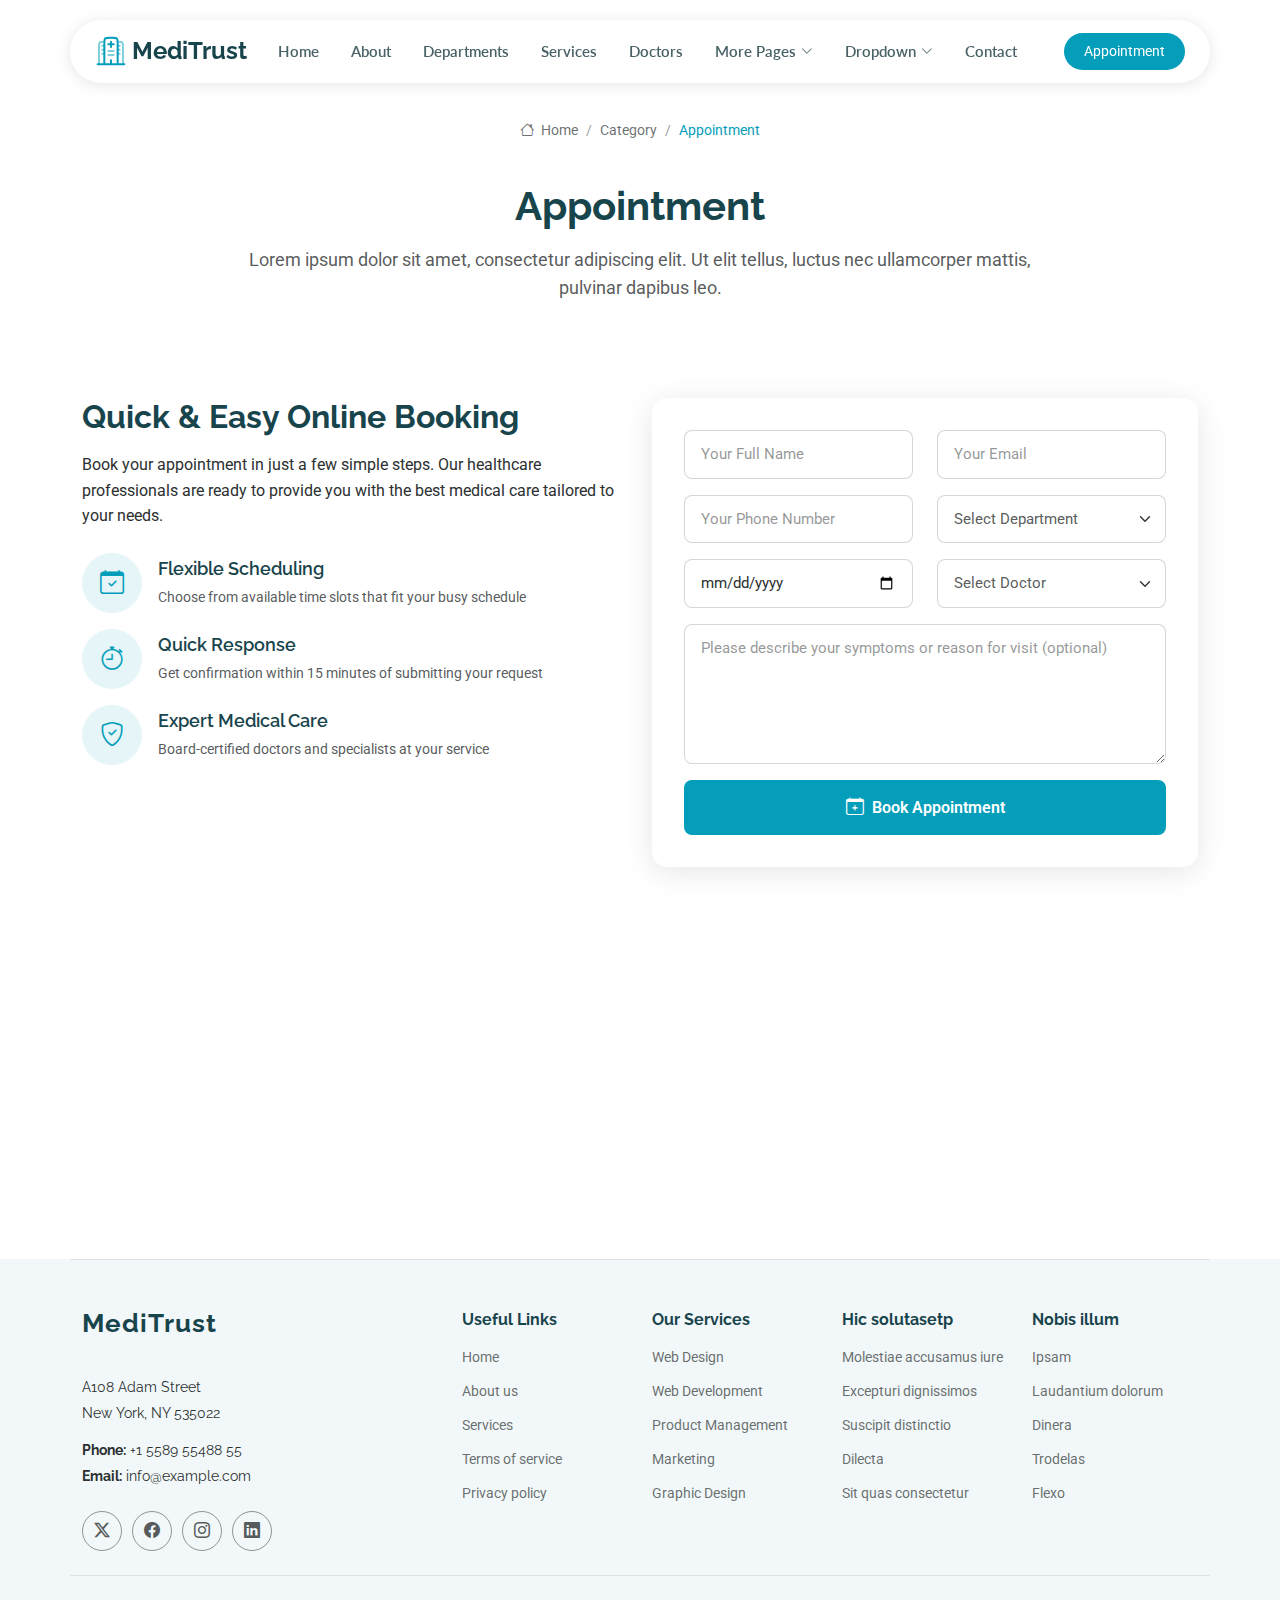
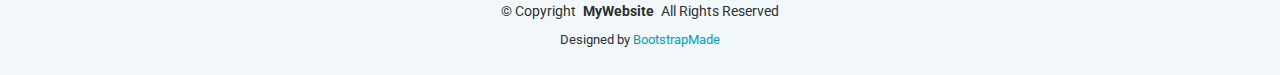
<file: MediTrust/appointment.html>
<!DOCTYPE html>
<html lang="en">

<head>
  <meta charset="utf-8">
  <meta content="width=device-width, initial-scale=1.0" name="viewport">
  <title>Appointment - MediTrust Bootstrap Template</title>
  <meta name="description" content="">
  <meta name="keywords" content="">

  <!-- Favicons -->
  <link href="assets/img/favicon.png" rel="icon">
  <link href="assets/img/apple-touch-icon.png" rel="apple-touch-icon">

  <!-- Fonts -->
  <link href="https://fonts.googleapis.com" rel="preconnect">
  <link href="https://fonts.gstatic.com" rel="preconnect" crossorigin>
  <link href="https://fonts.googleapis.com/css2?family=Roboto:ital,wght@0,100;0,300;0,400;0,500;0,700;0,900;1,100;1,300;1,400;1,500;1,700;1,900&family=Lato:ital,wght@0,100;0,300;0,400;0,700;0,900;1,100;1,300;1,400;1,700;1,900&family=Raleway:ital,wght@0,100;0,200;0,300;0,400;0,500;0,600;0,700;0,800;0,900;1,100;1,200;1,300;1,400;1,500;1,600;1,700;1,800;1,900&display=swap" rel="stylesheet">

  <!-- Vendor CSS Files -->
  <link href="assets/vendor/bootstrap/css/bootstrap.min.css" rel="stylesheet">
  <link href="assets/vendor/bootstrap-icons/bootstrap-icons.css" rel="stylesheet">
  <link href="assets/vendor/aos/aos.css" rel="stylesheet">
  <link href="assets/vendor/fontawesome-free/css/all.min.css" rel="stylesheet">
  <link href="assets/vendor/swiper/swiper-bundle.min.css" rel="stylesheet">
  <link href="assets/vendor/glightbox/css/glightbox.min.css" rel="stylesheet">

  <!-- Main CSS File -->
  <link href="assets/css/main.css" rel="stylesheet">

  <!-- =======================================================
  * Template Name: MediTrust
  * Template URL: https://bootstrapmade.com/meditrust-bootstrap-hospital-website-template/
  * Updated: Jul 04 2025 with Bootstrap v5.3.7
  * Author: BootstrapMade.com
  * License: https://bootstrapmade.com/license/
  ======================================================== -->
</head>

<body class="appointment-page">

  <header id="header" class="header d-flex align-items-center fixed-top">
    <div class="header-container container-fluid container-xl position-relative d-flex align-items-center justify-content-between">

      <a href="index.html" class="logo d-flex align-items-center me-auto me-xl-0">
        <!-- Uncomment the line below if you also wish to use an image logo -->
        <!-- <img src="assets/img/logo.webp" alt=""> -->
        <svg class="my-icon" viewBox="0 0 24 24" fill="none" xmlns="http://www.w3.org/2000/svg">
          <g id="bgCarrier" stroke-width="0"></g>
          <g id="tracerCarrier" stroke-linecap="round" stroke-linejoin="round"></g>
          <g id="iconCarrier">
            <path d="M22 22L2 22" stroke="currentColor" stroke-width="1.5" stroke-linecap="round"></path>
            <path d="M17 22V6C17 4.11438 17 3.17157 16.4142 2.58579C15.8284 2 14.8856 2 13 2H11C9.11438 2 8.17157 2 7.58579 2.58579C7 3.17157 7 4.11438 7 6V22" stroke="currentColor" stroke-width="1.5"></path>
            <path opacity="0.5" d="M21 22V8.5C21 7.09554 21 6.39331 20.6629 5.88886C20.517 5.67048 20.3295 5.48298 20.1111 5.33706C19.6067 5 18.9045 5 17.5 5" stroke="currentColor" stroke-width="1.5"></path>
            <path opacity="0.5" d="M3 22V8.5C3 7.09554 3 6.39331 3.33706 5.88886C3.48298 5.67048 3.67048 5.48298 3.88886 5.33706C4.39331 5 5.09554 5 6.5 5" stroke="currentColor" stroke-width="1.5"></path>
            <path d="M12 22V19" stroke="currentColor" stroke-width="1.5" stroke-linecap="round"></path>
            <path opacity="0.5" d="M10 12H14" stroke="currentColor" stroke-width="1.5" stroke-linecap="round"></path>
            <path opacity="0.5" d="M5.5 11H7" stroke="currentColor" stroke-width="1.5" stroke-linecap="round"></path>
            <path opacity="0.5" d="M5.5 14H7" stroke="currentColor" stroke-width="1.5" stroke-linecap="round"></path>
            <path opacity="0.5" d="M17 11H18.5" stroke="currentColor" stroke-width="1.5" stroke-linecap="round"></path>
            <path opacity="0.5" d="M17 14H18.5" stroke="currentColor" stroke-width="1.5" stroke-linecap="round"></path>
            <path opacity="0.5" d="M5.5 8H7" stroke="currentColor" stroke-width="1.5" stroke-linecap="round"></path>
            <path opacity="0.5" d="M17 8H18.5" stroke="currentColor" stroke-width="1.5" stroke-linecap="round"></path>
            <path opacity="0.5" d="M10 15H14" stroke="currentColor" stroke-width="1.5" stroke-linecap="round"></path>
            <path d="M12 9V5" stroke="currentColor" stroke-width="1.5" stroke-linecap="round" stroke-linejoin="round"></path>
            <path d="M14 7L10 7" stroke="currentColor" stroke-width="1.5" stroke-linecap="round" stroke-linejoin="round"></path>
          </g>
        </svg>

        <h1 class="sitename">MediTrust</h1>
      </a>

      <nav id="navmenu" class="navmenu">
        <ul>
          <li><a href="index.html">Home</a></li>
          <li><a href="about.html">About</a></li>
          <li><a href="departments.html">Departments</a></li>
          <li><a href="services.html">Services</a></li>
          <li><a href="doctors.html">Doctors</a></li>
          <li class="dropdown"><a href="#"><span>More Pages</span> <i class="bi bi-chevron-down toggle-dropdown"></i></a>
            <ul>
              <li><a href="department-details.html">Department Details</a></li>
              <li><a href="service-details.html">Service Details</a></li>
              <li><a href="appointment.html" class="active">Appointment</a></li>
              <li><a href="testimonials.html">Testimonials</a></li>
              <li><a href="faq.html">Frequently Asked Questions</a></li>
              <li><a href="gallery.html">Gallery</a></li>
              <li><a href="terms.html">Terms</a></li>
              <li><a href="privacy.html">Privacy</a></li>
              <li><a href="404.html">404</a></li>
            </ul>
          </li>
          <li class="dropdown"><a href="#"><span>Dropdown</span> <i class="bi bi-chevron-down toggle-dropdown"></i></a>
            <ul>
              <li><a href="#">Dropdown 1</a></li>
              <li class="dropdown"><a href="#"><span>Deep Dropdown</span> <i class="bi bi-chevron-down toggle-dropdown"></i></a>
                <ul>
                  <li><a href="#">Deep Dropdown 1</a></li>
                  <li><a href="#">Deep Dropdown 2</a></li>
                  <li><a href="#">Deep Dropdown 3</a></li>
                  <li><a href="#">Deep Dropdown 4</a></li>
                  <li><a href="#">Deep Dropdown 5</a></li>
                </ul>
              </li>
              <li><a href="#">Dropdown 2</a></li>
              <li><a href="#">Dropdown 3</a></li>
              <li><a href="#">Dropdown 4</a></li>
            </ul>
          </li>
          <li><a href="contact.html">Contact</a></li>
        </ul>
        <i class="mobile-nav-toggle d-xl-none bi bi-list"></i>
      </nav>

      <a class="btn-getstarted" href="appointment.html">Appointment</a>

    </div>
  </header>

  <main class="main">

    <!-- Page Title -->
    <div class="page-title">
      <div class="breadcrumbs">
        <nav aria-label="breadcrumb">
          <ol class="breadcrumb">
            <li class="breadcrumb-item"><a href="#"><i class="bi bi-house"></i> Home</a></li>
            <li class="breadcrumb-item"><a href="#">Category</a></li>
            <li class="breadcrumb-item active current">Appointment</li>
          </ol>
        </nav>
      </div>

      <div class="title-wrapper">
        <h1>Appointment</h1>
        <p>Lorem ipsum dolor sit amet, consectetur adipiscing elit. Ut elit tellus, luctus nec ullamcorper mattis, pulvinar dapibus leo.</p>
      </div>
    </div><!-- End Page Title -->

    <!-- Appointmnet Section -->
    <section id="appointmnet" class="appointmnet section">

      <div class="container" data-aos="fade-up" data-aos-delay="100">

        <div class="row gy-4">

          <!-- Appointment Info -->
          <div class="col-lg-6">
            <div class="appointment-info">
              <h3>Quick &amp; Easy Online Booking</h3>
              <p class="mb-4">Book your appointment in just a few simple steps. Our healthcare professionals are ready to provide you with the best medical care tailored to your needs.</p>

              <div class="info-items">
                <div class="info-item d-flex align-items-center mb-3" data-aos="fade-up" data-aos-delay="200">
                  <div class="icon-wrapper me-3">
                    <i class="bi bi-calendar-check"></i>
                  </div>
                  <div>
                    <h5>Flexible Scheduling</h5>
                    <p class="mb-0">Choose from available time slots that fit your busy schedule</p>
                  </div>
                </div><!-- End Info Item -->

                <div class="info-item d-flex align-items-center mb-3" data-aos="fade-up" data-aos-delay="250">
                  <div class="icon-wrapper me-3">
                    <i class="bi bi-stopwatch"></i>
                  </div>
                  <div>
                    <h5>Quick Response</h5>
                    <p class="mb-0">Get confirmation within 15 minutes of submitting your request</p>
                  </div>
                </div><!-- End Info Item -->

                <div class="info-item d-flex align-items-center mb-3" data-aos="fade-up" data-aos-delay="300">
                  <div class="icon-wrapper me-3">
                    <i class="bi bi-shield-check"></i>
                  </div>
                  <div>
                    <h5>Expert Medical Care</h5>
                    <p class="mb-0">Board-certified doctors and specialists at your service</p>
                  </div>
                </div><!-- End Info Item -->
              </div>

              <div class="emergency-contact mt-4" data-aos="fade-up" data-aos-delay="350">
                <div class="emergency-card p-3">
                  <h6 class="mb-2"><i class="bi bi-telephone-fill me-2"></i>Emergency Hotline</h6>
                  <p class="mb-0">Call <strong>+1 (555) 911-4567</strong> for urgent medical assistance</p>
                </div>
              </div>

            </div>
          </div><!-- End Appointment Info -->

          <!-- Appointment Form -->
          <div class="col-lg-6">
            <div class="appointment-form-wrapper" data-aos="fade-up" data-aos-delay="200">
              <form action="forms/appointment.php" method="post" class="appointment-form php-email-form">
                <div class="row gy-3">

                  <div class="col-md-6">
                    <input type="text" name="name" class="form-control" placeholder="Your Full Name" required="">
                  </div>

                  <div class="col-md-6">
                    <input type="email" name="email" class="form-control" placeholder="Your Email" required="">
                  </div>

                  <div class="col-md-6">
                    <input type="tel" name="phone" class="form-control" placeholder="Your Phone Number" required="">
                  </div>

                  <div class="col-md-6">
                    <select name="department" class="form-select" required="">
                      <option value="">Select Department</option>
                      <option value="cardiology">Cardiology</option>
                      <option value="neurology">Neurology</option>
                      <option value="orthopedics">Orthopedics</option>
                      <option value="pediatrics">Pediatrics</option>
                      <option value="dermatology">Dermatology</option>
                      <option value="general">General Medicine</option>
                    </select>
                  </div>

                  <div class="col-md-6">
                    <input type="date" name="date" class="form-control" required="">
                  </div>

                  <div class="col-md-6">
                    <select name="doctor" class="form-select" required="">
                      <option value="">Select Doctor</option>
                      <option value="dr-johnson">Dr. Sarah Johnson</option>
                      <option value="dr-martinez">Dr. Michael Martinez</option>
                      <option value="dr-chen">Dr. Lisa Chen</option>
                      <option value="dr-patel">Dr. Raj Patel</option>
                      <option value="dr-williams">Dr. Emily Williams</option>
                      <option value="dr-thompson">Dr. David Thompson</option>
                    </select>
                  </div>

                  <div class="col-12">
                    <textarea class="form-control" name="message" rows="5" placeholder="Please describe your symptoms or reason for visit (optional)"></textarea>
                  </div>

                  <div class="col-12">
                    <div class="loading">Loading</div>
                    <div class="error-message"></div>
                    <div class="sent-message">Your appointment request has been sent successfully. We will contact you shortly!</div>

                    <button type="submit" class="btn btn-appointment w-100">
                      <i class="bi bi-calendar-plus me-2"></i>Book Appointment
                    </button>
                  </div>

                </div>
              </form>
            </div>
          </div><!-- End Appointment Form -->

        </div>

        <!-- Process Steps -->
        <div class="process-steps mt-5" data-aos="fade-up" data-aos-delay="300">
          <div class="row text-center gy-4">
            <div class="col-lg-3 col-md-6">
              <div class="step-item">
                <div class="step-number">1</div>
                <div class="step-icon">
                  <i class="bi bi-person-fill"></i>
                </div>
                <h5>Fill Details</h5>
                <p>Provide your personal information and select your preferred department</p>
              </div>
            </div><!-- End Step -->

            <div class="col-lg-3 col-md-6">
              <div class="step-item">
                <div class="step-number">2</div>
                <div class="step-icon">
                  <i class="bi bi-calendar-event"></i>
                </div>
                <h5>Choose Date</h5>
                <p>Select your preferred date and time slot from available options</p>
              </div>
            </div><!-- End Step -->

            <div class="col-lg-3 col-md-6">
              <div class="step-item">
                <div class="step-number">3</div>
                <div class="step-icon">
                  <i class="bi bi-check-circle"></i>
                </div>
                <h5>Confirmation</h5>
                <p>Receive instant confirmation and appointment details via email or SMS</p>
              </div>
            </div><!-- End Step -->

            <div class="col-lg-3 col-md-6">
              <div class="step-item">
                <div class="step-number">4</div>
                <div class="step-icon">
                  <i class="bi bi-heart-pulse"></i>
                </div>
                <h5>Get Treatment</h5>
                <p>Visit our clinic at your scheduled time and receive quality healthcare</p>
              </div>
            </div><!-- End Step -->

          </div>
        </div><!-- End Process Steps -->

      </div>

    </section><!-- /Appointmnet Section -->

  </main>

  <footer id="footer" class="footer position-relative light-background">

    <div class="container footer-top">
      <div class="row gy-4">
        <div class="col-lg-4 col-md-6 footer-about">
          <a href="index.html" class="logo d-flex align-items-center">
            <span class="sitename">MediTrust</span>
          </a>
          <div class="footer-contact pt-3">
            <p>A108 Adam Street</p>
            <p>New York, NY 535022</p>
            <p class="mt-3"><strong>Phone:</strong> <span>+1 5589 55488 55</span></p>
            <p><strong>Email:</strong> <span>info@example.com</span></p>
          </div>
          <div class="social-links d-flex mt-4">
            <a href=""><i class="bi bi-twitter-x"></i></a>
            <a href=""><i class="bi bi-facebook"></i></a>
            <a href=""><i class="bi bi-instagram"></i></a>
            <a href=""><i class="bi bi-linkedin"></i></a>
          </div>
        </div>

        <div class="col-lg-2 col-md-3 footer-links">
          <h4>Useful Links</h4>
          <ul>
            <li><a href="#">Home</a></li>
            <li><a href="#">About us</a></li>
            <li><a href="#">Services</a></li>
            <li><a href="#">Terms of service</a></li>
            <li><a href="#">Privacy policy</a></li>
          </ul>
        </div>

        <div class="col-lg-2 col-md-3 footer-links">
          <h4>Our Services</h4>
          <ul>
            <li><a href="#">Web Design</a></li>
            <li><a href="#">Web Development</a></li>
            <li><a href="#">Product Management</a></li>
            <li><a href="#">Marketing</a></li>
            <li><a href="#">Graphic Design</a></li>
          </ul>
        </div>

        <div class="col-lg-2 col-md-3 footer-links">
          <h4>Hic solutasetp</h4>
          <ul>
            <li><a href="#">Molestiae accusamus iure</a></li>
            <li><a href="#">Excepturi dignissimos</a></li>
            <li><a href="#">Suscipit distinctio</a></li>
            <li><a href="#">Dilecta</a></li>
            <li><a href="#">Sit quas consectetur</a></li>
          </ul>
        </div>

        <div class="col-lg-2 col-md-3 footer-links">
          <h4>Nobis illum</h4>
          <ul>
            <li><a href="#">Ipsam</a></li>
            <li><a href="#">Laudantium dolorum</a></li>
            <li><a href="#">Dinera</a></li>
            <li><a href="#">Trodelas</a></li>
            <li><a href="#">Flexo</a></li>
          </ul>
        </div>

      </div>
    </div>

    <div class="container copyright text-center mt-4">
      <p>© <span>Copyright</span> <strong class="px-1 sitename">MyWebsite</strong> <span>All Rights Reserved</span></p>
      <div class="credits">
        <!-- All the links in the footer should remain intact. -->
        <!-- You can delete the links only if you've purchased the pro version. -->
        <!-- Licensing information: https://bootstrapmade.com/license/ -->
        <!-- Purchase the pro version with working PHP/AJAX contact form: [buy-url] -->
        Designed by <a href="https://bootstrapmade.com/">BootstrapMade</a>
      </div>
    </div>

  </footer>

  <!-- Scroll Top -->
  <a href="#" id="scroll-top" class="scroll-top d-flex align-items-center justify-content-center"><i class="bi bi-arrow-up-short"></i></a>

  <!-- Preloader -->
  <div id="preloader"></div>

  <!-- Vendor JS Files -->
  <script src="assets/vendor/bootstrap/js/bootstrap.bundle.min.js"></script>
  <script src="assets/vendor/php-email-form/validate.js"></script>
  <script src="assets/vendor/aos/aos.js"></script>
  <script src="assets/vendor/purecounter/purecounter_vanilla.js"></script>
  <script src="assets/vendor/swiper/swiper-bundle.min.js"></script>
  <script src="assets/vendor/imagesloaded/imagesloaded.pkgd.min.js"></script>
  <script src="assets/vendor/isotope-layout/isotope.pkgd.min.js"></script>
  <script src="assets/vendor/glightbox/js/glightbox.min.js"></script>

  <!-- Main JS File -->
  <script src="assets/js/main.js"></script>

</body>

</html>
</file>
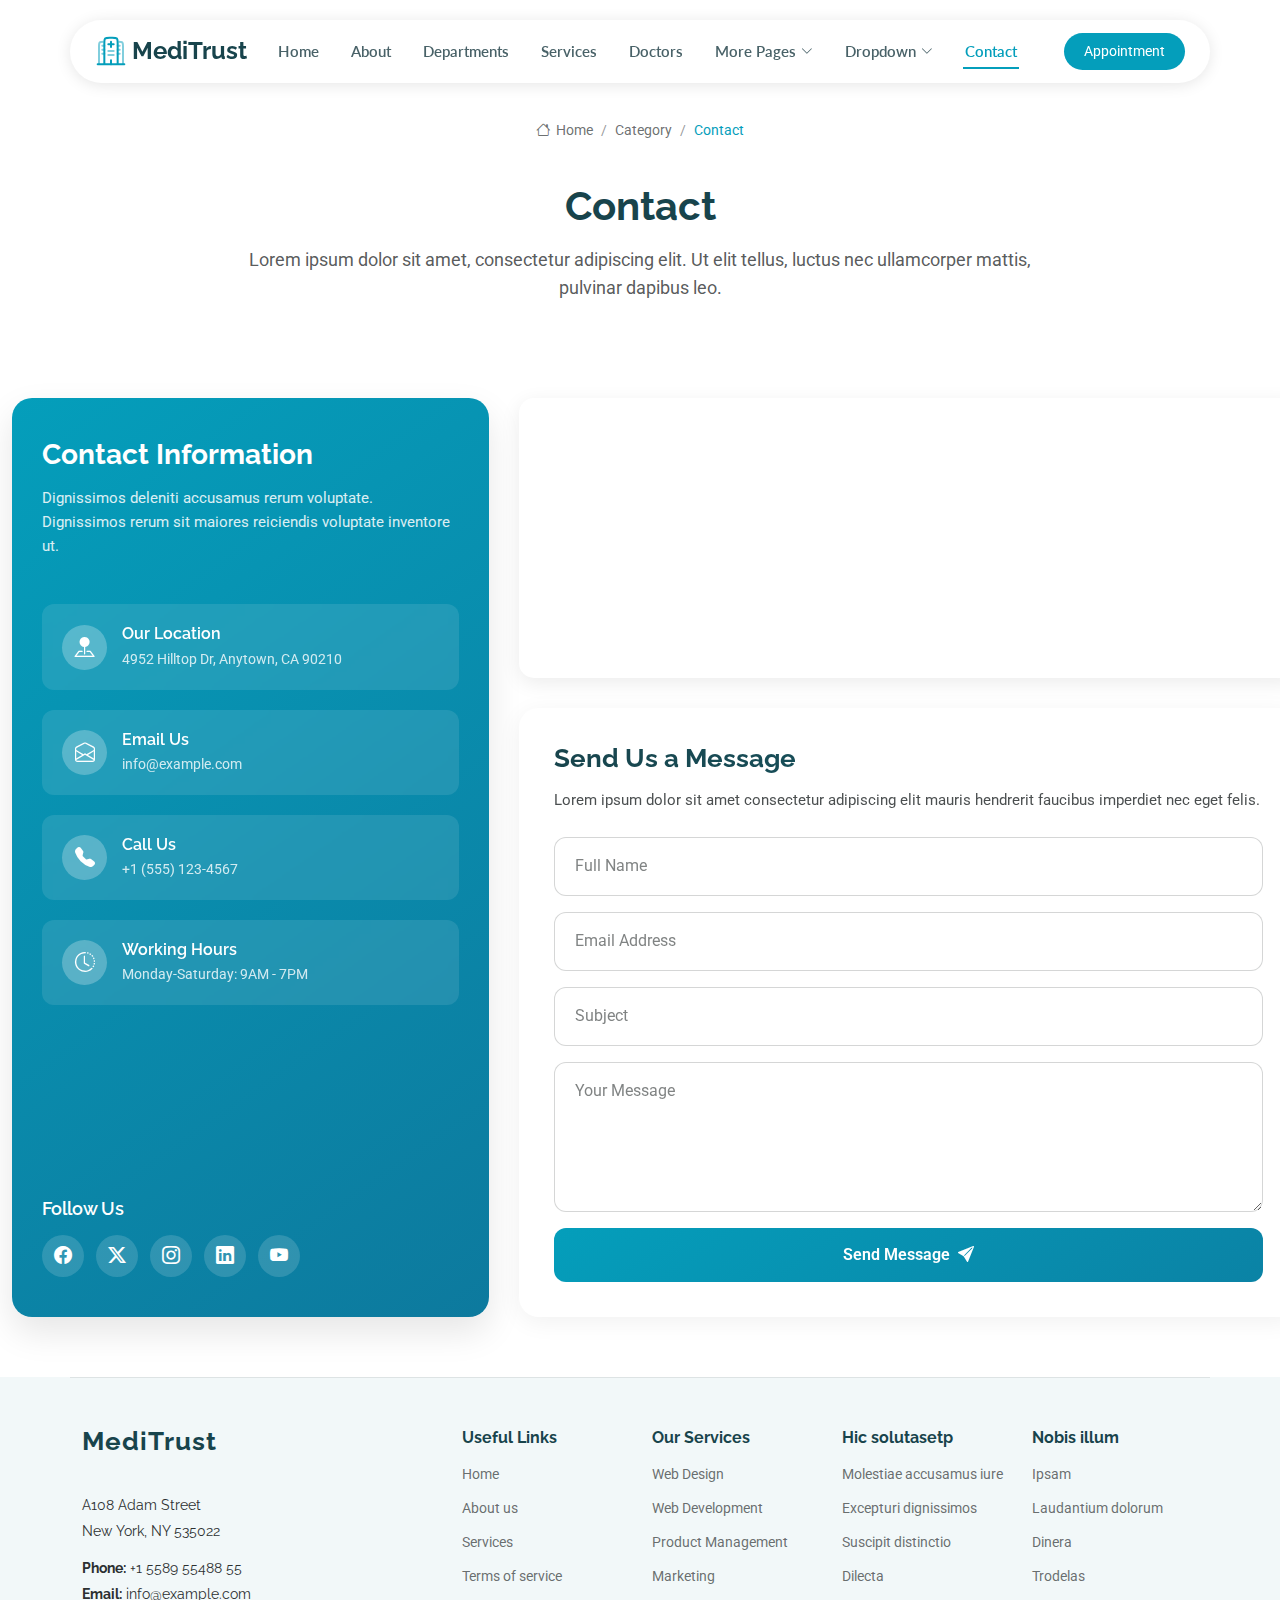
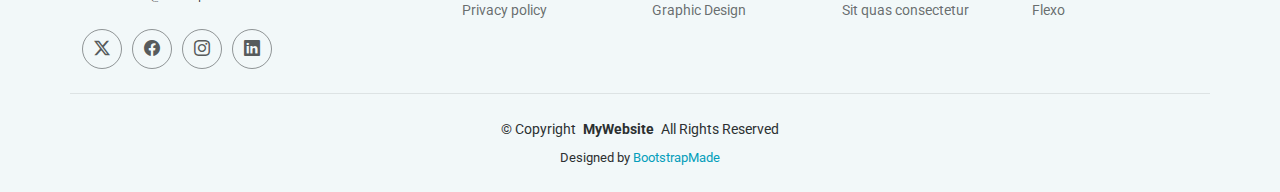
<file: MediTrust/contact.html>
<!DOCTYPE html>
<html lang="en">

<head>
  <meta charset="utf-8">
  <meta content="width=device-width, initial-scale=1.0" name="viewport">
  <title>Contact - MediTrust Bootstrap Template</title>
  <meta name="description" content="">
  <meta name="keywords" content="">

  <!-- Favicons -->
  <link href="assets/img/favicon.png" rel="icon">
  <link href="assets/img/apple-touch-icon.png" rel="apple-touch-icon">

  <!-- Fonts -->
  <link href="https://fonts.googleapis.com" rel="preconnect">
  <link href="https://fonts.gstatic.com" rel="preconnect" crossorigin>
  <link href="https://fonts.googleapis.com/css2?family=Roboto:ital,wght@0,100;0,300;0,400;0,500;0,700;0,900;1,100;1,300;1,400;1,500;1,700;1,900&family=Lato:ital,wght@0,100;0,300;0,400;0,700;0,900;1,100;1,300;1,400;1,700;1,900&family=Raleway:ital,wght@0,100;0,200;0,300;0,400;0,500;0,600;0,700;0,800;0,900;1,100;1,200;1,300;1,400;1,500;1,600;1,700;1,800;1,900&display=swap" rel="stylesheet">

  <!-- Vendor CSS Files -->
  <link href="assets/vendor/bootstrap/css/bootstrap.min.css" rel="stylesheet">
  <link href="assets/vendor/bootstrap-icons/bootstrap-icons.css" rel="stylesheet">
  <link href="assets/vendor/aos/aos.css" rel="stylesheet">
  <link href="assets/vendor/fontawesome-free/css/all.min.css" rel="stylesheet">
  <link href="assets/vendor/swiper/swiper-bundle.min.css" rel="stylesheet">
  <link href="assets/vendor/glightbox/css/glightbox.min.css" rel="stylesheet">

  <!-- Main CSS File -->
  <link href="assets/css/main.css" rel="stylesheet">

  <!-- =======================================================
  * Template Name: MediTrust
  * Template URL: https://bootstrapmade.com/meditrust-bootstrap-hospital-website-template/
  * Updated: Jul 04 2025 with Bootstrap v5.3.7
  * Author: BootstrapMade.com
  * License: https://bootstrapmade.com/license/
  ======================================================== -->
</head>

<body class="contact-page">

  <header id="header" class="header d-flex align-items-center fixed-top">
    <div class="header-container container-fluid container-xl position-relative d-flex align-items-center justify-content-between">

      <a href="index.html" class="logo d-flex align-items-center me-auto me-xl-0">
        <!-- Uncomment the line below if you also wish to use an image logo -->
        <!-- <img src="assets/img/logo.webp" alt=""> -->
        <svg class="my-icon" viewBox="0 0 24 24" fill="none" xmlns="http://www.w3.org/2000/svg">
          <g id="bgCarrier" stroke-width="0"></g>
          <g id="tracerCarrier" stroke-linecap="round" stroke-linejoin="round"></g>
          <g id="iconCarrier">
            <path d="M22 22L2 22" stroke="currentColor" stroke-width="1.5" stroke-linecap="round"></path>
            <path d="M17 22V6C17 4.11438 17 3.17157 16.4142 2.58579C15.8284 2 14.8856 2 13 2H11C9.11438 2 8.17157 2 7.58579 2.58579C7 3.17157 7 4.11438 7 6V22" stroke="currentColor" stroke-width="1.5"></path>
            <path opacity="0.5" d="M21 22V8.5C21 7.09554 21 6.39331 20.6629 5.88886C20.517 5.67048 20.3295 5.48298 20.1111 5.33706C19.6067 5 18.9045 5 17.5 5" stroke="currentColor" stroke-width="1.5"></path>
            <path opacity="0.5" d="M3 22V8.5C3 7.09554 3 6.39331 3.33706 5.88886C3.48298 5.67048 3.67048 5.48298 3.88886 5.33706C4.39331 5 5.09554 5 6.5 5" stroke="currentColor" stroke-width="1.5"></path>
            <path d="M12 22V19" stroke="currentColor" stroke-width="1.5" stroke-linecap="round"></path>
            <path opacity="0.5" d="M10 12H14" stroke="currentColor" stroke-width="1.5" stroke-linecap="round"></path>
            <path opacity="0.5" d="M5.5 11H7" stroke="currentColor" stroke-width="1.5" stroke-linecap="round"></path>
            <path opacity="0.5" d="M5.5 14H7" stroke="currentColor" stroke-width="1.5" stroke-linecap="round"></path>
            <path opacity="0.5" d="M17 11H18.5" stroke="currentColor" stroke-width="1.5" stroke-linecap="round"></path>
            <path opacity="0.5" d="M17 14H18.5" stroke="currentColor" stroke-width="1.5" stroke-linecap="round"></path>
            <path opacity="0.5" d="M5.5 8H7" stroke="currentColor" stroke-width="1.5" stroke-linecap="round"></path>
            <path opacity="0.5" d="M17 8H18.5" stroke="currentColor" stroke-width="1.5" stroke-linecap="round"></path>
            <path opacity="0.5" d="M10 15H14" stroke="currentColor" stroke-width="1.5" stroke-linecap="round"></path>
            <path d="M12 9V5" stroke="currentColor" stroke-width="1.5" stroke-linecap="round" stroke-linejoin="round"></path>
            <path d="M14 7L10 7" stroke="currentColor" stroke-width="1.5" stroke-linecap="round" stroke-linejoin="round"></path>
          </g>
        </svg>

        <h1 class="sitename">MediTrust</h1>
      </a>

      <nav id="navmenu" class="navmenu">
        <ul>
          <li><a href="index.html">Home</a></li>
          <li><a href="about.html">About</a></li>
          <li><a href="departments.html">Departments</a></li>
          <li><a href="services.html">Services</a></li>
          <li><a href="doctors.html">Doctors</a></li>
          <li class="dropdown"><a href="#"><span>More Pages</span> <i class="bi bi-chevron-down toggle-dropdown"></i></a>
            <ul>
              <li><a href="department-details.html">Department Details</a></li>
              <li><a href="service-details.html">Service Details</a></li>
              <li><a href="appointment.html">Appointment</a></li>
              <li><a href="testimonials.html">Testimonials</a></li>
              <li><a href="faq.html">Frequently Asked Questions</a></li>
              <li><a href="gallery.html">Gallery</a></li>
              <li><a href="terms.html">Terms</a></li>
              <li><a href="privacy.html">Privacy</a></li>
              <li><a href="404.html">404</a></li>
            </ul>
          </li>
          <li class="dropdown"><a href="#"><span>Dropdown</span> <i class="bi bi-chevron-down toggle-dropdown"></i></a>
            <ul>
              <li><a href="#">Dropdown 1</a></li>
              <li class="dropdown"><a href="#"><span>Deep Dropdown</span> <i class="bi bi-chevron-down toggle-dropdown"></i></a>
                <ul>
                  <li><a href="#">Deep Dropdown 1</a></li>
                  <li><a href="#">Deep Dropdown 2</a></li>
                  <li><a href="#">Deep Dropdown 3</a></li>
                  <li><a href="#">Deep Dropdown 4</a></li>
                  <li><a href="#">Deep Dropdown 5</a></li>
                </ul>
              </li>
              <li><a href="#">Dropdown 2</a></li>
              <li><a href="#">Dropdown 3</a></li>
              <li><a href="#">Dropdown 4</a></li>
            </ul>
          </li>
          <li><a href="contact.html" class="active">Contact</a></li>
        </ul>
        <i class="mobile-nav-toggle d-xl-none bi bi-list"></i>
      </nav>

      <a class="btn-getstarted" href="appointment.html">Appointment</a>

    </div>
  </header>

  <main class="main">

    <!-- Page Title -->
    <div class="page-title">
      <div class="breadcrumbs">
        <nav aria-label="breadcrumb">
          <ol class="breadcrumb">
            <li class="breadcrumb-item"><a href="#"><i class="bi bi-house"></i> Home</a></li>
            <li class="breadcrumb-item"><a href="#">Category</a></li>
            <li class="breadcrumb-item active current">Contact</li>
          </ol>
        </nav>
      </div>

      <div class="title-wrapper">
        <h1>Contact</h1>
        <p>Lorem ipsum dolor sit amet, consectetur adipiscing elit. Ut elit tellus, luctus nec ullamcorper mattis, pulvinar dapibus leo.</p>
      </div>
    </div><!-- End Page Title -->

    <!-- Contact Section -->
    <section id="contact" class="contact section">

      <div class="container">
        <div class="contact-wrapper">
          <div class="contact-info-panel">
            <div class="contact-info-header">
              <h3>Contact Information</h3>
              <p>Dignissimos deleniti accusamus rerum voluptate. Dignissimos rerum sit maiores reiciendis voluptate inventore ut.</p>
            </div>

            <div class="contact-info-cards">
              <div class="info-card">
                <div class="icon-container">
                  <i class="bi bi-pin-map-fill"></i>
                </div>
                <div class="card-content">
                  <h4>Our Location</h4>
                  <p>4952 Hilltop Dr, Anytown, CA 90210</p>
                </div>
              </div>

              <div class="info-card">
                <div class="icon-container">
                  <i class="bi bi-envelope-open"></i>
                </div>
                <div class="card-content">
                  <h4>Email Us</h4>
                  <p>info@example.com</p>
                </div>
              </div>

              <div class="info-card">
                <div class="icon-container">
                  <i class="bi bi-telephone-fill"></i>
                </div>
                <div class="card-content">
                  <h4>Call Us</h4>
                  <p>+1 (555) 123-4567</p>
                </div>
              </div>

              <div class="info-card">
                <div class="icon-container">
                  <i class="bi bi-clock-history"></i>
                </div>
                <div class="card-content">
                  <h4>Working Hours</h4>
                  <p>Monday-Saturday: 9AM - 7PM</p>
                </div>
              </div>
            </div>

            <div class="social-links-panel">
              <h5>Follow Us</h5>
              <div class="social-icons">
                <a href="#"><i class="bi bi-facebook"></i></a>
                <a href="#"><i class="bi bi-twitter-x"></i></a>
                <a href="#"><i class="bi bi-instagram"></i></a>
                <a href="#"><i class="bi bi-linkedin"></i></a>
                <a href="#"><i class="bi bi-youtube"></i></a>
              </div>
            </div>
          </div>

          <div class="contact-form-panel">
            <div class="map-container">
              <iframe src="https://www.google.com/maps/embed?pb=!1m14!1m8!1m3!1d48389.78314118045!2d-74.006138!3d40.710059!3m2!1i1024!2i768!4f13.1!3m3!1m2!1s0x89c25a22a3bda30d%3A0xb89d1fe6bc499443!2sDowntown%20Conference%20Center!5e0!3m2!1sen!2sus!4v1676961268712!5m2!1sen!2sus" width="100%" height="100%" style="border:0;" allowfullscreen="" loading="lazy" referrerpolicy="no-referrer-when-downgrade"></iframe>
            </div>

            <div class="form-container">
              <h3>Send Us a Message</h3>
              <p>Lorem ipsum dolor sit amet consectetur adipiscing elit mauris hendrerit faucibus imperdiet nec eget felis.</p>

              <form action="forms/contact.php" method="post" class="php-email-form">
                <div class="form-floating mb-3">
                  <input type="text" class="form-control" id="nameInput" name="name" placeholder="Full Name" required="">
                  <label for="nameInput">Full Name</label>
                </div>

                <div class="form-floating mb-3">
                  <input type="email" class="form-control" id="emailInput" name="email" placeholder="Email Address" required="">
                  <label for="emailInput">Email Address</label>
                </div>

                <div class="form-floating mb-3">
                  <input type="text" class="form-control" id="subjectInput" name="subject" placeholder="Subject" required="">
                  <label for="subjectInput">Subject</label>
                </div>

                <div class="form-floating mb-3">
                  <textarea class="form-control" id="messageInput" name="message" rows="5" placeholder="Your Message" style="height: 150px" required=""></textarea>
                  <label for="messageInput">Your Message</label>
                </div>

                <div class="my-3">
                  <div class="loading">Loading</div>
                  <div class="error-message"></div>
                  <div class="sent-message">Your message has been sent. Thank you!</div>
                </div>

                <div class="d-grid">
                  <button type="submit" class="btn-submit">Send Message <i class="bi bi-send-fill ms-2"></i></button>
                </div>
              </form>
            </div>
          </div>
        </div>
      </div>
    </section><!-- /Contact Section -->

  </main>

  <footer id="footer" class="footer position-relative light-background">

    <div class="container footer-top">
      <div class="row gy-4">
        <div class="col-lg-4 col-md-6 footer-about">
          <a href="index.html" class="logo d-flex align-items-center">
            <span class="sitename">MediTrust</span>
          </a>
          <div class="footer-contact pt-3">
            <p>A108 Adam Street</p>
            <p>New York, NY 535022</p>
            <p class="mt-3"><strong>Phone:</strong> <span>+1 5589 55488 55</span></p>
            <p><strong>Email:</strong> <span>info@example.com</span></p>
          </div>
          <div class="social-links d-flex mt-4">
            <a href=""><i class="bi bi-twitter-x"></i></a>
            <a href=""><i class="bi bi-facebook"></i></a>
            <a href=""><i class="bi bi-instagram"></i></a>
            <a href=""><i class="bi bi-linkedin"></i></a>
          </div>
        </div>

        <div class="col-lg-2 col-md-3 footer-links">
          <h4>Useful Links</h4>
          <ul>
            <li><a href="#">Home</a></li>
            <li><a href="#">About us</a></li>
            <li><a href="#">Services</a></li>
            <li><a href="#">Terms of service</a></li>
            <li><a href="#">Privacy policy</a></li>
          </ul>
        </div>

        <div class="col-lg-2 col-md-3 footer-links">
          <h4>Our Services</h4>
          <ul>
            <li><a href="#">Web Design</a></li>
            <li><a href="#">Web Development</a></li>
            <li><a href="#">Product Management</a></li>
            <li><a href="#">Marketing</a></li>
            <li><a href="#">Graphic Design</a></li>
          </ul>
        </div>

        <div class="col-lg-2 col-md-3 footer-links">
          <h4>Hic solutasetp</h4>
          <ul>
            <li><a href="#">Molestiae accusamus iure</a></li>
            <li><a href="#">Excepturi dignissimos</a></li>
            <li><a href="#">Suscipit distinctio</a></li>
            <li><a href="#">Dilecta</a></li>
            <li><a href="#">Sit quas consectetur</a></li>
          </ul>
        </div>

        <div class="col-lg-2 col-md-3 footer-links">
          <h4>Nobis illum</h4>
          <ul>
            <li><a href="#">Ipsam</a></li>
            <li><a href="#">Laudantium dolorum</a></li>
            <li><a href="#">Dinera</a></li>
            <li><a href="#">Trodelas</a></li>
            <li><a href="#">Flexo</a></li>
          </ul>
        </div>

      </div>
    </div>

    <div class="container copyright text-center mt-4">
      <p>© <span>Copyright</span> <strong class="px-1 sitename">MyWebsite</strong> <span>All Rights Reserved</span></p>
      <div class="credits">
        <!-- All the links in the footer should remain intact. -->
        <!-- You can delete the links only if you've purchased the pro version. -->
        <!-- Licensing information: https://bootstrapmade.com/license/ -->
        <!-- Purchase the pro version with working PHP/AJAX contact form: [buy-url] -->
        Designed by <a href="https://bootstrapmade.com/">BootstrapMade</a>
      </div>
    </div>

  </footer>

  <!-- Scroll Top -->
  <a href="#" id="scroll-top" class="scroll-top d-flex align-items-center justify-content-center"><i class="bi bi-arrow-up-short"></i></a>

  <!-- Preloader -->
  <div id="preloader"></div>

  <!-- Vendor JS Files -->
  <script src="assets/vendor/bootstrap/js/bootstrap.bundle.min.js"></script>
  <script src="assets/vendor/php-email-form/validate.js"></script>
  <script src="assets/vendor/aos/aos.js"></script>
  <script src="assets/vendor/purecounter/purecounter_vanilla.js"></script>
  <script src="assets/vendor/swiper/swiper-bundle.min.js"></script>
  <script src="assets/vendor/imagesloaded/imagesloaded.pkgd.min.js"></script>
  <script src="assets/vendor/isotope-layout/isotope.pkgd.min.js"></script>
  <script src="assets/vendor/glightbox/js/glightbox.min.js"></script>

  <!-- Main JS File -->
  <script src="assets/js/main.js"></script>

</body>

</html>
</file>
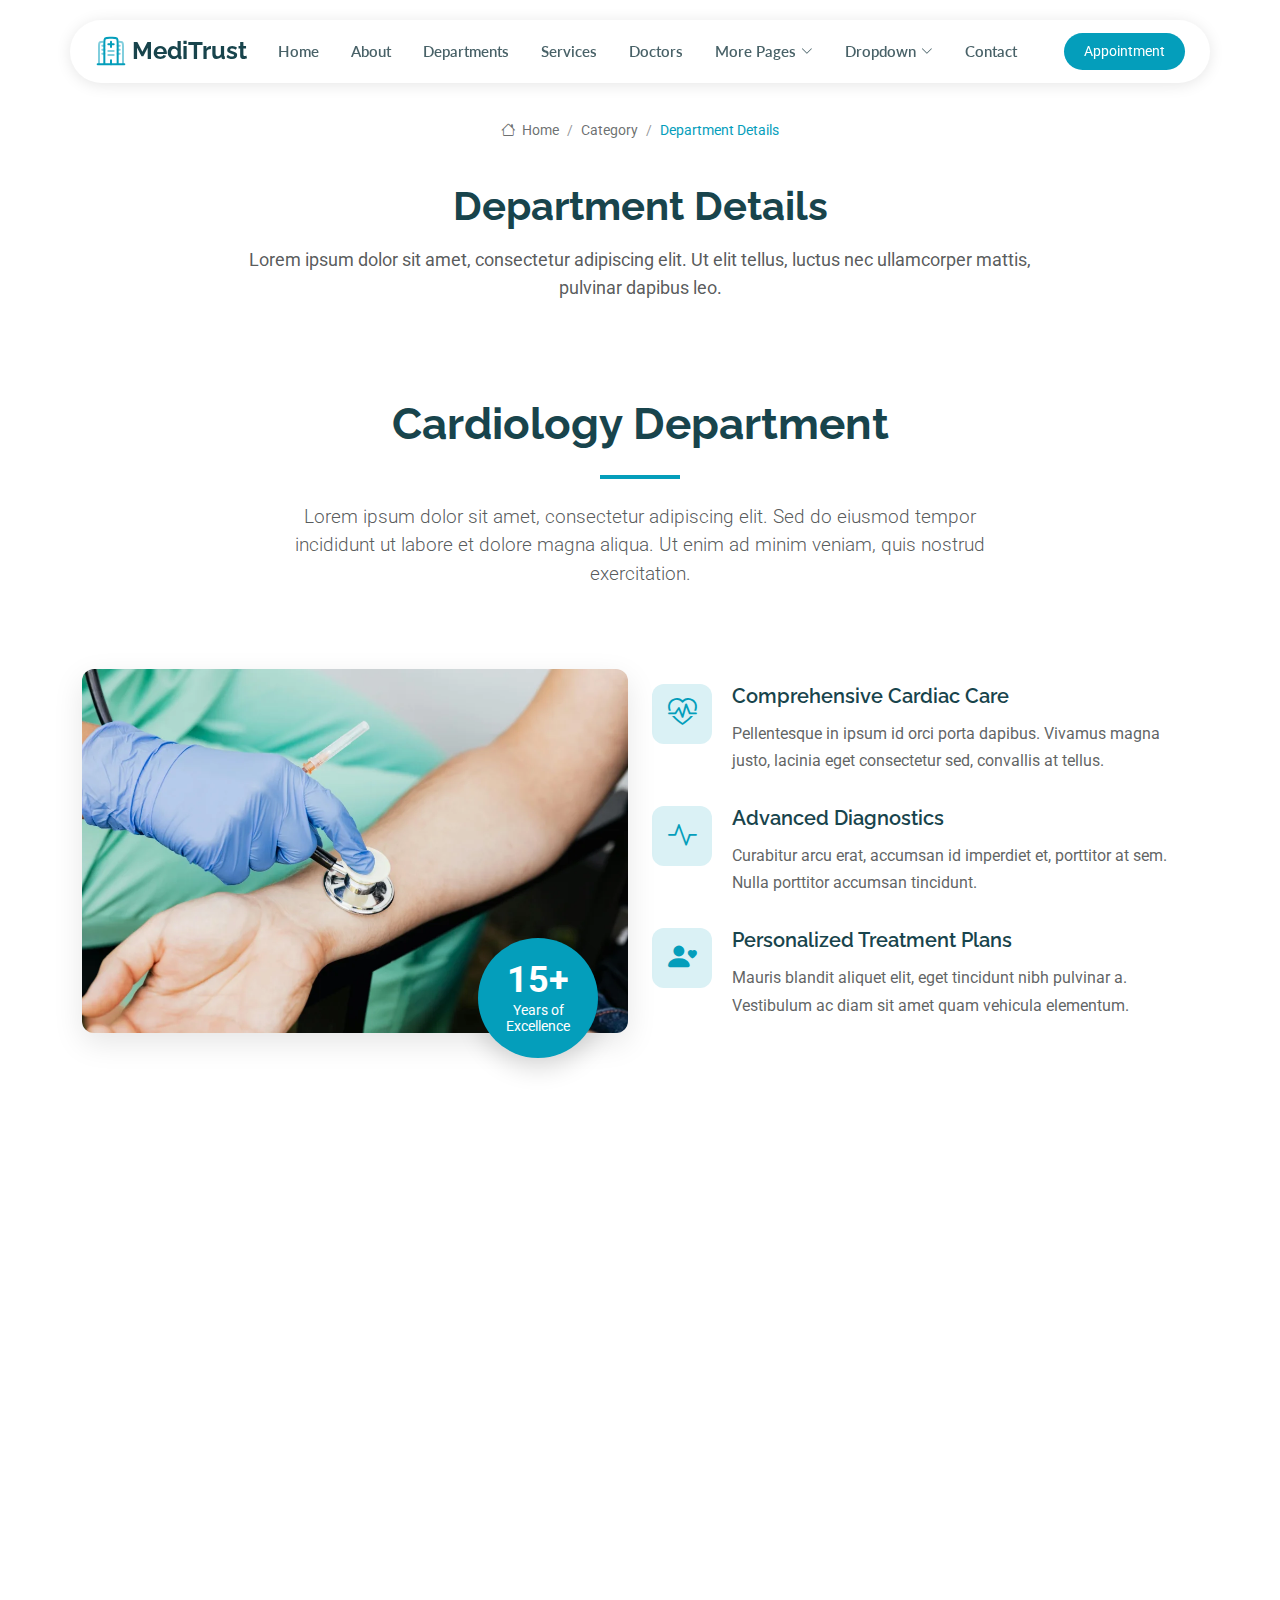
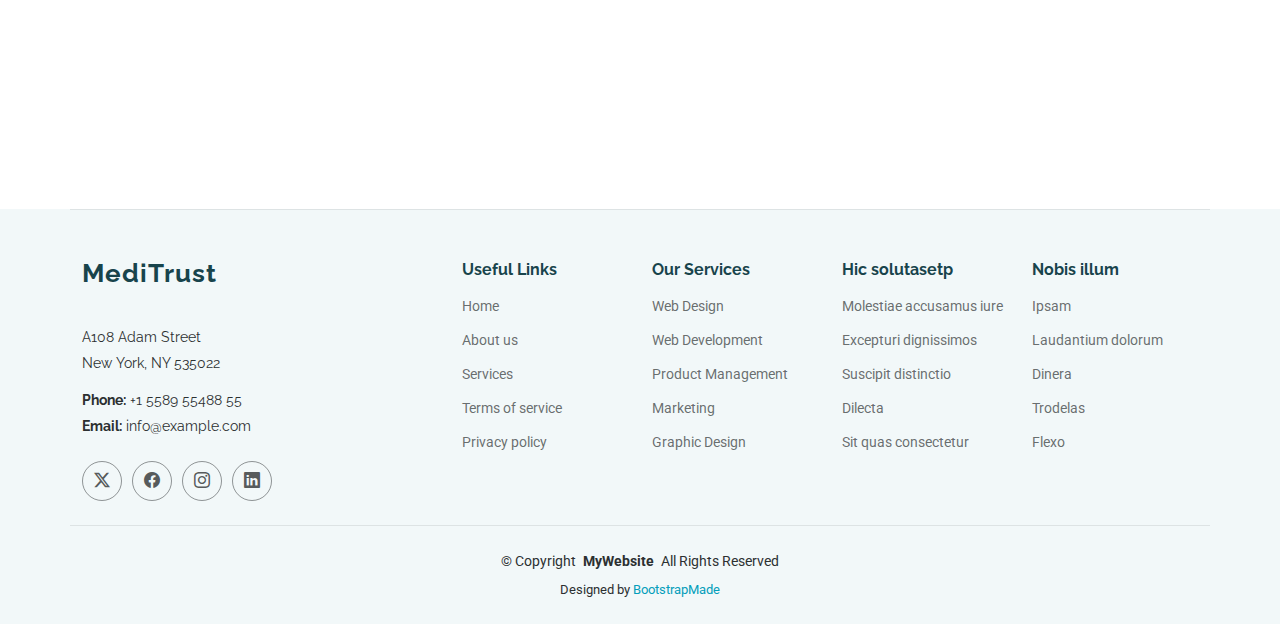
<file: MediTrust/department-details.html>
<!DOCTYPE html>
<html lang="en">

<head>
  <meta charset="utf-8">
  <meta content="width=device-width, initial-scale=1.0" name="viewport">
  <title>Department Details - MediTrust Bootstrap Template</title>
  <meta name="description" content="">
  <meta name="keywords" content="">

  <!-- Favicons -->
  <link href="assets/img/favicon.png" rel="icon">
  <link href="assets/img/apple-touch-icon.png" rel="apple-touch-icon">

  <!-- Fonts -->
  <link href="https://fonts.googleapis.com" rel="preconnect">
  <link href="https://fonts.gstatic.com" rel="preconnect" crossorigin>
  <link href="https://fonts.googleapis.com/css2?family=Roboto:ital,wght@0,100;0,300;0,400;0,500;0,700;0,900;1,100;1,300;1,400;1,500;1,700;1,900&family=Lato:ital,wght@0,100;0,300;0,400;0,700;0,900;1,100;1,300;1,400;1,700;1,900&family=Raleway:ital,wght@0,100;0,200;0,300;0,400;0,500;0,600;0,700;0,800;0,900;1,100;1,200;1,300;1,400;1,500;1,600;1,700;1,800;1,900&display=swap" rel="stylesheet">

  <!-- Vendor CSS Files -->
  <link href="assets/vendor/bootstrap/css/bootstrap.min.css" rel="stylesheet">
  <link href="assets/vendor/bootstrap-icons/bootstrap-icons.css" rel="stylesheet">
  <link href="assets/vendor/aos/aos.css" rel="stylesheet">
  <link href="assets/vendor/fontawesome-free/css/all.min.css" rel="stylesheet">
  <link href="assets/vendor/swiper/swiper-bundle.min.css" rel="stylesheet">
  <link href="assets/vendor/glightbox/css/glightbox.min.css" rel="stylesheet">

  <!-- Main CSS File -->
  <link href="assets/css/main.css" rel="stylesheet">

  <!-- =======================================================
  * Template Name: MediTrust
  * Template URL: https://bootstrapmade.com/meditrust-bootstrap-hospital-website-template/
  * Updated: Jul 04 2025 with Bootstrap v5.3.7
  * Author: BootstrapMade.com
  * License: https://bootstrapmade.com/license/
  ======================================================== -->
</head>

<body class="department-details-page">

  <header id="header" class="header d-flex align-items-center fixed-top">
    <div class="header-container container-fluid container-xl position-relative d-flex align-items-center justify-content-between">

      <a href="index.html" class="logo d-flex align-items-center me-auto me-xl-0">
        <!-- Uncomment the line below if you also wish to use an image logo -->
        <!-- <img src="assets/img/logo.webp" alt=""> -->
        <svg class="my-icon" viewBox="0 0 24 24" fill="none" xmlns="http://www.w3.org/2000/svg">
          <g id="bgCarrier" stroke-width="0"></g>
          <g id="tracerCarrier" stroke-linecap="round" stroke-linejoin="round"></g>
          <g id="iconCarrier">
            <path d="M22 22L2 22" stroke="currentColor" stroke-width="1.5" stroke-linecap="round"></path>
            <path d="M17 22V6C17 4.11438 17 3.17157 16.4142 2.58579C15.8284 2 14.8856 2 13 2H11C9.11438 2 8.17157 2 7.58579 2.58579C7 3.17157 7 4.11438 7 6V22" stroke="currentColor" stroke-width="1.5"></path>
            <path opacity="0.5" d="M21 22V8.5C21 7.09554 21 6.39331 20.6629 5.88886C20.517 5.67048 20.3295 5.48298 20.1111 5.33706C19.6067 5 18.9045 5 17.5 5" stroke="currentColor" stroke-width="1.5"></path>
            <path opacity="0.5" d="M3 22V8.5C3 7.09554 3 6.39331 3.33706 5.88886C3.48298 5.67048 3.67048 5.48298 3.88886 5.33706C4.39331 5 5.09554 5 6.5 5" stroke="currentColor" stroke-width="1.5"></path>
            <path d="M12 22V19" stroke="currentColor" stroke-width="1.5" stroke-linecap="round"></path>
            <path opacity="0.5" d="M10 12H14" stroke="currentColor" stroke-width="1.5" stroke-linecap="round"></path>
            <path opacity="0.5" d="M5.5 11H7" stroke="currentColor" stroke-width="1.5" stroke-linecap="round"></path>
            <path opacity="0.5" d="M5.5 14H7" stroke="currentColor" stroke-width="1.5" stroke-linecap="round"></path>
            <path opacity="0.5" d="M17 11H18.5" stroke="currentColor" stroke-width="1.5" stroke-linecap="round"></path>
            <path opacity="0.5" d="M17 14H18.5" stroke="currentColor" stroke-width="1.5" stroke-linecap="round"></path>
            <path opacity="0.5" d="M5.5 8H7" stroke="currentColor" stroke-width="1.5" stroke-linecap="round"></path>
            <path opacity="0.5" d="M17 8H18.5" stroke="currentColor" stroke-width="1.5" stroke-linecap="round"></path>
            <path opacity="0.5" d="M10 15H14" stroke="currentColor" stroke-width="1.5" stroke-linecap="round"></path>
            <path d="M12 9V5" stroke="currentColor" stroke-width="1.5" stroke-linecap="round" stroke-linejoin="round"></path>
            <path d="M14 7L10 7" stroke="currentColor" stroke-width="1.5" stroke-linecap="round" stroke-linejoin="round"></path>
          </g>
        </svg>

        <h1 class="sitename">MediTrust</h1>
      </a>

      <nav id="navmenu" class="navmenu">
        <ul>
          <li><a href="index.html">Home</a></li>
          <li><a href="about.html">About</a></li>
          <li><a href="departments.html">Departments</a></li>
          <li><a href="services.html">Services</a></li>
          <li><a href="doctors.html">Doctors</a></li>
          <li class="dropdown"><a href="#"><span>More Pages</span> <i class="bi bi-chevron-down toggle-dropdown"></i></a>
            <ul>
              <li><a href="department-details.html" class="active">Department Details</a></li>
              <li><a href="service-details.html">Service Details</a></li>
              <li><a href="appointment.html">Appointment</a></li>
              <li><a href="testimonials.html">Testimonials</a></li>
              <li><a href="faq.html">Frequently Asked Questions</a></li>
              <li><a href="gallery.html">Gallery</a></li>
              <li><a href="terms.html">Terms</a></li>
              <li><a href="privacy.html">Privacy</a></li>
              <li><a href="404.html">404</a></li>
            </ul>
          </li>
          <li class="dropdown"><a href="#"><span>Dropdown</span> <i class="bi bi-chevron-down toggle-dropdown"></i></a>
            <ul>
              <li><a href="#">Dropdown 1</a></li>
              <li class="dropdown"><a href="#"><span>Deep Dropdown</span> <i class="bi bi-chevron-down toggle-dropdown"></i></a>
                <ul>
                  <li><a href="#">Deep Dropdown 1</a></li>
                  <li><a href="#">Deep Dropdown 2</a></li>
                  <li><a href="#">Deep Dropdown 3</a></li>
                  <li><a href="#">Deep Dropdown 4</a></li>
                  <li><a href="#">Deep Dropdown 5</a></li>
                </ul>
              </li>
              <li><a href="#">Dropdown 2</a></li>
              <li><a href="#">Dropdown 3</a></li>
              <li><a href="#">Dropdown 4</a></li>
            </ul>
          </li>
          <li><a href="contact.html">Contact</a></li>
        </ul>
        <i class="mobile-nav-toggle d-xl-none bi bi-list"></i>
      </nav>

      <a class="btn-getstarted" href="appointment.html">Appointment</a>

    </div>
  </header>

  <main class="main">

    <!-- Page Title -->
    <div class="page-title">
      <div class="breadcrumbs">
        <nav aria-label="breadcrumb">
          <ol class="breadcrumb">
            <li class="breadcrumb-item"><a href="#"><i class="bi bi-house"></i> Home</a></li>
            <li class="breadcrumb-item"><a href="#">Category</a></li>
            <li class="breadcrumb-item active current">Department Details</li>
          </ol>
        </nav>
      </div>

      <div class="title-wrapper">
        <h1>Department Details</h1>
        <p>Lorem ipsum dolor sit amet, consectetur adipiscing elit. Ut elit tellus, luctus nec ullamcorper mattis, pulvinar dapibus leo.</p>
      </div>
    </div><!-- End Page Title -->

    <!-- Department Details Section -->
    <section id="department-details" class="department-details section">

      <div class="container" data-aos="fade-up" data-aos-delay="100">

        <div class="row gy-4">
          <div class="col-lg-8 mx-auto text-center intro" data-aos="fade-up" data-aos-delay="200">
            <h2>Cardiology Department</h2>
            <div class="divider mx-auto"></div>
            <p class="lead">Lorem ipsum dolor sit amet, consectetur adipiscing elit. Sed do eiusmod tempor incididunt ut labore et dolore magna aliqua. Ut enim ad minim veniam, quis nostrud exercitation.</p>
          </div>
        </div>

        <div class="department-overview mt-5">
          <div class="row gy-4">
            <div class="col-lg-6" data-aos="fade-right" data-aos-delay="300">
              <div class="department-image">
                <img src="assets/img/health/cardiology-1.webp" alt="Cardiology Department" class="img-fluid rounded-lg">
                <div class="experience-badge">
                  <span>15+</span>
                  <p>Years of Excellence</p>
                </div>
              </div>
            </div>

            <div class="col-lg-6" data-aos="fade-left" data-aos-delay="300">
              <div class="department-services">
                <div class="service-card">
                  <div class="icon"><i class="bi bi-heart-pulse"></i></div>
                  <div class="content">
                    <h4>Comprehensive Cardiac Care</h4>
                    <p>Pellentesque in ipsum id orci porta dapibus. Vivamus magna justo, lacinia eget consectetur sed, convallis at tellus.</p>
                  </div>
                </div>

                <div class="service-card">
                  <div class="icon"><i class="bi bi-activity"></i></div>
                  <div class="content">
                    <h4>Advanced Diagnostics</h4>
                    <p>Curabitur arcu erat, accumsan id imperdiet et, porttitor at sem. Nulla porttitor accumsan tincidunt.</p>
                  </div>
                </div>

                <div class="service-card">
                  <div class="icon"><i class="bi bi-person-heart"></i></div>
                  <div class="content">
                    <h4>Personalized Treatment Plans</h4>
                    <p>Mauris blandit aliquet elit, eget tincidunt nibh pulvinar a. Vestibulum ac diam sit amet quam vehicula elementum.</p>
                  </div>
                </div>
              </div>
            </div>
          </div>
        </div>

        <div class="department-stats" data-aos="fade-up" data-aos-delay="400">
          <div class="row gy-4">
            <div class="col-md-3 col-6">
              <div class="stat-item">
                <div class="number purecounter" data-purecounter-start="0" data-purecounter-end="2500" data-purecounter-duration="2">0</div>
                <p>Patients Treated</p>
              </div>
            </div>
            <div class="col-md-3 col-6">
              <div class="stat-item">
                <div class="number purecounter" data-purecounter-start="0" data-purecounter-end="12" data-purecounter-duration="2">0</div>
                <p>Specialized Doctors</p>
              </div>
            </div>
            <div class="col-md-3 col-6">
              <div class="stat-item">
                <div class="number purecounter" data-purecounter-start="0" data-purecounter-end="98" data-purecounter-duration="2">0</div>
                <p>Success Rate</p>
              </div>
            </div>
            <div class="col-md-3 col-6">
              <div class="stat-item">
                <div class="number purecounter" data-purecounter-start="0" data-purecounter-end="24" data-purecounter-duration="2">0</div>
                <p>Hours Service</p>
              </div>
            </div>
          </div>
        </div>

        <div class="key-services mt-5" data-aos="fade-up" data-aos-delay="500">
          <div class="row gy-4">
            <div class="col-lg-5" data-aos="fade-right" data-aos-delay="600">
              <h3>Our Specialized Services</h3>
              <p>Donec rutrum congue leo eget malesuada. Mauris blandit aliquet elit, eget tincidunt nibh pulvinar a. Vestibulum ac diam sit amet quam vehicula.</p>
              <ul class="service-list">
                <li><i class="bi bi-check-circle-fill"></i> Comprehensive cardiac evaluations</li>
                <li><i class="bi bi-check-circle-fill"></i> Advanced interventional procedures</li>
                <li><i class="bi bi-check-circle-fill"></i> Heart failure management plans</li>
                <li><i class="bi bi-check-circle-fill"></i> Preventive cardiology consultations</li>
                <li><i class="bi bi-check-circle-fill"></i> Cardiac rehabilitation programs</li>
              </ul>
            </div>
            <div class="col-lg-7" data-aos="fade-left" data-aos-delay="600">
              <div class="cta-wrapper">
                <div class="cta-content">
                  <h3>Expert Care When You Need It Most</h3>
                  <p>Vivamus suscipit tortor eget felis porttitor volutpat. Curabitur arcu erat, accumsan id imperdiet et, porttitor at sem. Proin eget tortor risus.</p>
                  <div class="cta-buttons">
                    <a href="appointment.html" class="btn btn-primary">Book Appointment</a>
                    <a href="services.html" class="btn btn-outline">Learn More</a>
                  </div>
                </div>
                <div class="cta-image">
                  <img src="assets/img/health/cardiology-3.webp" alt="Cardiology Team" class="img-fluid rounded-lg">
                </div>
              </div>
            </div>
          </div>
        </div>

      </div>

    </section><!-- /Department Details Section -->

  </main>

  <footer id="footer" class="footer position-relative light-background">

    <div class="container footer-top">
      <div class="row gy-4">
        <div class="col-lg-4 col-md-6 footer-about">
          <a href="index.html" class="logo d-flex align-items-center">
            <span class="sitename">MediTrust</span>
          </a>
          <div class="footer-contact pt-3">
            <p>A108 Adam Street</p>
            <p>New York, NY 535022</p>
            <p class="mt-3"><strong>Phone:</strong> <span>+1 5589 55488 55</span></p>
            <p><strong>Email:</strong> <span>info@example.com</span></p>
          </div>
          <div class="social-links d-flex mt-4">
            <a href=""><i class="bi bi-twitter-x"></i></a>
            <a href=""><i class="bi bi-facebook"></i></a>
            <a href=""><i class="bi bi-instagram"></i></a>
            <a href=""><i class="bi bi-linkedin"></i></a>
          </div>
        </div>

        <div class="col-lg-2 col-md-3 footer-links">
          <h4>Useful Links</h4>
          <ul>
            <li><a href="#">Home</a></li>
            <li><a href="#">About us</a></li>
            <li><a href="#">Services</a></li>
            <li><a href="#">Terms of service</a></li>
            <li><a href="#">Privacy policy</a></li>
          </ul>
        </div>

        <div class="col-lg-2 col-md-3 footer-links">
          <h4>Our Services</h4>
          <ul>
            <li><a href="#">Web Design</a></li>
            <li><a href="#">Web Development</a></li>
            <li><a href="#">Product Management</a></li>
            <li><a href="#">Marketing</a></li>
            <li><a href="#">Graphic Design</a></li>
          </ul>
        </div>

        <div class="col-lg-2 col-md-3 footer-links">
          <h4>Hic solutasetp</h4>
          <ul>
            <li><a href="#">Molestiae accusamus iure</a></li>
            <li><a href="#">Excepturi dignissimos</a></li>
            <li><a href="#">Suscipit distinctio</a></li>
            <li><a href="#">Dilecta</a></li>
            <li><a href="#">Sit quas consectetur</a></li>
          </ul>
        </div>

        <div class="col-lg-2 col-md-3 footer-links">
          <h4>Nobis illum</h4>
          <ul>
            <li><a href="#">Ipsam</a></li>
            <li><a href="#">Laudantium dolorum</a></li>
            <li><a href="#">Dinera</a></li>
            <li><a href="#">Trodelas</a></li>
            <li><a href="#">Flexo</a></li>
          </ul>
        </div>

      </div>
    </div>

    <div class="container copyright text-center mt-4">
      <p>© <span>Copyright</span> <strong class="px-1 sitename">MyWebsite</strong> <span>All Rights Reserved</span></p>
      <div class="credits">
        <!-- All the links in the footer should remain intact. -->
        <!-- You can delete the links only if you've purchased the pro version. -->
        <!-- Licensing information: https://bootstrapmade.com/license/ -->
        <!-- Purchase the pro version with working PHP/AJAX contact form: [buy-url] -->
        Designed by <a href="https://bootstrapmade.com/">BootstrapMade</a>
      </div>
    </div>

  </footer>

  <!-- Scroll Top -->
  <a href="#" id="scroll-top" class="scroll-top d-flex align-items-center justify-content-center"><i class="bi bi-arrow-up-short"></i></a>

  <!-- Preloader -->
  <div id="preloader"></div>

  <!-- Vendor JS Files -->
  <script src="assets/vendor/bootstrap/js/bootstrap.bundle.min.js"></script>
  <script src="assets/vendor/php-email-form/validate.js"></script>
  <script src="assets/vendor/aos/aos.js"></script>
  <script src="assets/vendor/purecounter/purecounter_vanilla.js"></script>
  <script src="assets/vendor/swiper/swiper-bundle.min.js"></script>
  <script src="assets/vendor/imagesloaded/imagesloaded.pkgd.min.js"></script>
  <script src="assets/vendor/isotope-layout/isotope.pkgd.min.js"></script>
  <script src="assets/vendor/glightbox/js/glightbox.min.js"></script>

  <!-- Main JS File -->
  <script src="assets/js/main.js"></script>

</body>

</html>
</file>
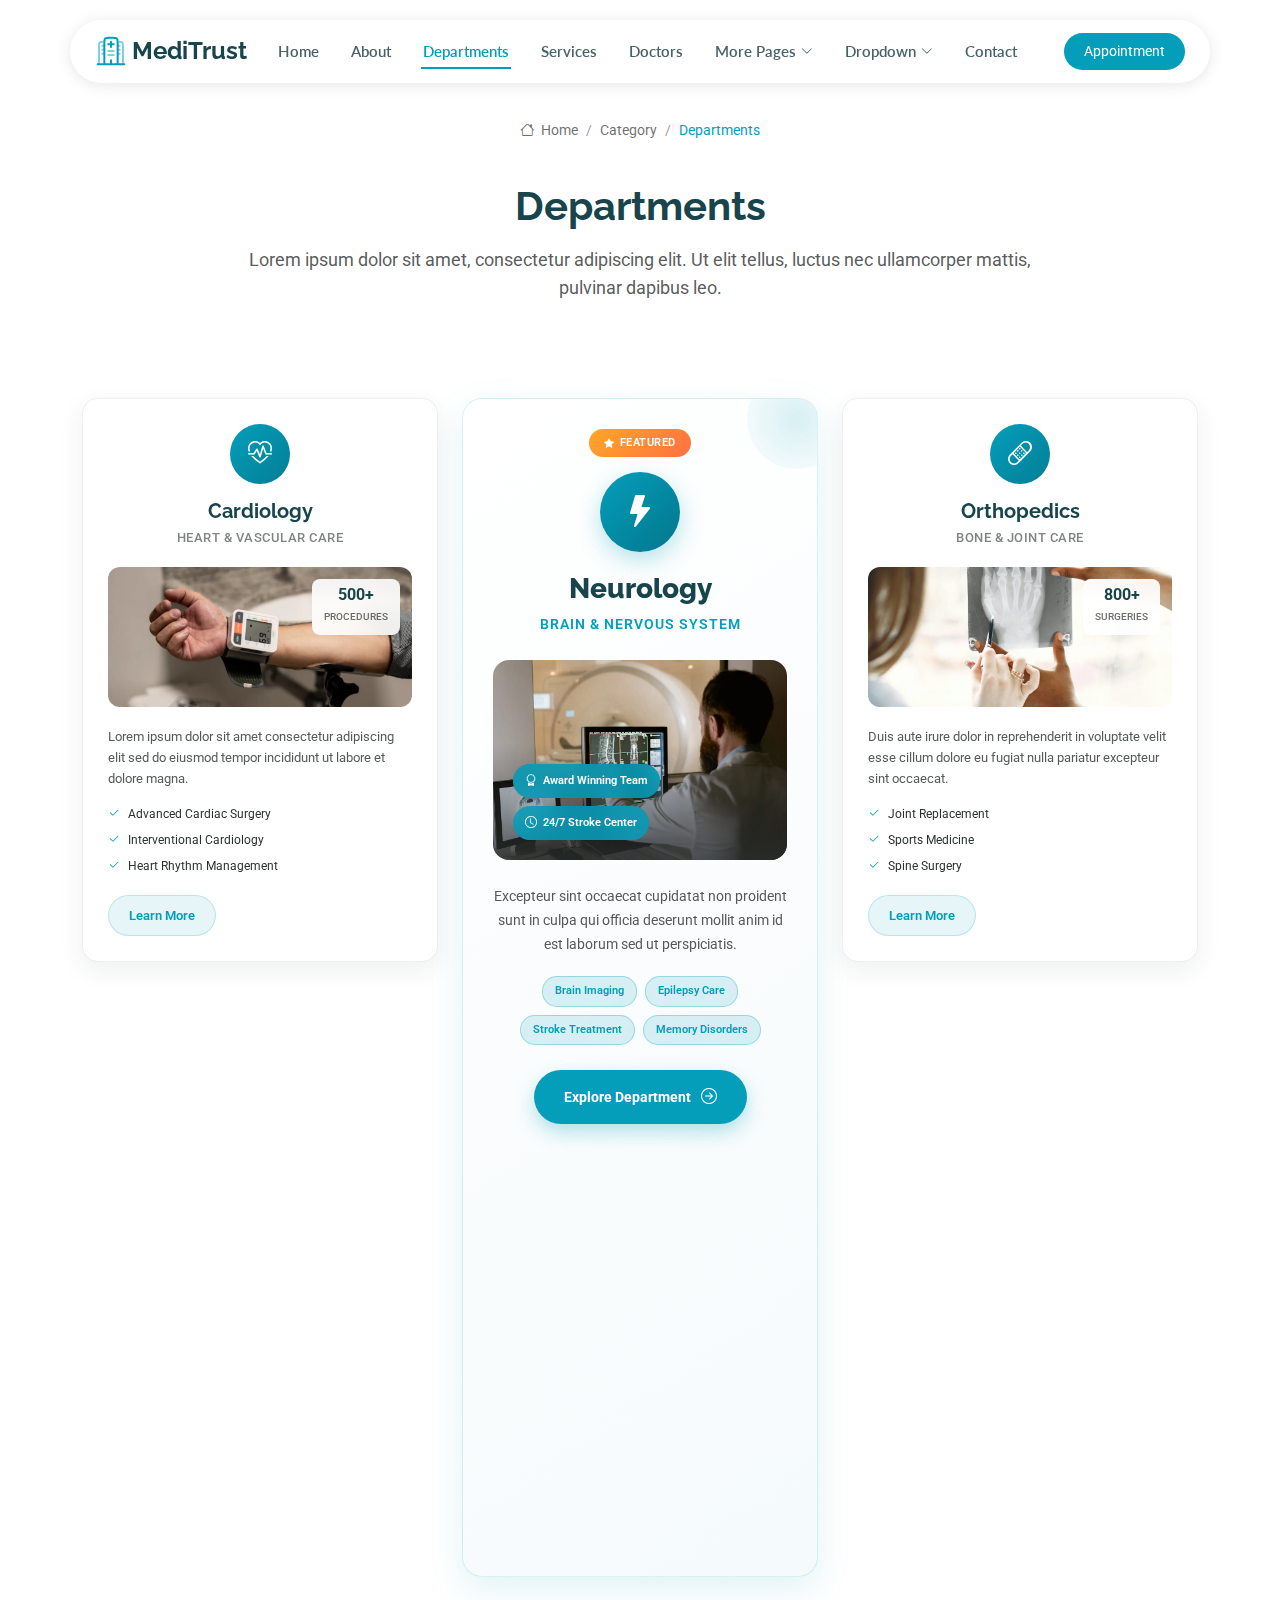
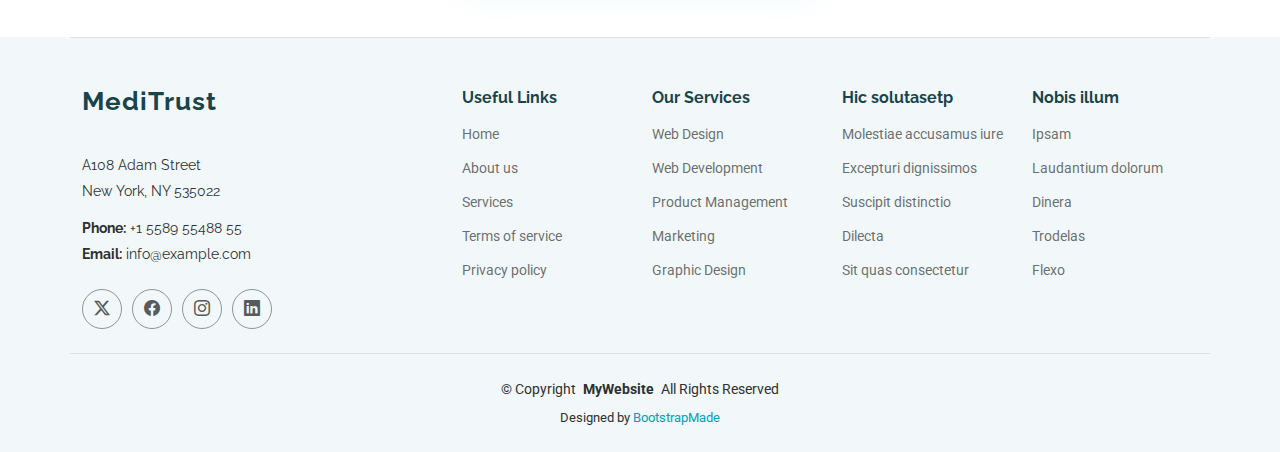
<file: MediTrust/departments.html>
<!DOCTYPE html>
<html lang="en">

<head>
  <meta charset="utf-8">
  <meta content="width=device-width, initial-scale=1.0" name="viewport">
  <title>Departments - MediTrust Bootstrap Template</title>
  <meta name="description" content="">
  <meta name="keywords" content="">

  <!-- Favicons -->
  <link href="assets/img/favicon.png" rel="icon">
  <link href="assets/img/apple-touch-icon.png" rel="apple-touch-icon">

  <!-- Fonts -->
  <link href="https://fonts.googleapis.com" rel="preconnect">
  <link href="https://fonts.gstatic.com" rel="preconnect" crossorigin>
  <link href="https://fonts.googleapis.com/css2?family=Roboto:ital,wght@0,100;0,300;0,400;0,500;0,700;0,900;1,100;1,300;1,400;1,500;1,700;1,900&family=Lato:ital,wght@0,100;0,300;0,400;0,700;0,900;1,100;1,300;1,400;1,700;1,900&family=Raleway:ital,wght@0,100;0,200;0,300;0,400;0,500;0,600;0,700;0,800;0,900;1,100;1,200;1,300;1,400;1,500;1,600;1,700;1,800;1,900&display=swap" rel="stylesheet">

  <!-- Vendor CSS Files -->
  <link href="assets/vendor/bootstrap/css/bootstrap.min.css" rel="stylesheet">
  <link href="assets/vendor/bootstrap-icons/bootstrap-icons.css" rel="stylesheet">
  <link href="assets/vendor/aos/aos.css" rel="stylesheet">
  <link href="assets/vendor/fontawesome-free/css/all.min.css" rel="stylesheet">
  <link href="assets/vendor/swiper/swiper-bundle.min.css" rel="stylesheet">
  <link href="assets/vendor/glightbox/css/glightbox.min.css" rel="stylesheet">

  <!-- Main CSS File -->
  <link href="assets/css/main.css" rel="stylesheet">

  <!-- =======================================================
  * Template Name: MediTrust
  * Template URL: https://bootstrapmade.com/meditrust-bootstrap-hospital-website-template/
  * Updated: Jul 04 2025 with Bootstrap v5.3.7
  * Author: BootstrapMade.com
  * License: https://bootstrapmade.com/license/
  ======================================================== -->
</head>

<body class="departments-page">

  <header id="header" class="header d-flex align-items-center fixed-top">
    <div class="header-container container-fluid container-xl position-relative d-flex align-items-center justify-content-between">

      <a href="index.html" class="logo d-flex align-items-center me-auto me-xl-0">
        <!-- Uncomment the line below if you also wish to use an image logo -->
        <!-- <img src="assets/img/logo.webp" alt=""> -->
        <svg class="my-icon" viewBox="0 0 24 24" fill="none" xmlns="http://www.w3.org/2000/svg">
          <g id="bgCarrier" stroke-width="0"></g>
          <g id="tracerCarrier" stroke-linecap="round" stroke-linejoin="round"></g>
          <g id="iconCarrier">
            <path d="M22 22L2 22" stroke="currentColor" stroke-width="1.5" stroke-linecap="round"></path>
            <path d="M17 22V6C17 4.11438 17 3.17157 16.4142 2.58579C15.8284 2 14.8856 2 13 2H11C9.11438 2 8.17157 2 7.58579 2.58579C7 3.17157 7 4.11438 7 6V22" stroke="currentColor" stroke-width="1.5"></path>
            <path opacity="0.5" d="M21 22V8.5C21 7.09554 21 6.39331 20.6629 5.88886C20.517 5.67048 20.3295 5.48298 20.1111 5.33706C19.6067 5 18.9045 5 17.5 5" stroke="currentColor" stroke-width="1.5"></path>
            <path opacity="0.5" d="M3 22V8.5C3 7.09554 3 6.39331 3.33706 5.88886C3.48298 5.67048 3.67048 5.48298 3.88886 5.33706C4.39331 5 5.09554 5 6.5 5" stroke="currentColor" stroke-width="1.5"></path>
            <path d="M12 22V19" stroke="currentColor" stroke-width="1.5" stroke-linecap="round"></path>
            <path opacity="0.5" d="M10 12H14" stroke="currentColor" stroke-width="1.5" stroke-linecap="round"></path>
            <path opacity="0.5" d="M5.5 11H7" stroke="currentColor" stroke-width="1.5" stroke-linecap="round"></path>
            <path opacity="0.5" d="M5.5 14H7" stroke="currentColor" stroke-width="1.5" stroke-linecap="round"></path>
            <path opacity="0.5" d="M17 11H18.5" stroke="currentColor" stroke-width="1.5" stroke-linecap="round"></path>
            <path opacity="0.5" d="M17 14H18.5" stroke="currentColor" stroke-width="1.5" stroke-linecap="round"></path>
            <path opacity="0.5" d="M5.5 8H7" stroke="currentColor" stroke-width="1.5" stroke-linecap="round"></path>
            <path opacity="0.5" d="M17 8H18.5" stroke="currentColor" stroke-width="1.5" stroke-linecap="round"></path>
            <path opacity="0.5" d="M10 15H14" stroke="currentColor" stroke-width="1.5" stroke-linecap="round"></path>
            <path d="M12 9V5" stroke="currentColor" stroke-width="1.5" stroke-linecap="round" stroke-linejoin="round"></path>
            <path d="M14 7L10 7" stroke="currentColor" stroke-width="1.5" stroke-linecap="round" stroke-linejoin="round"></path>
          </g>
        </svg>

        <h1 class="sitename">MediTrust</h1>
      </a>

      <nav id="navmenu" class="navmenu">
        <ul>
          <li><a href="index.html">Home</a></li>
          <li><a href="about.html">About</a></li>
          <li><a href="departments.html" class="active">Departments</a></li>
          <li><a href="services.html">Services</a></li>
          <li><a href="doctors.html">Doctors</a></li>
          <li class="dropdown"><a href="#"><span>More Pages</span> <i class="bi bi-chevron-down toggle-dropdown"></i></a>
            <ul>
              <li><a href="department-details.html">Department Details</a></li>
              <li><a href="service-details.html">Service Details</a></li>
              <li><a href="appointment.html">Appointment</a></li>
              <li><a href="testimonials.html">Testimonials</a></li>
              <li><a href="faq.html">Frequently Asked Questions</a></li>
              <li><a href="gallery.html">Gallery</a></li>
              <li><a href="terms.html">Terms</a></li>
              <li><a href="privacy.html">Privacy</a></li>
              <li><a href="404.html">404</a></li>
            </ul>
          </li>
          <li class="dropdown"><a href="#"><span>Dropdown</span> <i class="bi bi-chevron-down toggle-dropdown"></i></a>
            <ul>
              <li><a href="#">Dropdown 1</a></li>
              <li class="dropdown"><a href="#"><span>Deep Dropdown</span> <i class="bi bi-chevron-down toggle-dropdown"></i></a>
                <ul>
                  <li><a href="#">Deep Dropdown 1</a></li>
                  <li><a href="#">Deep Dropdown 2</a></li>
                  <li><a href="#">Deep Dropdown 3</a></li>
                  <li><a href="#">Deep Dropdown 4</a></li>
                  <li><a href="#">Deep Dropdown 5</a></li>
                </ul>
              </li>
              <li><a href="#">Dropdown 2</a></li>
              <li><a href="#">Dropdown 3</a></li>
              <li><a href="#">Dropdown 4</a></li>
            </ul>
          </li>
          <li><a href="contact.html">Contact</a></li>
        </ul>
        <i class="mobile-nav-toggle d-xl-none bi bi-list"></i>
      </nav>

      <a class="btn-getstarted" href="appointment.html">Appointment</a>

    </div>
  </header>

  <main class="main">

    <!-- Page Title -->
    <div class="page-title">
      <div class="breadcrumbs">
        <nav aria-label="breadcrumb">
          <ol class="breadcrumb">
            <li class="breadcrumb-item"><a href="#"><i class="bi bi-house"></i> Home</a></li>
            <li class="breadcrumb-item"><a href="#">Category</a></li>
            <li class="breadcrumb-item active current">Departments</li>
          </ol>
        </nav>
      </div>

      <div class="title-wrapper">
        <h1>Departments</h1>
        <p>Lorem ipsum dolor sit amet, consectetur adipiscing elit. Ut elit tellus, luctus nec ullamcorper mattis, pulvinar dapibus leo.</p>
      </div>
    </div><!-- End Page Title -->

    <!-- Departments Section -->
    <section id="departments" class="departments section">

      <div class="container" data-aos="fade-up" data-aos-delay="100">

        <div class="row gy-4">

          <!-- First Column with 2 departments -->
          <div class="col-lg-4" data-aos="zoom-in" data-aos-delay="200">
            <div class="department-card">
              <div class="department-header">
                <div class="department-icon">
                  <i class="bi bi-heart-pulse"></i>
                </div>
                <h3>Cardiology</h3>
                <p class="department-subtitle">Heart &amp; Vascular Care</p>
              </div>
              <div class="department-image-wrapper">
                <img src="assets/img/health/cardiology-2.webp" alt="Cardiology" class="img-fluid" loading="lazy">
                <div class="department-stats">
                  <div class="stat-item">
                    <span class="stat-number">500+</span>
                    <span class="stat-label">Procedures</span>
                  </div>
                </div>
              </div>
              <div class="department-content">
                <p>Lorem ipsum dolor sit amet consectetur adipiscing elit sed do eiusmod tempor incididunt ut labore et dolore magna.</p>
                <ul class="department-highlights">
                  <li><i class="bi bi-check2"></i> Advanced Cardiac Surgery</li>
                  <li><i class="bi bi-check2"></i> Interventional Cardiology</li>
                  <li><i class="bi bi-check2"></i> Heart Rhythm Management</li>
                </ul>
                <a href="department-details.html" class="department-link">Learn More</a>
              </div>
            </div>

            <div class="department-card" data-aos="zoom-in" data-aos-delay="350">
              <div class="department-header">
                <div class="department-icon">
                  <i class="bi bi-shield-plus"></i>
                </div>
                <h3>Dermatology</h3>
                <p class="department-subtitle">Skin Health Experts</p>
              </div>
              <div class="department-image-wrapper">
                <img src="assets/img/health/dermatology-3.webp" alt="Dermatology" class="img-fluid" loading="lazy">
                <div class="department-stats">
                  <div class="stat-item">
                    <span class="stat-number">1200+</span>
                    <span class="stat-label">Treatments</span>
                  </div>
                </div>
              </div>
              <div class="department-content">
                <p>Ut enim ad minim veniam quis nostrud exercitation ullamco laboris nisi ut aliquip ex ea commodo consequat duis aute irure.</p>
                <ul class="department-highlights">
                  <li><i class="bi bi-check2"></i> Cosmetic Dermatology</li>
                  <li><i class="bi bi-check2"></i> Skin Cancer Treatment</li>
                  <li><i class="bi bi-check2"></i> Laser Therapy</li>
                </ul>
                <a href="department-details.html" class="department-link">Learn More</a>
              </div>
            </div>
          </div><!-- End First Column -->

          <!-- Second Column - Featured Department -->
          <div class="col-lg-4" data-aos="fade-up" data-aos-delay="250">
            <div class="featured-department">
              <div class="featured-header">
                <div class="featured-badge">
                  <i class="bi bi-star-fill"></i>
                  <span>Featured</span>
                </div>
                <div class="featured-icon">
                  <i class="bi bi-lightning-fill"></i>
                </div>
                <h2>Neurology</h2>
                <p class="featured-subtitle">Brain &amp; Nervous System</p>
              </div>
              <div class="featured-image">
                <img src="assets/img/health/neurology-4.webp" alt="Neurology Department" class="img-fluid" loading="lazy">
                <div class="featured-overlay">
                  <div class="achievement-list">
                    <div class="achievement-item">
                      <i class="bi bi-award"></i>
                      <span>Award Winning Team</span>
                    </div>
                    <div class="achievement-item">
                      <i class="bi bi-clock"></i>
                      <span>24/7 Stroke Center</span>
                    </div>
                  </div>
                </div>
              </div>
              <div class="featured-content">
                <p>Excepteur sint occaecat cupidatat non proident sunt in culpa qui officia deserunt mollit anim id est laborum sed ut perspiciatis.</p>
                <div class="featured-services">
                  <div class="service-tag">Brain Imaging</div>
                  <div class="service-tag">Epilepsy Care</div>
                  <div class="service-tag">Stroke Treatment</div>
                  <div class="service-tag">Memory Disorders</div>
                </div>
                <a href="department-details.html" class="featured-btn">
                  Explore Department
                  <i class="bi bi-arrow-right-circle"></i>
                </a>
              </div>
            </div>
          </div><!-- End Featured Department -->

          <!-- Third Column with 2 departments -->
          <div class="col-lg-4" data-aos="zoom-in" data-aos-delay="300">
            <div class="department-card">
              <div class="department-header">
                <div class="department-icon">
                  <i class="bi bi-bandaid"></i>
                </div>
                <h3>Orthopedics</h3>
                <p class="department-subtitle">Bone &amp; Joint Care</p>
              </div>
              <div class="department-image-wrapper">
                <img src="assets/img/health/orthopedics-4.webp" alt="Orthopedics" class="img-fluid" loading="lazy">
                <div class="department-stats">
                  <div class="stat-item">
                    <span class="stat-number">800+</span>
                    <span class="stat-label">Surgeries</span>
                  </div>
                </div>
              </div>
              <div class="department-content">
                <p>Duis aute irure dolor in reprehenderit in voluptate velit esse cillum dolore eu fugiat nulla pariatur excepteur sint occaecat.</p>
                <ul class="department-highlights">
                  <li><i class="bi bi-check2"></i> Joint Replacement</li>
                  <li><i class="bi bi-check2"></i> Sports Medicine</li>
                  <li><i class="bi bi-check2"></i> Spine Surgery</li>
                </ul>
                <a href="department-details.html" class="department-link">Learn More</a>
              </div>
            </div>

            <div class="department-card" data-aos="zoom-in" data-aos-delay="400">
              <div class="department-header">
                <div class="department-icon">
                  <i class="bi bi-emoji-smile"></i>
                </div>
                <h3>Pediatrics</h3>
                <p class="department-subtitle">Children's Health</p>
              </div>
              <div class="department-image-wrapper">
                <img src="assets/img/health/pediatrics-2.webp" alt="Pediatrics" class="img-fluid" loading="lazy">
                <div class="department-stats">
                  <div class="stat-item">
                    <span class="stat-number">2000+</span>
                    <span class="stat-label">Young Patients</span>
                  </div>
                </div>
              </div>
              <div class="department-content">
                <p>Sed ut perspiciatis unde omnis iste natus error sit voluptatem accusantium doloremque laudantium totam rem aperiam eaque.</p>
                <ul class="department-highlights">
                  <li><i class="bi bi-check2"></i> Newborn Care</li>
                  <li><i class="bi bi-check2"></i> Child Development</li>
                  <li><i class="bi bi-check2"></i> Vaccination Programs</li>
                </ul>
                <a href="department-details.html" class="department-link">Learn More</a>
              </div>
            </div>
          </div><!-- End Third Column -->

        </div>

      </div>

    </section><!-- /Departments Section -->

  </main>

  <footer id="footer" class="footer position-relative light-background">

    <div class="container footer-top">
      <div class="row gy-4">
        <div class="col-lg-4 col-md-6 footer-about">
          <a href="index.html" class="logo d-flex align-items-center">
            <span class="sitename">MediTrust</span>
          </a>
          <div class="footer-contact pt-3">
            <p>A108 Adam Street</p>
            <p>New York, NY 535022</p>
            <p class="mt-3"><strong>Phone:</strong> <span>+1 5589 55488 55</span></p>
            <p><strong>Email:</strong> <span>info@example.com</span></p>
          </div>
          <div class="social-links d-flex mt-4">
            <a href=""><i class="bi bi-twitter-x"></i></a>
            <a href=""><i class="bi bi-facebook"></i></a>
            <a href=""><i class="bi bi-instagram"></i></a>
            <a href=""><i class="bi bi-linkedin"></i></a>
          </div>
        </div>

        <div class="col-lg-2 col-md-3 footer-links">
          <h4>Useful Links</h4>
          <ul>
            <li><a href="#">Home</a></li>
            <li><a href="#">About us</a></li>
            <li><a href="#">Services</a></li>
            <li><a href="#">Terms of service</a></li>
            <li><a href="#">Privacy policy</a></li>
          </ul>
        </div>

        <div class="col-lg-2 col-md-3 footer-links">
          <h4>Our Services</h4>
          <ul>
            <li><a href="#">Web Design</a></li>
            <li><a href="#">Web Development</a></li>
            <li><a href="#">Product Management</a></li>
            <li><a href="#">Marketing</a></li>
            <li><a href="#">Graphic Design</a></li>
          </ul>
        </div>

        <div class="col-lg-2 col-md-3 footer-links">
          <h4>Hic solutasetp</h4>
          <ul>
            <li><a href="#">Molestiae accusamus iure</a></li>
            <li><a href="#">Excepturi dignissimos</a></li>
            <li><a href="#">Suscipit distinctio</a></li>
            <li><a href="#">Dilecta</a></li>
            <li><a href="#">Sit quas consectetur</a></li>
          </ul>
        </div>

        <div class="col-lg-2 col-md-3 footer-links">
          <h4>Nobis illum</h4>
          <ul>
            <li><a href="#">Ipsam</a></li>
            <li><a href="#">Laudantium dolorum</a></li>
            <li><a href="#">Dinera</a></li>
            <li><a href="#">Trodelas</a></li>
            <li><a href="#">Flexo</a></li>
          </ul>
        </div>

      </div>
    </div>

    <div class="container copyright text-center mt-4">
      <p>© <span>Copyright</span> <strong class="px-1 sitename">MyWebsite</strong> <span>All Rights Reserved</span></p>
      <div class="credits">
        <!-- All the links in the footer should remain intact. -->
        <!-- You can delete the links only if you've purchased the pro version. -->
        <!-- Licensing information: https://bootstrapmade.com/license/ -->
        <!-- Purchase the pro version with working PHP/AJAX contact form: [buy-url] -->
        Designed by <a href="https://bootstrapmade.com/">BootstrapMade</a>
      </div>
    </div>

  </footer>

  <!-- Scroll Top -->
  <a href="#" id="scroll-top" class="scroll-top d-flex align-items-center justify-content-center"><i class="bi bi-arrow-up-short"></i></a>

  <!-- Preloader -->
  <div id="preloader"></div>

  <!-- Vendor JS Files -->
  <script src="assets/vendor/bootstrap/js/bootstrap.bundle.min.js"></script>
  <script src="assets/vendor/php-email-form/validate.js"></script>
  <script src="assets/vendor/aos/aos.js"></script>
  <script src="assets/vendor/purecounter/purecounter_vanilla.js"></script>
  <script src="assets/vendor/swiper/swiper-bundle.min.js"></script>
  <script src="assets/vendor/imagesloaded/imagesloaded.pkgd.min.js"></script>
  <script src="assets/vendor/isotope-layout/isotope.pkgd.min.js"></script>
  <script src="assets/vendor/glightbox/js/glightbox.min.js"></script>

  <!-- Main JS File -->
  <script src="assets/js/main.js"></script>

</body>

</html>
</file>
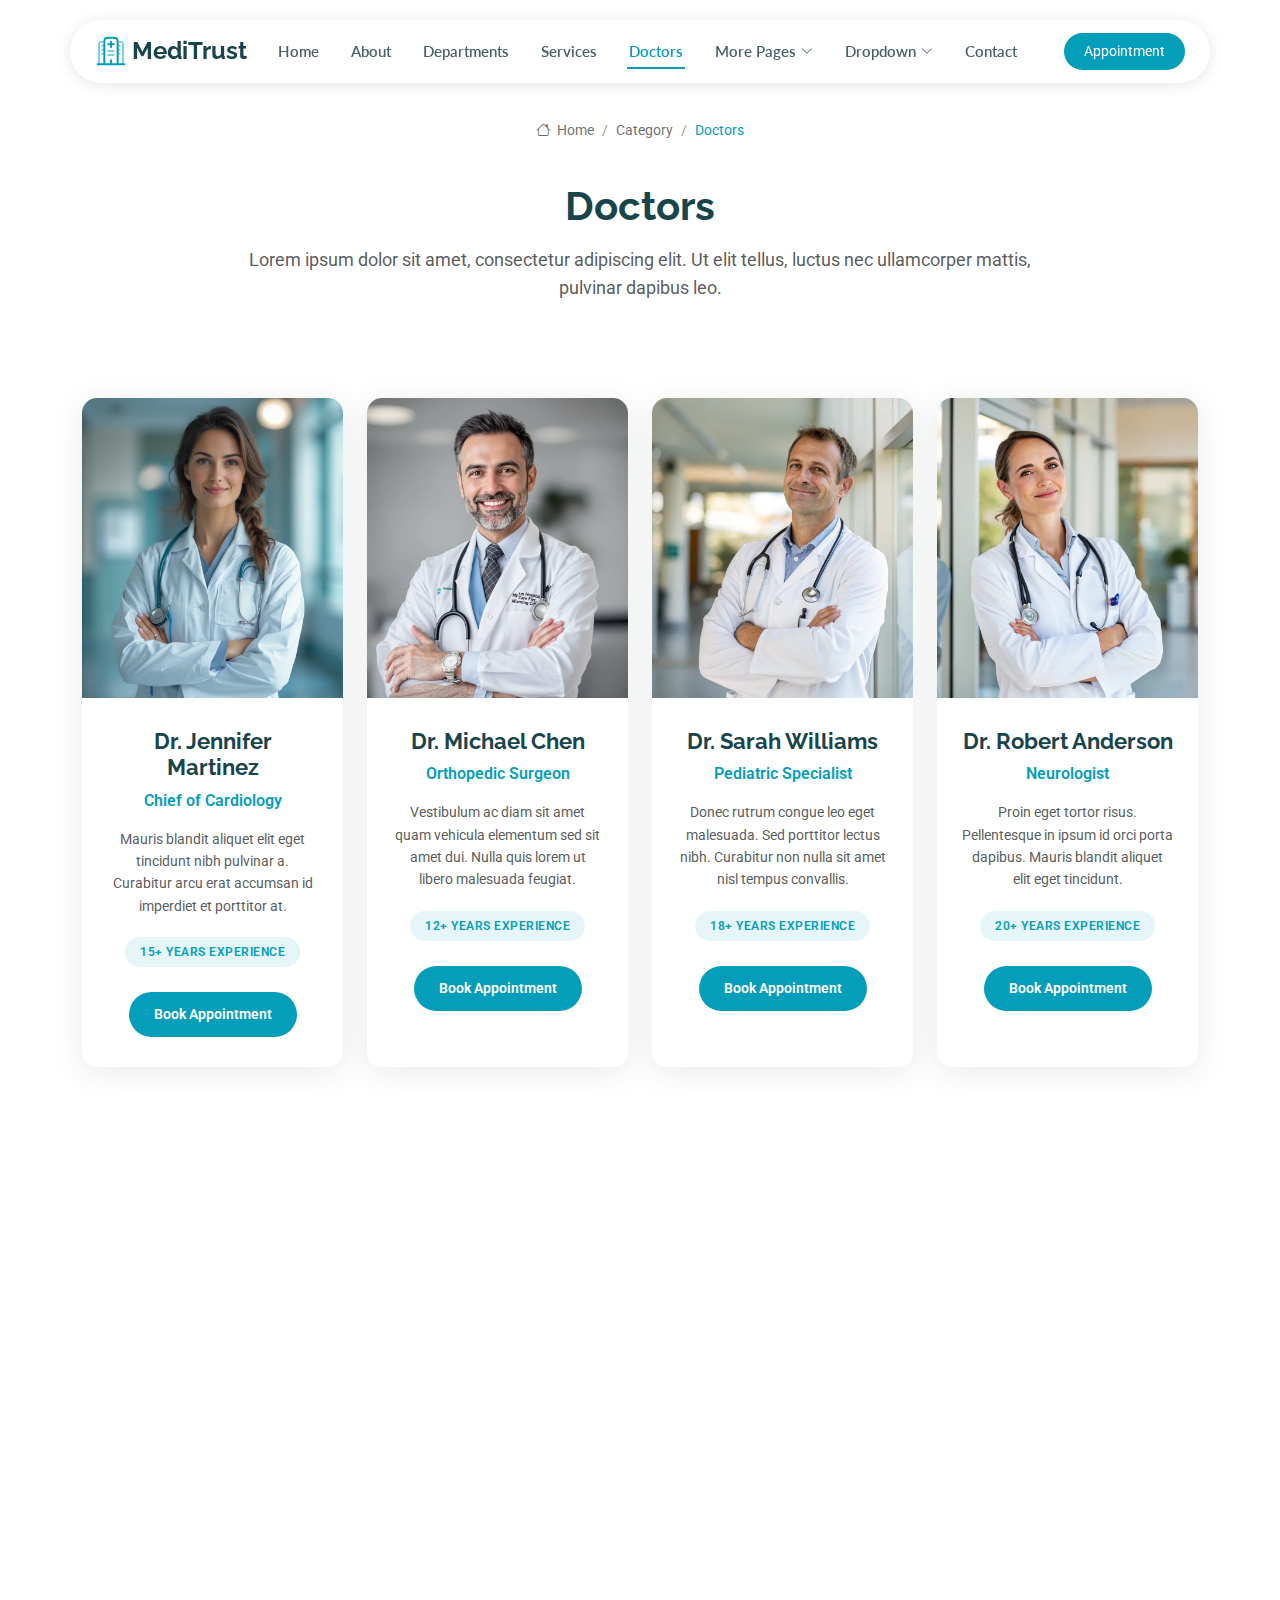
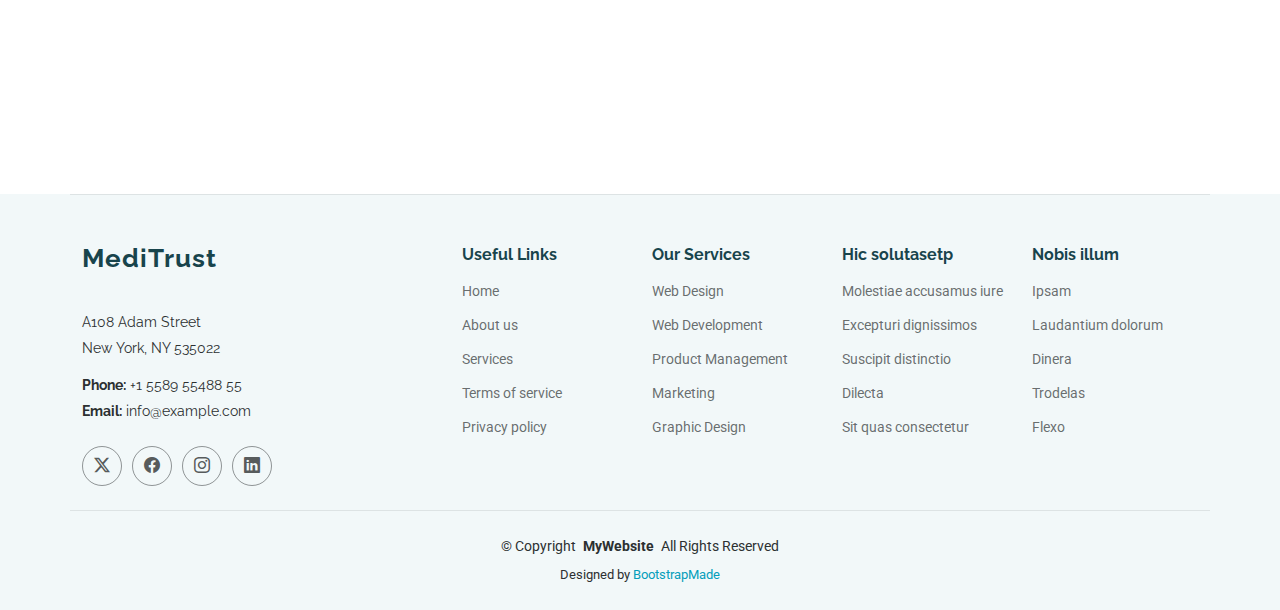
<file: MediTrust/doctors.html>
<!DOCTYPE html>
<html lang="en">

<head>
  <meta charset="utf-8">
  <meta content="width=device-width, initial-scale=1.0" name="viewport">
  <title>Doctors - MediTrust Bootstrap Template</title>
  <meta name="description" content="">
  <meta name="keywords" content="">

  <!-- Favicons -->
  <link href="assets/img/favicon.png" rel="icon">
  <link href="assets/img/apple-touch-icon.png" rel="apple-touch-icon">

  <!-- Fonts -->
  <link href="https://fonts.googleapis.com" rel="preconnect">
  <link href="https://fonts.gstatic.com" rel="preconnect" crossorigin>
  <link href="https://fonts.googleapis.com/css2?family=Roboto:ital,wght@0,100;0,300;0,400;0,500;0,700;0,900;1,100;1,300;1,400;1,500;1,700;1,900&family=Lato:ital,wght@0,100;0,300;0,400;0,700;0,900;1,100;1,300;1,400;1,700;1,900&family=Raleway:ital,wght@0,100;0,200;0,300;0,400;0,500;0,600;0,700;0,800;0,900;1,100;1,200;1,300;1,400;1,500;1,600;1,700;1,800;1,900&display=swap" rel="stylesheet">

  <!-- Vendor CSS Files -->
  <link href="assets/vendor/bootstrap/css/bootstrap.min.css" rel="stylesheet">
  <link href="assets/vendor/bootstrap-icons/bootstrap-icons.css" rel="stylesheet">
  <link href="assets/vendor/aos/aos.css" rel="stylesheet">
  <link href="assets/vendor/fontawesome-free/css/all.min.css" rel="stylesheet">
  <link href="assets/vendor/swiper/swiper-bundle.min.css" rel="stylesheet">
  <link href="assets/vendor/glightbox/css/glightbox.min.css" rel="stylesheet">

  <!-- Main CSS File -->
  <link href="assets/css/main.css" rel="stylesheet">

  <!-- =======================================================
  * Template Name: MediTrust
  * Template URL: https://bootstrapmade.com/meditrust-bootstrap-hospital-website-template/
  * Updated: Jul 04 2025 with Bootstrap v5.3.7
  * Author: BootstrapMade.com
  * License: https://bootstrapmade.com/license/
  ======================================================== -->
</head>

<body class="doctors-page">

  <header id="header" class="header d-flex align-items-center fixed-top">
    <div class="header-container container-fluid container-xl position-relative d-flex align-items-center justify-content-between">

      <a href="index.html" class="logo d-flex align-items-center me-auto me-xl-0">
        <!-- Uncomment the line below if you also wish to use an image logo -->
        <!-- <img src="assets/img/logo.webp" alt=""> -->
        <svg class="my-icon" viewBox="0 0 24 24" fill="none" xmlns="http://www.w3.org/2000/svg">
          <g id="bgCarrier" stroke-width="0"></g>
          <g id="tracerCarrier" stroke-linecap="round" stroke-linejoin="round"></g>
          <g id="iconCarrier">
            <path d="M22 22L2 22" stroke="currentColor" stroke-width="1.5" stroke-linecap="round"></path>
            <path d="M17 22V6C17 4.11438 17 3.17157 16.4142 2.58579C15.8284 2 14.8856 2 13 2H11C9.11438 2 8.17157 2 7.58579 2.58579C7 3.17157 7 4.11438 7 6V22" stroke="currentColor" stroke-width="1.5"></path>
            <path opacity="0.5" d="M21 22V8.5C21 7.09554 21 6.39331 20.6629 5.88886C20.517 5.67048 20.3295 5.48298 20.1111 5.33706C19.6067 5 18.9045 5 17.5 5" stroke="currentColor" stroke-width="1.5"></path>
            <path opacity="0.5" d="M3 22V8.5C3 7.09554 3 6.39331 3.33706 5.88886C3.48298 5.67048 3.67048 5.48298 3.88886 5.33706C4.39331 5 5.09554 5 6.5 5" stroke="currentColor" stroke-width="1.5"></path>
            <path d="M12 22V19" stroke="currentColor" stroke-width="1.5" stroke-linecap="round"></path>
            <path opacity="0.5" d="M10 12H14" stroke="currentColor" stroke-width="1.5" stroke-linecap="round"></path>
            <path opacity="0.5" d="M5.5 11H7" stroke="currentColor" stroke-width="1.5" stroke-linecap="round"></path>
            <path opacity="0.5" d="M5.5 14H7" stroke="currentColor" stroke-width="1.5" stroke-linecap="round"></path>
            <path opacity="0.5" d="M17 11H18.5" stroke="currentColor" stroke-width="1.5" stroke-linecap="round"></path>
            <path opacity="0.5" d="M17 14H18.5" stroke="currentColor" stroke-width="1.5" stroke-linecap="round"></path>
            <path opacity="0.5" d="M5.5 8H7" stroke="currentColor" stroke-width="1.5" stroke-linecap="round"></path>
            <path opacity="0.5" d="M17 8H18.5" stroke="currentColor" stroke-width="1.5" stroke-linecap="round"></path>
            <path opacity="0.5" d="M10 15H14" stroke="currentColor" stroke-width="1.5" stroke-linecap="round"></path>
            <path d="M12 9V5" stroke="currentColor" stroke-width="1.5" stroke-linecap="round" stroke-linejoin="round"></path>
            <path d="M14 7L10 7" stroke="currentColor" stroke-width="1.5" stroke-linecap="round" stroke-linejoin="round"></path>
          </g>
        </svg>

        <h1 class="sitename">MediTrust</h1>
      </a>

      <nav id="navmenu" class="navmenu">
        <ul>
          <li><a href="index.html">Home</a></li>
          <li><a href="about.html">About</a></li>
          <li><a href="departments.html">Departments</a></li>
          <li><a href="services.html">Services</a></li>
          <li><a href="doctors.html" class="active">Doctors</a></li>
          <li class="dropdown"><a href="#"><span>More Pages</span> <i class="bi bi-chevron-down toggle-dropdown"></i></a>
            <ul>
              <li><a href="department-details.html">Department Details</a></li>
              <li><a href="service-details.html">Service Details</a></li>
              <li><a href="appointment.html">Appointment</a></li>
              <li><a href="testimonials.html">Testimonials</a></li>
              <li><a href="faq.html">Frequently Asked Questions</a></li>
              <li><a href="gallery.html">Gallery</a></li>
              <li><a href="terms.html">Terms</a></li>
              <li><a href="privacy.html">Privacy</a></li>
              <li><a href="404.html">404</a></li>
            </ul>
          </li>
          <li class="dropdown"><a href="#"><span>Dropdown</span> <i class="bi bi-chevron-down toggle-dropdown"></i></a>
            <ul>
              <li><a href="#">Dropdown 1</a></li>
              <li class="dropdown"><a href="#"><span>Deep Dropdown</span> <i class="bi bi-chevron-down toggle-dropdown"></i></a>
                <ul>
                  <li><a href="#">Deep Dropdown 1</a></li>
                  <li><a href="#">Deep Dropdown 2</a></li>
                  <li><a href="#">Deep Dropdown 3</a></li>
                  <li><a href="#">Deep Dropdown 4</a></li>
                  <li><a href="#">Deep Dropdown 5</a></li>
                </ul>
              </li>
              <li><a href="#">Dropdown 2</a></li>
              <li><a href="#">Dropdown 3</a></li>
              <li><a href="#">Dropdown 4</a></li>
            </ul>
          </li>
          <li><a href="contact.html">Contact</a></li>
        </ul>
        <i class="mobile-nav-toggle d-xl-none bi bi-list"></i>
      </nav>

      <a class="btn-getstarted" href="appointment.html">Appointment</a>

    </div>
  </header>

  <main class="main">

    <!-- Page Title -->
    <div class="page-title">
      <div class="breadcrumbs">
        <nav aria-label="breadcrumb">
          <ol class="breadcrumb">
            <li class="breadcrumb-item"><a href="#"><i class="bi bi-house"></i> Home</a></li>
            <li class="breadcrumb-item"><a href="#">Category</a></li>
            <li class="breadcrumb-item active current">Doctors</li>
          </ol>
        </nav>
      </div>

      <div class="title-wrapper">
        <h1>Doctors</h1>
        <p>Lorem ipsum dolor sit amet, consectetur adipiscing elit. Ut elit tellus, luctus nec ullamcorper mattis, pulvinar dapibus leo.</p>
      </div>
    </div><!-- End Page Title -->

    <!-- Doctors Section -->
    <section id="doctors" class="doctors section">

      <div class="container" data-aos="fade-up" data-aos-delay="100">

        <div class="row gy-4">

          <div class="col-xl-3 col-lg-4 col-md-6" data-aos="fade-up" data-aos-delay="100">
            <div class="doctor-card">
              <div class="doctor-image">
                <img src="assets/img/health/staff-3.webp" alt="Dr. Jennifer Martinez" class="img-fluid">
                <div class="doctor-overlay">
                  <div class="doctor-social">
                    <a href="#" class="social-link"><i class="bi bi-linkedin"></i></a>
                    <a href="#" class="social-link"><i class="bi bi-twitter"></i></a>
                    <a href="#" class="social-link"><i class="bi bi-envelope"></i></a>
                  </div>
                </div>
              </div>
              <div class="doctor-content">
                <h4 class="doctor-name">Dr. Jennifer Martinez</h4>
                <span class="doctor-specialty">Chief of Cardiology</span>
                <p class="doctor-bio">Mauris blandit aliquet elit eget tincidunt nibh pulvinar a. Curabitur arcu erat accumsan id imperdiet et porttitor at.</p>
                <div class="doctor-experience">
                  <span class="experience-badge">15+ Years Experience</span>
                </div>
                <a href="appointment.html" class="btn-appointment">Book Appointment</a>
              </div>
            </div>
          </div><!-- End Doctor Card -->

          <div class="col-xl-3 col-lg-4 col-md-6" data-aos="fade-up" data-aos-delay="200">
            <div class="doctor-card">
              <div class="doctor-image">
                <img src="assets/img/health/staff-7.webp" alt="Dr. Michael Chen" class="img-fluid">
                <div class="doctor-overlay">
                  <div class="doctor-social">
                    <a href="#" class="social-link"><i class="bi bi-linkedin"></i></a>
                    <a href="#" class="social-link"><i class="bi bi-twitter"></i></a>
                    <a href="#" class="social-link"><i class="bi bi-envelope"></i></a>
                  </div>
                </div>
              </div>
              <div class="doctor-content">
                <h4 class="doctor-name">Dr. Michael Chen</h4>
                <span class="doctor-specialty">Orthopedic Surgeon</span>
                <p class="doctor-bio">Vestibulum ac diam sit amet quam vehicula elementum sed sit amet dui. Nulla quis lorem ut libero malesuada feugiat.</p>
                <div class="doctor-experience">
                  <span class="experience-badge">12+ Years Experience</span>
                </div>
                <a href="appointment.html" class="btn-appointment">Book Appointment</a>
              </div>
            </div>
          </div><!-- End Doctor Card -->

          <div class="col-xl-3 col-lg-4 col-md-6" data-aos="fade-up" data-aos-delay="300">
            <div class="doctor-card">
              <div class="doctor-image">
                <img src="assets/img/health/staff-11.webp" alt="Dr. Sarah Williams" class="img-fluid">
                <div class="doctor-overlay">
                  <div class="doctor-social">
                    <a href="#" class="social-link"><i class="bi bi-linkedin"></i></a>
                    <a href="#" class="social-link"><i class="bi bi-twitter"></i></a>
                    <a href="#" class="social-link"><i class="bi bi-envelope"></i></a>
                  </div>
                </div>
              </div>
              <div class="doctor-content">
                <h4 class="doctor-name">Dr. Sarah Williams</h4>
                <span class="doctor-specialty">Pediatric Specialist</span>
                <p class="doctor-bio">Donec rutrum congue leo eget malesuada. Sed porttitor lectus nibh. Curabitur non nulla sit amet nisl tempus convallis.</p>
                <div class="doctor-experience">
                  <span class="experience-badge">18+ Years Experience</span>
                </div>
                <a href="appointment.html" class="btn-appointment">Book Appointment</a>
              </div>
            </div>
          </div><!-- End Doctor Card -->

          <div class="col-xl-3 col-lg-4 col-md-6" data-aos="fade-up" data-aos-delay="400">
            <div class="doctor-card">
              <div class="doctor-image">
                <img src="assets/img/health/staff-14.webp" alt="Dr. Robert Anderson" class="img-fluid">
                <div class="doctor-overlay">
                  <div class="doctor-social">
                    <a href="#" class="social-link"><i class="bi bi-linkedin"></i></a>
                    <a href="#" class="social-link"><i class="bi bi-twitter"></i></a>
                    <a href="#" class="social-link"><i class="bi bi-envelope"></i></a>
                  </div>
                </div>
              </div>
              <div class="doctor-content">
                <h4 class="doctor-name">Dr. Robert Anderson</h4>
                <span class="doctor-specialty">Neurologist</span>
                <p class="doctor-bio">Proin eget tortor risus. Pellentesque in ipsum id orci porta dapibus. Mauris blandit aliquet elit eget tincidunt.</p>
                <div class="doctor-experience">
                  <span class="experience-badge">20+ Years Experience</span>
                </div>
                <a href="appointment.html" class="btn-appointment">Book Appointment</a>
              </div>
            </div>
          </div><!-- End Doctor Card -->

          <div class="col-xl-3 col-lg-4 col-md-6" data-aos="fade-up" data-aos-delay="100">
            <div class="doctor-card">
              <div class="doctor-image">
                <img src="assets/img/health/staff-5.webp" alt="Dr. Lisa Thompson" class="img-fluid">
                <div class="doctor-overlay">
                  <div class="doctor-social">
                    <a href="#" class="social-link"><i class="bi bi-linkedin"></i></a>
                    <a href="#" class="social-link"><i class="bi bi-twitter"></i></a>
                    <a href="#" class="social-link"><i class="bi bi-envelope"></i></a>
                  </div>
                </div>
              </div>
              <div class="doctor-content">
                <h4 class="doctor-name">Dr. Lisa Thompson</h4>
                <span class="doctor-specialty">Emergency Medicine</span>
                <p class="doctor-bio">Vivamus magna justo lacinia eget consectetur sed convallis at tellus. Quisque velit nisi pretium ut lacinia in elementum.</p>
                <div class="doctor-experience">
                  <span class="experience-badge">14+ Years Experience</span>
                </div>
                <a href="appointment.html" class="btn-appointment">Book Appointment</a>
              </div>
            </div>
          </div><!-- End Doctor Card -->

          <div class="col-xl-3 col-lg-4 col-md-6" data-aos="fade-up" data-aos-delay="200">
            <div class="doctor-card">
              <div class="doctor-image">
                <img src="assets/img/health/staff-9.webp" alt="Dr. David Rodriguez" class="img-fluid">
                <div class="doctor-overlay">
                  <div class="doctor-social">
                    <a href="#" class="social-link"><i class="bi bi-linkedin"></i></a>
                    <a href="#" class="social-link"><i class="bi bi-twitter"></i></a>
                    <a href="#" class="social-link"><i class="bi bi-envelope"></i></a>
                  </div>
                </div>
              </div>
              <div class="doctor-content">
                <h4 class="doctor-name">Dr. David Rodriguez</h4>
                <span class="doctor-specialty">Dermatologist</span>
                <p class="doctor-bio">Cras ultricies ligula sed magna dictum porta. Lorem ipsum dolor sit amet consectetur adipiscing elit pellentesque habitant.</p>
                <div class="doctor-experience">
                  <span class="experience-badge">16+ Years Experience</span>
                </div>
                <a href="appointment.html" class="btn-appointment">Book Appointment</a>
              </div>
            </div>
          </div><!-- End Doctor Card -->

          <div class="col-xl-3 col-lg-4 col-md-6" data-aos="fade-up" data-aos-delay="300">
            <div class="doctor-card">
              <div class="doctor-image">
                <img src="assets/img/health/staff-2.webp" alt="Dr. Amanda Clark" class="img-fluid">
                <div class="doctor-overlay">
                  <div class="doctor-social">
                    <a href="#" class="social-link"><i class="bi bi-linkedin"></i></a>
                    <a href="#" class="social-link"><i class="bi bi-twitter"></i></a>
                    <a href="#" class="social-link"><i class="bi bi-envelope"></i></a>
                  </div>
                </div>
              </div>
              <div class="doctor-content">
                <h4 class="doctor-name">Dr. Amanda Clark</h4>
                <span class="doctor-specialty">Oncologist</span>
                <p class="doctor-bio">Sed porttitor lectus nibh. Curabitur aliquet quam id dui posuere blandit proin eget tortor risus pellentesque habitant.</p>
                <div class="doctor-experience">
                  <span class="experience-badge">22+ Years Experience</span>
                </div>
                <a href="appointment.html" class="btn-appointment">Book Appointment</a>
              </div>
            </div>
          </div><!-- End Doctor Card -->

          <div class="col-xl-3 col-lg-4 col-md-6" data-aos="fade-up" data-aos-delay="400">
            <div class="doctor-card">
              <div class="doctor-image">
                <img src="assets/img/health/staff-12.webp" alt="Dr. James Wilson" class="img-fluid">
                <div class="doctor-overlay">
                  <div class="doctor-social">
                    <a href="#" class="social-link"><i class="bi bi-linkedin"></i></a>
                    <a href="#" class="social-link"><i class="bi bi-twitter"></i></a>
                    <a href="#" class="social-link"><i class="bi bi-envelope"></i></a>
                  </div>
                </div>
              </div>
              <div class="doctor-content">
                <h4 class="doctor-name">Dr. James Wilson</h4>
                <span class="doctor-specialty">General Surgery</span>
                <p class="doctor-bio">Nulla porttitor accumsan tincidunt. Mauris blandit aliquet elit eget tincidunt nibh pulvinar a curabitur arcu erat accumsan.</p>
                <div class="doctor-experience">
                  <span class="experience-badge">19+ Years Experience</span>
                </div>
                <a href="appointment.html" class="btn-appointment">Book Appointment</a>
              </div>
            </div>
          </div><!-- End Doctor Card -->

        </div>

      </div>

    </section><!-- /Doctors Section -->

  </main>

  <footer id="footer" class="footer position-relative light-background">

    <div class="container footer-top">
      <div class="row gy-4">
        <div class="col-lg-4 col-md-6 footer-about">
          <a href="index.html" class="logo d-flex align-items-center">
            <span class="sitename">MediTrust</span>
          </a>
          <div class="footer-contact pt-3">
            <p>A108 Adam Street</p>
            <p>New York, NY 535022</p>
            <p class="mt-3"><strong>Phone:</strong> <span>+1 5589 55488 55</span></p>
            <p><strong>Email:</strong> <span>info@example.com</span></p>
          </div>
          <div class="social-links d-flex mt-4">
            <a href=""><i class="bi bi-twitter-x"></i></a>
            <a href=""><i class="bi bi-facebook"></i></a>
            <a href=""><i class="bi bi-instagram"></i></a>
            <a href=""><i class="bi bi-linkedin"></i></a>
          </div>
        </div>

        <div class="col-lg-2 col-md-3 footer-links">
          <h4>Useful Links</h4>
          <ul>
            <li><a href="#">Home</a></li>
            <li><a href="#">About us</a></li>
            <li><a href="#">Services</a></li>
            <li><a href="#">Terms of service</a></li>
            <li><a href="#">Privacy policy</a></li>
          </ul>
        </div>

        <div class="col-lg-2 col-md-3 footer-links">
          <h4>Our Services</h4>
          <ul>
            <li><a href="#">Web Design</a></li>
            <li><a href="#">Web Development</a></li>
            <li><a href="#">Product Management</a></li>
            <li><a href="#">Marketing</a></li>
            <li><a href="#">Graphic Design</a></li>
          </ul>
        </div>

        <div class="col-lg-2 col-md-3 footer-links">
          <h4>Hic solutasetp</h4>
          <ul>
            <li><a href="#">Molestiae accusamus iure</a></li>
            <li><a href="#">Excepturi dignissimos</a></li>
            <li><a href="#">Suscipit distinctio</a></li>
            <li><a href="#">Dilecta</a></li>
            <li><a href="#">Sit quas consectetur</a></li>
          </ul>
        </div>

        <div class="col-lg-2 col-md-3 footer-links">
          <h4>Nobis illum</h4>
          <ul>
            <li><a href="#">Ipsam</a></li>
            <li><a href="#">Laudantium dolorum</a></li>
            <li><a href="#">Dinera</a></li>
            <li><a href="#">Trodelas</a></li>
            <li><a href="#">Flexo</a></li>
          </ul>
        </div>

      </div>
    </div>

    <div class="container copyright text-center mt-4">
      <p>© <span>Copyright</span> <strong class="px-1 sitename">MyWebsite</strong> <span>All Rights Reserved</span></p>
      <div class="credits">
        <!-- All the links in the footer should remain intact. -->
        <!-- You can delete the links only if you've purchased the pro version. -->
        <!-- Licensing information: https://bootstrapmade.com/license/ -->
        <!-- Purchase the pro version with working PHP/AJAX contact form: [buy-url] -->
        Designed by <a href="https://bootstrapmade.com/">BootstrapMade</a>
      </div>
    </div>

  </footer>

  <!-- Scroll Top -->
  <a href="#" id="scroll-top" class="scroll-top d-flex align-items-center justify-content-center"><i class="bi bi-arrow-up-short"></i></a>

  <!-- Preloader -->
  <div id="preloader"></div>

  <!-- Vendor JS Files -->
  <script src="assets/vendor/bootstrap/js/bootstrap.bundle.min.js"></script>
  <script src="assets/vendor/php-email-form/validate.js"></script>
  <script src="assets/vendor/aos/aos.js"></script>
  <script src="assets/vendor/purecounter/purecounter_vanilla.js"></script>
  <script src="assets/vendor/swiper/swiper-bundle.min.js"></script>
  <script src="assets/vendor/imagesloaded/imagesloaded.pkgd.min.js"></script>
  <script src="assets/vendor/isotope-layout/isotope.pkgd.min.js"></script>
  <script src="assets/vendor/glightbox/js/glightbox.min.js"></script>

  <!-- Main JS File -->
  <script src="assets/js/main.js"></script>

</body>

</html>
</file>
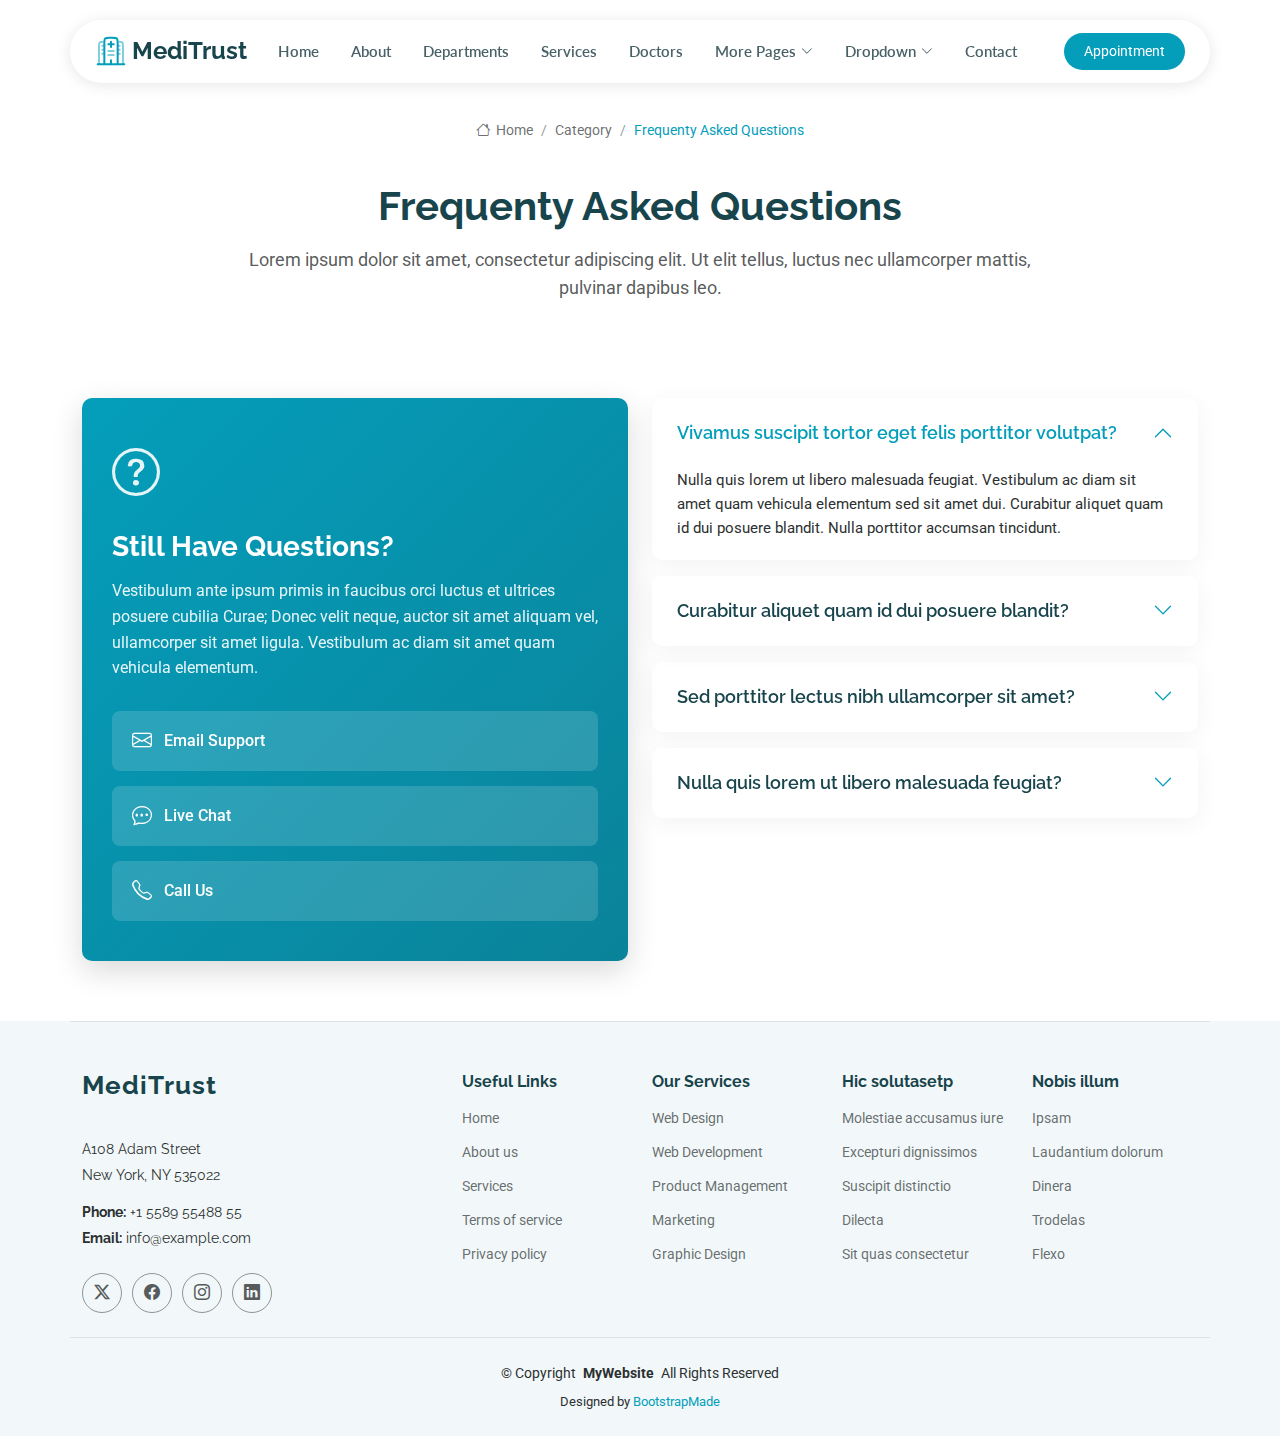
<file: MediTrust/faq.html>
<!DOCTYPE html>
<html lang="en">

<head>
  <meta charset="utf-8">
  <meta content="width=device-width, initial-scale=1.0" name="viewport">
  <title>Faq - MediTrust Bootstrap Template</title>
  <meta name="description" content="">
  <meta name="keywords" content="">

  <!-- Favicons -->
  <link href="assets/img/favicon.png" rel="icon">
  <link href="assets/img/apple-touch-icon.png" rel="apple-touch-icon">

  <!-- Fonts -->
  <link href="https://fonts.googleapis.com" rel="preconnect">
  <link href="https://fonts.gstatic.com" rel="preconnect" crossorigin>
  <link href="https://fonts.googleapis.com/css2?family=Roboto:ital,wght@0,100;0,300;0,400;0,500;0,700;0,900;1,100;1,300;1,400;1,500;1,700;1,900&family=Lato:ital,wght@0,100;0,300;0,400;0,700;0,900;1,100;1,300;1,400;1,700;1,900&family=Raleway:ital,wght@0,100;0,200;0,300;0,400;0,500;0,600;0,700;0,800;0,900;1,100;1,200;1,300;1,400;1,500;1,600;1,700;1,800;1,900&display=swap" rel="stylesheet">

  <!-- Vendor CSS Files -->
  <link href="assets/vendor/bootstrap/css/bootstrap.min.css" rel="stylesheet">
  <link href="assets/vendor/bootstrap-icons/bootstrap-icons.css" rel="stylesheet">
  <link href="assets/vendor/aos/aos.css" rel="stylesheet">
  <link href="assets/vendor/fontawesome-free/css/all.min.css" rel="stylesheet">
  <link href="assets/vendor/swiper/swiper-bundle.min.css" rel="stylesheet">
  <link href="assets/vendor/glightbox/css/glightbox.min.css" rel="stylesheet">

  <!-- Main CSS File -->
  <link href="assets/css/main.css" rel="stylesheet">

  <!-- =======================================================
  * Template Name: MediTrust
  * Template URL: https://bootstrapmade.com/meditrust-bootstrap-hospital-website-template/
  * Updated: Jul 04 2025 with Bootstrap v5.3.7
  * Author: BootstrapMade.com
  * License: https://bootstrapmade.com/license/
  ======================================================== -->
</head>

<body class="faq-page">

  <header id="header" class="header d-flex align-items-center fixed-top">
    <div class="header-container container-fluid container-xl position-relative d-flex align-items-center justify-content-between">

      <a href="index.html" class="logo d-flex align-items-center me-auto me-xl-0">
        <!-- Uncomment the line below if you also wish to use an image logo -->
        <!-- <img src="assets/img/logo.webp" alt=""> -->
        <svg class="my-icon" viewBox="0 0 24 24" fill="none" xmlns="http://www.w3.org/2000/svg">
          <g id="bgCarrier" stroke-width="0"></g>
          <g id="tracerCarrier" stroke-linecap="round" stroke-linejoin="round"></g>
          <g id="iconCarrier">
            <path d="M22 22L2 22" stroke="currentColor" stroke-width="1.5" stroke-linecap="round"></path>
            <path d="M17 22V6C17 4.11438 17 3.17157 16.4142 2.58579C15.8284 2 14.8856 2 13 2H11C9.11438 2 8.17157 2 7.58579 2.58579C7 3.17157 7 4.11438 7 6V22" stroke="currentColor" stroke-width="1.5"></path>
            <path opacity="0.5" d="M21 22V8.5C21 7.09554 21 6.39331 20.6629 5.88886C20.517 5.67048 20.3295 5.48298 20.1111 5.33706C19.6067 5 18.9045 5 17.5 5" stroke="currentColor" stroke-width="1.5"></path>
            <path opacity="0.5" d="M3 22V8.5C3 7.09554 3 6.39331 3.33706 5.88886C3.48298 5.67048 3.67048 5.48298 3.88886 5.33706C4.39331 5 5.09554 5 6.5 5" stroke="currentColor" stroke-width="1.5"></path>
            <path d="M12 22V19" stroke="currentColor" stroke-width="1.5" stroke-linecap="round"></path>
            <path opacity="0.5" d="M10 12H14" stroke="currentColor" stroke-width="1.5" stroke-linecap="round"></path>
            <path opacity="0.5" d="M5.5 11H7" stroke="currentColor" stroke-width="1.5" stroke-linecap="round"></path>
            <path opacity="0.5" d="M5.5 14H7" stroke="currentColor" stroke-width="1.5" stroke-linecap="round"></path>
            <path opacity="0.5" d="M17 11H18.5" stroke="currentColor" stroke-width="1.5" stroke-linecap="round"></path>
            <path opacity="0.5" d="M17 14H18.5" stroke="currentColor" stroke-width="1.5" stroke-linecap="round"></path>
            <path opacity="0.5" d="M5.5 8H7" stroke="currentColor" stroke-width="1.5" stroke-linecap="round"></path>
            <path opacity="0.5" d="M17 8H18.5" stroke="currentColor" stroke-width="1.5" stroke-linecap="round"></path>
            <path opacity="0.5" d="M10 15H14" stroke="currentColor" stroke-width="1.5" stroke-linecap="round"></path>
            <path d="M12 9V5" stroke="currentColor" stroke-width="1.5" stroke-linecap="round" stroke-linejoin="round"></path>
            <path d="M14 7L10 7" stroke="currentColor" stroke-width="1.5" stroke-linecap="round" stroke-linejoin="round"></path>
          </g>
        </svg>

        <h1 class="sitename">MediTrust</h1>
      </a>

      <nav id="navmenu" class="navmenu">
        <ul>
          <li><a href="index.html">Home</a></li>
          <li><a href="about.html">About</a></li>
          <li><a href="departments.html">Departments</a></li>
          <li><a href="services.html">Services</a></li>
          <li><a href="doctors.html">Doctors</a></li>
          <li class="dropdown"><a href="#"><span>More Pages</span> <i class="bi bi-chevron-down toggle-dropdown"></i></a>
            <ul>
              <li><a href="department-details.html">Department Details</a></li>
              <li><a href="service-details.html">Service Details</a></li>
              <li><a href="appointment.html">Appointment</a></li>
              <li><a href="testimonials.html">Testimonials</a></li>
              <li><a href="faq.html" class="active">Frequently Asked Questions</a></li>
              <li><a href="gallery.html">Gallery</a></li>
              <li><a href="terms.html">Terms</a></li>
              <li><a href="privacy.html">Privacy</a></li>
              <li><a href="404.html">404</a></li>
            </ul>
          </li>
          <li class="dropdown"><a href="#"><span>Dropdown</span> <i class="bi bi-chevron-down toggle-dropdown"></i></a>
            <ul>
              <li><a href="#">Dropdown 1</a></li>
              <li class="dropdown"><a href="#"><span>Deep Dropdown</span> <i class="bi bi-chevron-down toggle-dropdown"></i></a>
                <ul>
                  <li><a href="#">Deep Dropdown 1</a></li>
                  <li><a href="#">Deep Dropdown 2</a></li>
                  <li><a href="#">Deep Dropdown 3</a></li>
                  <li><a href="#">Deep Dropdown 4</a></li>
                  <li><a href="#">Deep Dropdown 5</a></li>
                </ul>
              </li>
              <li><a href="#">Dropdown 2</a></li>
              <li><a href="#">Dropdown 3</a></li>
              <li><a href="#">Dropdown 4</a></li>
            </ul>
          </li>
          <li><a href="contact.html">Contact</a></li>
        </ul>
        <i class="mobile-nav-toggle d-xl-none bi bi-list"></i>
      </nav>

      <a class="btn-getstarted" href="appointment.html">Appointment</a>

    </div>
  </header>

  <main class="main">

    <!-- Page Title -->
    <div class="page-title position-relative">
      <div class="breadcrumbs">
        <nav aria-label="breadcrumb">
          <ol class="breadcrumb">
            <li class="breadcrumb-item"><a href="#"><i class="bi bi-house"></i> Home</a></li>
            <li class="breadcrumb-item"><a href="#">Category</a></li>
            <li class="breadcrumb-item active current">Frequenty Asked Questions</li>
          </ol>
        </nav>
      </div>

      <div class="title-wrapper">
        <h1>Frequenty Asked Questions</h1>
        <p>Lorem ipsum dolor sit amet, consectetur adipiscing elit. Ut elit tellus, luctus nec ullamcorper mattis, pulvinar dapibus leo.</p>
      </div>
    </div><!-- End Page Title -->

    <!-- Faq Section -->
    <section id="faq" class="faq section">

      <div class="container" data-aos="fade-up" data-aos-delay="100">

        <div class="row gy-5">
          <div class="col-lg-6" data-aos="zoom-out" data-aos-delay="200">
            <div class="faq-contact-card">
              <div class="card-icon">
                <i class="bi bi-question-circle"></i>
              </div>
              <div class="card-content">
                <h3>Still Have Questions?</h3>
                <p>Vestibulum ante ipsum primis in faucibus orci luctus et ultrices posuere cubilia Curae; Donec velit neque, auctor sit amet aliquam vel, ullamcorper sit amet ligula. Vestibulum ac diam sit amet quam vehicula elementum.</p>
                <div class="contact-options">
                  <a href="#" class="contact-option">
                    <i class="bi bi-envelope"></i>
                    <span>Email Support</span>
                  </a>
                  <a href="#" class="contact-option">
                    <i class="bi bi-chat-dots"></i>
                    <span>Live Chat</span>
                  </a>
                  <a href="#" class="contact-option">
                    <i class="bi bi-telephone"></i>
                    <span>Call Us</span>
                  </a>
                </div>
              </div>
            </div>
          </div>

          <div class="col-lg-6" data-aos="fade-up" data-aos-delay="300">
            <div class="faq-accordion">
              <div class="faq-item faq-active">
                <div class="faq-header">
                  <h3>Vivamus suscipit tortor eget felis porttitor volutpat?</h3>
                  <i class="bi bi-chevron-down faq-toggle"></i>
                </div>
                <div class="faq-content">
                  <p>
                    Nulla quis lorem ut libero malesuada feugiat. Vestibulum ac diam sit amet quam vehicula elementum sed sit amet dui. Curabitur aliquet quam id dui posuere blandit. Nulla porttitor accumsan tincidunt.
                  </p>
                </div>
              </div><!-- End FAQ Item-->

              <div class="faq-item" data-aos="zoom-in" data-aos-delay="200">
                <div class="faq-header">
                  <h3>Curabitur aliquet quam id dui posuere blandit?</h3>
                  <i class="bi bi-chevron-down faq-toggle"></i>
                </div>
                <div class="faq-content">
                  <p>
                    Vestibulum ante ipsum primis in faucibus orci luctus et ultrices posuere cubilia Curae; Donec velit neque, auctor sit amet aliquam vel, ullamcorper sit amet ligula. Proin eget tortor risus. Mauris blandit aliquet elit, eget tincidunt nibh pulvinar.
                  </p>
                </div>
              </div><!-- End FAQ Item-->

              <div class="faq-item">
                <div class="faq-header">
                  <h3>Sed porttitor lectus nibh ullamcorper sit amet?</h3>
                  <i class="bi bi-chevron-down faq-toggle"></i>
                </div>
                <div class="faq-content">
                  <p>
                    Curabitur non nulla sit amet nisl tempus convallis quis ac lectus. Praesent sapien massa, convallis a pellentesque nec, egestas non nisi. Donec sollicitudin molestie malesuada. Vestibulum ac diam sit amet quam vehicula elementum.
                  </p>
                </div>
              </div><!-- End FAQ Item-->

              <div class="faq-item">
                <div class="faq-header">
                  <h3>Nulla quis lorem ut libero malesuada feugiat?</h3>
                  <i class="bi bi-chevron-down faq-toggle"></i>
                </div>
                <div class="faq-content">
                  <p>
                    Donec sollicitudin molestie malesuada. Quisque velit nisi, pretium ut lacinia in, elementum id enim. Vestibulum ante ipsum primis in faucibus orci luctus et ultrices posuere cubilia Curae; Donec velit neque, auctor sit amet aliquam vel.
                  </p>
                </div>
              </div><!-- End FAQ Item-->
            </div>
          </div>
        </div>

      </div>

    </section><!-- /Faq Section -->

  </main>

  <footer id="footer" class="footer position-relative light-background">

    <div class="container footer-top">
      <div class="row gy-4">
        <div class="col-lg-4 col-md-6 footer-about">
          <a href="index.html" class="logo d-flex align-items-center">
            <span class="sitename">MediTrust</span>
          </a>
          <div class="footer-contact pt-3">
            <p>A108 Adam Street</p>
            <p>New York, NY 535022</p>
            <p class="mt-3"><strong>Phone:</strong> <span>+1 5589 55488 55</span></p>
            <p><strong>Email:</strong> <span>info@example.com</span></p>
          </div>
          <div class="social-links d-flex mt-4">
            <a href=""><i class="bi bi-twitter-x"></i></a>
            <a href=""><i class="bi bi-facebook"></i></a>
            <a href=""><i class="bi bi-instagram"></i></a>
            <a href=""><i class="bi bi-linkedin"></i></a>
          </div>
        </div>

        <div class="col-lg-2 col-md-3 footer-links">
          <h4>Useful Links</h4>
          <ul>
            <li><a href="#">Home</a></li>
            <li><a href="#">About us</a></li>
            <li><a href="#">Services</a></li>
            <li><a href="#">Terms of service</a></li>
            <li><a href="#">Privacy policy</a></li>
          </ul>
        </div>

        <div class="col-lg-2 col-md-3 footer-links">
          <h4>Our Services</h4>
          <ul>
            <li><a href="#">Web Design</a></li>
            <li><a href="#">Web Development</a></li>
            <li><a href="#">Product Management</a></li>
            <li><a href="#">Marketing</a></li>
            <li><a href="#">Graphic Design</a></li>
          </ul>
        </div>

        <div class="col-lg-2 col-md-3 footer-links">
          <h4>Hic solutasetp</h4>
          <ul>
            <li><a href="#">Molestiae accusamus iure</a></li>
            <li><a href="#">Excepturi dignissimos</a></li>
            <li><a href="#">Suscipit distinctio</a></li>
            <li><a href="#">Dilecta</a></li>
            <li><a href="#">Sit quas consectetur</a></li>
          </ul>
        </div>

        <div class="col-lg-2 col-md-3 footer-links">
          <h4>Nobis illum</h4>
          <ul>
            <li><a href="#">Ipsam</a></li>
            <li><a href="#">Laudantium dolorum</a></li>
            <li><a href="#">Dinera</a></li>
            <li><a href="#">Trodelas</a></li>
            <li><a href="#">Flexo</a></li>
          </ul>
        </div>

      </div>
    </div>

    <div class="container copyright text-center mt-4">
      <p>© <span>Copyright</span> <strong class="px-1 sitename">MyWebsite</strong> <span>All Rights Reserved</span></p>
      <div class="credits">
        <!-- All the links in the footer should remain intact. -->
        <!-- You can delete the links only if you've purchased the pro version. -->
        <!-- Licensing information: https://bootstrapmade.com/license/ -->
        <!-- Purchase the pro version with working PHP/AJAX contact form: [buy-url] -->
        Designed by <a href="https://bootstrapmade.com/">BootstrapMade</a>
      </div>
    </div>

  </footer>

  <!-- Scroll Top -->
  <a href="#" id="scroll-top" class="scroll-top d-flex align-items-center justify-content-center"><i class="bi bi-arrow-up-short"></i></a>

  <!-- Preloader -->
  <div id="preloader"></div>

  <!-- Vendor JS Files -->
  <script src="assets/vendor/bootstrap/js/bootstrap.bundle.min.js"></script>
  <script src="assets/vendor/php-email-form/validate.js"></script>
  <script src="assets/vendor/aos/aos.js"></script>
  <script src="assets/vendor/purecounter/purecounter_vanilla.js"></script>
  <script src="assets/vendor/swiper/swiper-bundle.min.js"></script>
  <script src="assets/vendor/imagesloaded/imagesloaded.pkgd.min.js"></script>
  <script src="assets/vendor/isotope-layout/isotope.pkgd.min.js"></script>
  <script src="assets/vendor/glightbox/js/glightbox.min.js"></script>

  <!-- Main JS File -->
  <script src="assets/js/main.js"></script>

</body>

</html>
</file>
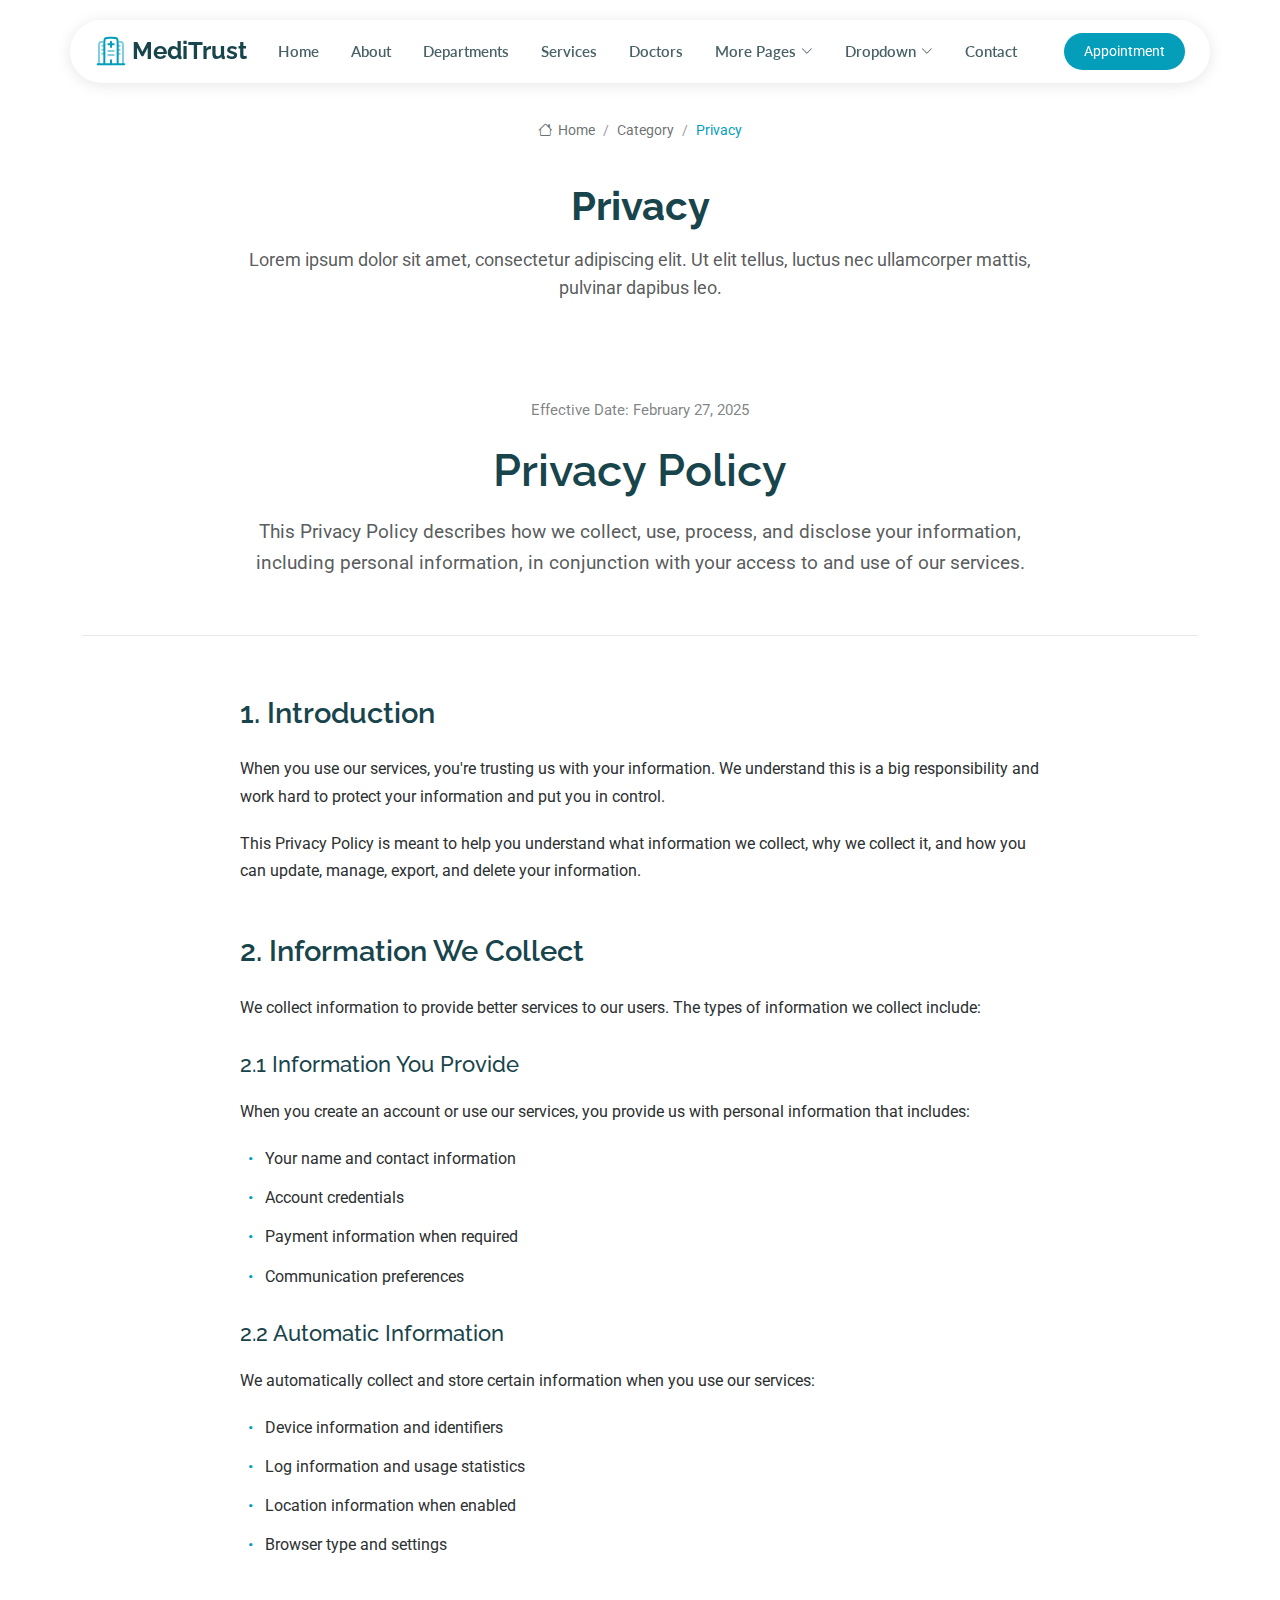
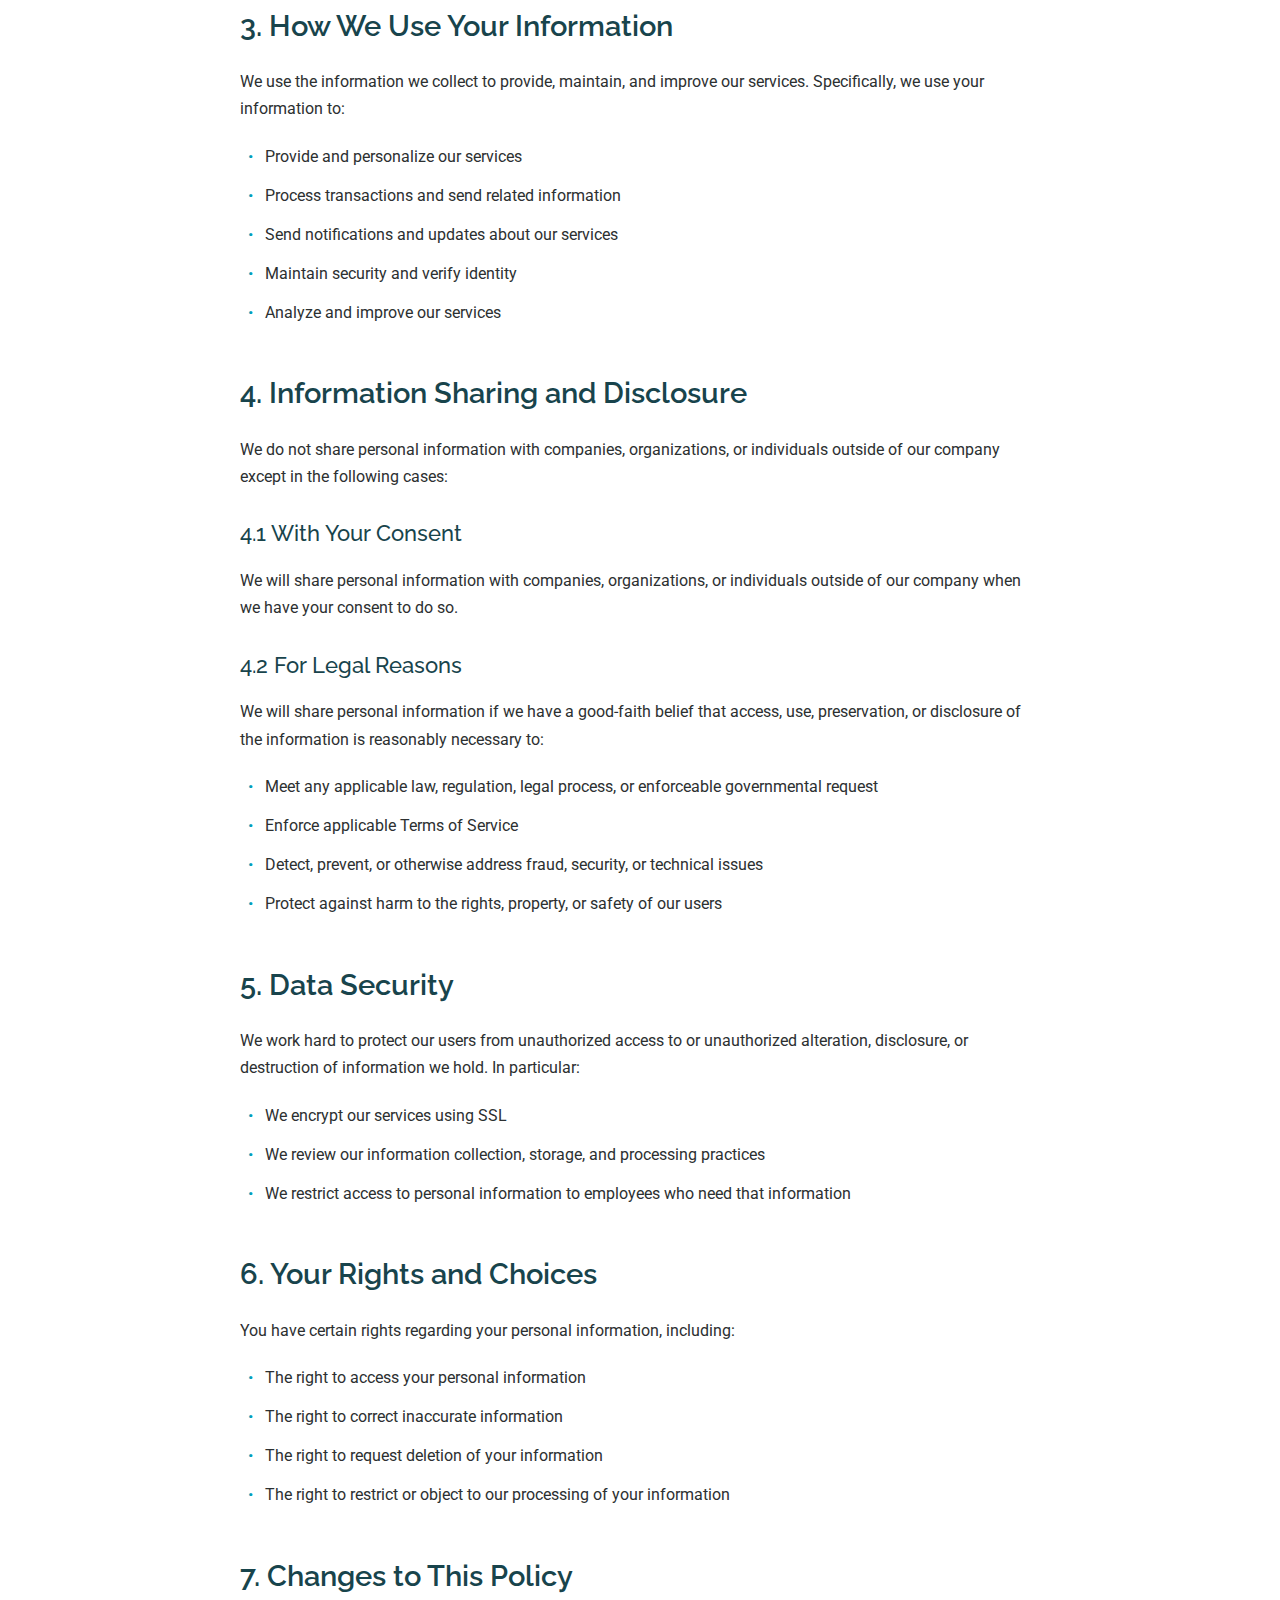
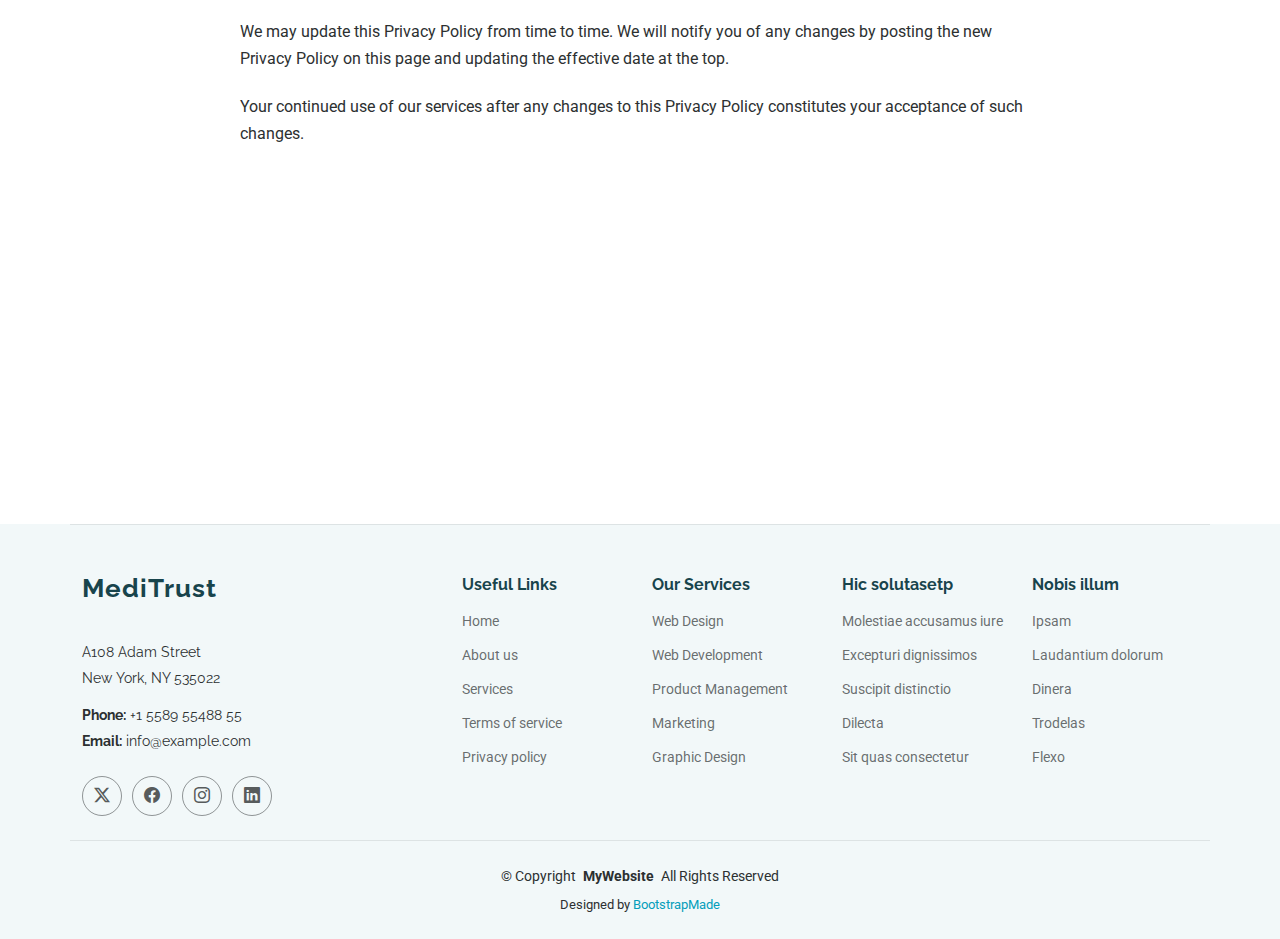
<file: MediTrust/privacy.html>
<!DOCTYPE html>
<html lang="en">

<head>
  <meta charset="utf-8">
  <meta content="width=device-width, initial-scale=1.0" name="viewport">
  <title>Privacy - MediTrust Bootstrap Template</title>
  <meta name="description" content="">
  <meta name="keywords" content="">

  <!-- Favicons -->
  <link href="assets/img/favicon.png" rel="icon">
  <link href="assets/img/apple-touch-icon.png" rel="apple-touch-icon">

  <!-- Fonts -->
  <link href="https://fonts.googleapis.com" rel="preconnect">
  <link href="https://fonts.gstatic.com" rel="preconnect" crossorigin>
  <link href="https://fonts.googleapis.com/css2?family=Roboto:ital,wght@0,100;0,300;0,400;0,500;0,700;0,900;1,100;1,300;1,400;1,500;1,700;1,900&family=Lato:ital,wght@0,100;0,300;0,400;0,700;0,900;1,100;1,300;1,400;1,700;1,900&family=Raleway:ital,wght@0,100;0,200;0,300;0,400;0,500;0,600;0,700;0,800;0,900;1,100;1,200;1,300;1,400;1,500;1,600;1,700;1,800;1,900&display=swap" rel="stylesheet">

  <!-- Vendor CSS Files -->
  <link href="assets/vendor/bootstrap/css/bootstrap.min.css" rel="stylesheet">
  <link href="assets/vendor/bootstrap-icons/bootstrap-icons.css" rel="stylesheet">
  <link href="assets/vendor/aos/aos.css" rel="stylesheet">
  <link href="assets/vendor/fontawesome-free/css/all.min.css" rel="stylesheet">
  <link href="assets/vendor/swiper/swiper-bundle.min.css" rel="stylesheet">
  <link href="assets/vendor/glightbox/css/glightbox.min.css" rel="stylesheet">

  <!-- Main CSS File -->
  <link href="assets/css/main.css" rel="stylesheet">

  <!-- =======================================================
  * Template Name: MediTrust
  * Template URL: https://bootstrapmade.com/meditrust-bootstrap-hospital-website-template/
  * Updated: Jul 04 2025 with Bootstrap v5.3.7
  * Author: BootstrapMade.com
  * License: https://bootstrapmade.com/license/
  ======================================================== -->
</head>

<body class="privacy-page">

  <header id="header" class="header d-flex align-items-center fixed-top">
    <div class="header-container container-fluid container-xl position-relative d-flex align-items-center justify-content-between">

      <a href="index.html" class="logo d-flex align-items-center me-auto me-xl-0">
        <!-- Uncomment the line below if you also wish to use an image logo -->
        <!-- <img src="assets/img/logo.webp" alt=""> -->
        <svg class="my-icon" viewBox="0 0 24 24" fill="none" xmlns="http://www.w3.org/2000/svg">
          <g id="bgCarrier" stroke-width="0"></g>
          <g id="tracerCarrier" stroke-linecap="round" stroke-linejoin="round"></g>
          <g id="iconCarrier">
            <path d="M22 22L2 22" stroke="currentColor" stroke-width="1.5" stroke-linecap="round"></path>
            <path d="M17 22V6C17 4.11438 17 3.17157 16.4142 2.58579C15.8284 2 14.8856 2 13 2H11C9.11438 2 8.17157 2 7.58579 2.58579C7 3.17157 7 4.11438 7 6V22" stroke="currentColor" stroke-width="1.5"></path>
            <path opacity="0.5" d="M21 22V8.5C21 7.09554 21 6.39331 20.6629 5.88886C20.517 5.67048 20.3295 5.48298 20.1111 5.33706C19.6067 5 18.9045 5 17.5 5" stroke="currentColor" stroke-width="1.5"></path>
            <path opacity="0.5" d="M3 22V8.5C3 7.09554 3 6.39331 3.33706 5.88886C3.48298 5.67048 3.67048 5.48298 3.88886 5.33706C4.39331 5 5.09554 5 6.5 5" stroke="currentColor" stroke-width="1.5"></path>
            <path d="M12 22V19" stroke="currentColor" stroke-width="1.5" stroke-linecap="round"></path>
            <path opacity="0.5" d="M10 12H14" stroke="currentColor" stroke-width="1.5" stroke-linecap="round"></path>
            <path opacity="0.5" d="M5.5 11H7" stroke="currentColor" stroke-width="1.5" stroke-linecap="round"></path>
            <path opacity="0.5" d="M5.5 14H7" stroke="currentColor" stroke-width="1.5" stroke-linecap="round"></path>
            <path opacity="0.5" d="M17 11H18.5" stroke="currentColor" stroke-width="1.5" stroke-linecap="round"></path>
            <path opacity="0.5" d="M17 14H18.5" stroke="currentColor" stroke-width="1.5" stroke-linecap="round"></path>
            <path opacity="0.5" d="M5.5 8H7" stroke="currentColor" stroke-width="1.5" stroke-linecap="round"></path>
            <path opacity="0.5" d="M17 8H18.5" stroke="currentColor" stroke-width="1.5" stroke-linecap="round"></path>
            <path opacity="0.5" d="M10 15H14" stroke="currentColor" stroke-width="1.5" stroke-linecap="round"></path>
            <path d="M12 9V5" stroke="currentColor" stroke-width="1.5" stroke-linecap="round" stroke-linejoin="round"></path>
            <path d="M14 7L10 7" stroke="currentColor" stroke-width="1.5" stroke-linecap="round" stroke-linejoin="round"></path>
          </g>
        </svg>

        <h1 class="sitename">MediTrust</h1>
      </a>

      <nav id="navmenu" class="navmenu">
        <ul>
          <li><a href="index.html">Home</a></li>
          <li><a href="about.html">About</a></li>
          <li><a href="departments.html">Departments</a></li>
          <li><a href="services.html">Services</a></li>
          <li><a href="doctors.html">Doctors</a></li>
          <li class="dropdown"><a href="#"><span>More Pages</span> <i class="bi bi-chevron-down toggle-dropdown"></i></a>
            <ul>
              <li><a href="department-details.html">Department Details</a></li>
              <li><a href="service-details.html">Service Details</a></li>
              <li><a href="appointment.html">Appointment</a></li>
              <li><a href="testimonials.html">Testimonials</a></li>
              <li><a href="faq.html">Frequently Asked Questions</a></li>
              <li><a href="gallery.html">Gallery</a></li>
              <li><a href="terms.html">Terms</a></li>
              <li><a href="privacy.html" class="active">Privacy</a></li>
              <li><a href="404.html">404</a></li>
            </ul>
          </li>
          <li class="dropdown"><a href="#"><span>Dropdown</span> <i class="bi bi-chevron-down toggle-dropdown"></i></a>
            <ul>
              <li><a href="#">Dropdown 1</a></li>
              <li class="dropdown"><a href="#"><span>Deep Dropdown</span> <i class="bi bi-chevron-down toggle-dropdown"></i></a>
                <ul>
                  <li><a href="#">Deep Dropdown 1</a></li>
                  <li><a href="#">Deep Dropdown 2</a></li>
                  <li><a href="#">Deep Dropdown 3</a></li>
                  <li><a href="#">Deep Dropdown 4</a></li>
                  <li><a href="#">Deep Dropdown 5</a></li>
                </ul>
              </li>
              <li><a href="#">Dropdown 2</a></li>
              <li><a href="#">Dropdown 3</a></li>
              <li><a href="#">Dropdown 4</a></li>
            </ul>
          </li>
          <li><a href="contact.html">Contact</a></li>
        </ul>
        <i class="mobile-nav-toggle d-xl-none bi bi-list"></i>
      </nav>

      <a class="btn-getstarted" href="appointment.html">Appointment</a>

    </div>
  </header>

  <main class="main">

    <!-- Page Title -->
    <div class="page-title">
      <div class="breadcrumbs">
        <nav aria-label="breadcrumb">
          <ol class="breadcrumb">
            <li class="breadcrumb-item"><a href="#"><i class="bi bi-house"></i> Home</a></li>
            <li class="breadcrumb-item"><a href="#">Category</a></li>
            <li class="breadcrumb-item active current">Privacy</li>
          </ol>
        </nav>
      </div>

      <div class="title-wrapper">
        <h1>Privacy</h1>
        <p>Lorem ipsum dolor sit amet, consectetur adipiscing elit. Ut elit tellus, luctus nec ullamcorper mattis, pulvinar dapibus leo.</p>
      </div>
    </div><!-- End Page Title -->

    <!-- Privacy Section -->
    <section id="privacy" class="privacy section">

      <div class="container" data-aos="fade-up">
        <!-- Header -->
        <div class="privacy-header" data-aos="fade-up">
          <div class="header-content">
            <div class="last-updated">Effective Date: February 27, 2025</div>
            <h1>Privacy Policy</h1>
            <p class="intro-text">This Privacy Policy describes how we collect, use, process, and disclose your information, including personal information, in conjunction with your access to and use of our services.</p>
          </div>
        </div>

        <!-- Main Content -->
        <div class="privacy-content" data-aos="fade-up">
          <!-- Introduction -->
          <div class="content-section">
            <h2>1. Introduction</h2>
            <p>When you use our services, you're trusting us with your information. We understand this is a big responsibility and work hard to protect your information and put you in control.</p>
            <p>This Privacy Policy is meant to help you understand what information we collect, why we collect it, and how you can update, manage, export, and delete your information.</p>
          </div>

          <!-- Information Collection -->
          <div class="content-section">
            <h2>2. Information We Collect</h2>
            <p>We collect information to provide better services to our users. The types of information we collect include:</p>

            <h3>2.1 Information You Provide</h3>
            <p>When you create an account or use our services, you provide us with personal information that includes:</p>
            <ul>
              <li>Your name and contact information</li>
              <li>Account credentials</li>
              <li>Payment information when required</li>
              <li>Communication preferences</li>
            </ul>

            <h3>2.2 Automatic Information</h3>
            <p>We automatically collect and store certain information when you use our services:</p>
            <ul>
              <li>Device information and identifiers</li>
              <li>Log information and usage statistics</li>
              <li>Location information when enabled</li>
              <li>Browser type and settings</li>
            </ul>
          </div>

          <!-- Use of Information -->
          <div class="content-section">
            <h2>3. How We Use Your Information</h2>
            <p>We use the information we collect to provide, maintain, and improve our services. Specifically, we use your information to:</p>
            <ul>
              <li>Provide and personalize our services</li>
              <li>Process transactions and send related information</li>
              <li>Send notifications and updates about our services</li>
              <li>Maintain security and verify identity</li>
              <li>Analyze and improve our services</li>
            </ul>
          </div>

          <!-- Information Sharing -->
          <div class="content-section">
            <h2>4. Information Sharing and Disclosure</h2>
            <p>We do not share personal information with companies, organizations, or individuals outside of our company except in the following cases:</p>

            <h3>4.1 With Your Consent</h3>
            <p>We will share personal information with companies, organizations, or individuals outside of our company when we have your consent to do so.</p>

            <h3>4.2 For Legal Reasons</h3>
            <p>We will share personal information if we have a good-faith belief that access, use, preservation, or disclosure of the information is reasonably necessary to:</p>
            <ul>
              <li>Meet any applicable law, regulation, legal process, or enforceable governmental request</li>
              <li>Enforce applicable Terms of Service</li>
              <li>Detect, prevent, or otherwise address fraud, security, or technical issues</li>
              <li>Protect against harm to the rights, property, or safety of our users</li>
            </ul>
          </div>

          <!-- Data Security -->
          <div class="content-section">
            <h2>5. Data Security</h2>
            <p>We work hard to protect our users from unauthorized access to or unauthorized alteration, disclosure, or destruction of information we hold. In particular:</p>
            <ul>
              <li>We encrypt our services using SSL</li>
              <li>We review our information collection, storage, and processing practices</li>
              <li>We restrict access to personal information to employees who need that information</li>
            </ul>
          </div>

          <!-- Your Rights -->
          <div class="content-section">
            <h2>6. Your Rights and Choices</h2>
            <p>You have certain rights regarding your personal information, including:</p>
            <ul>
              <li>The right to access your personal information</li>
              <li>The right to correct inaccurate information</li>
              <li>The right to request deletion of your information</li>
              <li>The right to restrict or object to our processing of your information</li>
            </ul>
          </div>

          <!-- Policy Updates -->
          <div class="content-section">
            <h2>7. Changes to This Policy</h2>
            <p>We may update this Privacy Policy from time to time. We will notify you of any changes by posting the new Privacy Policy on this page and updating the effective date at the top.</p>
            <p>Your continued use of our services after any changes to this Privacy Policy constitutes your acceptance of such changes.</p>
          </div>
        </div>

        <!-- Contact Section -->
        <div class="privacy-contact" data-aos="fade-up">
          <h2>Contact Us</h2>
          <p>If you have any questions about this Privacy Policy or our practices, please contact us:</p>
          <div class="contact-details">
            <p><strong>Email:</strong> privacy@example.com</p>
            <p><strong>Address:</strong> 123 Privacy Street, Security City, 12345</p>
          </div>
        </div>

      </div>

    </section><!-- /Privacy Section -->

  </main>

  <footer id="footer" class="footer position-relative light-background">

    <div class="container footer-top">
      <div class="row gy-4">
        <div class="col-lg-4 col-md-6 footer-about">
          <a href="index.html" class="logo d-flex align-items-center">
            <span class="sitename">MediTrust</span>
          </a>
          <div class="footer-contact pt-3">
            <p>A108 Adam Street</p>
            <p>New York, NY 535022</p>
            <p class="mt-3"><strong>Phone:</strong> <span>+1 5589 55488 55</span></p>
            <p><strong>Email:</strong> <span>info@example.com</span></p>
          </div>
          <div class="social-links d-flex mt-4">
            <a href=""><i class="bi bi-twitter-x"></i></a>
            <a href=""><i class="bi bi-facebook"></i></a>
            <a href=""><i class="bi bi-instagram"></i></a>
            <a href=""><i class="bi bi-linkedin"></i></a>
          </div>
        </div>

        <div class="col-lg-2 col-md-3 footer-links">
          <h4>Useful Links</h4>
          <ul>
            <li><a href="#">Home</a></li>
            <li><a href="#">About us</a></li>
            <li><a href="#">Services</a></li>
            <li><a href="#">Terms of service</a></li>
            <li><a href="#">Privacy policy</a></li>
          </ul>
        </div>

        <div class="col-lg-2 col-md-3 footer-links">
          <h4>Our Services</h4>
          <ul>
            <li><a href="#">Web Design</a></li>
            <li><a href="#">Web Development</a></li>
            <li><a href="#">Product Management</a></li>
            <li><a href="#">Marketing</a></li>
            <li><a href="#">Graphic Design</a></li>
          </ul>
        </div>

        <div class="col-lg-2 col-md-3 footer-links">
          <h4>Hic solutasetp</h4>
          <ul>
            <li><a href="#">Molestiae accusamus iure</a></li>
            <li><a href="#">Excepturi dignissimos</a></li>
            <li><a href="#">Suscipit distinctio</a></li>
            <li><a href="#">Dilecta</a></li>
            <li><a href="#">Sit quas consectetur</a></li>
          </ul>
        </div>

        <div class="col-lg-2 col-md-3 footer-links">
          <h4>Nobis illum</h4>
          <ul>
            <li><a href="#">Ipsam</a></li>
            <li><a href="#">Laudantium dolorum</a></li>
            <li><a href="#">Dinera</a></li>
            <li><a href="#">Trodelas</a></li>
            <li><a href="#">Flexo</a></li>
          </ul>
        </div>

      </div>
    </div>

    <div class="container copyright text-center mt-4">
      <p>© <span>Copyright</span> <strong class="px-1 sitename">MyWebsite</strong> <span>All Rights Reserved</span></p>
      <div class="credits">
        <!-- All the links in the footer should remain intact. -->
        <!-- You can delete the links only if you've purchased the pro version. -->
        <!-- Licensing information: https://bootstrapmade.com/license/ -->
        <!-- Purchase the pro version with working PHP/AJAX contact form: [buy-url] -->
        Designed by <a href="https://bootstrapmade.com/">BootstrapMade</a>
      </div>
    </div>

  </footer>

  <!-- Scroll Top -->
  <a href="#" id="scroll-top" class="scroll-top d-flex align-items-center justify-content-center"><i class="bi bi-arrow-up-short"></i></a>

  <!-- Preloader -->
  <div id="preloader"></div>

  <!-- Vendor JS Files -->
  <script src="assets/vendor/bootstrap/js/bootstrap.bundle.min.js"></script>
  <script src="assets/vendor/php-email-form/validate.js"></script>
  <script src="assets/vendor/aos/aos.js"></script>
  <script src="assets/vendor/purecounter/purecounter_vanilla.js"></script>
  <script src="assets/vendor/swiper/swiper-bundle.min.js"></script>
  <script src="assets/vendor/imagesloaded/imagesloaded.pkgd.min.js"></script>
  <script src="assets/vendor/isotope-layout/isotope.pkgd.min.js"></script>
  <script src="assets/vendor/glightbox/js/glightbox.min.js"></script>

  <!-- Main JS File -->
  <script src="assets/js/main.js"></script>

</body>

</html>
</file>
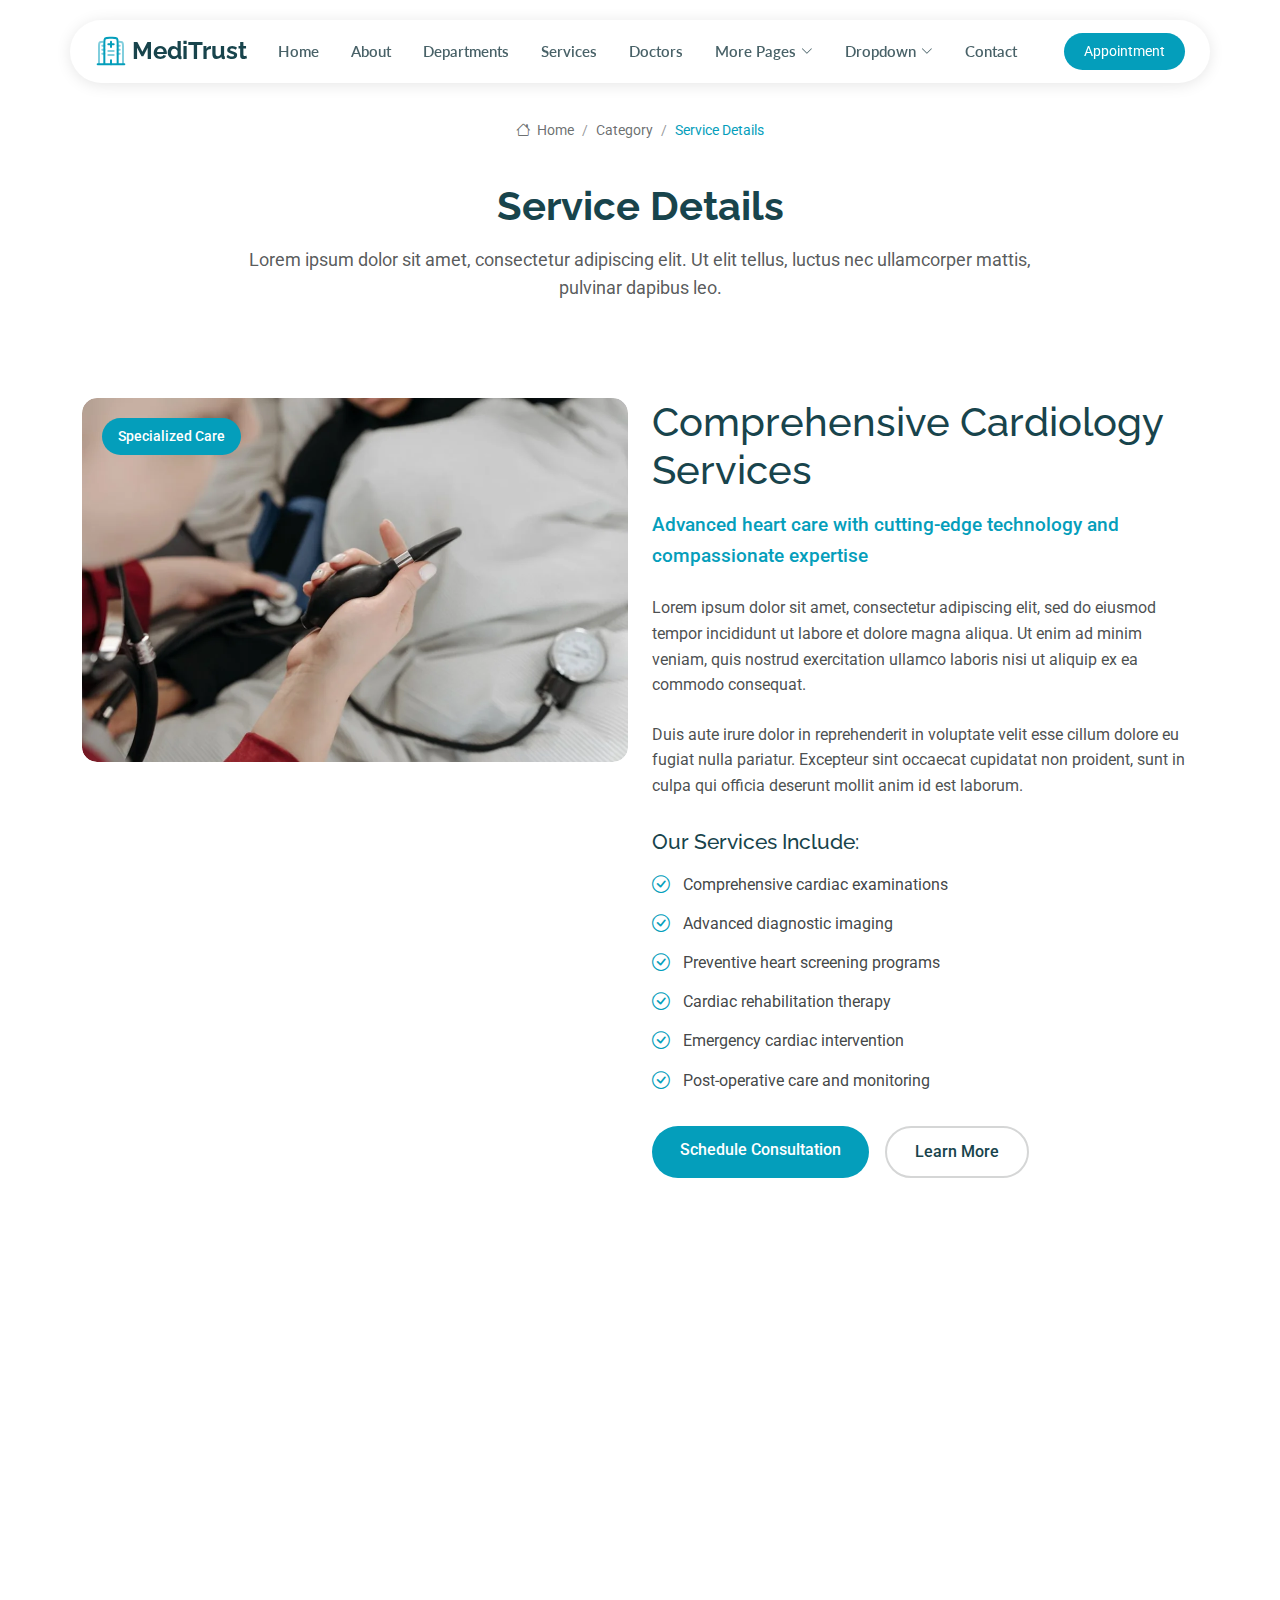
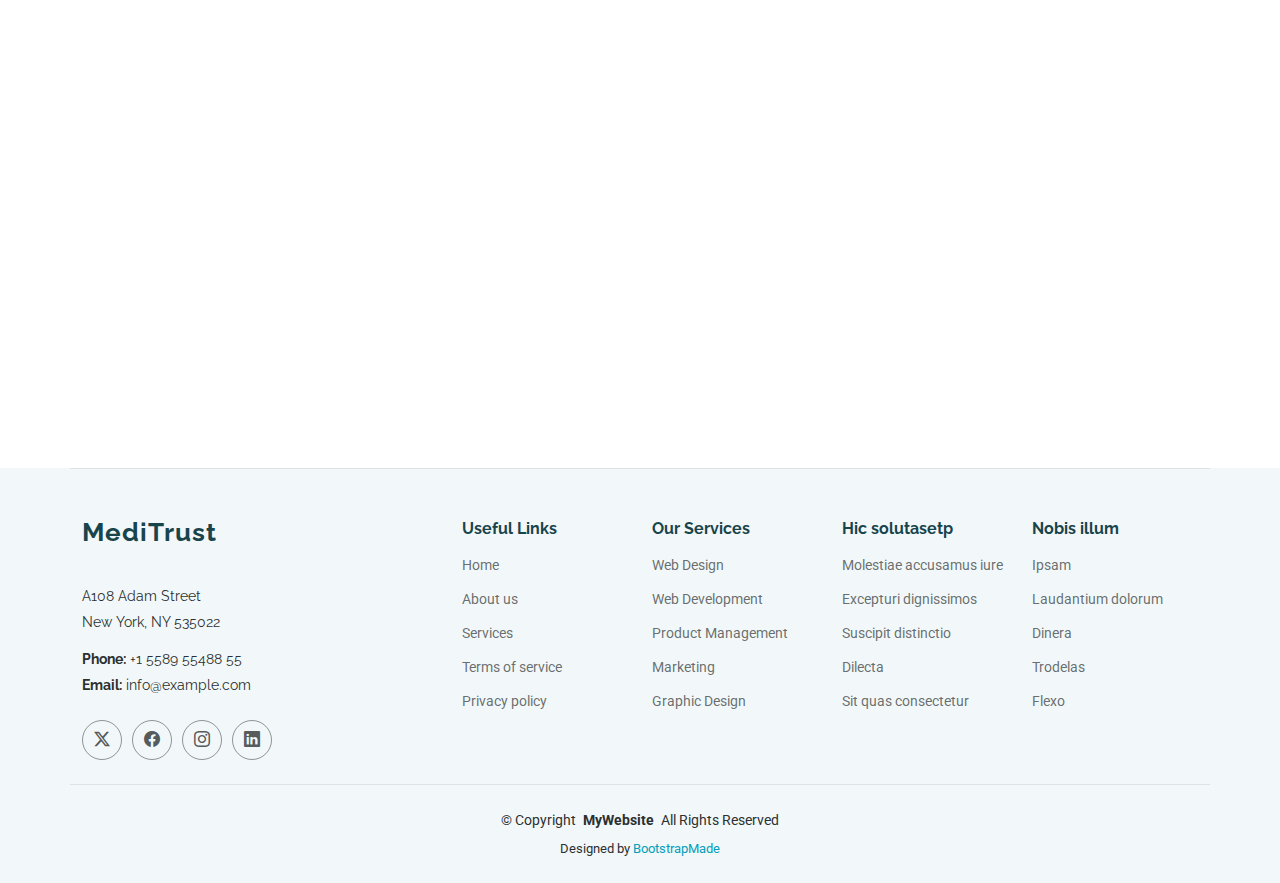
<file: MediTrust/service-details.html>
<!DOCTYPE html>
<html lang="en">

<head>
  <meta charset="utf-8">
  <meta content="width=device-width, initial-scale=1.0" name="viewport">
  <title>Service Details - MediTrust Bootstrap Template</title>
  <meta name="description" content="">
  <meta name="keywords" content="">

  <!-- Favicons -->
  <link href="assets/img/favicon.png" rel="icon">
  <link href="assets/img/apple-touch-icon.png" rel="apple-touch-icon">

  <!-- Fonts -->
  <link href="https://fonts.googleapis.com" rel="preconnect">
  <link href="https://fonts.gstatic.com" rel="preconnect" crossorigin>
  <link href="https://fonts.googleapis.com/css2?family=Roboto:ital,wght@0,100;0,300;0,400;0,500;0,700;0,900;1,100;1,300;1,400;1,500;1,700;1,900&family=Lato:ital,wght@0,100;0,300;0,400;0,700;0,900;1,100;1,300;1,400;1,700;1,900&family=Raleway:ital,wght@0,100;0,200;0,300;0,400;0,500;0,600;0,700;0,800;0,900;1,100;1,200;1,300;1,400;1,500;1,600;1,700;1,800;1,900&display=swap" rel="stylesheet">

  <!-- Vendor CSS Files -->
  <link href="assets/vendor/bootstrap/css/bootstrap.min.css" rel="stylesheet">
  <link href="assets/vendor/bootstrap-icons/bootstrap-icons.css" rel="stylesheet">
  <link href="assets/vendor/aos/aos.css" rel="stylesheet">
  <link href="assets/vendor/fontawesome-free/css/all.min.css" rel="stylesheet">
  <link href="assets/vendor/swiper/swiper-bundle.min.css" rel="stylesheet">
  <link href="assets/vendor/glightbox/css/glightbox.min.css" rel="stylesheet">

  <!-- Main CSS File -->
  <link href="assets/css/main.css" rel="stylesheet">

  <!-- =======================================================
  * Template Name: MediTrust
  * Template URL: https://bootstrapmade.com/meditrust-bootstrap-hospital-website-template/
  * Updated: Jul 04 2025 with Bootstrap v5.3.7
  * Author: BootstrapMade.com
  * License: https://bootstrapmade.com/license/
  ======================================================== -->
</head>

<body class="service-details-page">

  <header id="header" class="header d-flex align-items-center fixed-top">
    <div class="header-container container-fluid container-xl position-relative d-flex align-items-center justify-content-between">

      <a href="index.html" class="logo d-flex align-items-center me-auto me-xl-0">
        <!-- Uncomment the line below if you also wish to use an image logo -->
        <!-- <img src="assets/img/logo.webp" alt=""> -->
        <svg class="my-icon" viewBox="0 0 24 24" fill="none" xmlns="http://www.w3.org/2000/svg">
          <g id="bgCarrier" stroke-width="0"></g>
          <g id="tracerCarrier" stroke-linecap="round" stroke-linejoin="round"></g>
          <g id="iconCarrier">
            <path d="M22 22L2 22" stroke="currentColor" stroke-width="1.5" stroke-linecap="round"></path>
            <path d="M17 22V6C17 4.11438 17 3.17157 16.4142 2.58579C15.8284 2 14.8856 2 13 2H11C9.11438 2 8.17157 2 7.58579 2.58579C7 3.17157 7 4.11438 7 6V22" stroke="currentColor" stroke-width="1.5"></path>
            <path opacity="0.5" d="M21 22V8.5C21 7.09554 21 6.39331 20.6629 5.88886C20.517 5.67048 20.3295 5.48298 20.1111 5.33706C19.6067 5 18.9045 5 17.5 5" stroke="currentColor" stroke-width="1.5"></path>
            <path opacity="0.5" d="M3 22V8.5C3 7.09554 3 6.39331 3.33706 5.88886C3.48298 5.67048 3.67048 5.48298 3.88886 5.33706C4.39331 5 5.09554 5 6.5 5" stroke="currentColor" stroke-width="1.5"></path>
            <path d="M12 22V19" stroke="currentColor" stroke-width="1.5" stroke-linecap="round"></path>
            <path opacity="0.5" d="M10 12H14" stroke="currentColor" stroke-width="1.5" stroke-linecap="round"></path>
            <path opacity="0.5" d="M5.5 11H7" stroke="currentColor" stroke-width="1.5" stroke-linecap="round"></path>
            <path opacity="0.5" d="M5.5 14H7" stroke="currentColor" stroke-width="1.5" stroke-linecap="round"></path>
            <path opacity="0.5" d="M17 11H18.5" stroke="currentColor" stroke-width="1.5" stroke-linecap="round"></path>
            <path opacity="0.5" d="M17 14H18.5" stroke="currentColor" stroke-width="1.5" stroke-linecap="round"></path>
            <path opacity="0.5" d="M5.5 8H7" stroke="currentColor" stroke-width="1.5" stroke-linecap="round"></path>
            <path opacity="0.5" d="M17 8H18.5" stroke="currentColor" stroke-width="1.5" stroke-linecap="round"></path>
            <path opacity="0.5" d="M10 15H14" stroke="currentColor" stroke-width="1.5" stroke-linecap="round"></path>
            <path d="M12 9V5" stroke="currentColor" stroke-width="1.5" stroke-linecap="round" stroke-linejoin="round"></path>
            <path d="M14 7L10 7" stroke="currentColor" stroke-width="1.5" stroke-linecap="round" stroke-linejoin="round"></path>
          </g>
        </svg>

        <h1 class="sitename">MediTrust</h1>
      </a>

      <nav id="navmenu" class="navmenu">
        <ul>
          <li><a href="index.html">Home</a></li>
          <li><a href="about.html">About</a></li>
          <li><a href="departments.html">Departments</a></li>
          <li><a href="services.html">Services</a></li>
          <li><a href="doctors.html">Doctors</a></li>
          <li class="dropdown"><a href="#"><span>More Pages</span> <i class="bi bi-chevron-down toggle-dropdown"></i></a>
            <ul>
              <li><a href="department-details.html">Department Details</a></li>
              <li><a href="service-details.html" class="active">Service Details</a></li>
              <li><a href="appointment.html">Appointment</a></li>
              <li><a href="testimonials.html">Testimonials</a></li>
              <li><a href="faq.html">Frequently Asked Questions</a></li>
              <li><a href="gallery.html">Gallery</a></li>
              <li><a href="terms.html">Terms</a></li>
              <li><a href="privacy.html">Privacy</a></li>
              <li><a href="404.html">404</a></li>
            </ul>
          </li>
          <li class="dropdown"><a href="#"><span>Dropdown</span> <i class="bi bi-chevron-down toggle-dropdown"></i></a>
            <ul>
              <li><a href="#">Dropdown 1</a></li>
              <li class="dropdown"><a href="#"><span>Deep Dropdown</span> <i class="bi bi-chevron-down toggle-dropdown"></i></a>
                <ul>
                  <li><a href="#">Deep Dropdown 1</a></li>
                  <li><a href="#">Deep Dropdown 2</a></li>
                  <li><a href="#">Deep Dropdown 3</a></li>
                  <li><a href="#">Deep Dropdown 4</a></li>
                  <li><a href="#">Deep Dropdown 5</a></li>
                </ul>
              </li>
              <li><a href="#">Dropdown 2</a></li>
              <li><a href="#">Dropdown 3</a></li>
              <li><a href="#">Dropdown 4</a></li>
            </ul>
          </li>
          <li><a href="contact.html">Contact</a></li>
        </ul>
        <i class="mobile-nav-toggle d-xl-none bi bi-list"></i>
      </nav>

      <a class="btn-getstarted" href="appointment.html">Appointment</a>

    </div>
  </header>

  <main class="main">

    <!-- Page Title -->
    <div class="page-title">
      <div class="breadcrumbs">
        <nav aria-label="breadcrumb">
          <ol class="breadcrumb">
            <li class="breadcrumb-item"><a href="#"><i class="bi bi-house"></i> Home</a></li>
            <li class="breadcrumb-item"><a href="#">Category</a></li>
            <li class="breadcrumb-item active current">Service Details</li>
          </ol>
        </nav>
      </div>

      <div class="title-wrapper">
        <h1>Service Details</h1>
        <p>Lorem ipsum dolor sit amet, consectetur adipiscing elit. Ut elit tellus, luctus nec ullamcorper mattis, pulvinar dapibus leo.</p>
      </div>
    </div><!-- End Page Title -->

    <!-- Service Details 2 Section -->
    <section id="service-details-2" class="service-details-2 section">

      <div class="container" data-aos="fade-up" data-aos-delay="100">

        <div class="row gy-5">

          <div class="col-lg-6" data-aos="zoom-in" data-aos-delay="200">
            <div class="service-image">
              <img src="assets/img/health/cardiology-3.webp" alt="Cardiology Services" class="img-fluid">
              <div class="service-tag">
                <span>Specialized Care</span>
              </div>
            </div>
          </div>

          <div class="col-lg-6" data-aos="fade-left" data-aos-delay="300">
            <div class="service-content">
              <h2>Comprehensive Cardiology Services</h2>
              <p class="service-tagline">Advanced heart care with cutting-edge technology and compassionate expertise</p>

              <p>Lorem ipsum dolor sit amet, consectetur adipiscing elit, sed do eiusmod tempor incididunt ut labore et dolore magna aliqua. Ut enim ad minim veniam, quis nostrud exercitation ullamco laboris nisi ut aliquip ex ea commodo consequat.</p>

              <p>Duis aute irure dolor in reprehenderit in voluptate velit esse cillum dolore eu fugiat nulla pariatur. Excepteur sint occaecat cupidatat non proident, sunt in culpa qui officia deserunt mollit anim id est laborum.</p>

              <div class="service-features">
                <h4>Our Services Include:</h4>
                <ul>
                  <li><i class="bi bi-check-circle"></i> Comprehensive cardiac examinations</li>
                  <li><i class="bi bi-check-circle"></i> Advanced diagnostic imaging</li>
                  <li><i class="bi bi-check-circle"></i> Preventive heart screening programs</li>
                  <li><i class="bi bi-check-circle"></i> Cardiac rehabilitation therapy</li>
                  <li><i class="bi bi-check-circle"></i> Emergency cardiac intervention</li>
                  <li><i class="bi bi-check-circle"></i> Post-operative care and monitoring</li>
                </ul>
              </div>

              <div class="service-actions">
                <a href="#" class="btn-primary">Schedule Consultation</a>
                <a href="#" class="btn-secondary">Learn More</a>
              </div>
            </div>
          </div>

        </div>

        <div class="row mt-5">

          <div class="col-lg-4" data-aos="fade-up" data-aos-delay="100">
            <div class="service-card">
              <div class="card-icon">
                <i class="bi bi-heart-pulse"></i>
              </div>
              <h4>Diagnostic Testing</h4>
              <p>Sed ut perspiciatis unde omnis iste natus error sit voluptatem accusantium doloremque laudantium, totam rem aperiam.</p>
              <a href="#" class="card-link">
                <span>Book Now</span>
                <i class="bi bi-arrow-right"></i>
              </a>
            </div>
          </div>

          <div class="col-lg-4" data-aos="fade-up" data-aos-delay="200">
            <div class="service-card">
              <div class="card-icon">
                <i class="bi bi-hospital"></i>
              </div>
              <h4>Surgical Procedures</h4>
              <p>At vero eos et accusamus et iusto odio dignissimos ducimus qui blanditiis praesentium voluptatum deleniti atque.</p>
              <a href="#" class="card-link">
                <span>Schedule Surgery</span>
                <i class="bi bi-arrow-right"></i>
              </a>
            </div>
          </div>

          <div class="col-lg-4" data-aos="fade-up" data-aos-delay="300">
            <div class="service-card">
              <div class="card-icon">
                <i class="bi bi-shield-check"></i>
              </div>
              <h4>Preventive Care</h4>
              <p>Excepteur sint occaecat cupidatat non proident, sunt in culpa qui officia deserunt mollit anim id est laborum.</p>
              <a href="#" class="card-link">
                <span>Get Screened</span>
                <i class="bi bi-arrow-right"></i>
              </a>
            </div>
          </div>

        </div>

        <div class="row mt-5">

          <div class="col-lg-8" data-aos="fade-right" data-aos-delay="100">
            <div class="booking-section">
              <h3>Ready to Schedule Your Appointment?</h3>
              <p>Our cardiology specialists are available for consultations Monday through Friday. Same-day appointments available for urgent cases.</p>

              <div class="availability-info">
                <div class="info-item">
                  <i class="bi bi-clock"></i>
                  <div>
                    <strong>Office Hours</strong>
                    <span>Mon-Fri: 8:00 AM - 6:00 PM</span>
                  </div>
                </div>
                <div class="info-item">
                  <i class="bi bi-telephone"></i>
                  <div>
                    <strong>Emergency Line</strong>
                    <span>+1 (555) 123-4567</span>
                  </div>
                </div>
                <div class="info-item">
                  <i class="bi bi-geo-alt"></i>
                  <div>
                    <strong>Location</strong>
                    <span>123 Medical Center Dr, Boston, MA 02101</span>
                  </div>
                </div>
              </div>
            </div>
          </div>

          <div class="col-lg-4" data-aos="fade-left" data-aos-delay="200">
            <div class="appointment-card">
              <h4>Book Your Visit</h4>
              <p>Quick and easy online scheduling</p>
              <a href="appointment.html" class="btn-appointment">Book Appointment</a>
              <div class="contact-alternative">
                <span>Or call us at</span>
                <a href="tel:+15551234567">+1 (555) 123-4567</a>
              </div>
            </div>
          </div>

        </div>

      </div>

    </section><!-- /Service Details 2 Section -->

  </main>

  <footer id="footer" class="footer position-relative light-background">

    <div class="container footer-top">
      <div class="row gy-4">
        <div class="col-lg-4 col-md-6 footer-about">
          <a href="index.html" class="logo d-flex align-items-center">
            <span class="sitename">MediTrust</span>
          </a>
          <div class="footer-contact pt-3">
            <p>A108 Adam Street</p>
            <p>New York, NY 535022</p>
            <p class="mt-3"><strong>Phone:</strong> <span>+1 5589 55488 55</span></p>
            <p><strong>Email:</strong> <span>info@example.com</span></p>
          </div>
          <div class="social-links d-flex mt-4">
            <a href=""><i class="bi bi-twitter-x"></i></a>
            <a href=""><i class="bi bi-facebook"></i></a>
            <a href=""><i class="bi bi-instagram"></i></a>
            <a href=""><i class="bi bi-linkedin"></i></a>
          </div>
        </div>

        <div class="col-lg-2 col-md-3 footer-links">
          <h4>Useful Links</h4>
          <ul>
            <li><a href="#">Home</a></li>
            <li><a href="#">About us</a></li>
            <li><a href="#">Services</a></li>
            <li><a href="#">Terms of service</a></li>
            <li><a href="#">Privacy policy</a></li>
          </ul>
        </div>

        <div class="col-lg-2 col-md-3 footer-links">
          <h4>Our Services</h4>
          <ul>
            <li><a href="#">Web Design</a></li>
            <li><a href="#">Web Development</a></li>
            <li><a href="#">Product Management</a></li>
            <li><a href="#">Marketing</a></li>
            <li><a href="#">Graphic Design</a></li>
          </ul>
        </div>

        <div class="col-lg-2 col-md-3 footer-links">
          <h4>Hic solutasetp</h4>
          <ul>
            <li><a href="#">Molestiae accusamus iure</a></li>
            <li><a href="#">Excepturi dignissimos</a></li>
            <li><a href="#">Suscipit distinctio</a></li>
            <li><a href="#">Dilecta</a></li>
            <li><a href="#">Sit quas consectetur</a></li>
          </ul>
        </div>

        <div class="col-lg-2 col-md-3 footer-links">
          <h4>Nobis illum</h4>
          <ul>
            <li><a href="#">Ipsam</a></li>
            <li><a href="#">Laudantium dolorum</a></li>
            <li><a href="#">Dinera</a></li>
            <li><a href="#">Trodelas</a></li>
            <li><a href="#">Flexo</a></li>
          </ul>
        </div>

      </div>
    </div>

    <div class="container copyright text-center mt-4">
      <p>© <span>Copyright</span> <strong class="px-1 sitename">MyWebsite</strong> <span>All Rights Reserved</span></p>
      <div class="credits">
        <!-- All the links in the footer should remain intact. -->
        <!-- You can delete the links only if you've purchased the pro version. -->
        <!-- Licensing information: https://bootstrapmade.com/license/ -->
        <!-- Purchase the pro version with working PHP/AJAX contact form: [buy-url] -->
        Designed by <a href="https://bootstrapmade.com/">BootstrapMade</a>
      </div>
    </div>

  </footer>

  <!-- Scroll Top -->
  <a href="#" id="scroll-top" class="scroll-top d-flex align-items-center justify-content-center"><i class="bi bi-arrow-up-short"></i></a>

  <!-- Preloader -->
  <div id="preloader"></div>

  <!-- Vendor JS Files -->
  <script src="assets/vendor/bootstrap/js/bootstrap.bundle.min.js"></script>
  <script src="assets/vendor/php-email-form/validate.js"></script>
  <script src="assets/vendor/aos/aos.js"></script>
  <script src="assets/vendor/purecounter/purecounter_vanilla.js"></script>
  <script src="assets/vendor/swiper/swiper-bundle.min.js"></script>
  <script src="assets/vendor/imagesloaded/imagesloaded.pkgd.min.js"></script>
  <script src="assets/vendor/isotope-layout/isotope.pkgd.min.js"></script>
  <script src="assets/vendor/glightbox/js/glightbox.min.js"></script>

  <!-- Main JS File -->
  <script src="assets/js/main.js"></script>

</body>

</html>
</file>
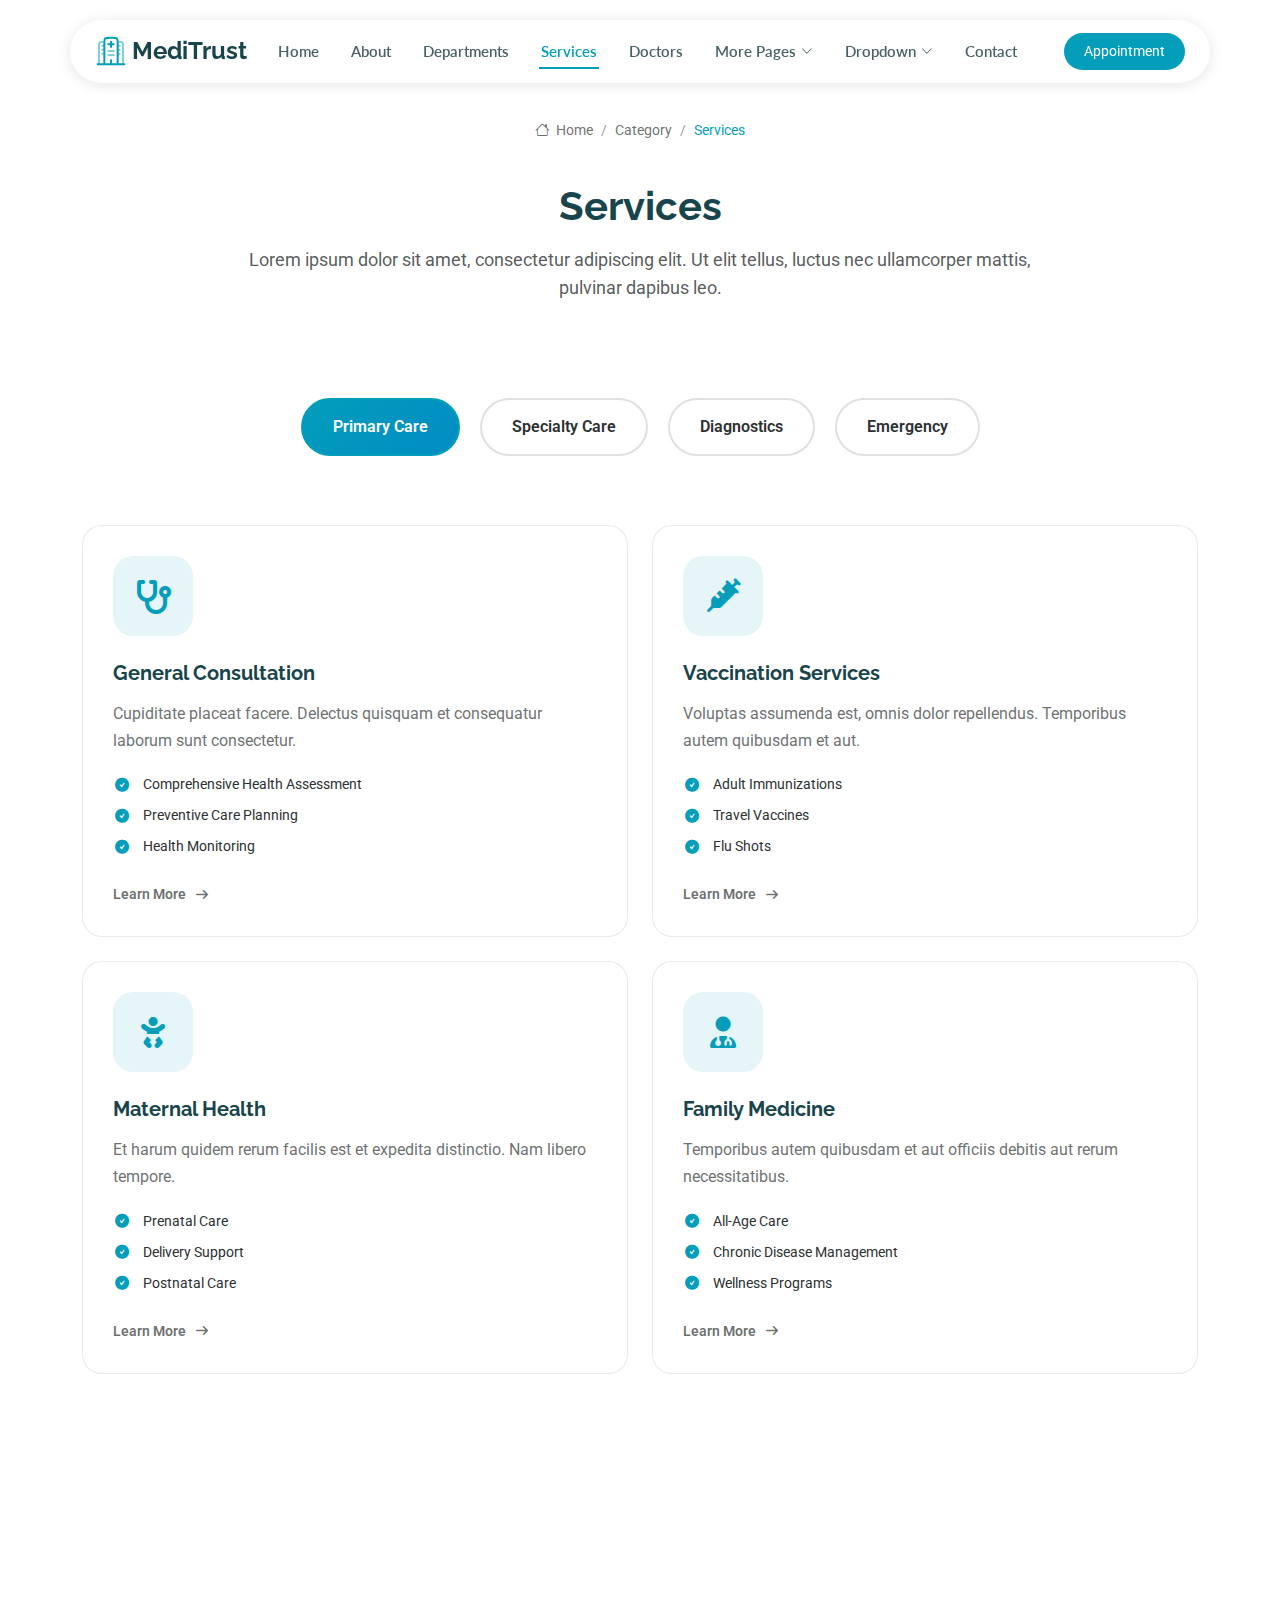
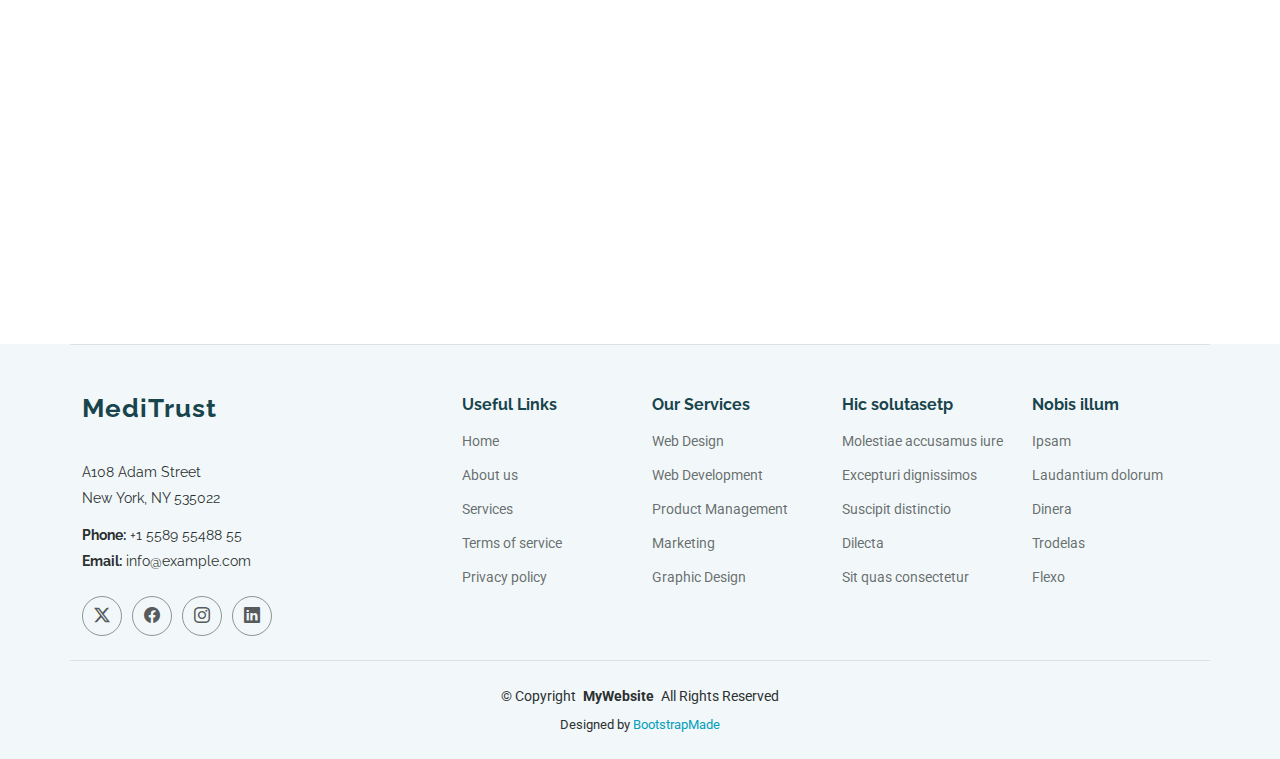
<file: MediTrust/services.html>
<!DOCTYPE html>
<html lang="en">

<head>
  <meta charset="utf-8">
  <meta content="width=device-width, initial-scale=1.0" name="viewport">
  <title>Services - MediTrust Bootstrap Template</title>
  <meta name="description" content="">
  <meta name="keywords" content="">

  <!-- Favicons -->
  <link href="assets/img/favicon.png" rel="icon">
  <link href="assets/img/apple-touch-icon.png" rel="apple-touch-icon">

  <!-- Fonts -->
  <link href="https://fonts.googleapis.com" rel="preconnect">
  <link href="https://fonts.gstatic.com" rel="preconnect" crossorigin>
  <link href="https://fonts.googleapis.com/css2?family=Roboto:ital,wght@0,100;0,300;0,400;0,500;0,700;0,900;1,100;1,300;1,400;1,500;1,700;1,900&family=Lato:ital,wght@0,100;0,300;0,400;0,700;0,900;1,100;1,300;1,400;1,700;1,900&family=Raleway:ital,wght@0,100;0,200;0,300;0,400;0,500;0,600;0,700;0,800;0,900;1,100;1,200;1,300;1,400;1,500;1,600;1,700;1,800;1,900&display=swap" rel="stylesheet">

  <!-- Vendor CSS Files -->
  <link href="assets/vendor/bootstrap/css/bootstrap.min.css" rel="stylesheet">
  <link href="assets/vendor/bootstrap-icons/bootstrap-icons.css" rel="stylesheet">
  <link href="assets/vendor/aos/aos.css" rel="stylesheet">
  <link href="assets/vendor/fontawesome-free/css/all.min.css" rel="stylesheet">
  <link href="assets/vendor/swiper/swiper-bundle.min.css" rel="stylesheet">
  <link href="assets/vendor/glightbox/css/glightbox.min.css" rel="stylesheet">

  <!-- Main CSS File -->
  <link href="assets/css/main.css" rel="stylesheet">

  <!-- =======================================================
  * Template Name: MediTrust
  * Template URL: https://bootstrapmade.com/meditrust-bootstrap-hospital-website-template/
  * Updated: Jul 04 2025 with Bootstrap v5.3.7
  * Author: BootstrapMade.com
  * License: https://bootstrapmade.com/license/
  ======================================================== -->
</head>

<body class="services-page">

  <header id="header" class="header d-flex align-items-center fixed-top">
    <div class="header-container container-fluid container-xl position-relative d-flex align-items-center justify-content-between">

      <a href="index.html" class="logo d-flex align-items-center me-auto me-xl-0">
        <!-- Uncomment the line below if you also wish to use an image logo -->
        <!-- <img src="assets/img/logo.webp" alt=""> -->
        <svg class="my-icon" viewBox="0 0 24 24" fill="none" xmlns="http://www.w3.org/2000/svg">
          <g id="bgCarrier" stroke-width="0"></g>
          <g id="tracerCarrier" stroke-linecap="round" stroke-linejoin="round"></g>
          <g id="iconCarrier">
            <path d="M22 22L2 22" stroke="currentColor" stroke-width="1.5" stroke-linecap="round"></path>
            <path d="M17 22V6C17 4.11438 17 3.17157 16.4142 2.58579C15.8284 2 14.8856 2 13 2H11C9.11438 2 8.17157 2 7.58579 2.58579C7 3.17157 7 4.11438 7 6V22" stroke="currentColor" stroke-width="1.5"></path>
            <path opacity="0.5" d="M21 22V8.5C21 7.09554 21 6.39331 20.6629 5.88886C20.517 5.67048 20.3295 5.48298 20.1111 5.33706C19.6067 5 18.9045 5 17.5 5" stroke="currentColor" stroke-width="1.5"></path>
            <path opacity="0.5" d="M3 22V8.5C3 7.09554 3 6.39331 3.33706 5.88886C3.48298 5.67048 3.67048 5.48298 3.88886 5.33706C4.39331 5 5.09554 5 6.5 5" stroke="currentColor" stroke-width="1.5"></path>
            <path d="M12 22V19" stroke="currentColor" stroke-width="1.5" stroke-linecap="round"></path>
            <path opacity="0.5" d="M10 12H14" stroke="currentColor" stroke-width="1.5" stroke-linecap="round"></path>
            <path opacity="0.5" d="M5.5 11H7" stroke="currentColor" stroke-width="1.5" stroke-linecap="round"></path>
            <path opacity="0.5" d="M5.5 14H7" stroke="currentColor" stroke-width="1.5" stroke-linecap="round"></path>
            <path opacity="0.5" d="M17 11H18.5" stroke="currentColor" stroke-width="1.5" stroke-linecap="round"></path>
            <path opacity="0.5" d="M17 14H18.5" stroke="currentColor" stroke-width="1.5" stroke-linecap="round"></path>
            <path opacity="0.5" d="M5.5 8H7" stroke="currentColor" stroke-width="1.5" stroke-linecap="round"></path>
            <path opacity="0.5" d="M17 8H18.5" stroke="currentColor" stroke-width="1.5" stroke-linecap="round"></path>
            <path opacity="0.5" d="M10 15H14" stroke="currentColor" stroke-width="1.5" stroke-linecap="round"></path>
            <path d="M12 9V5" stroke="currentColor" stroke-width="1.5" stroke-linecap="round" stroke-linejoin="round"></path>
            <path d="M14 7L10 7" stroke="currentColor" stroke-width="1.5" stroke-linecap="round" stroke-linejoin="round"></path>
          </g>
        </svg>

        <h1 class="sitename">MediTrust</h1>
      </a>

      <nav id="navmenu" class="navmenu">
        <ul>
          <li><a href="index.html">Home</a></li>
          <li><a href="about.html">About</a></li>
          <li><a href="departments.html">Departments</a></li>
          <li><a href="services.html" class="active">Services</a></li>
          <li><a href="doctors.html">Doctors</a></li>
          <li class="dropdown"><a href="#"><span>More Pages</span> <i class="bi bi-chevron-down toggle-dropdown"></i></a>
            <ul>
              <li><a href="department-details.html">Department Details</a></li>
              <li><a href="service-details.html">Service Details</a></li>
              <li><a href="appointment.html">Appointment</a></li>
              <li><a href="testimonials.html">Testimonials</a></li>
              <li><a href="faq.html">Frequently Asked Questions</a></li>
              <li><a href="gallery.html">Gallery</a></li>
              <li><a href="terms.html">Terms</a></li>
              <li><a href="privacy.html">Privacy</a></li>
              <li><a href="404.html">404</a></li>
            </ul>
          </li>
          <li class="dropdown"><a href="#"><span>Dropdown</span> <i class="bi bi-chevron-down toggle-dropdown"></i></a>
            <ul>
              <li><a href="#">Dropdown 1</a></li>
              <li class="dropdown"><a href="#"><span>Deep Dropdown</span> <i class="bi bi-chevron-down toggle-dropdown"></i></a>
                <ul>
                  <li><a href="#">Deep Dropdown 1</a></li>
                  <li><a href="#">Deep Dropdown 2</a></li>
                  <li><a href="#">Deep Dropdown 3</a></li>
                  <li><a href="#">Deep Dropdown 4</a></li>
                  <li><a href="#">Deep Dropdown 5</a></li>
                </ul>
              </li>
              <li><a href="#">Dropdown 2</a></li>
              <li><a href="#">Dropdown 3</a></li>
              <li><a href="#">Dropdown 4</a></li>
            </ul>
          </li>
          <li><a href="contact.html">Contact</a></li>
        </ul>
        <i class="mobile-nav-toggle d-xl-none bi bi-list"></i>
      </nav>

      <a class="btn-getstarted" href="appointment.html">Appointment</a>

    </div>
  </header>

  <main class="main">

    <!-- Page Title -->
    <div class="page-title">
      <div class="breadcrumbs">
        <nav aria-label="breadcrumb">
          <ol class="breadcrumb">
            <li class="breadcrumb-item"><a href="#"><i class="bi bi-house"></i> Home</a></li>
            <li class="breadcrumb-item"><a href="#">Category</a></li>
            <li class="breadcrumb-item active current">Services</li>
          </ol>
        </nav>
      </div>

      <div class="title-wrapper">
        <h1>Services</h1>
        <p>Lorem ipsum dolor sit amet, consectetur adipiscing elit. Ut elit tellus, luctus nec ullamcorper mattis, pulvinar dapibus leo.</p>
      </div>
    </div><!-- End Page Title -->

    <!-- Services Section -->
    <section id="services" class="services section">

      <div class="container" data-aos="fade-up" data-aos-delay="100">

        <div class="services-tabs">
          <ul class="nav nav-tabs" role="tablist" data-aos="fade-up" data-aos-delay="200">
            <li class="nav-item" role="presentation">
              <button class="nav-link active" id="services-primary-tab" data-bs-toggle="tab" data-bs-target="#services-primary" type="button" role="tab">Primary Care</button>
            </li>
            <li class="nav-item" role="presentation">
              <button class="nav-link" id="services-specialty-tab" data-bs-toggle="tab" data-bs-target="#services-specialty" type="button" role="tab">Specialty Care</button>
            </li>
            <li class="nav-item" role="presentation">
              <button class="nav-link" id="services-diagnostics-tab" data-bs-toggle="tab" data-bs-target="#services-diagnostics" type="button" role="tab">Diagnostics</button>
            </li>
            <li class="nav-item" role="presentation">
              <button class="nav-link" id="services-emergency-tab" data-bs-toggle="tab" data-bs-target="#services-emergency" type="button" role="tab">Emergency</button>
            </li>
          </ul>

          <div class="tab-content" data-aos="fade-up" data-aos-delay="300">

            <div class="tab-pane fade show active" id="services-primary" role="tabpanel">
              <div class="row g-4">
                <div class="col-lg-6">
                  <div class="service-item">
                    <div class="service-icon-wrapper">
                      <i class="fa fa-stethoscope"></i>
                    </div>
                    <div class="service-details">
                      <h5>General Consultation</h5>
                      <p>Cupiditate placeat facere. Delectus quisquam et consequatur laborum sunt consectetur.</p>
                      <ul class="service-benefits">
                        <li><i class="fa fa-check-circle"></i>Comprehensive Health Assessment</li>
                        <li><i class="fa fa-check-circle"></i>Preventive Care Planning</li>
                        <li><i class="fa fa-check-circle"></i>Health Monitoring</li>
                      </ul>
                      <a href="service-details.html" class="service-link">
                        <span>Learn More</span>
                        <i class="fa fa-arrow-right"></i>
                      </a>
                    </div>
                  </div>
                </div>

                <div class="col-lg-6">
                  <div class="service-item">
                    <div class="service-icon-wrapper">
                      <i class="fa fa-syringe"></i>
                    </div>
                    <div class="service-details">
                      <h5>Vaccination Services</h5>
                      <p>Voluptas assumenda est, omnis dolor repellendus. Temporibus autem quibusdam et aut.</p>
                      <ul class="service-benefits">
                        <li><i class="fa fa-check-circle"></i>Adult Immunizations</li>
                        <li><i class="fa fa-check-circle"></i>Travel Vaccines</li>
                        <li><i class="fa fa-check-circle"></i>Flu Shots</li>
                      </ul>
                      <a href="service-details.html" class="service-link">
                        <span>Learn More</span>
                        <i class="fa fa-arrow-right"></i>
                      </a>
                    </div>
                  </div>
                </div>

                <div class="col-lg-6">
                  <div class="service-item">
                    <div class="service-icon-wrapper">
                      <i class="fa fa-baby"></i>
                    </div>
                    <div class="service-details">
                      <h5>Maternal Health</h5>
                      <p>Et harum quidem rerum facilis est et expedita distinctio. Nam libero tempore.</p>
                      <ul class="service-benefits">
                        <li><i class="fa fa-check-circle"></i>Prenatal Care</li>
                        <li><i class="fa fa-check-circle"></i>Delivery Support</li>
                        <li><i class="fa fa-check-circle"></i>Postnatal Care</li>
                      </ul>
                      <a href="service-details.html" class="service-link">
                        <span>Learn More</span>
                        <i class="fa fa-arrow-right"></i>
                      </a>
                    </div>
                  </div>
                </div>

                <div class="col-lg-6">
                  <div class="service-item">
                    <div class="service-icon-wrapper">
                      <i class="fa fa-user-md"></i>
                    </div>
                    <div class="service-details">
                      <h5>Family Medicine</h5>
                      <p>Temporibus autem quibusdam et aut officiis debitis aut rerum necessitatibus.</p>
                      <ul class="service-benefits">
                        <li><i class="fa fa-check-circle"></i>All-Age Care</li>
                        <li><i class="fa fa-check-circle"></i>Chronic Disease Management</li>
                        <li><i class="fa fa-check-circle"></i>Wellness Programs</li>
                      </ul>
                      <a href="service-details.html" class="service-link">
                        <span>Learn More</span>
                        <i class="fa fa-arrow-right"></i>
                      </a>
                    </div>
                  </div>
                </div>
              </div>
            </div>

            <div class="tab-pane fade" id="services-specialty" role="tabpanel">
              <div class="row g-4">
                <div class="col-lg-6">
                  <div class="service-item featured">
                    <div class="service-icon-wrapper">
                      <i class="fa fa-heartbeat"></i>
                    </div>
                    <div class="service-details">
                      <h5>Cardiology</h5>
                      <p>Sed ut perspiciatis unde omnis iste natus error sit voluptatem accusantium.</p>
                      <ul class="service-benefits">
                        <li><i class="fa fa-check-circle"></i>Heart Disease Treatment</li>
                        <li><i class="fa fa-check-circle"></i>Cardiac Surgery</li>
                        <li><i class="fa fa-check-circle"></i>Rehabilitation Programs</li>
                      </ul>
                      <a href="service-details.html" class="service-link">
                        <span>Learn More</span>
                        <i class="fa fa-arrow-right"></i>
                      </a>
                    </div>
                  </div>
                </div>

                <div class="col-lg-6">
                  <div class="service-item">
                    <div class="service-icon-wrapper">
                      <i class="fa fa-brain"></i>
                    </div>
                    <div class="service-details">
                      <h5>Neurology</h5>
                      <p>Neque porro quisquam est, qui dolorem ipsum quia dolor sit amet consectetur.</p>
                      <ul class="service-benefits">
                        <li><i class="fa fa-check-circle"></i>Neurological Assessment</li>
                        <li><i class="fa fa-check-circle"></i>Stroke Treatment</li>
                        <li><i class="fa fa-check-circle"></i>Memory Care</li>
                      </ul>
                      <a href="service-details.html" class="service-link">
                        <span>Learn More</span>
                        <i class="fa fa-arrow-right"></i>
                      </a>
                    </div>
                  </div>
                </div>

                <div class="col-lg-6">
                  <div class="service-item">
                    <div class="service-icon-wrapper">
                      <i class="fa fa-bone"></i>
                    </div>
                    <div class="service-details">
                      <h5>Orthopedics</h5>
                      <p>Ut enim ad minima veniam, quis nostrum exercitationem ullam corporis suscipit.</p>
                      <ul class="service-benefits">
                        <li><i class="fa fa-check-circle"></i>Joint Replacement</li>
                        <li><i class="fa fa-check-circle"></i>Sports Medicine</li>
                        <li><i class="fa fa-check-circle"></i>Pain Management</li>
                      </ul>
                      <a href="service-details.html" class="service-link">
                        <span>Learn More</span>
                        <i class="fa fa-arrow-right"></i>
                      </a>
                    </div>
                  </div>
                </div>

                <div class="col-lg-6">
                  <div class="service-item">
                    <div class="service-icon-wrapper">
                      <i class="fa fa-user-nurse"></i>
                    </div>
                    <div class="service-details">
                      <h5>Oncology</h5>
                      <p>At vero eos et accusamus et iusto odio dignissimos ducimus qui blanditiis.</p>
                      <ul class="service-benefits">
                        <li><i class="fa fa-check-circle"></i>Cancer Treatment</li>
                        <li><i class="fa fa-check-circle"></i>Chemotherapy</li>
                        <li><i class="fa fa-check-circle"></i>Support Services</li>
                      </ul>
                      <a href="service-details.html" class="service-link">
                        <span>Learn More</span>
                        <i class="fa fa-arrow-right"></i>
                      </a>
                    </div>
                  </div>
                </div>
              </div>
            </div>

            <div class="tab-pane fade" id="services-diagnostics" role="tabpanel">
              <div class="row g-4">
                <div class="col-lg-6">
                  <div class="service-item">
                    <div class="service-icon-wrapper">
                      <i class="fa fa-vial"></i>
                    </div>
                    <div class="service-details">
                      <h5>Laboratory Testing</h5>
                      <p>Quis autem vel eum iure reprehenderit qui in ea voluptate velit esse quam.</p>
                      <ul class="service-benefits">
                        <li><i class="fa fa-check-circle"></i>Blood Analysis</li>
                        <li><i class="fa fa-check-circle"></i>Pathology Services</li>
                        <li><i class="fa fa-check-circle"></i>Quick Results</li>
                      </ul>
                      <a href="service-details.html" class="service-link">
                        <span>Learn More</span>
                        <i class="fa fa-arrow-right"></i>
                      </a>
                    </div>
                  </div>
                </div>

                <div class="col-lg-6">
                  <div class="service-item">
                    <div class="service-icon-wrapper">
                      <i class="fa fa-x-ray"></i>
                    </div>
                    <div class="service-details">
                      <h5>Diagnostic Imaging</h5>
                      <p>Nemo enim ipsam voluptatem quia voluptas sit aspernatur aut odit aut fugit.</p>
                      <ul class="service-benefits">
                        <li><i class="fa fa-check-circle"></i>MRI Scans</li>
                        <li><i class="fa fa-check-circle"></i>CT Imaging</li>
                        <li><i class="fa fa-check-circle"></i>Ultrasound</li>
                      </ul>
                      <a href="service-details.html" class="service-link">
                        <span>Learn More</span>
                        <i class="fa fa-arrow-right"></i>
                      </a>
                    </div>
                  </div>
                </div>
              </div>
            </div>

            <div class="tab-pane fade" id="services-emergency" role="tabpanel">
              <div class="row g-4">
                <div class="col-lg-12">
                  <div class="service-item emergency-highlight">
                    <div class="service-icon-wrapper">
                      <i class="fa fa-ambulance"></i>
                    </div>
                    <div class="service-details">
                      <h5>24/7 Emergency Care</h5>
                      <p>Sed do eiusmod tempor incididunt ut labore et dolore magna aliqua. Ut enim ad minim veniam, quis nostrud exercitation ullamco laboris nisi ut aliquip ex ea commodo consequat.</p>
                      <ul class="service-benefits">
                        <li><i class="fa fa-check-circle"></i>Round-the-Clock Availability</li>
                        <li><i class="fa fa-check-circle"></i>Trauma Center</li>
                        <li><i class="fa fa-check-circle"></i>Critical Care Unit</li>
                        <li><i class="fa fa-check-circle"></i>Emergency Surgery</li>
                      </ul>
                      <div class="emergency-actions">
                        <a href="tel:911" class="btn-emergency">
                          <i class="fa fa-phone"></i>
                          <span>Call Emergency</span>
                        </a>
                        <a href="directions.html" class="btn-directions">
                          <i class="fa fa-map-marker-alt"></i>
                          <span>Get Directions</span>
                        </a>
                      </div>
                    </div>
                  </div>
                </div>
              </div>
            </div>

          </div>
        </div>

        <div class="services-cta" data-aos="fade-up" data-aos-delay="400">
          <div class="row">
            <div class="col-lg-8 mx-auto text-center">
              <div class="cta-content">
                <i class="fa fa-calendar-check"></i>
                <h3>Ready to Schedule Your Appointment?</h3>
                <p>Duis aute irure dolor in reprehenderit in voluptate velit esse cillum dolore eu fugiat nulla pariatur excepteur sint occaecat cupidatat non proident.</p>
                <div class="cta-buttons">
                  <a href="appointment.html" class="btn-book">Book Now</a>
                  <a href="contact.html" class="btn-contact">Contact Us</a>
                </div>
              </div>
            </div>
          </div>
        </div>

      </div>

    </section><!-- /Services Section -->

  </main>

  <footer id="footer" class="footer position-relative light-background">

    <div class="container footer-top">
      <div class="row gy-4">
        <div class="col-lg-4 col-md-6 footer-about">
          <a href="index.html" class="logo d-flex align-items-center">
            <span class="sitename">MediTrust</span>
          </a>
          <div class="footer-contact pt-3">
            <p>A108 Adam Street</p>
            <p>New York, NY 535022</p>
            <p class="mt-3"><strong>Phone:</strong> <span>+1 5589 55488 55</span></p>
            <p><strong>Email:</strong> <span>info@example.com</span></p>
          </div>
          <div class="social-links d-flex mt-4">
            <a href=""><i class="bi bi-twitter-x"></i></a>
            <a href=""><i class="bi bi-facebook"></i></a>
            <a href=""><i class="bi bi-instagram"></i></a>
            <a href=""><i class="bi bi-linkedin"></i></a>
          </div>
        </div>

        <div class="col-lg-2 col-md-3 footer-links">
          <h4>Useful Links</h4>
          <ul>
            <li><a href="#">Home</a></li>
            <li><a href="#">About us</a></li>
            <li><a href="#">Services</a></li>
            <li><a href="#">Terms of service</a></li>
            <li><a href="#">Privacy policy</a></li>
          </ul>
        </div>

        <div class="col-lg-2 col-md-3 footer-links">
          <h4>Our Services</h4>
          <ul>
            <li><a href="#">Web Design</a></li>
            <li><a href="#">Web Development</a></li>
            <li><a href="#">Product Management</a></li>
            <li><a href="#">Marketing</a></li>
            <li><a href="#">Graphic Design</a></li>
          </ul>
        </div>

        <div class="col-lg-2 col-md-3 footer-links">
          <h4>Hic solutasetp</h4>
          <ul>
            <li><a href="#">Molestiae accusamus iure</a></li>
            <li><a href="#">Excepturi dignissimos</a></li>
            <li><a href="#">Suscipit distinctio</a></li>
            <li><a href="#">Dilecta</a></li>
            <li><a href="#">Sit quas consectetur</a></li>
          </ul>
        </div>

        <div class="col-lg-2 col-md-3 footer-links">
          <h4>Nobis illum</h4>
          <ul>
            <li><a href="#">Ipsam</a></li>
            <li><a href="#">Laudantium dolorum</a></li>
            <li><a href="#">Dinera</a></li>
            <li><a href="#">Trodelas</a></li>
            <li><a href="#">Flexo</a></li>
          </ul>
        </div>

      </div>
    </div>

    <div class="container copyright text-center mt-4">
      <p>© <span>Copyright</span> <strong class="px-1 sitename">MyWebsite</strong> <span>All Rights Reserved</span></p>
      <div class="credits">
        <!-- All the links in the footer should remain intact. -->
        <!-- You can delete the links only if you've purchased the pro version. -->
        <!-- Licensing information: https://bootstrapmade.com/license/ -->
        <!-- Purchase the pro version with working PHP/AJAX contact form: [buy-url] -->
        Designed by <a href="https://bootstrapmade.com/">BootstrapMade</a>
      </div>
    </div>

  </footer>

  <!-- Scroll Top -->
  <a href="#" id="scroll-top" class="scroll-top d-flex align-items-center justify-content-center"><i class="bi bi-arrow-up-short"></i></a>

  <!-- Preloader -->
  <div id="preloader"></div>

  <!-- Vendor JS Files -->
  <script src="assets/vendor/bootstrap/js/bootstrap.bundle.min.js"></script>
  <script src="assets/vendor/php-email-form/validate.js"></script>
  <script src="assets/vendor/aos/aos.js"></script>
  <script src="assets/vendor/purecounter/purecounter_vanilla.js"></script>
  <script src="assets/vendor/swiper/swiper-bundle.min.js"></script>
  <script src="assets/vendor/imagesloaded/imagesloaded.pkgd.min.js"></script>
  <script src="assets/vendor/isotope-layout/isotope.pkgd.min.js"></script>
  <script src="assets/vendor/glightbox/js/glightbox.min.js"></script>

  <!-- Main JS File -->
  <script src="assets/js/main.js"></script>

</body>

</html>
</file>
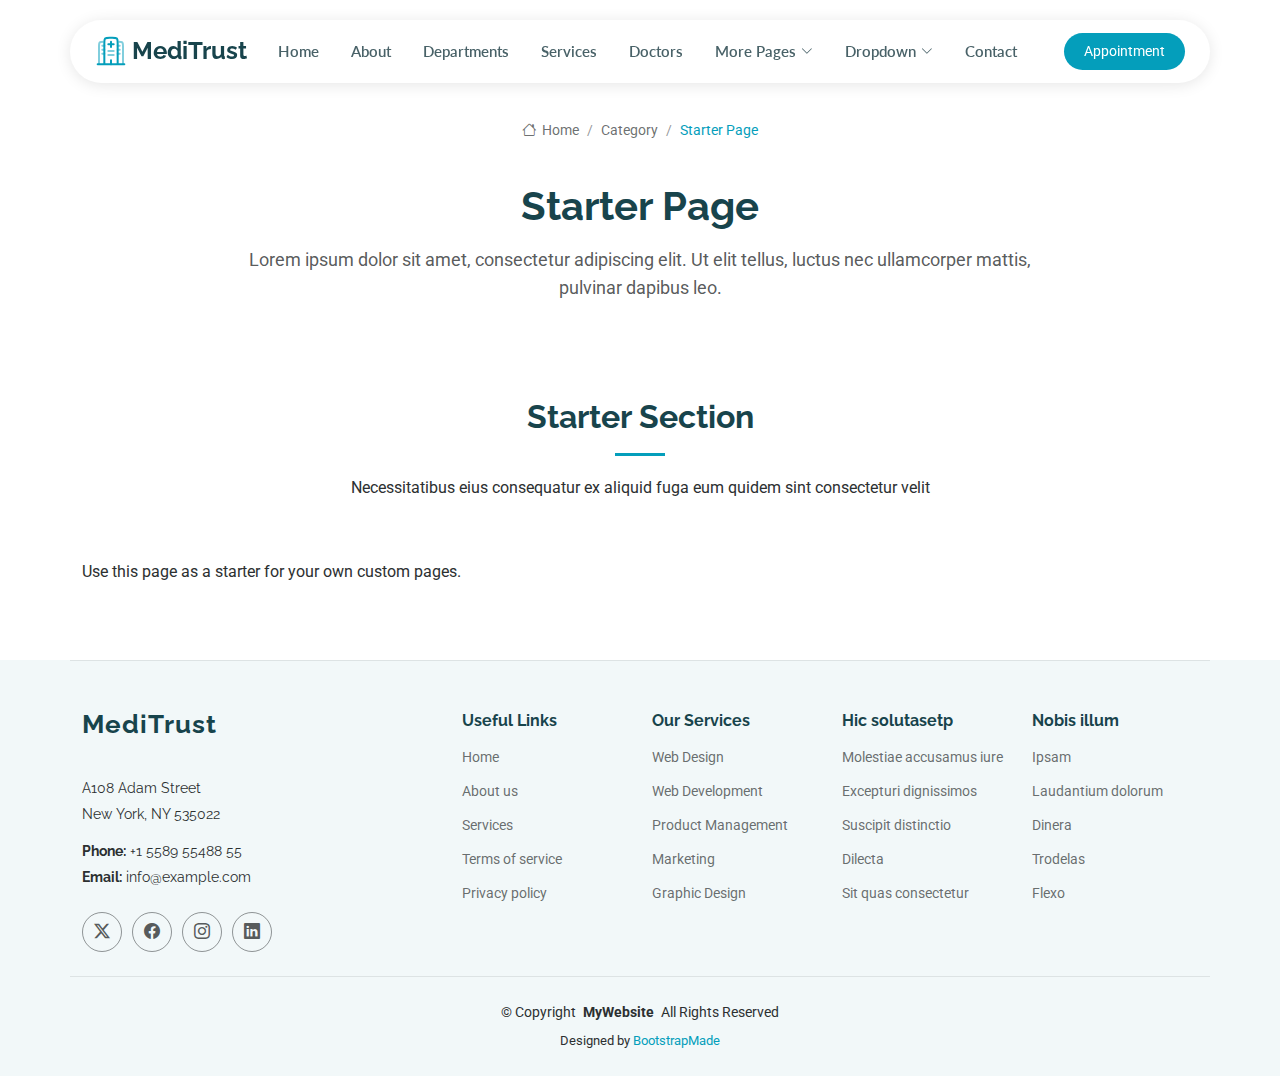
<file: MediTrust/starter-page.html>
<!DOCTYPE html>
<html lang="en">

<head>
  <meta charset="utf-8">
  <meta content="width=device-width, initial-scale=1.0" name="viewport">
  <title>Starter Page - MediTrust Bootstrap Template</title>
  <meta name="description" content="">
  <meta name="keywords" content="">

  <!-- Favicons -->
  <link href="assets/img/favicon.png" rel="icon">
  <link href="assets/img/apple-touch-icon.png" rel="apple-touch-icon">

  <!-- Fonts -->
  <link href="https://fonts.googleapis.com" rel="preconnect">
  <link href="https://fonts.gstatic.com" rel="preconnect" crossorigin>
  <link href="https://fonts.googleapis.com/css2?family=Roboto:ital,wght@0,100;0,300;0,400;0,500;0,700;0,900;1,100;1,300;1,400;1,500;1,700;1,900&family=Lato:ital,wght@0,100;0,300;0,400;0,700;0,900;1,100;1,300;1,400;1,700;1,900&family=Raleway:ital,wght@0,100;0,200;0,300;0,400;0,500;0,600;0,700;0,800;0,900;1,100;1,200;1,300;1,400;1,500;1,600;1,700;1,800;1,900&display=swap" rel="stylesheet">

  <!-- Vendor CSS Files -->
  <link href="assets/vendor/bootstrap/css/bootstrap.min.css" rel="stylesheet">
  <link href="assets/vendor/bootstrap-icons/bootstrap-icons.css" rel="stylesheet">
  <link href="assets/vendor/aos/aos.css" rel="stylesheet">
  <link href="assets/vendor/fontawesome-free/css/all.min.css" rel="stylesheet">
  <link href="assets/vendor/swiper/swiper-bundle.min.css" rel="stylesheet">
  <link href="assets/vendor/glightbox/css/glightbox.min.css" rel="stylesheet">

  <!-- Main CSS File -->
  <link href="assets/css/main.css" rel="stylesheet">

  <!-- =======================================================
  * Template Name: MediTrust
  * Template URL: https://bootstrapmade.com/meditrust-bootstrap-hospital-website-template/
  * Updated: Jul 04 2025 with Bootstrap v5.3.7
  * Author: BootstrapMade.com
  * License: https://bootstrapmade.com/license/
  ======================================================== -->
</head>

<body class="starter-page-page">

  <header id="header" class="header d-flex align-items-center fixed-top">
    <div class="header-container container-fluid container-xl position-relative d-flex align-items-center justify-content-between">

      <a href="index.html" class="logo d-flex align-items-center me-auto me-xl-0">
        <!-- Uncomment the line below if you also wish to use an image logo -->
        <!-- <img src="assets/img/logo.webp" alt=""> -->
        <svg class="my-icon" viewBox="0 0 24 24" fill="none" xmlns="http://www.w3.org/2000/svg">
          <g id="bgCarrier" stroke-width="0"></g>
          <g id="tracerCarrier" stroke-linecap="round" stroke-linejoin="round"></g>
          <g id="iconCarrier">
            <path d="M22 22L2 22" stroke="currentColor" stroke-width="1.5" stroke-linecap="round"></path>
            <path d="M17 22V6C17 4.11438 17 3.17157 16.4142 2.58579C15.8284 2 14.8856 2 13 2H11C9.11438 2 8.17157 2 7.58579 2.58579C7 3.17157 7 4.11438 7 6V22" stroke="currentColor" stroke-width="1.5"></path>
            <path opacity="0.5" d="M21 22V8.5C21 7.09554 21 6.39331 20.6629 5.88886C20.517 5.67048 20.3295 5.48298 20.1111 5.33706C19.6067 5 18.9045 5 17.5 5" stroke="currentColor" stroke-width="1.5"></path>
            <path opacity="0.5" d="M3 22V8.5C3 7.09554 3 6.39331 3.33706 5.88886C3.48298 5.67048 3.67048 5.48298 3.88886 5.33706C4.39331 5 5.09554 5 6.5 5" stroke="currentColor" stroke-width="1.5"></path>
            <path d="M12 22V19" stroke="currentColor" stroke-width="1.5" stroke-linecap="round"></path>
            <path opacity="0.5" d="M10 12H14" stroke="currentColor" stroke-width="1.5" stroke-linecap="round"></path>
            <path opacity="0.5" d="M5.5 11H7" stroke="currentColor" stroke-width="1.5" stroke-linecap="round"></path>
            <path opacity="0.5" d="M5.5 14H7" stroke="currentColor" stroke-width="1.5" stroke-linecap="round"></path>
            <path opacity="0.5" d="M17 11H18.5" stroke="currentColor" stroke-width="1.5" stroke-linecap="round"></path>
            <path opacity="0.5" d="M17 14H18.5" stroke="currentColor" stroke-width="1.5" stroke-linecap="round"></path>
            <path opacity="0.5" d="M5.5 8H7" stroke="currentColor" stroke-width="1.5" stroke-linecap="round"></path>
            <path opacity="0.5" d="M17 8H18.5" stroke="currentColor" stroke-width="1.5" stroke-linecap="round"></path>
            <path opacity="0.5" d="M10 15H14" stroke="currentColor" stroke-width="1.5" stroke-linecap="round"></path>
            <path d="M12 9V5" stroke="currentColor" stroke-width="1.5" stroke-linecap="round" stroke-linejoin="round"></path>
            <path d="M14 7L10 7" stroke="currentColor" stroke-width="1.5" stroke-linecap="round" stroke-linejoin="round"></path>
          </g>
        </svg>

        <h1 class="sitename">MediTrust</h1>
      </a>

      <nav id="navmenu" class="navmenu">
        <ul>
          <li><a href="index.html">Home</a></li>
          <li><a href="about.html">About</a></li>
          <li><a href="departments.html">Departments</a></li>
          <li><a href="services.html">Services</a></li>
          <li><a href="doctors.html">Doctors</a></li>
          <li class="dropdown"><a href="#"><span>More Pages</span> <i class="bi bi-chevron-down toggle-dropdown"></i></a>
            <ul>
              <li><a href="department-details.html">Department Details</a></li>
              <li><a href="service-details.html">Service Details</a></li>
              <li><a href="appointment.html">Appointment</a></li>
              <li><a href="testimonials.html">Testimonials</a></li>
              <li><a href="faq.html">Frequently Asked Questions</a></li>
              <li><a href="gallery.html">Gallery</a></li>
              <li><a href="terms.html">Terms</a></li>
              <li><a href="privacy.html">Privacy</a></li>
              <li><a href="404.html">404</a></li>
            </ul>
          </li>
          <li class="dropdown"><a href="#"><span>Dropdown</span> <i class="bi bi-chevron-down toggle-dropdown"></i></a>
            <ul>
              <li><a href="#">Dropdown 1</a></li>
              <li class="dropdown"><a href="#"><span>Deep Dropdown</span> <i class="bi bi-chevron-down toggle-dropdown"></i></a>
                <ul>
                  <li><a href="#">Deep Dropdown 1</a></li>
                  <li><a href="#">Deep Dropdown 2</a></li>
                  <li><a href="#">Deep Dropdown 3</a></li>
                  <li><a href="#">Deep Dropdown 4</a></li>
                  <li><a href="#">Deep Dropdown 5</a></li>
                </ul>
              </li>
              <li><a href="#">Dropdown 2</a></li>
              <li><a href="#">Dropdown 3</a></li>
              <li><a href="#">Dropdown 4</a></li>
            </ul>
          </li>
          <li><a href="contact.html">Contact</a></li>
        </ul>
        <i class="mobile-nav-toggle d-xl-none bi bi-list"></i>
      </nav>

      <a class="btn-getstarted" href="appointment.html">Appointment</a>

    </div>
  </header>

  <main class="main">

    <!-- Page Title -->
    <div class="page-title">
      <div class="breadcrumbs">
        <nav aria-label="breadcrumb">
          <ol class="breadcrumb">
            <li class="breadcrumb-item"><a href="#"><i class="bi bi-house"></i> Home</a></li>
            <li class="breadcrumb-item"><a href="#">Category</a></li>
            <li class="breadcrumb-item active current">Starter Page</li>
          </ol>
        </nav>
      </div>

      <div class="title-wrapper">
        <h1>Starter Page</h1>
        <p>Lorem ipsum dolor sit amet, consectetur adipiscing elit. Ut elit tellus, luctus nec ullamcorper mattis, pulvinar dapibus leo.</p>
      </div>
    </div><!-- End Page Title -->

    <!-- Starter Section Section -->
    <section id="starter-section" class="starter-section section">

      <!-- Section Title -->
      <div class="container section-title" data-aos="fade-up">
        <h2>Starter Section</h2>
        <p>Necessitatibus eius consequatur ex aliquid fuga eum quidem sint consectetur velit</p>
      </div><!-- End Section Title -->

      <div class="container" data-aos="fade-up">
        <p>Use this page as a starter for your own custom pages.</p>
      </div>

    </section><!-- /Starter Section Section -->

  </main>

  <footer id="footer" class="footer position-relative light-background">

    <div class="container footer-top">
      <div class="row gy-4">
        <div class="col-lg-4 col-md-6 footer-about">
          <a href="index.html" class="logo d-flex align-items-center">
            <span class="sitename">MediTrust</span>
          </a>
          <div class="footer-contact pt-3">
            <p>A108 Adam Street</p>
            <p>New York, NY 535022</p>
            <p class="mt-3"><strong>Phone:</strong> <span>+1 5589 55488 55</span></p>
            <p><strong>Email:</strong> <span>info@example.com</span></p>
          </div>
          <div class="social-links d-flex mt-4">
            <a href=""><i class="bi bi-twitter-x"></i></a>
            <a href=""><i class="bi bi-facebook"></i></a>
            <a href=""><i class="bi bi-instagram"></i></a>
            <a href=""><i class="bi bi-linkedin"></i></a>
          </div>
        </div>

        <div class="col-lg-2 col-md-3 footer-links">
          <h4>Useful Links</h4>
          <ul>
            <li><a href="#">Home</a></li>
            <li><a href="#">About us</a></li>
            <li><a href="#">Services</a></li>
            <li><a href="#">Terms of service</a></li>
            <li><a href="#">Privacy policy</a></li>
          </ul>
        </div>

        <div class="col-lg-2 col-md-3 footer-links">
          <h4>Our Services</h4>
          <ul>
            <li><a href="#">Web Design</a></li>
            <li><a href="#">Web Development</a></li>
            <li><a href="#">Product Management</a></li>
            <li><a href="#">Marketing</a></li>
            <li><a href="#">Graphic Design</a></li>
          </ul>
        </div>

        <div class="col-lg-2 col-md-3 footer-links">
          <h4>Hic solutasetp</h4>
          <ul>
            <li><a href="#">Molestiae accusamus iure</a></li>
            <li><a href="#">Excepturi dignissimos</a></li>
            <li><a href="#">Suscipit distinctio</a></li>
            <li><a href="#">Dilecta</a></li>
            <li><a href="#">Sit quas consectetur</a></li>
          </ul>
        </div>

        <div class="col-lg-2 col-md-3 footer-links">
          <h4>Nobis illum</h4>
          <ul>
            <li><a href="#">Ipsam</a></li>
            <li><a href="#">Laudantium dolorum</a></li>
            <li><a href="#">Dinera</a></li>
            <li><a href="#">Trodelas</a></li>
            <li><a href="#">Flexo</a></li>
          </ul>
        </div>

      </div>
    </div>

    <div class="container copyright text-center mt-4">
      <p>© <span>Copyright</span> <strong class="px-1 sitename">MyWebsite</strong> <span>All Rights Reserved</span></p>
      <div class="credits">
        <!-- All the links in the footer should remain intact. -->
        <!-- You can delete the links only if you've purchased the pro version. -->
        <!-- Licensing information: https://bootstrapmade.com/license/ -->
        <!-- Purchase the pro version with working PHP/AJAX contact form: [buy-url] -->
        Designed by <a href="https://bootstrapmade.com/">BootstrapMade</a>
      </div>
    </div>

  </footer>

  <!-- Scroll Top -->
  <a href="#" id="scroll-top" class="scroll-top d-flex align-items-center justify-content-center"><i class="bi bi-arrow-up-short"></i></a>

  <!-- Preloader -->
  <div id="preloader"></div>

  <!-- Vendor JS Files -->
  <script src="assets/vendor/bootstrap/js/bootstrap.bundle.min.js"></script>
  <script src="assets/vendor/php-email-form/validate.js"></script>
  <script src="assets/vendor/aos/aos.js"></script>
  <script src="assets/vendor/purecounter/purecounter_vanilla.js"></script>
  <script src="assets/vendor/swiper/swiper-bundle.min.js"></script>
  <script src="assets/vendor/imagesloaded/imagesloaded.pkgd.min.js"></script>
  <script src="assets/vendor/isotope-layout/isotope.pkgd.min.js"></script>
  <script src="assets/vendor/glightbox/js/glightbox.min.js"></script>

  <!-- Main JS File -->
  <script src="assets/js/main.js"></script>

</body>

</html>
</file>
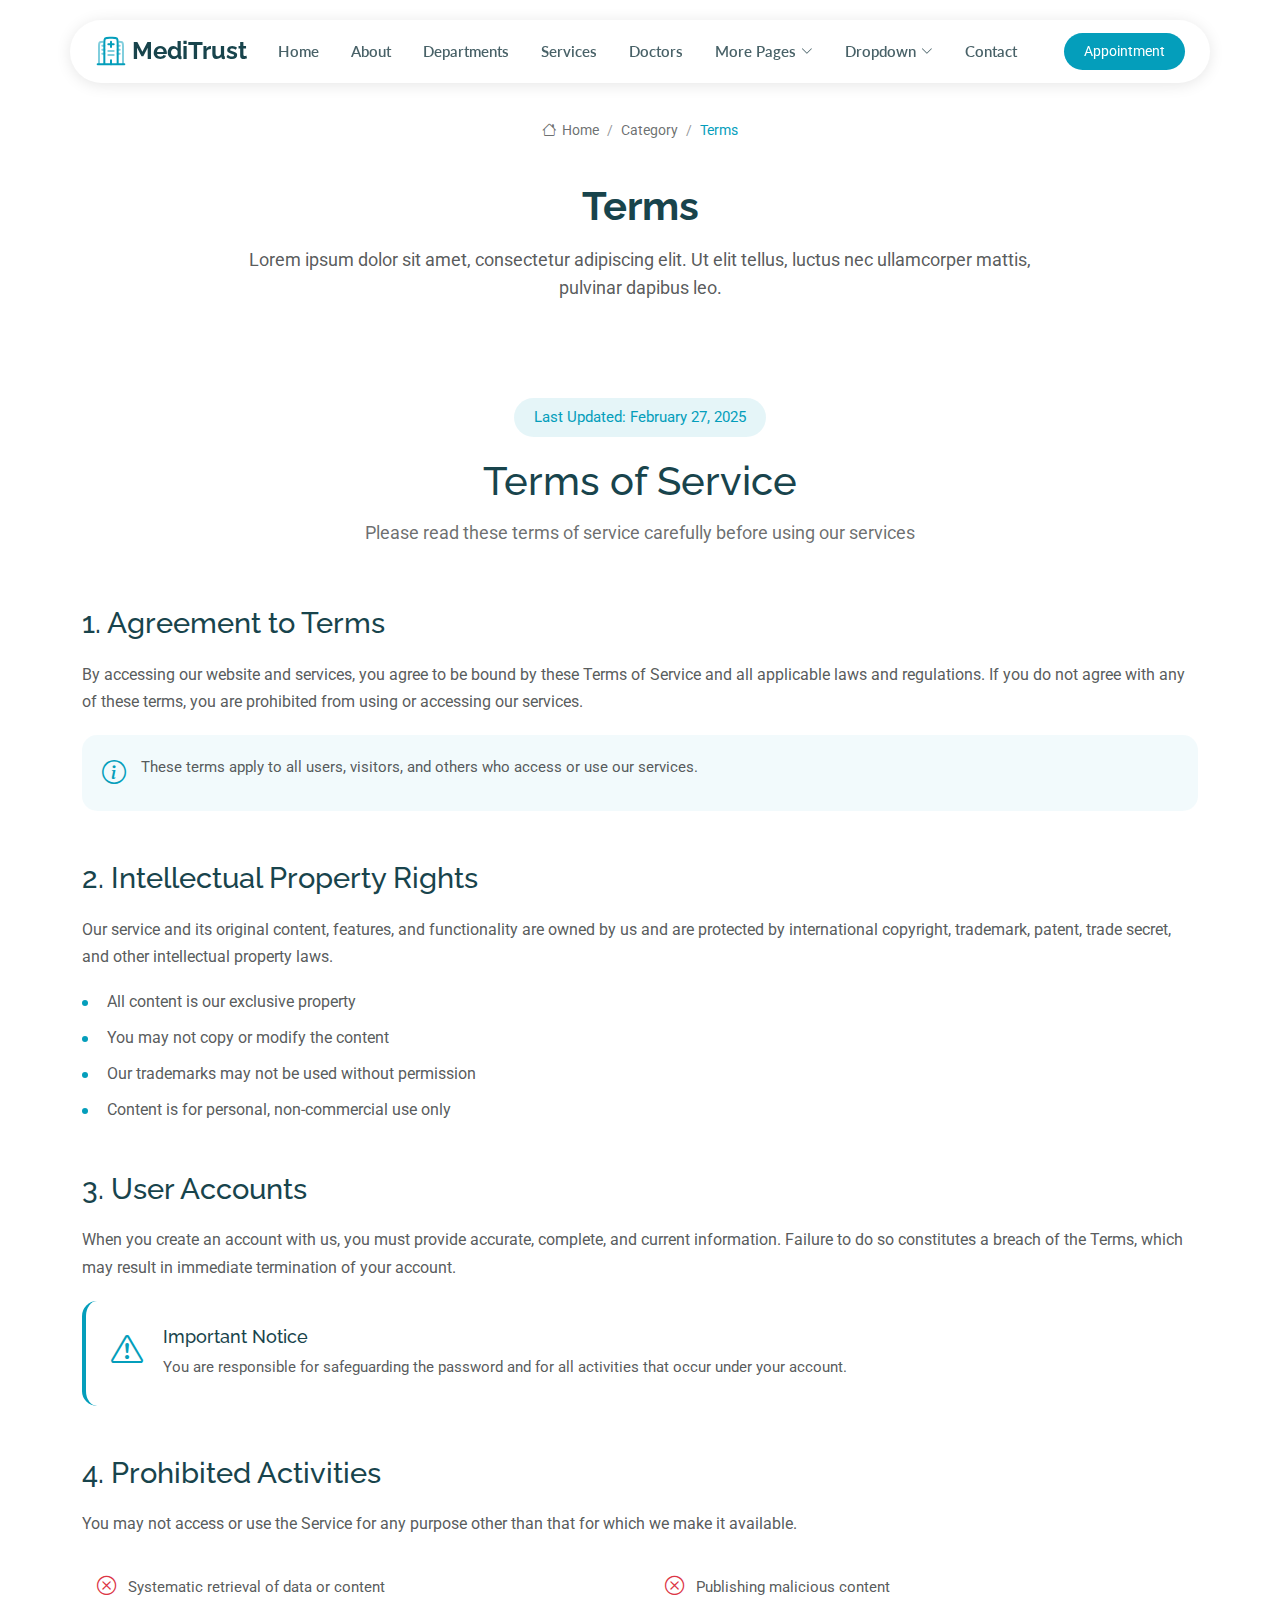
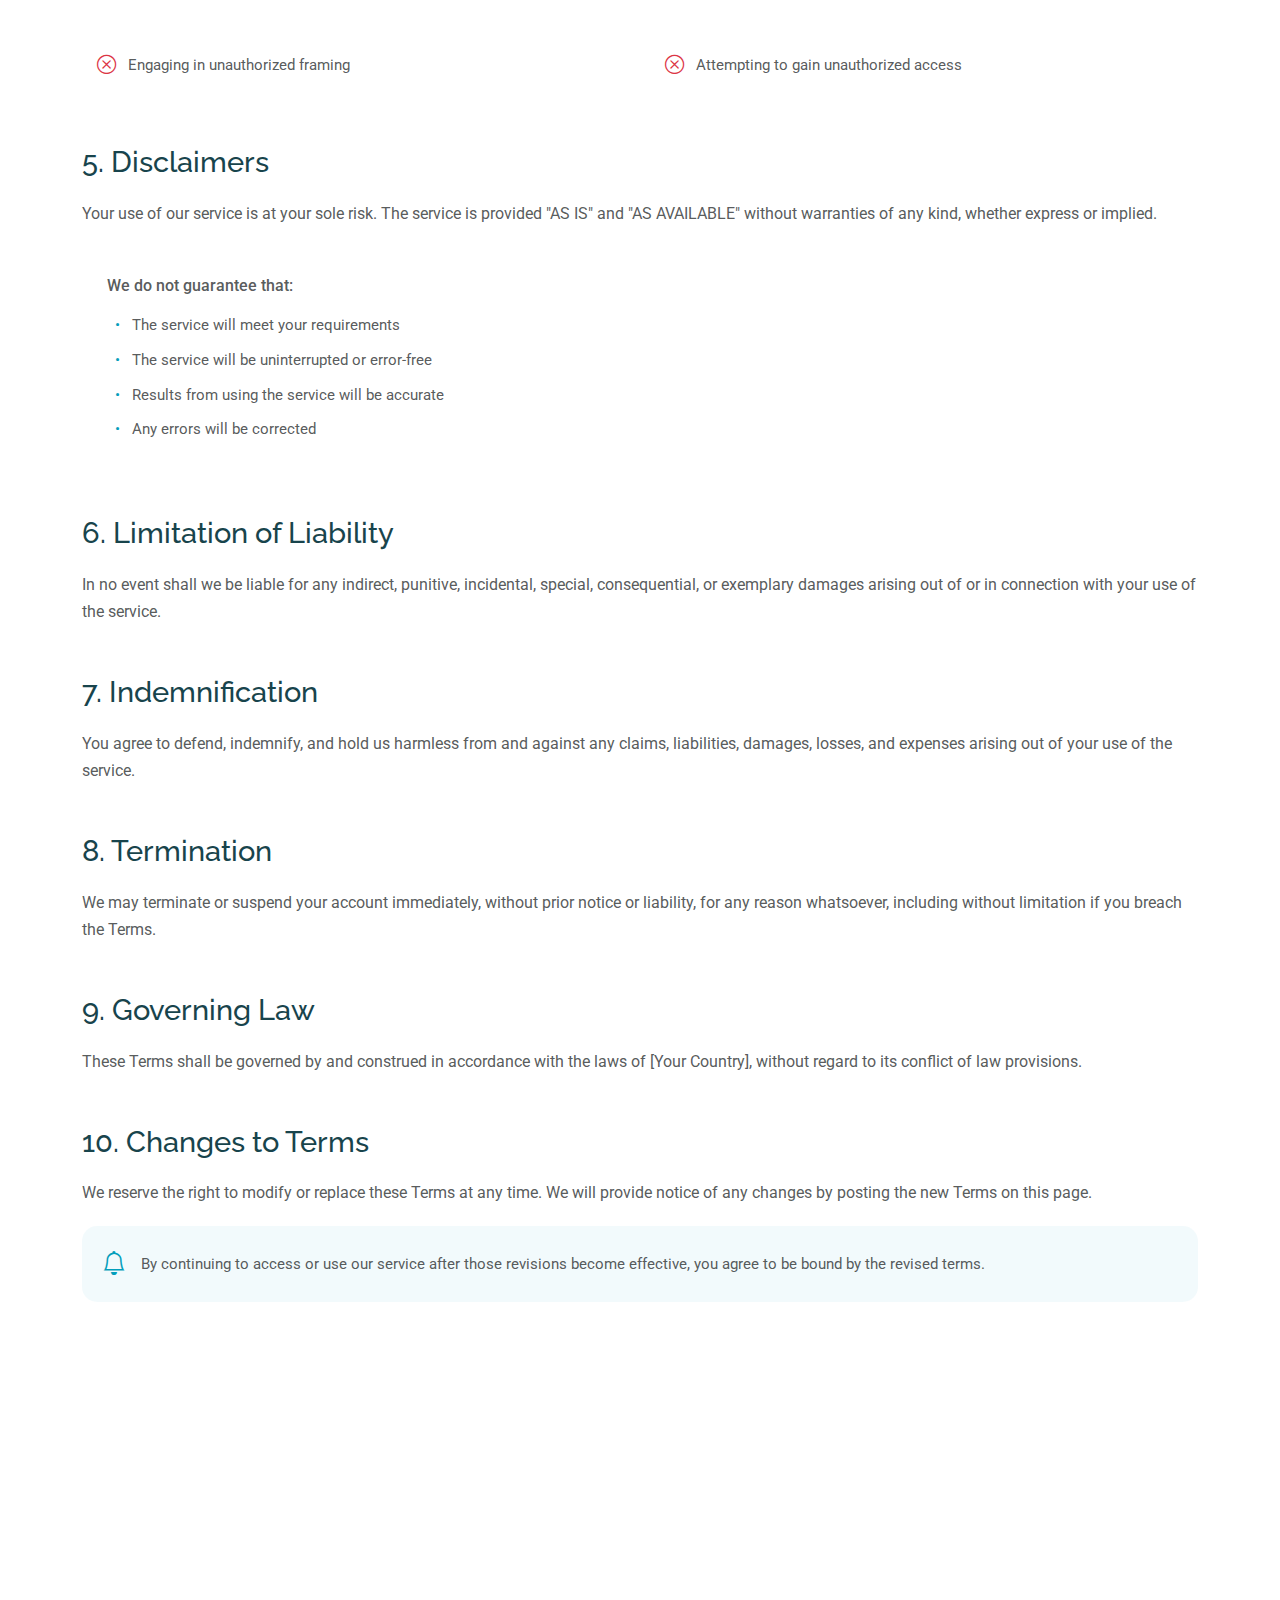
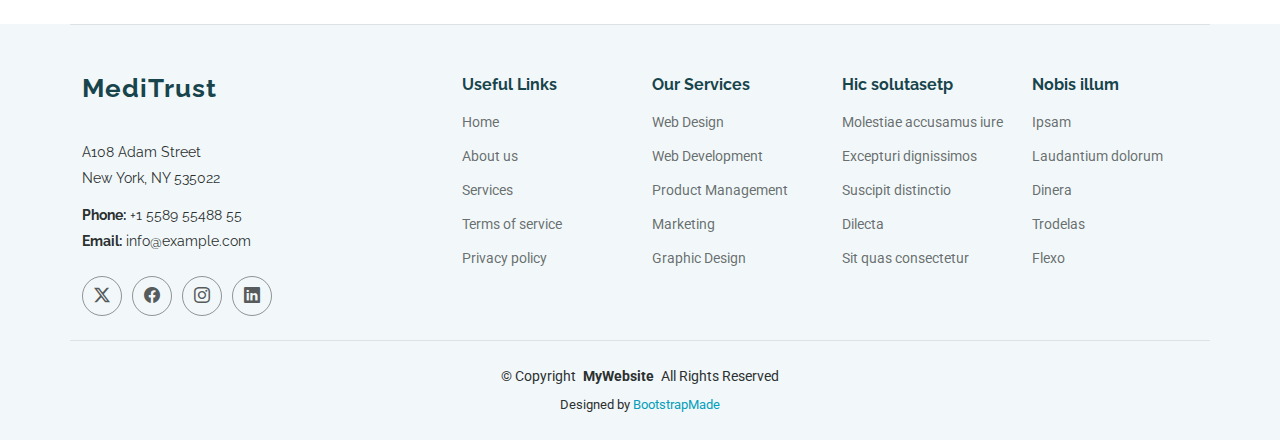
<file: MediTrust/terms.html>
<!DOCTYPE html>
<html lang="en">

<head>
  <meta charset="utf-8">
  <meta content="width=device-width, initial-scale=1.0" name="viewport">
  <title>Terms - MediTrust Bootstrap Template</title>
  <meta name="description" content="">
  <meta name="keywords" content="">

  <!-- Favicons -->
  <link href="assets/img/favicon.png" rel="icon">
  <link href="assets/img/apple-touch-icon.png" rel="apple-touch-icon">

  <!-- Fonts -->
  <link href="https://fonts.googleapis.com" rel="preconnect">
  <link href="https://fonts.gstatic.com" rel="preconnect" crossorigin>
  <link href="https://fonts.googleapis.com/css2?family=Roboto:ital,wght@0,100;0,300;0,400;0,500;0,700;0,900;1,100;1,300;1,400;1,500;1,700;1,900&family=Lato:ital,wght@0,100;0,300;0,400;0,700;0,900;1,100;1,300;1,400;1,700;1,900&family=Raleway:ital,wght@0,100;0,200;0,300;0,400;0,500;0,600;0,700;0,800;0,900;1,100;1,200;1,300;1,400;1,500;1,600;1,700;1,800;1,900&display=swap" rel="stylesheet">

  <!-- Vendor CSS Files -->
  <link href="assets/vendor/bootstrap/css/bootstrap.min.css" rel="stylesheet">
  <link href="assets/vendor/bootstrap-icons/bootstrap-icons.css" rel="stylesheet">
  <link href="assets/vendor/aos/aos.css" rel="stylesheet">
  <link href="assets/vendor/fontawesome-free/css/all.min.css" rel="stylesheet">
  <link href="assets/vendor/swiper/swiper-bundle.min.css" rel="stylesheet">
  <link href="assets/vendor/glightbox/css/glightbox.min.css" rel="stylesheet">

  <!-- Main CSS File -->
  <link href="assets/css/main.css" rel="stylesheet">

  <!-- =======================================================
  * Template Name: MediTrust
  * Template URL: https://bootstrapmade.com/meditrust-bootstrap-hospital-website-template/
  * Updated: Jul 04 2025 with Bootstrap v5.3.7
  * Author: BootstrapMade.com
  * License: https://bootstrapmade.com/license/
  ======================================================== -->
</head>

<body class="terms-page">

  <header id="header" class="header d-flex align-items-center fixed-top">
    <div class="header-container container-fluid container-xl position-relative d-flex align-items-center justify-content-between">

      <a href="index.html" class="logo d-flex align-items-center me-auto me-xl-0">
        <!-- Uncomment the line below if you also wish to use an image logo -->
        <!-- <img src="assets/img/logo.webp" alt=""> -->
        <svg class="my-icon" viewBox="0 0 24 24" fill="none" xmlns="http://www.w3.org/2000/svg">
          <g id="bgCarrier" stroke-width="0"></g>
          <g id="tracerCarrier" stroke-linecap="round" stroke-linejoin="round"></g>
          <g id="iconCarrier">
            <path d="M22 22L2 22" stroke="currentColor" stroke-width="1.5" stroke-linecap="round"></path>
            <path d="M17 22V6C17 4.11438 17 3.17157 16.4142 2.58579C15.8284 2 14.8856 2 13 2H11C9.11438 2 8.17157 2 7.58579 2.58579C7 3.17157 7 4.11438 7 6V22" stroke="currentColor" stroke-width="1.5"></path>
            <path opacity="0.5" d="M21 22V8.5C21 7.09554 21 6.39331 20.6629 5.88886C20.517 5.67048 20.3295 5.48298 20.1111 5.33706C19.6067 5 18.9045 5 17.5 5" stroke="currentColor" stroke-width="1.5"></path>
            <path opacity="0.5" d="M3 22V8.5C3 7.09554 3 6.39331 3.33706 5.88886C3.48298 5.67048 3.67048 5.48298 3.88886 5.33706C4.39331 5 5.09554 5 6.5 5" stroke="currentColor" stroke-width="1.5"></path>
            <path d="M12 22V19" stroke="currentColor" stroke-width="1.5" stroke-linecap="round"></path>
            <path opacity="0.5" d="M10 12H14" stroke="currentColor" stroke-width="1.5" stroke-linecap="round"></path>
            <path opacity="0.5" d="M5.5 11H7" stroke="currentColor" stroke-width="1.5" stroke-linecap="round"></path>
            <path opacity="0.5" d="M5.5 14H7" stroke="currentColor" stroke-width="1.5" stroke-linecap="round"></path>
            <path opacity="0.5" d="M17 11H18.5" stroke="currentColor" stroke-width="1.5" stroke-linecap="round"></path>
            <path opacity="0.5" d="M17 14H18.5" stroke="currentColor" stroke-width="1.5" stroke-linecap="round"></path>
            <path opacity="0.5" d="M5.5 8H7" stroke="currentColor" stroke-width="1.5" stroke-linecap="round"></path>
            <path opacity="0.5" d="M17 8H18.5" stroke="currentColor" stroke-width="1.5" stroke-linecap="round"></path>
            <path opacity="0.5" d="M10 15H14" stroke="currentColor" stroke-width="1.5" stroke-linecap="round"></path>
            <path d="M12 9V5" stroke="currentColor" stroke-width="1.5" stroke-linecap="round" stroke-linejoin="round"></path>
            <path d="M14 7L10 7" stroke="currentColor" stroke-width="1.5" stroke-linecap="round" stroke-linejoin="round"></path>
          </g>
        </svg>

        <h1 class="sitename">MediTrust</h1>
      </a>

      <nav id="navmenu" class="navmenu">
        <ul>
          <li><a href="index.html">Home</a></li>
          <li><a href="about.html">About</a></li>
          <li><a href="departments.html">Departments</a></li>
          <li><a href="services.html">Services</a></li>
          <li><a href="doctors.html">Doctors</a></li>
          <li class="dropdown"><a href="#"><span>More Pages</span> <i class="bi bi-chevron-down toggle-dropdown"></i></a>
            <ul>
              <li><a href="department-details.html">Department Details</a></li>
              <li><a href="service-details.html">Service Details</a></li>
              <li><a href="appointment.html">Appointment</a></li>
              <li><a href="testimonials.html">Testimonials</a></li>
              <li><a href="faq.html">Frequently Asked Questions</a></li>
              <li><a href="gallery.html">Gallery</a></li>
              <li><a href="terms.html" class="active">Terms</a></li>
              <li><a href="privacy.html">Privacy</a></li>
              <li><a href="404.html">404</a></li>
            </ul>
          </li>
          <li class="dropdown"><a href="#"><span>Dropdown</span> <i class="bi bi-chevron-down toggle-dropdown"></i></a>
            <ul>
              <li><a href="#">Dropdown 1</a></li>
              <li class="dropdown"><a href="#"><span>Deep Dropdown</span> <i class="bi bi-chevron-down toggle-dropdown"></i></a>
                <ul>
                  <li><a href="#">Deep Dropdown 1</a></li>
                  <li><a href="#">Deep Dropdown 2</a></li>
                  <li><a href="#">Deep Dropdown 3</a></li>
                  <li><a href="#">Deep Dropdown 4</a></li>
                  <li><a href="#">Deep Dropdown 5</a></li>
                </ul>
              </li>
              <li><a href="#">Dropdown 2</a></li>
              <li><a href="#">Dropdown 3</a></li>
              <li><a href="#">Dropdown 4</a></li>
            </ul>
          </li>
          <li><a href="contact.html">Contact</a></li>
        </ul>
        <i class="mobile-nav-toggle d-xl-none bi bi-list"></i>
      </nav>

      <a class="btn-getstarted" href="appointment.html">Appointment</a>

    </div>
  </header>

  <main class="main">

    <!-- Page Title -->
    <div class="page-title">
      <div class="breadcrumbs">
        <nav aria-label="breadcrumb">
          <ol class="breadcrumb">
            <li class="breadcrumb-item"><a href="#"><i class="bi bi-house"></i> Home</a></li>
            <li class="breadcrumb-item"><a href="#">Category</a></li>
            <li class="breadcrumb-item active current">Terms</li>
          </ol>
        </nav>
      </div>

      <div class="title-wrapper">
        <h1>Terms</h1>
        <p>Lorem ipsum dolor sit amet, consectetur adipiscing elit. Ut elit tellus, luctus nec ullamcorper mattis, pulvinar dapibus leo.</p>
      </div>
    </div><!-- End Page Title -->

    <!-- Terms Of Service Section -->
    <section id="terms-of-service" class="terms-of-service section">

      <div class="container" data-aos="fade-up">
        <!-- Page Header -->
        <div class="tos-header text-center" data-aos="fade-up">
          <span class="last-updated">Last Updated: February 27, 2025</span>
          <h2>Terms of Service</h2>
          <p>Please read these terms of service carefully before using our services</p>
        </div>

        <!-- Content -->
        <div class="tos-content" data-aos="fade-up" data-aos-delay="200">
          <!-- Agreement Section -->
          <div id="agreement" class="content-section">
            <h3>1. Agreement to Terms</h3>
            <p>By accessing our website and services, you agree to be bound by these Terms of Service and all applicable laws and regulations. If you do not agree with any of these terms, you are prohibited from using or accessing our services.</p>
            <div class="info-box">
              <i class="bi bi-info-circle"></i>
              <p>These terms apply to all users, visitors, and others who access or use our services.</p>
            </div>
          </div>

          <!-- Intellectual Property -->
          <div id="intellectual-property" class="content-section">
            <h3>2. Intellectual Property Rights</h3>
            <p>Our service and its original content, features, and functionality are owned by us and are protected by international copyright, trademark, patent, trade secret, and other intellectual property laws.</p>
            <ul class="list-items">
              <li>All content is our exclusive property</li>
              <li>You may not copy or modify the content</li>
              <li>Our trademarks may not be used without permission</li>
              <li>Content is for personal, non-commercial use only</li>
            </ul>
          </div>

          <!-- User Accounts -->
          <div id="user-accounts" class="content-section">
            <h3>3. User Accounts</h3>
            <p>When you create an account with us, you must provide accurate, complete, and current information. Failure to do so constitutes a breach of the Terms, which may result in immediate termination of your account.</p>
            <div class="alert-box">
              <i class="bi bi-exclamation-triangle"></i>
              <div class="alert-content">
                <h5>Important Notice</h5>
                <p>You are responsible for safeguarding the password and for all activities that occur under your account.</p>
              </div>
            </div>
          </div>

          <!-- Prohibited Activities -->
          <div id="prohibited" class="content-section">
            <h3>4. Prohibited Activities</h3>
            <p>You may not access or use the Service for any purpose other than that for which we make it available.</p>
            <div class="prohibited-list">
              <div class="prohibited-item">
                <i class="bi bi-x-circle"></i>
                <span>Systematic retrieval of data or content</span>
              </div>
              <div class="prohibited-item">
                <i class="bi bi-x-circle"></i>
                <span>Publishing malicious content</span>
              </div>
              <div class="prohibited-item">
                <i class="bi bi-x-circle"></i>
                <span>Engaging in unauthorized framing</span>
              </div>
              <div class="prohibited-item">
                <i class="bi bi-x-circle"></i>
                <span>Attempting to gain unauthorized access</span>
              </div>
            </div>
          </div>

          <!-- Disclaimers -->
          <div id="disclaimer" class="content-section">
            <h3>5. Disclaimers</h3>
            <p>Your use of our service is at your sole risk. The service is provided "AS IS" and "AS AVAILABLE" without warranties of any kind, whether express or implied.</p>
            <div class="disclaimer-box">
              <p>We do not guarantee that:</p>
              <ul>
                <li>The service will meet your requirements</li>
                <li>The service will be uninterrupted or error-free</li>
                <li>Results from using the service will be accurate</li>
                <li>Any errors will be corrected</li>
              </ul>
            </div>
          </div>

          <!-- Limitation of Liability -->
          <div id="limitation" class="content-section">
            <h3>6. Limitation of Liability</h3>
            <p>In no event shall we be liable for any indirect, punitive, incidental, special, consequential, or exemplary damages arising out of or in connection with your use of the service.</p>
          </div>

          <!-- Indemnification -->
          <div id="indemnification" class="content-section">
            <h3>7. Indemnification</h3>
            <p>You agree to defend, indemnify, and hold us harmless from and against any claims, liabilities, damages, losses, and expenses arising out of your use of the service.</p>
          </div>

          <!-- Termination -->
          <div id="termination" class="content-section">
            <h3>8. Termination</h3>
            <p>We may terminate or suspend your account immediately, without prior notice or liability, for any reason whatsoever, including without limitation if you breach the Terms.</p>
          </div>

          <!-- Governing Law -->
          <div id="governing-law" class="content-section">
            <h3>9. Governing Law</h3>
            <p>These Terms shall be governed by and construed in accordance with the laws of [Your Country], without regard to its conflict of law provisions.</p>
          </div>

          <!-- Changes -->
          <div id="changes" class="content-section">
            <h3>10. Changes to Terms</h3>
            <p>We reserve the right to modify or replace these Terms at any time. We will provide notice of any changes by posting the new Terms on this page.</p>
            <div class="notice-box">
              <i class="bi bi-bell"></i>
              <p>By continuing to access or use our service after those revisions become effective, you agree to be bound by the revised terms.</p>
            </div>
          </div>
        </div>

        <!-- Contact Section -->
        <div class="tos-contact" data-aos="fade-up" data-aos-delay="300">
          <div class="contact-box">
            <div class="contact-icon">
              <i class="bi bi-envelope"></i>
            </div>
            <div class="contact-content">
              <h4>Questions About Terms?</h4>
              <p>If you have any questions about these Terms, please contact us.</p>
              <a href="#" class="contact-link">Contact Support</a>
            </div>
          </div>
        </div>
      </div>

    </section><!-- /Terms Of Service Section -->

  </main>

  <footer id="footer" class="footer position-relative light-background">

    <div class="container footer-top">
      <div class="row gy-4">
        <div class="col-lg-4 col-md-6 footer-about">
          <a href="index.html" class="logo d-flex align-items-center">
            <span class="sitename">MediTrust</span>
          </a>
          <div class="footer-contact pt-3">
            <p>A108 Adam Street</p>
            <p>New York, NY 535022</p>
            <p class="mt-3"><strong>Phone:</strong> <span>+1 5589 55488 55</span></p>
            <p><strong>Email:</strong> <span>info@example.com</span></p>
          </div>
          <div class="social-links d-flex mt-4">
            <a href=""><i class="bi bi-twitter-x"></i></a>
            <a href=""><i class="bi bi-facebook"></i></a>
            <a href=""><i class="bi bi-instagram"></i></a>
            <a href=""><i class="bi bi-linkedin"></i></a>
          </div>
        </div>

        <div class="col-lg-2 col-md-3 footer-links">
          <h4>Useful Links</h4>
          <ul>
            <li><a href="#">Home</a></li>
            <li><a href="#">About us</a></li>
            <li><a href="#">Services</a></li>
            <li><a href="#">Terms of service</a></li>
            <li><a href="#">Privacy policy</a></li>
          </ul>
        </div>

        <div class="col-lg-2 col-md-3 footer-links">
          <h4>Our Services</h4>
          <ul>
            <li><a href="#">Web Design</a></li>
            <li><a href="#">Web Development</a></li>
            <li><a href="#">Product Management</a></li>
            <li><a href="#">Marketing</a></li>
            <li><a href="#">Graphic Design</a></li>
          </ul>
        </div>

        <div class="col-lg-2 col-md-3 footer-links">
          <h4>Hic solutasetp</h4>
          <ul>
            <li><a href="#">Molestiae accusamus iure</a></li>
            <li><a href="#">Excepturi dignissimos</a></li>
            <li><a href="#">Suscipit distinctio</a></li>
            <li><a href="#">Dilecta</a></li>
            <li><a href="#">Sit quas consectetur</a></li>
          </ul>
        </div>

        <div class="col-lg-2 col-md-3 footer-links">
          <h4>Nobis illum</h4>
          <ul>
            <li><a href="#">Ipsam</a></li>
            <li><a href="#">Laudantium dolorum</a></li>
            <li><a href="#">Dinera</a></li>
            <li><a href="#">Trodelas</a></li>
            <li><a href="#">Flexo</a></li>
          </ul>
        </div>

      </div>
    </div>

    <div class="container copyright text-center mt-4">
      <p>© <span>Copyright</span> <strong class="px-1 sitename">MyWebsite</strong> <span>All Rights Reserved</span></p>
      <div class="credits">
        <!-- All the links in the footer should remain intact. -->
        <!-- You can delete the links only if you've purchased the pro version. -->
        <!-- Licensing information: https://bootstrapmade.com/license/ -->
        <!-- Purchase the pro version with working PHP/AJAX contact form: [buy-url] -->
        Designed by <a href="https://bootstrapmade.com/">BootstrapMade</a>
      </div>
    </div>

  </footer>

  <!-- Scroll Top -->
  <a href="#" id="scroll-top" class="scroll-top d-flex align-items-center justify-content-center"><i class="bi bi-arrow-up-short"></i></a>

  <!-- Preloader -->
  <div id="preloader"></div>

  <!-- Vendor JS Files -->
  <script src="assets/vendor/bootstrap/js/bootstrap.bundle.min.js"></script>
  <script src="assets/vendor/php-email-form/validate.js"></script>
  <script src="assets/vendor/aos/aos.js"></script>
  <script src="assets/vendor/purecounter/purecounter_vanilla.js"></script>
  <script src="assets/vendor/swiper/swiper-bundle.min.js"></script>
  <script src="assets/vendor/imagesloaded/imagesloaded.pkgd.min.js"></script>
  <script src="assets/vendor/isotope-layout/isotope.pkgd.min.js"></script>
  <script src="assets/vendor/glightbox/js/glightbox.min.js"></script>

  <!-- Main JS File -->
  <script src="assets/js/main.js"></script>

</body>

</html>
</file>
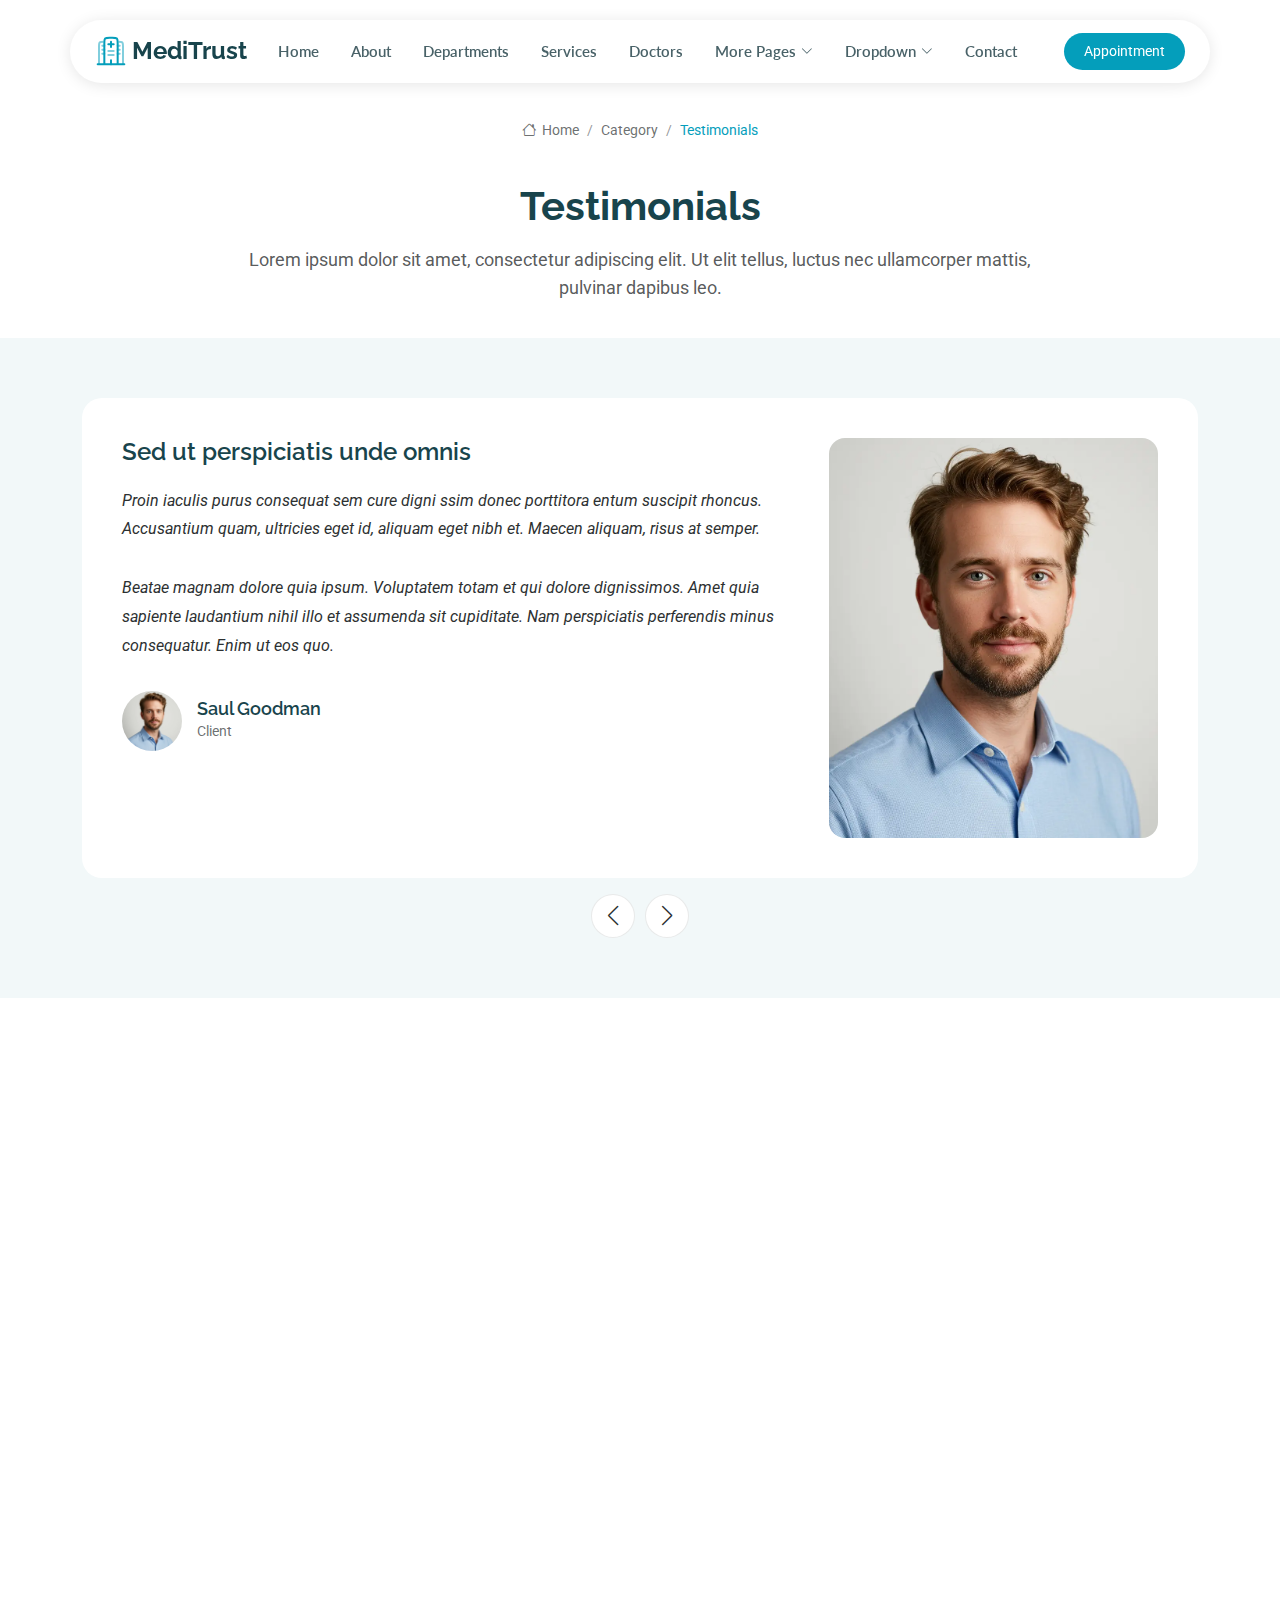
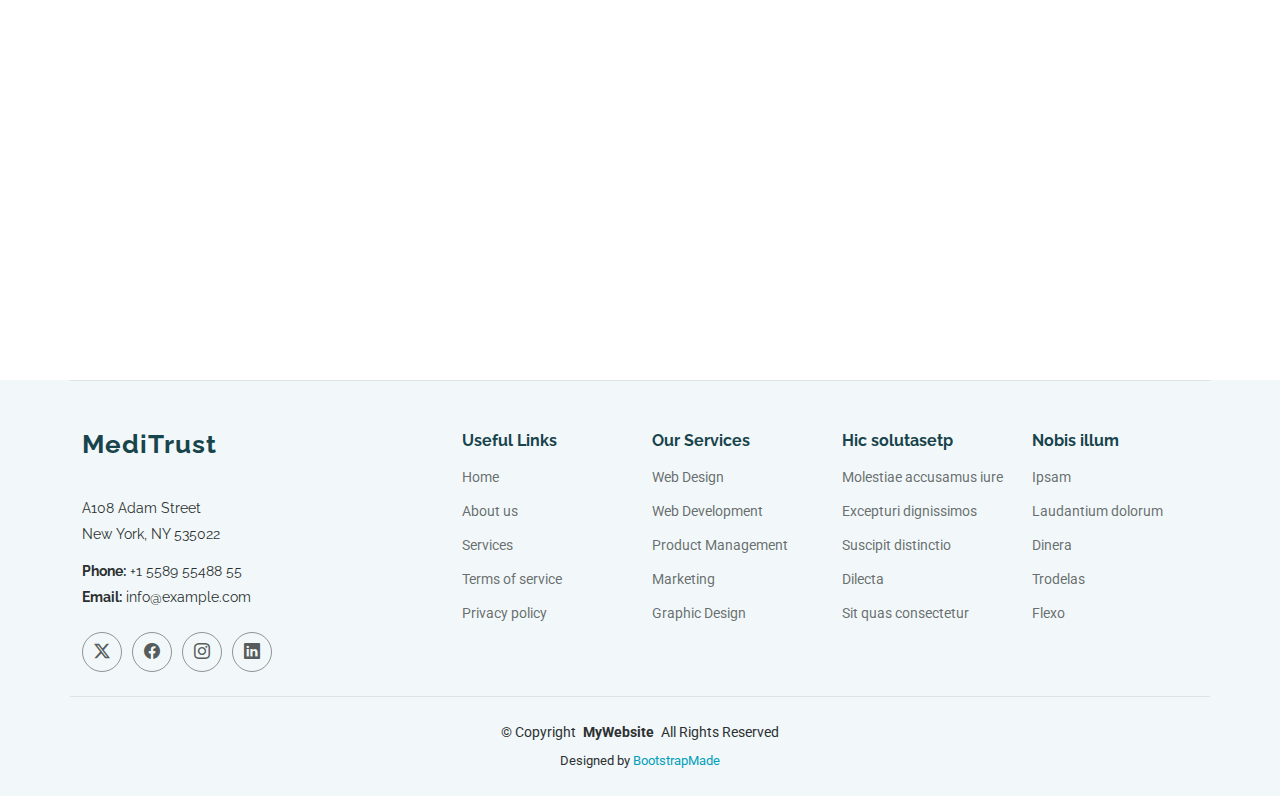
<file: MediTrust/testimonials.html>
<!DOCTYPE html>
<html lang="en">

<head>
  <meta charset="utf-8">
  <meta content="width=device-width, initial-scale=1.0" name="viewport">
  <title>Testimonials - MediTrust Bootstrap Template</title>
  <meta name="description" content="">
  <meta name="keywords" content="">

  <!-- Favicons -->
  <link href="assets/img/favicon.png" rel="icon">
  <link href="assets/img/apple-touch-icon.png" rel="apple-touch-icon">

  <!-- Fonts -->
  <link href="https://fonts.googleapis.com" rel="preconnect">
  <link href="https://fonts.gstatic.com" rel="preconnect" crossorigin>
  <link href="https://fonts.googleapis.com/css2?family=Roboto:ital,wght@0,100;0,300;0,400;0,500;0,700;0,900;1,100;1,300;1,400;1,500;1,700;1,900&family=Lato:ital,wght@0,100;0,300;0,400;0,700;0,900;1,100;1,300;1,400;1,700;1,900&family=Raleway:ital,wght@0,100;0,200;0,300;0,400;0,500;0,600;0,700;0,800;0,900;1,100;1,200;1,300;1,400;1,500;1,600;1,700;1,800;1,900&display=swap" rel="stylesheet">

  <!-- Vendor CSS Files -->
  <link href="assets/vendor/bootstrap/css/bootstrap.min.css" rel="stylesheet">
  <link href="assets/vendor/bootstrap-icons/bootstrap-icons.css" rel="stylesheet">
  <link href="assets/vendor/aos/aos.css" rel="stylesheet">
  <link href="assets/vendor/fontawesome-free/css/all.min.css" rel="stylesheet">
  <link href="assets/vendor/swiper/swiper-bundle.min.css" rel="stylesheet">
  <link href="assets/vendor/glightbox/css/glightbox.min.css" rel="stylesheet">

  <!-- Main CSS File -->
  <link href="assets/css/main.css" rel="stylesheet">

  <!-- =======================================================
  * Template Name: MediTrust
  * Template URL: https://bootstrapmade.com/meditrust-bootstrap-hospital-website-template/
  * Updated: Jul 04 2025 with Bootstrap v5.3.7
  * Author: BootstrapMade.com
  * License: https://bootstrapmade.com/license/
  ======================================================== -->
</head>

<body class="testimonials-page">

  <header id="header" class="header d-flex align-items-center fixed-top">
    <div class="header-container container-fluid container-xl position-relative d-flex align-items-center justify-content-between">

      <a href="index.html" class="logo d-flex align-items-center me-auto me-xl-0">
        <!-- Uncomment the line below if you also wish to use an image logo -->
        <!-- <img src="assets/img/logo.webp" alt=""> -->
        <svg class="my-icon" viewBox="0 0 24 24" fill="none" xmlns="http://www.w3.org/2000/svg">
          <g id="bgCarrier" stroke-width="0"></g>
          <g id="tracerCarrier" stroke-linecap="round" stroke-linejoin="round"></g>
          <g id="iconCarrier">
            <path d="M22 22L2 22" stroke="currentColor" stroke-width="1.5" stroke-linecap="round"></path>
            <path d="M17 22V6C17 4.11438 17 3.17157 16.4142 2.58579C15.8284 2 14.8856 2 13 2H11C9.11438 2 8.17157 2 7.58579 2.58579C7 3.17157 7 4.11438 7 6V22" stroke="currentColor" stroke-width="1.5"></path>
            <path opacity="0.5" d="M21 22V8.5C21 7.09554 21 6.39331 20.6629 5.88886C20.517 5.67048 20.3295 5.48298 20.1111 5.33706C19.6067 5 18.9045 5 17.5 5" stroke="currentColor" stroke-width="1.5"></path>
            <path opacity="0.5" d="M3 22V8.5C3 7.09554 3 6.39331 3.33706 5.88886C3.48298 5.67048 3.67048 5.48298 3.88886 5.33706C4.39331 5 5.09554 5 6.5 5" stroke="currentColor" stroke-width="1.5"></path>
            <path d="M12 22V19" stroke="currentColor" stroke-width="1.5" stroke-linecap="round"></path>
            <path opacity="0.5" d="M10 12H14" stroke="currentColor" stroke-width="1.5" stroke-linecap="round"></path>
            <path opacity="0.5" d="M5.5 11H7" stroke="currentColor" stroke-width="1.5" stroke-linecap="round"></path>
            <path opacity="0.5" d="M5.5 14H7" stroke="currentColor" stroke-width="1.5" stroke-linecap="round"></path>
            <path opacity="0.5" d="M17 11H18.5" stroke="currentColor" stroke-width="1.5" stroke-linecap="round"></path>
            <path opacity="0.5" d="M17 14H18.5" stroke="currentColor" stroke-width="1.5" stroke-linecap="round"></path>
            <path opacity="0.5" d="M5.5 8H7" stroke="currentColor" stroke-width="1.5" stroke-linecap="round"></path>
            <path opacity="0.5" d="M17 8H18.5" stroke="currentColor" stroke-width="1.5" stroke-linecap="round"></path>
            <path opacity="0.5" d="M10 15H14" stroke="currentColor" stroke-width="1.5" stroke-linecap="round"></path>
            <path d="M12 9V5" stroke="currentColor" stroke-width="1.5" stroke-linecap="round" stroke-linejoin="round"></path>
            <path d="M14 7L10 7" stroke="currentColor" stroke-width="1.5" stroke-linecap="round" stroke-linejoin="round"></path>
          </g>
        </svg>

        <h1 class="sitename">MediTrust</h1>
      </a>

      <nav id="navmenu" class="navmenu">
        <ul>
          <li><a href="index.html">Home</a></li>
          <li><a href="about.html">About</a></li>
          <li><a href="departments.html">Departments</a></li>
          <li><a href="services.html">Services</a></li>
          <li><a href="doctors.html">Doctors</a></li>
          <li class="dropdown"><a href="#"><span>More Pages</span> <i class="bi bi-chevron-down toggle-dropdown"></i></a>
            <ul>
              <li><a href="department-details.html">Department Details</a></li>
              <li><a href="service-details.html">Service Details</a></li>
              <li><a href="appointment.html">Appointment</a></li>
              <li><a href="testimonials.html" class="active">Testimonials</a></li>
              <li><a href="faq.html">Frequently Asked Questions</a></li>
              <li><a href="gallery.html">Gallery</a></li>
              <li><a href="terms.html">Terms</a></li>
              <li><a href="privacy.html">Privacy</a></li>
              <li><a href="404.html">404</a></li>
            </ul>
          </li>
          <li class="dropdown"><a href="#"><span>Dropdown</span> <i class="bi bi-chevron-down toggle-dropdown"></i></a>
            <ul>
              <li><a href="#">Dropdown 1</a></li>
              <li class="dropdown"><a href="#"><span>Deep Dropdown</span> <i class="bi bi-chevron-down toggle-dropdown"></i></a>
                <ul>
                  <li><a href="#">Deep Dropdown 1</a></li>
                  <li><a href="#">Deep Dropdown 2</a></li>
                  <li><a href="#">Deep Dropdown 3</a></li>
                  <li><a href="#">Deep Dropdown 4</a></li>
                  <li><a href="#">Deep Dropdown 5</a></li>
                </ul>
              </li>
              <li><a href="#">Dropdown 2</a></li>
              <li><a href="#">Dropdown 3</a></li>
              <li><a href="#">Dropdown 4</a></li>
            </ul>
          </li>
          <li><a href="contact.html">Contact</a></li>
        </ul>
        <i class="mobile-nav-toggle d-xl-none bi bi-list"></i>
      </nav>

      <a class="btn-getstarted" href="appointment.html">Appointment</a>

    </div>
  </header>

  <main class="main">

    <!-- Page Title -->
    <div class="page-title">
      <div class="breadcrumbs">
        <nav aria-label="breadcrumb">
          <ol class="breadcrumb">
            <li class="breadcrumb-item"><a href="#"><i class="bi bi-house"></i> Home</a></li>
            <li class="breadcrumb-item"><a href="#">Category</a></li>
            <li class="breadcrumb-item active current">Testimonials</li>
          </ol>
        </nav>
      </div>

      <div class="title-wrapper">
        <h1>Testimonials</h1>
        <p>Lorem ipsum dolor sit amet, consectetur adipiscing elit. Ut elit tellus, luctus nec ullamcorper mattis, pulvinar dapibus leo.</p>
      </div>
    </div><!-- End Page Title -->

    <!-- Featured Testimonials Section -->
    <section id="featured-testimonials" class="featured-testimonials section light-background">

      <div class="container" data-aos="fade-up" data-aos-delay="100">

        <div class="testimonials-slider swiper init-swiper">
          <script type="application/json" class="swiper-config">
            {
              "slidesPerView": 1,
              "loop": true,
              "speed": 600,
              "autoplay": {
                "delay": 5000
              },
              "navigation": {
                "nextEl": ".swiper-button-next",
                "prevEl": ".swiper-button-prev"
              }
            }
          </script>

          <div class="swiper-wrapper">

            <div class="swiper-slide">
              <div class="testimonial-item">
                <div class="row">
                  <div class="col-lg-8">
                    <h2>Sed ut perspiciatis unde omnis</h2>
                    <p>
                      Proin iaculis purus consequat sem cure digni ssim donec porttitora entum suscipit rhoncus. Accusantium quam, ultricies eget id, aliquam eget nibh et. Maecen aliquam, risus at semper.
                    </p>
                    <p>
                      Beatae magnam dolore quia ipsum. Voluptatem totam et qui dolore dignissimos. Amet quia sapiente laudantium nihil illo et assumenda sit cupiditate. Nam perspiciatis perferendis minus consequatur. Enim ut eos quo.
                    </p>
                    <div class="profile d-flex align-items-center">
                      <img src="assets/img/person/person-m-7.webp" class="profile-img" alt="">
                      <div class="profile-info">
                        <h3>Saul Goodman</h3>
                        <span>Client</span>
                      </div>
                    </div>
                  </div>
                  <div class="col-lg-4 d-none d-lg-block">
                    <div class="featured-img-wrapper">
                      <img src="assets/img/person/person-m-7.webp" class="featured-img" alt="">
                    </div>
                  </div>
                </div>
              </div>
            </div><!-- End Testimonial Item -->

            <div class="swiper-slide">
              <div class="testimonial-item">
                <div class="row">
                  <div class="col-lg-8">
                    <h2>Nemo enim ipsam voluptatem</h2>
                    <p>
                      Export tempor illum tamen malis malis eram quae irure esse labore quem cillum quid cillum eram malis quorum velit fore eram velit sunt aliqua noster fugiat irure amet legam anim culpa.
                    </p>
                    <p>
                      Dolorem excepturi esse qui amet maxime quibusdam aut repellendus voluptatum. Corrupti enim a repellat cumque est laborum fuga consequuntur. Dolorem nostrum deleniti quas voluptatem iure dolorum rerum. Repudiandae doloribus ut repellat harum vero aut. Modi aut velit aperiam aspernatur odit ut vitae.
                    </p>
                    <div class="profile d-flex align-items-center">
                      <img src="assets/img/person/person-f-8.webp" class="profile-img" alt="">
                      <div class="profile-info">
                        <h3>Sara Wilsson</h3>
                        <span>Designer</span>
                      </div>
                    </div>
                  </div>
                  <div class="col-lg-4 d-none d-lg-block">
                    <div class="featured-img-wrapper">
                      <img src="assets/img/person/person-f-8.webp" class="featured-img" alt="">
                    </div>
                  </div>
                </div>
              </div>
            </div><!-- End Testimonial Item -->

            <div class="swiper-slide">
              <div class="testimonial-item">
                <div class="row">
                  <div class="col-lg-8">
                    <h2>
                      Labore nostrum eos impedit
                    </h2>
                    <p>
                      Fugiat enim eram quae cillum dolore dolor amet nulla culpa multos export minim fugiat minim velit minim dolor enim duis veniam ipsum anim magna sunt elit fore quem dolore labore illum veniam.
                    </p>
                    <p>
                      Itaque ut explicabo vero occaecati est quam rerum sed. Numquam tempora aut aut quaerat quia illum. Nobis quia autem odit ipsam numquam. Doloribus sit sint corporis eius totam fuga. Hic nostrum suscipit corrupti nam expedita adipisci aut optio.
                    </p>
                    <div class="profile d-flex align-items-center">
                      <img src="assets/img/person/person-m-9.webp" class="profile-img" alt="">
                      <div class="profile-info">
                        <h3>Matt Brandon</h3>
                        <span>Freelancer</span>
                      </div>
                    </div>
                  </div>
                  <div class="col-lg-4 d-none d-lg-block">
                    <div class="featured-img-wrapper">
                      <img src="assets/img/person/person-m-9.webp" class="featured-img" alt="">
                    </div>
                  </div>
                </div>
              </div>
            </div><!-- End Testimonial Item -->

            <div class="swiper-slide">
              <div class="testimonial-item">
                <div class="row">
                  <div class="col-lg-8">
                    <h2>Impedit dolor facilis nulla</h2>
                    <p>
                      Enim nisi quem export duis labore cillum quae magna enim sint quorum nulla quem veniam duis minim tempor labore quem eram duis noster aute amet eram fore quis sint minim.
                    </p>
                    <p>
                      Omnis aspernatur accusantium qui delectus praesentium repellendus. Facilis sint odio aspernatur voluptas commodi qui qui qui pariatur. Corrupti deleniti itaque quaerat ipsum deleniti culpa tempora tempore. Et consequatur exercitationem hic aspernatur nobis est voluptatibus architecto laborum.
                    </p>
                    <div class="profile d-flex align-items-center">
                      <img src="assets/img/person/person-f-10.webp" class="profile-img" alt="">
                      <div class="profile-info">
                        <h3>Jena Karlis</h3>
                        <span>Store Owner</span>
                      </div>
                    </div>
                  </div>
                  <div class="col-lg-4 d-none d-lg-block">
                    <div class="featured-img-wrapper">
                      <img src="assets/img/person/person-f-10.webp" class="featured-img" alt="">
                    </div>
                  </div>
                </div>
              </div>
            </div><!-- End Testimonial Item -->

          </div>

          <div class="swiper-navigation w-100 d-flex align-items-center justify-content-center">
            <div class="swiper-button-prev"></div>
            <div class="swiper-button-next"></div>
          </div>

        </div>

      </div>

    </section><!-- /Featured Testimonials Section -->

    <!-- Testimonials Section -->
    <section id="testimonials" class="testimonials section">

      <div class="container" data-aos="fade-up" data-aos-delay="100">

        <div class="row g-4">
          <!-- Testimonial Item 1 -->
          <div class="col-lg-6" data-aos="fade-up" data-aos-delay="100">
            <div class="testimonial-item">
              <div class="stars">
                <i class="bi bi-star-fill"></i>
                <i class="bi bi-star-fill"></i>
                <i class="bi bi-star-fill"></i>
                <i class="bi bi-star-fill"></i>
                <i class="bi bi-star-fill"></i>
              </div>
              <p>Lorem ipsum dolor sit amet, consectetur adipiscing elit. Fusce posuere metus vitae arcu imperdiet, id aliquet ante scelerisque. Sed sit amet sem vitae urna fringilla tempus.</p>
              <div class="testimonial-footer">
                <div class="testimonial-author">
                  <img src="assets/img/person/person-m-3.webp" alt="Author" class="img-fluid rounded-circle" loading="lazy">
                  <div>
                    <h5>Michael Anderson</h5>
                    <span>Software Developer</span>
                  </div>
                </div>
                <div class="quote-icon">
                  <i class="bi bi-quote"></i>
                </div>
              </div>
            </div>
          </div><!-- End Testimonial Item -->

          <!-- Testimonial Item 2 -->
          <div class="col-lg-6" data-aos="fade-up" data-aos-delay="200">
            <div class="testimonial-item">
              <div class="stars">
                <i class="bi bi-star-fill"></i>
                <i class="bi bi-star-fill"></i>
                <i class="bi bi-star-fill"></i>
                <i class="bi bi-star-fill"></i>
                <i class="bi bi-star-fill"></i>
              </div>
              <p>Cras fermentum odio eu feugiat lide par naso tierra. Justo eget nada terra videa magna derita valies darta donna mare fermentum iaculis eu non diam phasellus.</p>
              <div class="testimonial-footer">
                <div class="testimonial-author">
                  <img src="assets/img/person/person-f-5.webp" alt="Author" class="img-fluid rounded-circle" loading="lazy">
                  <div>
                    <h5>Sophia Martinez</h5>
                    <span>Marketing Specialist</span>
                  </div>
                </div>
                <div class="quote-icon">
                  <i class="bi bi-quote"></i>
                </div>
              </div>
            </div>
          </div><!-- End Testimonial Item -->

          <!-- Testimonial Item 3 -->
          <div class="col-lg-6" data-aos="fade-up" data-aos-delay="300">
            <div class="testimonial-item">
              <div class="stars">
                <i class="bi bi-star-fill"></i>
                <i class="bi bi-star-fill"></i>
                <i class="bi bi-star-fill"></i>
                <i class="bi bi-star-fill"></i>
                <i class="bi bi-star-fill"></i>
              </div>
              <p>Quisque rutrum. Aenean imperdiet. Etiam ultricies nisi vel augue. Curabitur ullamcorper ultricies nisi. Nam eget dui. Etiam rhoncus. Maecenas tempus, tellus eget condimentum.</p>
              <div class="testimonial-footer">
                <div class="testimonial-author">
                  <img src="assets/img/person/person-m-7.webp" alt="Author" class="img-fluid rounded-circle" loading="lazy">
                  <div>
                    <h5>David Wilson</h5>
                    <span>Graphic Designer</span>
                  </div>
                </div>
                <div class="quote-icon">
                  <i class="bi bi-quote"></i>
                </div>
              </div>
            </div>
          </div><!-- End Testimonial Item -->

          <!-- Testimonial Item 4 -->
          <div class="col-lg-6" data-aos="fade-up" data-aos-delay="400">
            <div class="testimonial-item">
              <div class="stars">
                <i class="bi bi-star-fill"></i>
                <i class="bi bi-star-fill"></i>
                <i class="bi bi-star-fill"></i>
                <i class="bi bi-star-fill"></i>
                <i class="bi bi-star-fill"></i>
              </div>
              <p>Vivamus elementum semper nisi. Aenean vulputate eleifend tellus. Aenean leo ligula, porttitor eu, consequat vitae, eleifend ac, enim. Aliquam lorem ante, dapibus in, viverra quis.</p>
              <div class="testimonial-footer">
                <div class="testimonial-author">
                  <img src="assets/img/person/person-f-9.webp" alt="Author" class="img-fluid rounded-circle" loading="lazy">
                  <div>
                    <h5>Emily Johnson</h5>
                    <span>UX Designer</span>
                  </div>
                </div>
                <div class="quote-icon">
                  <i class="bi bi-quote"></i>
                </div>
              </div>
            </div>
          </div><!-- End Testimonial Item -->

          <!-- Testimonial Item 5 -->
          <div class="col-lg-6" data-aos="fade-up" data-aos-delay="500">
            <div class="testimonial-item">
              <div class="stars">
                <i class="bi bi-star-fill"></i>
                <i class="bi bi-star-fill"></i>
                <i class="bi bi-star-fill"></i>
                <i class="bi bi-star-fill"></i>
                <i class="bi bi-star-fill"></i>
              </div>
              <p>Praesent nonummy mi in odio. Nullam accumsan lorem in dui. Cras ultricies mi eu turpis hendrerit fringilla. Vestibulum ante ipsum primis in faucibus orci luctus et ultrices.</p>
              <div class="testimonial-footer">
                <div class="testimonial-author">
                  <img src="assets/img/person/person-f-11.webp" alt="Author" class="img-fluid rounded-circle" loading="lazy">
                  <div>
                    <h5>Olivia Thompson</h5>
                    <span>Entrepreneur</span>
                  </div>
                </div>
                <div class="quote-icon">
                  <i class="bi bi-quote"></i>
                </div>
              </div>
            </div>
          </div><!-- End Testimonial Item -->

          <!-- Testimonial Item 6 -->
          <div class="col-lg-6" data-aos="fade-up" data-aos-delay="600">
            <div class="testimonial-item">
              <div class="stars">
                <i class="bi bi-star-fill"></i>
                <i class="bi bi-star-fill"></i>
                <i class="bi bi-star-fill"></i>
                <i class="bi bi-star-fill"></i>
                <i class="bi bi-star-fill"></i>
              </div>
              <p>Donec pede justo, fringilla vel, aliquet nec, vulputate eget, arcu. In enim justo, rhoncus ut, imperdiet a, venenatis vitae, justo. Nullam dictum felis eu pede mollis pretium.</p>
              <div class="testimonial-footer">
                <div class="testimonial-author">
                  <img src="assets/img/person/person-m-12.webp" alt="Author" class="img-fluid rounded-circle" loading="lazy">
                  <div>
                    <h5>James Taylor</h5>
                    <span>Financial Analyst</span>
                  </div>
                </div>
                <div class="quote-icon">
                  <i class="bi bi-quote"></i>
                </div>
              </div>
            </div>
          </div><!-- End Testimonial Item -->

        </div>

      </div>

    </section><!-- /Testimonials Section -->

  </main>

  <footer id="footer" class="footer position-relative light-background">

    <div class="container footer-top">
      <div class="row gy-4">
        <div class="col-lg-4 col-md-6 footer-about">
          <a href="index.html" class="logo d-flex align-items-center">
            <span class="sitename">MediTrust</span>
          </a>
          <div class="footer-contact pt-3">
            <p>A108 Adam Street</p>
            <p>New York, NY 535022</p>
            <p class="mt-3"><strong>Phone:</strong> <span>+1 5589 55488 55</span></p>
            <p><strong>Email:</strong> <span>info@example.com</span></p>
          </div>
          <div class="social-links d-flex mt-4">
            <a href=""><i class="bi bi-twitter-x"></i></a>
            <a href=""><i class="bi bi-facebook"></i></a>
            <a href=""><i class="bi bi-instagram"></i></a>
            <a href=""><i class="bi bi-linkedin"></i></a>
          </div>
        </div>

        <div class="col-lg-2 col-md-3 footer-links">
          <h4>Useful Links</h4>
          <ul>
            <li><a href="#">Home</a></li>
            <li><a href="#">About us</a></li>
            <li><a href="#">Services</a></li>
            <li><a href="#">Terms of service</a></li>
            <li><a href="#">Privacy policy</a></li>
          </ul>
        </div>

        <div class="col-lg-2 col-md-3 footer-links">
          <h4>Our Services</h4>
          <ul>
            <li><a href="#">Web Design</a></li>
            <li><a href="#">Web Development</a></li>
            <li><a href="#">Product Management</a></li>
            <li><a href="#">Marketing</a></li>
            <li><a href="#">Graphic Design</a></li>
          </ul>
        </div>

        <div class="col-lg-2 col-md-3 footer-links">
          <h4>Hic solutasetp</h4>
          <ul>
            <li><a href="#">Molestiae accusamus iure</a></li>
            <li><a href="#">Excepturi dignissimos</a></li>
            <li><a href="#">Suscipit distinctio</a></li>
            <li><a href="#">Dilecta</a></li>
            <li><a href="#">Sit quas consectetur</a></li>
          </ul>
        </div>

        <div class="col-lg-2 col-md-3 footer-links">
          <h4>Nobis illum</h4>
          <ul>
            <li><a href="#">Ipsam</a></li>
            <li><a href="#">Laudantium dolorum</a></li>
            <li><a href="#">Dinera</a></li>
            <li><a href="#">Trodelas</a></li>
            <li><a href="#">Flexo</a></li>
          </ul>
        </div>

      </div>
    </div>

    <div class="container copyright text-center mt-4">
      <p>© <span>Copyright</span> <strong class="px-1 sitename">MyWebsite</strong> <span>All Rights Reserved</span></p>
      <div class="credits">
        <!-- All the links in the footer should remain intact. -->
        <!-- You can delete the links only if you've purchased the pro version. -->
        <!-- Licensing information: https://bootstrapmade.com/license/ -->
        <!-- Purchase the pro version with working PHP/AJAX contact form: [buy-url] -->
        Designed by <a href="https://bootstrapmade.com/">BootstrapMade</a>
      </div>
    </div>

  </footer>

  <!-- Scroll Top -->
  <a href="#" id="scroll-top" class="scroll-top d-flex align-items-center justify-content-center"><i class="bi bi-arrow-up-short"></i></a>

  <!-- Preloader -->
  <div id="preloader"></div>

  <!-- Vendor JS Files -->
  <script src="assets/vendor/bootstrap/js/bootstrap.bundle.min.js"></script>
  <script src="assets/vendor/php-email-form/validate.js"></script>
  <script src="assets/vendor/aos/aos.js"></script>
  <script src="assets/vendor/purecounter/purecounter_vanilla.js"></script>
  <script src="assets/vendor/swiper/swiper-bundle.min.js"></script>
  <script src="assets/vendor/imagesloaded/imagesloaded.pkgd.min.js"></script>
  <script src="assets/vendor/isotope-layout/isotope.pkgd.min.js"></script>
  <script src="assets/vendor/glightbox/js/glightbox.min.js"></script>

  <!-- Main JS File -->
  <script src="assets/js/main.js"></script>

</body>

</html>
</file>
<file: MediTrust/assets/css/main.css>
/**
* Template Name: MediTrust
* Template URL: https://bootstrapmade.com/meditrust-bootstrap-hospital-website-template/
* Updated: Jul 04 2025 with Bootstrap v5.3.7
* Author: BootstrapMade.comS
* License: https://bootstrapmade.com/license/
*/

@charset "UTF-8";

/*--------------------------------------------------------------
# Font & Color Variables
# Help: https://bootstrapmade.com/color-system/
--------------------------------------------------------------*/
/* Fonts */
:root {
  --default-font: "Roboto",  system-ui, -apple-system, "Segoe UI", Roboto, "Helvetica Neue", Arial, "Noto Sans", "Liberation Sans", sans-serif, "Apple Color Emoji", "Segoe UI Emoji", "Segoe UI Symbol", "Noto Color Emoji";
  --heading-font: "Raleway",  sans-serif;
  --nav-font: "Lato",  sans-serif;
}

/* Global Colors - The following color variables are used throughout the website. Updating them here will change the color scheme of the entire website */
:root { 
  --background-color: #ffffff; /* Background color for the entire website, including individual sections */
  --default-color: #2c3031; /* Default color used for the majority of the text content across the entire website */
  --heading-color: #18444c; /* Color for headings, subheadings and title throughout the website */
  --accent-color: #049ebb; /* Accent color that represents your brand on the website. It's used for buttons, links, and other elements that need to stand out */
  --surface-color: #ffffff; /* The surface color is used as a background of boxed elements within sections, such as cards, icon boxes, or other elements that require a visual separation from the global background. */
  --contrast-color: #ffffff; /* Contrast color for text, ensuring readability against backgrounds of accent, heading, or default colors. */
}

/* Nav Menu Colors - The following color variables are used specifically for the navigation menu. They are separate from the global colors to allow for more customization options */
:root {
  --nav-color: #496268;  /* The default color of the main navmenu links */
  --nav-hover-color: #049ebb; /* Applied to main navmenu links when they are hovered over or active */
  --nav-mobile-background-color: #ffffff; /* Used as the background color for mobile navigation menu */
  --nav-dropdown-background-color: #ffffff; /* Used as the background color for dropdown items that appear when hovering over primary navigation items */
  --nav-dropdown-color: #496268; /* Used for navigation links of the dropdown items in the navigation menu. */
  --nav-dropdown-hover-color: #049ebb; /* Similar to --nav-hover-color, this color is applied to dropdown navigation links when they are hovered over. */
}

/* Color Presets - These classes override global colors when applied to any section or element, providing reuse of the sam color scheme. */

.light-background {
  --background-color: #f2f8f9;
  --surface-color: #ffffff;
}

.dark-background {
  --background-color: #021418;
  --default-color: #ffffff;
  --heading-color: #ffffff;
  --surface-color: #11262a;
  --contrast-color: #ffffff;
}

/* Smooth scroll */
:root {
  scroll-behavior: smooth;
}

/*--------------------------------------------------------------
# General Styling & Shared Classes
--------------------------------------------------------------*/
body {
  color: var(--default-color);
  background-color: var(--background-color);
  font-family: var(--default-font);
}

a {
  color: var(--accent-color);
  text-decoration: none;
  transition: 0.3s;
}

a:hover {
  color: color-mix(in srgb, var(--accent-color), transparent 25%);
  text-decoration: none;
}

h1,
h2,
h3,
h4,
h5,
h6 {
  color: var(--heading-color);
  font-family: var(--heading-font);
}

/* PHP Email Form Messages
------------------------------*/
.php-email-form .error-message {
  display: none;
  background: #df1529;
  color: #ffffff;
  text-align: left;
  padding: 15px;
  margin-bottom: 24px;
  font-weight: 600;
}

.php-email-form .sent-message {
  display: none;
  color: #ffffff;
  background: #059652;
  text-align: center;
  padding: 15px;
  margin-bottom: 24px;
  font-weight: 600;
}

.php-email-form .loading {
  display: none;
  background: var(--surface-color);
  text-align: center;
  padding: 15px;
  margin-bottom: 24px;
}

.php-email-form .loading:before {
  content: "";
  display: inline-block;
  border-radius: 50%;
  width: 24px;
  height: 24px;
  margin: 0 10px -6px 0;
  border: 3px solid var(--accent-color);
  border-top-color: var(--surface-color);
  animation: php-email-form-loading 1s linear infinite;
}

@keyframes php-email-form-loading {
  0% {
    transform: rotate(0deg);
  }

  100% {
    transform: rotate(360deg);
  }
}

/*--------------------------------------------------------------
# Global Header
--------------------------------------------------------------*/
.header {
  --background-color: rgba(255, 255, 255, 0);
  color: var(--default-color);
  background-color: var(--background-color);
  padding: 20px 0;
  transition: all 0.5s;
  z-index: 997;
}

.header .header-container {
  background: var(--surface-color);
  border-radius: 50px;
  padding: 5px 25px;
  box-shadow: 0px 2px 15px rgba(0, 0, 0, 0.1);
}

.header .logo {
  line-height: 1;
}

.header .logo img {
  max-height: 36px;
  margin-right: 8px;
}

.header .logo svg {
  height: 32px;
  padding-right: 5px;
  color: var(--accent-color);
}

@media (max-width: 575px) {
  .header .logo svg {
    height: 28px;
  }
}

.header .logo h1 {
  font-size: 24px;
  margin: 0;
  font-weight: 700;
  color: var(--heading-color);
}

@media (max-width: 575px) {
  .header .logo h1 {
    font-size: 20px;
  }
}

.header .btn-getstarted,
.header .btn-getstarted:focus {
  color: var(--contrast-color);
  background: var(--accent-color);
  font-size: 14px;
  padding: 8px 20px;
  margin: 0 0 0 30px;
  border-radius: 50px;
  transition: 0.3s;
}

.header .btn-getstarted:hover,
.header .btn-getstarted:focus:hover {
  color: var(--contrast-color);
  background: color-mix(in srgb, var(--accent-color), transparent 15%);
}

@media (max-width: 1200px) {
  .header {
    padding-top: 10px;
  }

  .header .header-container {
    margin-left: 10px;
    margin-right: 10px;
    padding: 10px 5px 10px 15px;
  }

  .header .logo {
    order: 1;
  }

  .header .btn-getstarted {
    order: 2;
    margin: 0 10px 0 0;
    padding: 6px 15px;
  }

  .header .navmenu {
    order: 3;
  }
}

/*--------------------------------------------------------------
# Navigation Menu
--------------------------------------------------------------*/
/* Desktop Navigation */
@media (min-width: 1200px) {
  .navmenu {
    padding: 0;
  }

  .navmenu ul {
    margin: 0;
    padding: 0;
    display: flex;
    list-style: none;
    align-items: center;
  }

  .navmenu li {
    position: relative;
  }

  .navmenu>ul>li {
    white-space: nowrap;
    padding: 15px 14px;
  }

  .navmenu>ul>li:last-child {
    padding-right: 0;
  }

  .navmenu a,
  .navmenu a:focus {
    color: var(--nav-color);
    font-size: 15px;
    padding: 0 2px;
    font-family: var(--nav-font);
    font-weight: 600;
    display: flex;
    align-items: center;
    justify-content: space-between;
    white-space: nowrap;
    transition: 0.3s;
    position: relative;
  }

  .navmenu a i,
  .navmenu a:focus i {
    font-size: 12px;
    line-height: 0;
    margin-left: 5px;
    transition: 0.3s;
  }

  .navmenu>ul>li>a:before {
    content: "";
    position: absolute;
    width: 100%;
    height: 2px;
    bottom: -6px;
    left: 0;
    background-color: var(--accent-color);
    visibility: hidden;
    width: 0px;
    transition: all 0.3s ease-in-out 0s;
  }

  .navmenu a:hover:before,
  .navmenu li:hover>a:before,
  .navmenu .active:before {
    visibility: visible;
    width: 100%;
  }

  .navmenu li:hover>a,
  .navmenu .active,
  .navmenu .active:focus {
    color: var(--nav-hover-color);
  }

  .navmenu .dropdown ul {
    margin: 0;
    padding: 10px 0;
    background: var(--nav-dropdown-background-color);
    display: block;
    position: absolute;
    visibility: hidden;
    left: 14px;
    top: 130%;
    opacity: 0;
    transition: 0.3s;
    border-radius: 4px;
    z-index: 99;
    box-shadow: 0px 0px 30px rgba(0, 0, 0, 0.1);
  }

  .navmenu .dropdown ul li {
    min-width: 200px;
  }

  .navmenu .dropdown ul a {
    padding: 10px 20px;
    font-size: 15px;
    text-transform: none;
    color: var(--nav-dropdown-color);
  }

  .navmenu .dropdown ul a i {
    font-size: 12px;
  }

  .navmenu .dropdown ul a:hover,
  .navmenu .dropdown ul .active:hover,
  .navmenu .dropdown ul li:hover>a {
    color: var(--nav-dropdown-hover-color);
  }

  .navmenu .dropdown:hover>ul {
    opacity: 1;
    top: 100%;
    visibility: visible;
  }

  .navmenu .dropdown .dropdown ul {
    top: 0;
    left: -90%;
    visibility: hidden;
  }

  .navmenu .dropdown .dropdown:hover>ul {
    opacity: 1;
    top: 0;
    left: -100%;
    visibility: visible;
  }
}

/* Mobile Navigation */
@media (max-width: 1199px) {
  .mobile-nav-toggle {
    color: var(--nav-color);
    font-size: 28px;
    line-height: 0;
    margin-right: 10px;
    cursor: pointer;
    transition: color 0.3s;
  }

  .navmenu {
    padding: 0;
    z-index: 9997;
  }

  .navmenu ul {
    display: none;
    list-style: none;
    position: absolute;
    inset: 60px 20px 20px 20px;
    padding: 10px 0;
    margin: 0;
    border-radius: 6px;
    background-color: var(--nav-mobile-background-color);
    border: 1px solid color-mix(in srgb, var(--default-color), transparent 90%);
    box-shadow: none;
    overflow-y: auto;
    transition: 0.3s;
    z-index: 9998;
  }

  .navmenu a,
  .navmenu a:focus {
    color: var(--nav-dropdown-color);
    padding: 10px 20px;
    font-family: var(--nav-font);
    font-size: 17px;
    font-weight: 500;
    display: flex;
    align-items: center;
    justify-content: space-between;
    white-space: nowrap;
    transition: 0.3s;
  }

  .navmenu a i,
  .navmenu a:focus i {
    font-size: 12px;
    line-height: 0;
    margin-left: 5px;
    width: 30px;
    height: 30px;
    display: flex;
    align-items: center;
    justify-content: center;
    border-radius: 50%;
    transition: 0.3s;
    background-color: color-mix(in srgb, var(--accent-color), transparent 90%);
  }

  .navmenu a i:hover,
  .navmenu a:focus i:hover {
    background-color: var(--accent-color);
    color: var(--contrast-color);
  }

  .navmenu a:hover,
  .navmenu .active,
  .navmenu .active:focus {
    color: var(--nav-dropdown-hover-color);
  }

  .navmenu .active i,
  .navmenu .active:focus i {
    background-color: var(--accent-color);
    color: var(--contrast-color);
    transform: rotate(180deg);
  }

  .navmenu .dropdown ul {
    position: static;
    display: none;
    z-index: 99;
    padding: 10px 0;
    margin: 10px 20px;
    background-color: var(--nav-dropdown-background-color);
    transition: all 0.5s ease-in-out;
  }

  .navmenu .dropdown ul ul {
    background-color: rgba(33, 37, 41, 0.1);
  }

  .navmenu .dropdown>.dropdown-active {
    display: block;
    background-color: rgba(33, 37, 41, 0.03);
  }

  .mobile-nav-active {
    overflow: hidden;
  }

  .mobile-nav-active .mobile-nav-toggle {
    color: #fff;
    position: absolute;
    font-size: 32px;
    top: 15px;
    right: 15px;
    margin-right: 0;
    z-index: 9999;
  }

  .mobile-nav-active .navmenu {
    position: fixed;
    overflow: hidden;
    inset: 0;
    background: rgba(33, 37, 41, 0.8);
    transition: 0.3s;
  }

  .mobile-nav-active .navmenu>ul {
    display: block;
  }
}

/*--------------------------------------------------------------
# Global Footer
--------------------------------------------------------------*/
.footer {
  color: var(--default-color);
  background-color: var(--background-color);
  font-size: 14px;
  position: relative;
}

.footer .footer-top {
  padding-top: 50px;
  border-top: 1px solid color-mix(in srgb, var(--default-color), transparent 90%);
}

.footer .footer-about .logo {
  line-height: 1;
  margin-bottom: 25px;
}

.footer .footer-about .logo img {
  max-height: 40px;
  margin-right: 6px;
}

.footer .footer-about .logo span {
  color: var(--heading-color);
  font-family: var(--heading-font);
  font-size: 26px;
  font-weight: 700;
  letter-spacing: 1px;
}

.footer .footer-about p {
  font-size: 14px;
  font-family: var(--heading-font);
}

.footer .social-links a {
  display: flex;
  align-items: center;
  justify-content: center;
  width: 40px;
  height: 40px;
  border-radius: 50%;
  border: 1px solid color-mix(in srgb, var(--default-color), transparent 50%);
  font-size: 16px;
  color: color-mix(in srgb, var(--default-color), transparent 20%);
  margin-right: 10px;
  transition: 0.3s;
}

.footer .social-links a:hover {
  color: var(--accent-color);
  border-color: var(--accent-color);
}

.footer h4 {
  font-size: 16px;
  font-weight: bold;
  position: relative;
  padding-bottom: 12px;
}

.footer .footer-links {
  margin-bottom: 30px;
}

.footer .footer-links ul {
  list-style: none;
  padding: 0;
  margin: 0;
}

.footer .footer-links ul i {
  padding-right: 2px;
  font-size: 12px;
  line-height: 0;
}

.footer .footer-links ul li {
  padding: 10px 0;
  display: flex;
  align-items: center;
}

.footer .footer-links ul li:first-child {
  padding-top: 0;
}

.footer .footer-links ul a {
  color: color-mix(in srgb, var(--default-color), transparent 30%);
  display: inline-block;
  line-height: 1;
}

.footer .footer-links ul a:hover {
  color: var(--accent-color);
}

.footer .footer-contact p {
  margin-bottom: 5px;
}

.footer .copyright {
  padding: 25px 0;
  border-top: 1px solid color-mix(in srgb, var(--default-color), transparent 90%);
}

.footer .copyright p {
  margin-bottom: 0;
}

.footer .credits {
  margin-top: 8px;
  font-size: 13px;
}

/*--------------------------------------------------------------
# Preloader
--------------------------------------------------------------*/
#preloader {
  position: fixed;
  inset: 0;
  z-index: 9999;
  overflow: hidden;
  background-color: var(--background-color);
  transition: all 0.6s ease-out;
}

#preloader:before {
  content: "";
  position: fixed;
  top: calc(50% - 30px);
  left: calc(50% - 30px);
  border: 6px solid var(--accent-color);
  border-top-color: color-mix(in srgb, var(--accent-color), transparent 90%);
  border-radius: 50%;
  width: 60px;
  height: 60px;
  animation: animate-preloader 1s linear infinite;
}

@keyframes animate-preloader {
  0% {
    transform: rotate(0deg);
  }

  100% {
    transform: rotate(360deg);
  }
}

/*--------------------------------------------------------------
# Scroll Top Button
--------------------------------------------------------------*/
.scroll-top {
  position: fixed;
  visibility: hidden;
  opacity: 0;
  right: 15px;
  bottom: -15px;
  z-index: 99999;
  background-color: var(--accent-color);
  width: 44px;
  height: 44px;
  border-radius: 50px;
  transition: all 0.4s;
}

.scroll-top i {
  font-size: 24px;
  color: var(--contrast-color);
  line-height: 0;
}

.scroll-top:hover {
  background-color: color-mix(in srgb, var(--accent-color), transparent 20%);
  color: var(--contrast-color);
}

.scroll-top.active {
  visibility: visible;
  opacity: 1;
  bottom: 15px;
}

/*--------------------------------------------------------------
# Disable aos animation delay on mobile devices
--------------------------------------------------------------*/
@media screen and (max-width: 768px) {
  [data-aos-delay] {
    transition-delay: 0 !important;
  }
}

/*--------------------------------------------------------------
# Global Page Titles & Breadcrumbs
--------------------------------------------------------------*/
.page-title {
  text-align: center;
  padding: 120px 0 20px 0;
}

.page-title .breadcrumbs {
  margin-bottom: 1.5rem;
}

.page-title .breadcrumbs .breadcrumb {
  justify-content: center;
  margin: 0;
  padding: 0;
  background: none;
}

.page-title .breadcrumbs .breadcrumb .breadcrumb-item {
  font-size: 0.9rem;
  color: color-mix(in srgb, var(--default-color), transparent 30%);
}

.page-title .breadcrumbs .breadcrumb .breadcrumb-item.active {
  color: var(--accent-color);
}

.page-title .breadcrumbs .breadcrumb .breadcrumb-item a {
  color: inherit;
  text-decoration: none;
  transition: color 0.3s ease;
}

.page-title .breadcrumbs .breadcrumb .breadcrumb-item a:hover {
  color: var(--accent-color);
}

.page-title .breadcrumbs .breadcrumb .breadcrumb-item a i {
  font-size: 0.9rem;
  margin-right: 0.2rem;
}

.page-title .breadcrumbs .breadcrumb .breadcrumb-item+.breadcrumb-item::before {
  color: color-mix(in srgb, var(--default-color), transparent 50%);
}

.page-title .title-wrapper {
  max-width: 800px;
  margin: 0 auto;
  padding: 1rem 0;
}

.page-title .title-wrapper h1 {
  font-size: 2.5rem;
  margin-bottom: 1rem;
  font-weight: 700;
  color: var(--heading-color);
}

.page-title .title-wrapper p {
  font-size: 1.1rem;
  color: color-mix(in srgb, var(--default-color), transparent 20%);
  margin: 0;
  line-height: 1.6;
}

@media (max-width: 768px) {
  .page-title .title-wrapper h1 {
    font-size: 2rem;
  }

  .page-title .title-wrapper p {
    font-size: 1rem;
  }
}

@media (max-width: 576px) {
  .page-title .title-wrapper h1 {
    font-size: 1.75rem;
  }
}

/*--------------------------------------------------------------
# Global Sections
--------------------------------------------------------------*/
section,
.section {
  color: var(--default-color);
  background-color: var(--background-color);
  padding: 60px 0;
  scroll-margin-top: 90px;
  overflow: clip;
}

@media (max-width: 1199px) {

  section,
  .section {
    scroll-margin-top: 66px;
  }
}

/*--------------------------------------------------------------
# Global Section Titles
--------------------------------------------------------------*/
.section-title {
  text-align: center;
  padding-bottom: 60px;
  position: relative;
}

.section-title h2 {
  font-size: 32px;
  font-weight: 700;
  margin-bottom: 20px;
  padding-bottom: 20px;
  position: relative;
}

.section-title h2:after {
  content: "";
  position: absolute;
  display: block;
  width: 50px;
  height: 3px;
  background: var(--accent-color);
  left: 0;
  right: 0;
  bottom: 0;
  margin: auto;
}

.section-title p {
  margin-bottom: 0;
}

/*--------------------------------------------------------------
# Hero Section
--------------------------------------------------------------*/
.hero {
  padding: 0;
  position: relative;
  overflow: hidden;
}

.hero .hero-wrapper {
  position: relative;
  width: 100%;
  min-height: 70vh;
  display: flex;
  align-items: center;
  padding: 120px 0 60px 0;
}

.hero .hero-image {
  position: absolute;
  top: 0;
  left: 0;
  width: 100%;
  height: 100%;
  z-index: 1;
}

.hero .hero-image::after {
  content: "";
  position: absolute;
  top: 0;
  left: 0;
  width: 100%;
  height: 100%;
  background: linear-gradient(135deg, color-mix(in srgb, var(--background-color), transparent 20%) 0%, color-mix(in srgb, var(--background-color), transparent 50%) 100%);
  z-index: 2;
}

.hero .hero-image img {
  width: 100%;
  height: 100%;
  object-fit: cover;
  object-position: center;
}

.hero .hero-content {
  position: relative;
  z-index: 3;
  padding: 3rem 0;
  width: 100%;
}

.hero .hero-content .content-box {
  padding: 2rem 0;
}

.hero .hero-content .content-box .badge-accent {
  display: inline-block;
  background-color: color-mix(in srgb, var(--accent-color), transparent 20%);
  color: var(--contrast-color);
  padding: 0.5rem 1rem;
  border-radius: 50px;
  font-size: 0.9rem;
  font-weight: 500;
  margin-bottom: 1.5rem;
}

.hero .hero-content .content-box h1 {
  font-size: 3.5rem;
  font-weight: 700;
  margin-bottom: 1.5rem;
  line-height: 1.2;
}

.hero .hero-content .content-box p {
  font-size: 1.2rem;
  margin-bottom: 2rem;
  max-width: 600px;
}

.hero .hero-content .content-box .cta-group {
  display: flex;
  gap: 1rem;
  margin-bottom: 2rem;
}

.hero .hero-content .content-box .cta-group .btn {
  padding: 0.8rem 2rem;
  font-weight: 600;
  border-radius: 50px;
  transition: all 0.3s ease;
  font-size: 1rem;
}

.hero .hero-content .content-box .cta-group .btn.btn-primary {
  background-color: var(--accent-color);
  border: 2px solid var(--accent-color);
  color: var(--contrast-color);
}

.hero .hero-content .content-box .cta-group .btn.btn-primary:hover {
  background-color: color-mix(in srgb, var(--accent-color), transparent 20%);
  border-color: color-mix(in srgb, var(--accent-color), transparent 20%);
}

.hero .hero-content .content-box .cta-group .btn.btn-outline {
  background-color: transparent;
  border: 2px solid var(--accent-color);
  color: var(--accent-color);
}

.hero .hero-content .content-box .cta-group .btn.btn-outline:hover {
  background-color: var(--accent-color);
  border-color: var(--accent-color);
  color: var(--contrast-color);
}

.hero .hero-content .content-box .info-badges {
  display: flex;
  gap: 2rem;
}

.hero .hero-content .content-box .info-badges .badge-item {
  display: flex;
  align-items: center;
  gap: 1rem;
}

.hero .hero-content .content-box .info-badges .badge-item i {
  font-size: 2rem;
  color: var(--accent-color);
}

.hero .hero-content .content-box .info-badges .badge-item .badge-content {
  display: flex;
  flex-direction: column;
}

.hero .hero-content .content-box .info-badges .badge-item .badge-content span {
  color: color-mix(in srgb, var(--default-color), transparent 20%);
  font-size: 0.9rem;
}

.hero .hero-content .content-box .info-badges .badge-item .badge-content strong {
  font-size: 1.1rem;
  font-weight: 600;
}

.hero .features-wrapper {
  background-color: color-mix(in srgb, var(--surface-color), transparent 20%);
  border-radius: 15px;
  box-shadow: 0 10px 30px rgba(0, 0, 0, 0.1);
  justify-content: space-between;
  padding: 2rem;
  margin-top: 15px;
}

.hero .features-wrapper .feature-item {
  display: flex;
  align-items: flex-start;
  gap: 1rem;
  flex: 1;
}

.hero .features-wrapper .feature-item .feature-icon {
  display: flex;
  align-items: center;
  justify-content: center;
  width: 60px;
  height: 60px;
  background-color: color-mix(in srgb, var(--accent-color), transparent 85%);
  border-radius: 12px;
  flex-shrink: 0;
}

.hero .features-wrapper .feature-item .feature-icon i {
  font-size: 1.8rem;
  color: var(--accent-color);
}

.hero .features-wrapper .feature-item .feature-text h3 {
  font-size: 1.2rem;
  font-weight: 600;
  margin-bottom: 0.5rem;
}

.hero .features-wrapper .feature-item .feature-text p {
  font-size: 0.95rem;
  color: color-mix(in srgb, var(--default-color), transparent 30%);
  margin-bottom: 0;
}

@media (max-width: 1200px) {
  .hero .hero-content .content-box h1 {
    font-size: 3rem;
  }

  .hero .floating-features .features-wrapper {
    padding: 1.5rem;
    gap: 1rem;
  }
}

@media (max-width: 992px) {
  .hero .hero-wrapper {
    height: auto;
    min-height: 600px;
  }

  .hero .hero-content .content-box h1 {
    font-size: 2.5rem;
  }

  .hero .floating-features {
    position: relative;
    transform: translateY(0);
    padding: 3rem 0;
  }

  .hero .floating-features .features-wrapper {
    flex-direction: column;
  }

  .hero .floating-features .features-wrapper .feature-item {
    padding: 1rem 0;
    border-bottom: 1px solid color-mix(in srgb, var(--default-color), transparent 90%);
  }

  .hero .floating-features .features-wrapper .feature-item:last-child {
    border-bottom: none;
  }
}

@media (max-width: 768px) {
  .hero .hero-wrapper {
    min-height: 500px;
  }

  .hero .hero-image::after {
    background: linear-gradient(180deg, rgba(0, 0, 0, 0.5) 0%, rgba(0, 0, 0, 0.7) 100%);
  }

  .hero .hero-content .content-box h1 {
    font-size: 2.2rem;
  }

  .hero .hero-content .content-box p {
    font-size: 1rem;
  }

  .hero .hero-content .content-box .cta-group {
    flex-direction: column;
    gap: 0.8rem;
  }

  .hero .hero-content .content-box .cta-group .btn {
    width: 100%;
    text-align: center;
  }

  .hero .hero-content .content-box .info-badges {
    flex-direction: column;
    gap: 1rem;
  }
}

@media (max-width: 576px) {
  .hero .hero-content .content-box {
    padding: 1rem 0;
  }

  .hero .hero-content .content-box h1 {
    font-size: 1.8rem;
  }
}

/*--------------------------------------------------------------
# Home About Section
--------------------------------------------------------------*/
.home-about .about-image {
  position: relative;
}

.home-about .about-image img {
  box-shadow: 0 15px 30px rgba(0, 0, 0, 0.1);
}

.home-about .about-image .experience-badge {
  position: absolute;
  bottom: 0;
  right: 30px;
  background-color: var(--accent-color);
  color: var(--contrast-color);
  padding: 20px;
  border-radius: 8px;
  box-shadow: 0 10px 20px rgba(0, 0, 0, 0.1);
  transform: translateY(30%);
}

.home-about .about-image .experience-badge .years {
  display: block;
  font-size: 36px;
  font-weight: 700;
  line-height: 1.1;
}

.home-about .about-image .experience-badge .text {
  font-size: 14px;
  display: block;
}

@media (max-width: 576px) {
  .home-about .about-image .experience-badge {
    right: 15px;
    padding: 15px;
  }

  .home-about .about-image .experience-badge .years {
    font-size: 28px;
  }

  .home-about .about-image .experience-badge .text {
    font-size: 12px;
  }
}

.home-about .about-content h2 {
  margin-bottom: 16px;
  font-weight: 700;
  font-size: 32px;
}

@media (max-width: 768px) {
  .home-about .about-content h2 {
    font-size: 28px;
  }
}

.home-about .about-content .lead {
  color: color-mix(in srgb, var(--heading-color), transparent 20%);
  font-size: 18px;
  margin-bottom: 16px;
  font-weight: 500;
}

.home-about .about-content p {
  margin-bottom: 16px;
}

.home-about .feature-item {
  padding: 20px;
  border-radius: 8px;
  background-color: var(--surface-color);
  height: 100%;
  box-shadow: 0 5px 15px rgba(0, 0, 0, 0.05);
  transition: transform 0.3s, box-shadow 0.3s;
}

.home-about .feature-item:hover {
  transform: translateY(-5px);
  box-shadow: 0 10px 20px rgba(0, 0, 0, 0.1);
}

.home-about .feature-item .icon {
  font-size: 32px;
  color: var(--accent-color);
  margin-bottom: 15px;
}

.home-about .feature-item h4 {
  font-size: 18px;
  margin-bottom: 10px;
  font-weight: 600;
}

.home-about .feature-item p {
  font-size: 14px;
  margin-bottom: 0;
}

.home-about .cta-wrapper {
  display: flex;
  flex-wrap: wrap;
  gap: 15px;
}

.home-about .cta-wrapper .btn {
  padding: 10px 24px;
  font-weight: 500;
  border-radius: 6px;
  transition: all 0.3s;
}

.home-about .cta-wrapper .btn-primary {
  background-color: var(--accent-color);
  border-color: var(--accent-color);
  color: var(--contrast-color);
}

.home-about .cta-wrapper .btn-primary:hover {
  background-color: color-mix(in srgb, var(--accent-color), #000 10%);
  border-color: color-mix(in srgb, var(--accent-color), #000 10%);
}

.home-about .cta-wrapper .btn-outline {
  border: 1px solid color-mix(in srgb, var(--default-color), transparent 70%);
  color: var(--default-color);
}

.home-about .cta-wrapper .btn-outline:hover {
  background-color: color-mix(in srgb, var(--default-color), transparent 90%);
  border-color: color-mix(in srgb, var(--default-color), transparent 50%);
}

.home-about .certifications-row {
  border-top: 1px solid color-mix(in srgb, var(--default-color), transparent 90%);
}

.home-about .certifications-row .certification-title {
  font-size: 20px;
  margin-bottom: 20px;
  color: var(--heading-color);
}

.home-about .certifications {
  display: flex;
  justify-content: center;
  align-items: center;
  flex-wrap: wrap;
  gap: 30px;
}

.home-about .certifications .certification-item {
  flex: 0 0 150px;
  text-align: center;
  transition: transform 0.3s;
}

.home-about .certifications .certification-item img {
  max-width: 100%;
  height: auto;
  filter: grayscale(100%);
  opacity: 0.7;
  transition: filter 0.3s, opacity 0.3s;
}

.home-about .certifications .certification-item:hover {
  transform: translateY(-5px);
}

.home-about .certifications .certification-item:hover img {
  filter: grayscale(0%);
  opacity: 1;
}

@media (max-width: 576px) {
  .home-about .certifications .certification-item {
    flex: 0 0 120px;
  }
}

@media (max-width: 768px) {
  .home-about .certifications {
    gap: 20px;
  }
}

@media (max-width: 992px) {
  .home-about .about-content {
    margin-top: 60px;
  }
}

/*--------------------------------------------------------------
# Featured Departments Section
--------------------------------------------------------------*/
.featured-departments .department-card {
  background: var(--surface-color);
  border-radius: 12px;
  overflow: hidden;
  box-shadow: 0 5px 15px color-mix(in srgb, var(--default-color), transparent 85%);
  transition: all 0.3s ease;
  height: 100%;
}

.featured-departments .department-card:hover {
  transform: translateY(-5px);
  box-shadow: 0 15px 30px color-mix(in srgb, var(--default-color), transparent 75%);
}

.featured-departments .department-image {
  position: relative;
  height: 200px;
  overflow: hidden;
}

.featured-departments .department-image img {
  width: 100%;
  height: 100%;
  object-fit: cover;
  transition: transform 0.3s ease;
}

.featured-departments .department-card:hover .department-image img {
  transform: scale(1.05);
}

.featured-departments .department-content {
  padding: 30px;
  position: relative;
}

.featured-departments .department-icon {
  position: absolute;
  top: -30px;
  left: 30px;
  width: 60px;
  height: 60px;
  background: var(--accent-color);
  border-radius: 50%;
  display: flex;
  align-items: center;
  justify-content: center;
  box-shadow: 0 5px 15px color-mix(in srgb, var(--accent-color), transparent 40%);
}

.featured-departments .department-icon i {
  font-size: 24px;
  color: var(--contrast-color);
}

.featured-departments h3 {
  font-size: 24px;
  font-weight: 700;
  margin: 40px 0 15px 0;
  color: var(--heading-color);
}

.featured-departments p {
  color: color-mix(in srgb, var(--default-color), transparent 20%);
  font-size: 15px;
  line-height: 1.6;
  margin-bottom: 25px;
}

.featured-departments .btn-learn-more {
  display: inline-flex;
  align-items: center;
  gap: 8px;
  color: var(--accent-color);
  font-weight: 600;
  font-size: 14px;
  text-decoration: none;
  transition: all 0.3s ease;
}

.featured-departments .btn-learn-more span {
  transition: transform 0.3s ease;
}

.featured-departments .btn-learn-more i {
  font-size: 16px;
  transition: transform 0.3s ease;
}

.featured-departments .btn-learn-more:hover {
  color: color-mix(in srgb, var(--accent-color), transparent 20%);
}

.featured-departments .btn-learn-more:hover span {
  transform: translateX(3px);
}

.featured-departments .btn-learn-more:hover i {
  transform: translateX(3px);
}

@media (max-width: 768px) {
  .featured-departments .department-content {
    padding: 25px 20px;
  }

  .featured-departments .department-icon {
    left: 20px;
    width: 50px;
    height: 50px;
    top: -25px;
  }

  .featured-departments .department-icon i {
    font-size: 20px;
  }

  .featured-departments h3 {
    font-size: 20px;
    margin: 35px 0 15px 0;
  }

  .featured-departments p {
    font-size: 14px;
    margin-bottom: 20px;
  }
}

/*--------------------------------------------------------------
# Featured Services Section
--------------------------------------------------------------*/
.featured-services .service-card {
  background: var(--surface-color);
  border-radius: 10px;
  padding: 40px 30px;
  height: 100%;
  transition: all 0.3s ease;
  border: 1px solid color-mix(in srgb, var(--default-color), transparent 90%);
  position: relative;
  overflow: hidden;
}

.featured-services .service-card:hover {
  transform: translateY(-5px);
  box-shadow: 0 10px 30px color-mix(in srgb, var(--default-color), transparent 85%);
  border-color: color-mix(in srgb, var(--accent-color), transparent 70%);
}

.featured-services .service-card::before {
  content: "";
  position: absolute;
  top: 0;
  left: 0;
  width: 100%;
  height: 4px;
  background: linear-gradient(90deg, var(--accent-color), color-mix(in srgb, var(--accent-color), var(--heading-color) 30%));
}

.featured-services .service-icon {
  width: 80px;
  height: 80px;
  background: color-mix(in srgb, var(--accent-color), transparent 90%);
  border-radius: 50%;
  display: flex;
  align-items: center;
  justify-content: center;
  margin-bottom: 25px;
  transition: all 0.3s ease;
}

.featured-services .service-icon i {
  font-size: 36px;
  color: var(--accent-color);
  transition: all 0.3s ease;
}

.service-card:hover .featured-services .service-icon {
  background: var(--accent-color);
  transform: scale(1.1);
}

.service-card:hover .featured-services .service-icon i {
  color: var(--contrast-color);
}

.featured-services .service-content h3 {
  font-size: 22px;
  font-weight: 700;
  margin-bottom: 15px;
  color: var(--heading-color);
  transition: all 0.3s ease;
}

.service-card:hover .featured-services .service-content h3 {
  color: var(--accent-color);
}

.featured-services .service-content p {
  color: color-mix(in srgb, var(--default-color), transparent 20%);
  line-height: 1.6;
  margin-bottom: 20px;
  font-size: 15px;
}

.featured-services .service-features {
  list-style: none;
  padding: 0;
  margin: 0 0 25px 0;
}

.featured-services .service-features li {
  display: flex;
  align-items: center;
  margin-bottom: 10px;
  font-size: 14px;
  color: var(--default-color);
}

.featured-services .service-features li:last-child {
  margin-bottom: 0;
}

.featured-services .service-features li i {
  color: var(--accent-color);
  margin-right: 10px;
  font-size: 16px;
  flex-shrink: 0;
}

.featured-services .service-btn {
  display: inline-flex;
  align-items: center;
  color: var(--accent-color);
  font-weight: 600;
  font-size: 15px;
  text-decoration: none;
  transition: all 0.3s ease;
  margin-top: 5px;
}

.featured-services .service-btn i {
  margin-left: 8px;
  font-size: 14px;
  transition: all 0.3s ease;
}

.featured-services .service-btn:hover {
  color: var(--heading-color);
  text-decoration: none;
}

.featured-services .service-btn:hover i {
  transform: translateX(5px);
}

@media (max-width: 768px) {
  .featured-services .service-card {
    padding: 30px 20px;
    margin-bottom: 20px;
  }

  .featured-services .service-icon {
    width: 70px;
    height: 70px;
  }

  .featured-services .service-icon i {
    font-size: 30px;
  }

  .featured-services .service-content h3 {
    font-size: 20px;
    margin-bottom: 12px;
  }

  .featured-services .service-content p {
    font-size: 14px;
  }

  .featured-services .service-features li {
    font-size: 13px;
    margin-bottom: 8px;
  }
}

/*--------------------------------------------------------------
# Find A Doctor Section
--------------------------------------------------------------*/
.find-a-doctor h2 {
  font-size: 2.5rem;
  font-weight: 700;
  color: var(--heading-color);
  margin-bottom: 1rem;
}

.find-a-doctor .search-container {
  background: var(--surface-color);
  border-radius: 15px;
  padding: 2rem;
  box-shadow: 0 10px 30px color-mix(in srgb, var(--default-color), transparent 90%);
  margin-bottom: 2rem;
}

.find-a-doctor .search-form .form-control,
.find-a-doctor .search-form .form-select {
  padding: 0.75rem 1rem;
  border: 2px solid color-mix(in srgb, var(--default-color), transparent 85%);
  border-radius: 10px;
  font-size: 0.95rem;
  transition: all 0.3s ease;
}

.find-a-doctor .search-form .form-control:focus,
.find-a-doctor .search-form .form-select:focus {
  border-color: var(--accent-color);
  box-shadow: 0 0 0 0.2rem color-mix(in srgb, var(--accent-color), transparent 85%);
}

.find-a-doctor .search-form .btn-primary {
  padding: 0.75rem 1.5rem;
  border-radius: 10px;
  font-weight: 600;
  border: none;
  background: var(--accent-color);
  color: var(--contrast-color);
  transition: all 0.3s ease;
}

.find-a-doctor .search-form .btn-primary:hover {
  background: color-mix(in srgb, var(--accent-color), black 15%);
  transform: translateY(-2px);
}

.find-a-doctor .filter-tabs .nav-pills .nav-link {
  color: var(--default-color);
  background: transparent;
  border: 2px solid color-mix(in srgb, var(--default-color), transparent 85%);
  border-radius: 25px;
  padding: 0.5rem 1.5rem;
  margin: 0 0.25rem;
  font-weight: 500;
  transition: all 0.3s ease;
}

.find-a-doctor .filter-tabs .nav-pills .nav-link:hover {
  color: var(--accent-color);
  border-color: var(--accent-color);
}

.find-a-doctor .filter-tabs .nav-pills .nav-link.active {
  background: var(--accent-color);
  border-color: var(--accent-color);
  color: var(--contrast-color);
}

.find-a-doctor .doctor-card {
  background: var(--surface-color);
  border-radius: 15px;
  overflow: hidden;
  transition: all 0.3s ease;
  box-shadow: 0 5px 25px color-mix(in srgb, var(--default-color), transparent 92%);
}

.find-a-doctor .doctor-card:hover {
  transform: translateY(-5px);
  box-shadow: 0 15px 40px color-mix(in srgb, var(--default-color), transparent 85%);
}

.find-a-doctor .doctor-card .doctor-image {
  position: relative;
  overflow: hidden;
}

.find-a-doctor .doctor-card .doctor-image img {
  width: 100%;
  height: 250px;
  object-fit: cover;
  transition: transform 0.3s ease;
}

.find-a-doctor .doctor-card .doctor-image .availability-badge {
  position: absolute;
  top: 15px;
  right: 15px;
  padding: 0.25rem 0.75rem;
  border-radius: 20px;
  font-size: 0.75rem;
  font-weight: 600;
  text-transform: uppercase;
  letter-spacing: 0.5px;
}

.find-a-doctor .doctor-card .doctor-image .availability-badge.online {
  background: color-mix(in srgb, #28a745, transparent 10%);
  color: white;
}

.find-a-doctor .doctor-card .doctor-image .availability-badge.busy {
  background: color-mix(in srgb, #ffc107, transparent 10%);
  color: white;
}

.find-a-doctor .doctor-card .doctor-image .availability-badge.offline {
  background: color-mix(in srgb, var(--default-color), transparent 20%);
  color: white;
}

.find-a-doctor .doctor-card:hover .doctor-image img {
  transform: scale(1.05);
}

.find-a-doctor .doctor-card .doctor-info {
  padding: 1.5rem;
}

.find-a-doctor .doctor-card .doctor-info h5 {
  font-size: 1.25rem;
  font-weight: 600;
  color: var(--heading-color);
  margin-bottom: 0.5rem;
}

.find-a-doctor .doctor-card .doctor-info .specialty {
  color: var(--accent-color);
  font-weight: 500;
  margin-bottom: 0.25rem;
}

.find-a-doctor .doctor-card .doctor-info .experience {
  color: color-mix(in srgb, var(--default-color), transparent 30%);
  font-size: 0.9rem;
  margin-bottom: 0.75rem;
}

.find-a-doctor .doctor-card .doctor-info .rating {
  display: flex;
  align-items: center;
  margin-bottom: 1rem;
}

.find-a-doctor .doctor-card .doctor-info .rating i {
  color: #ffc107;
  font-size: 0.9rem;
  margin-right: 0.125rem;
}

.find-a-doctor .doctor-card .doctor-info .rating .rating-text {
  color: color-mix(in srgb, var(--default-color), transparent 30%);
  font-size: 0.875rem;
  margin-left: 0.5rem;
}

.find-a-doctor .doctor-card .doctor-info .appointment-actions {
  display: flex;
  gap: 0.5rem;
}

.find-a-doctor .doctor-card .doctor-info .appointment-actions .btn {
  flex: 1;
  padding: 0.5rem 1rem;
  font-size: 0.875rem;
  font-weight: 500;
  border-radius: 8px;
  transition: all 0.3s ease;
}

.find-a-doctor .doctor-card .doctor-info .appointment-actions .btn-outline-primary {
  border: 2px solid var(--accent-color);
  color: var(--accent-color);
}

.find-a-doctor .doctor-card .doctor-info .appointment-actions .btn-outline-primary:hover {
  background: var(--accent-color);
  color: var(--contrast-color);
}

.find-a-doctor .doctor-card .doctor-info .appointment-actions .btn-primary {
  background: var(--accent-color);
  border: 2px solid var(--accent-color);
  color: var(--contrast-color);
}

.find-a-doctor .doctor-card .doctor-info .appointment-actions .btn-primary:hover {
  background: color-mix(in srgb, var(--accent-color), black 15%);
  border-color: color-mix(in srgb, var(--accent-color), black 15%);
}

.find-a-doctor .btn-lg {
  padding: 0.75rem 2rem;
  font-size: 1.125rem;
  border-radius: 10px;
  font-weight: 600;
  transition: all 0.3s ease;
}

.find-a-doctor .btn-lg:hover {
  transform: translateY(-2px);
}

@media (max-width: 768px) {
  .find-a-doctor .search-container {
    padding: 1.5rem;
  }

  .find-a-doctor .search-form .row.g-3>* {
    margin-bottom: 1rem;
  }

  .find-a-doctor .filter-tabs .nav-pills {
    flex-wrap: wrap;
  }

  .find-a-doctor .filter-tabs .nav-pills .nav-link {
    margin-bottom: 0.5rem;
  }

  .find-a-doctor .doctor-card .doctor-info .appointment-actions {
    flex-direction: column;
  }

  .find-a-doctor .doctor-card .doctor-info .appointment-actions .btn {
    width: 100%;
    margin-bottom: 0.25rem;
  }
}

@media (max-width: 576px) {
  .find-a-doctor h2 {
    font-size: 2rem;
  }

  .find-a-doctor .search-container {
    padding: 1rem;
  }

  .find-a-doctor .doctor-card .doctor-image img {
    height: 200px;
  }
}

/*--------------------------------------------------------------
# Call To Action Section
--------------------------------------------------------------*/
.call-to-action {
  background: linear-gradient(135deg, var(--surface-color) 0%, color-mix(in srgb, var(--accent-color), transparent 95%) 100%);
}

.call-to-action .content h2 {
  font-size: 2.5rem;
  font-weight: 700;
  margin-bottom: 1rem;
}

@media (max-width: 768px) {
  .call-to-action .content h2 {
    font-size: 2rem;
  }
}

.call-to-action .content p {
  font-size: 1.1rem;
  color: color-mix(in srgb, var(--default-color), transparent 20%);
  margin-bottom: 2rem;
  line-height: 1.6;
}

.call-to-action .cta-buttons {
  margin-bottom: 3rem;
}

.call-to-action .cta-buttons .btn-primary,
.call-to-action .cta-buttons .btn-secondary {
  display: inline-block;
  padding: 15px 30px;
  margin: 0 10px 10px 0;
  border-radius: 50px;
  font-weight: 600;
  text-decoration: none;
  transition: all 0.3s ease;
}

@media (max-width: 576px) {

  .call-to-action .cta-buttons .btn-primary,
  .call-to-action .cta-buttons .btn-secondary {
    display: block;
    margin-bottom: 15px;
    text-align: center;
  }
}

.call-to-action .cta-buttons .btn-primary {
  background-color: var(--accent-color);
  color: var(--contrast-color);
  border: 2px solid var(--accent-color);
}

.call-to-action .cta-buttons .btn-primary:hover {
  background-color: color-mix(in srgb, var(--accent-color), black 15%);
  border-color: color-mix(in srgb, var(--accent-color), black 15%);
  transform: translateY(-2px);
}

.call-to-action .cta-buttons .btn-secondary {
  background-color: transparent;
  color: var(--accent-color);
  border: 2px solid var(--accent-color);
}

.call-to-action .cta-buttons .btn-secondary:hover {
  transform: translateY(-2px);
}

.call-to-action .features-row {
  margin-top: 4rem;
  margin-bottom: 3rem;
}

.call-to-action .feature-card {
  background: var(--surface-color);
  padding: 2.5rem 2rem;
  border-radius: 15px;
  text-align: center;
  height: 100%;
  box-shadow: 0 5px 20px rgba(0, 0, 0, 0.08);
  transition: all 0.3s ease;
  border: 1px solid color-mix(in srgb, var(--default-color), transparent 90%);
}

.call-to-action .feature-card:hover {
  transform: translateY(-10px);
  box-shadow: 0 15px 40px rgba(0, 0, 0, 0.15);
}

.call-to-action .feature-card .icon-wrapper {
  width: 80px;
  height: 80px;
  background: color-mix(in srgb, var(--accent-color), transparent 90%);
  border-radius: 50%;
  display: flex;
  align-items: center;
  justify-content: center;
  margin: 0 auto 1.5rem;
  transition: all 0.3s ease;
}

.call-to-action .feature-card .icon-wrapper i {
  font-size: 2rem;
  color: var(--accent-color);
}

.call-to-action .feature-card:hover .icon-wrapper {
  background: var(--accent-color);
}

.call-to-action .feature-card:hover .icon-wrapper i {
  color: var(--contrast-color);
}

.call-to-action .feature-card h5 {
  font-size: 1.3rem;
  font-weight: 600;
  margin-bottom: 1rem;
  color: var(--heading-color);
}

.call-to-action .feature-card p {
  color: color-mix(in srgb, var(--default-color), transparent 30%);
  margin-bottom: 1.5rem;
  line-height: 1.6;
}

.call-to-action .feature-card .feature-link {
  display: inline-flex;
  align-items: center;
  color: var(--accent-color);
  font-weight: 600;
  text-decoration: none;
  transition: all 0.3s ease;
}

.call-to-action .feature-card .feature-link span {
  margin-right: 8px;
}

.call-to-action .feature-card .feature-link i {
  transition: all 0.3s ease;
}

.call-to-action .feature-card .feature-link:hover {
  color: color-mix(in srgb, var(--accent-color), black 20%);
}

.call-to-action .feature-card .feature-link:hover i {
  transform: translateX(5px);
}

.call-to-action .emergency-alert {
  background: linear-gradient(135deg, var(--accent-color) 0%, color-mix(in srgb, var(--accent-color), black 20%) 100%);
  padding: 2rem;
  border-radius: 15px;
  margin-top: 3rem;
  color: var(--contrast-color);
}

.call-to-action .emergency-alert .emergency-content {
  display: flex;
  align-items: center;
}

@media (max-width: 768px) {
  .call-to-action .emergency-alert .emergency-content {
    justify-content: center;
    text-align: center;
    margin-bottom: 1.5rem;
  }
}

.call-to-action .emergency-alert .emergency-icon {
  width: 60px;
  height: 60px;
  background: color-mix(in srgb, var(--contrast-color), transparent 85%);
  border-radius: 50%;
  display: flex;
  align-items: center;
  justify-content: center;
  margin-right: 1.5rem;
}

@media (max-width: 768px) {
  .call-to-action .emergency-alert .emergency-icon {
    margin-right: 0;
    margin-bottom: 1rem;
  }
}

.call-to-action .emergency-alert .emergency-icon i {
  font-size: 1.5rem;
  color: var(--contrast-color);
}

@media (max-width: 768px) {
  .call-to-action .emergency-alert .emergency-text {
    text-align: center;
  }
}

.call-to-action .emergency-alert .emergency-text h4 {
  color: var(--contrast-color);
  font-size: 1.4rem;
  font-weight: 600;
  margin-bottom: 0.5rem;
}

.call-to-action .emergency-alert .emergency-text p {
  color: color-mix(in srgb, var(--contrast-color), transparent 20%);
  margin-bottom: 0;
}

.call-to-action .emergency-alert .emergency-btn {
  background: var(--contrast-color);
  color: var(--accent-color);
  padding: 15px 25px;
  border-radius: 50px;
  font-weight: 700;
  font-size: 1.1rem;
  text-decoration: none;
  display: inline-flex;
  align-items: center;
  transition: all 0.3s ease;
}

@media (max-width: 768px) {
  .call-to-action .emergency-alert .emergency-btn {
    display: block;
    text-align: center;
    width: 100%;
  }
}

.call-to-action .emergency-alert .emergency-btn i {
  margin-right: 10px;
  font-size: 1.2rem;
}

.call-to-action .emergency-alert .emergency-btn:hover {
  background: color-mix(in srgb, var(--contrast-color), transparent 10%);
  transform: translateY(-2px);
  box-shadow: 0 8px 25px rgba(0, 0, 0, 0.2);
}

@media (max-width: 992px) {
  .call-to-action .emergency-alert {
    text-align: center;
  }

  .call-to-action .emergency-alert .row {
    flex-direction: column;
  }

  .call-to-action .emergency-alert .col-lg-4 {
    margin-top: 1rem;
  }
}

/*--------------------------------------------------------------
# Emergency Info Section
--------------------------------------------------------------*/
.emergency-info .emergency-alert {
  background: linear-gradient(135deg, #dc3545, #c82333);
  color: var(--contrast-color);
  padding: 30px;
  border-radius: 15px;
  margin-bottom: 40px;
  display: flex;
  align-items: center;
  gap: 20px;
  box-shadow: 0 10px 30px rgba(220, 53, 69, 0.3);
}

@media (max-width: 768px) {
  .emergency-info .emergency-alert {
    flex-direction: column;
    text-align: center;
    gap: 15px;
  }
}

.emergency-info .emergency-alert .alert-icon {
  font-size: 3rem;
  opacity: 0.9;
}

@media (max-width: 768px) {
  .emergency-info .emergency-alert .alert-icon {
    font-size: 2.5rem;
  }
}

.emergency-info .emergency-alert .alert-content {
  flex: 1;
}

.emergency-info .emergency-alert .alert-content h3 {
  color: var(--contrast-color);
  margin-bottom: 10px;
  font-size: 1.8rem;
  font-weight: 700;
}

.emergency-info .emergency-alert .alert-content p {
  margin: 0;
  font-size: 1.1rem;
  line-height: 1.5;
}

.emergency-info .emergency-alert .alert-action .btn-emergency {
  background-color: var(--contrast-color);
  color: #dc3545;
  padding: 12px 25px;
  border-radius: 50px;
  font-weight: 600;
  text-decoration: none;
  display: inline-flex;
  align-items: center;
  gap: 8px;
  transition: all 0.3s ease;
}

.emergency-info .emergency-alert .alert-action .btn-emergency:hover {
  transform: translateY(-2px);
  box-shadow: 0 5px 15px rgba(0, 0, 0, 0.2);
  color: #dc3545;
}

.emergency-info .emergency-alert .alert-action .btn-emergency i {
  font-size: 1.1rem;
}

.emergency-info .emergency-contacts .contact-card {
  background: var(--surface-color);
  border-radius: 12px;
  padding: 25px;
  height: 100%;
  box-shadow: 0 5px 20px rgba(0, 0, 0, 0.1);
  transition: transform 0.3s ease, box-shadow 0.3s ease;
  border-left: 4px solid var(--accent-color);
}

.emergency-info .emergency-contacts .contact-card:hover {
  transform: translateY(-5px);
  box-shadow: 0 10px 30px rgba(0, 0, 0, 0.15);
}

.emergency-info .emergency-contacts .contact-card.urgent {
  border-left-color: #dc3545;
}

.emergency-info .emergency-contacts .contact-card.urgent .card-icon i {
  color: #dc3545;
}

.emergency-info .emergency-contacts .contact-card .card-icon {
  text-align: center;
  margin-bottom: 20px;
}

.emergency-info .emergency-contacts .contact-card .card-icon i {
  font-size: 2.5rem;
  color: var(--accent-color);
}

.emergency-info .emergency-contacts .contact-card .card-content {
  text-align: center;
  margin-bottom: 20px;
}

.emergency-info .emergency-contacts .contact-card .card-content h4 {
  color: var(--heading-color);
  margin-bottom: 15px;
  font-weight: 600;
}

.emergency-info .emergency-contacts .contact-card .card-content .contact-info,
.emergency-info .emergency-contacts .contact-card .card-content .address {
  display: flex;
  align-items: center;
  justify-content: center;
  gap: 8px;
  margin-bottom: 10px;
  font-size: 0.95rem;
}

.emergency-info .emergency-contacts .contact-card .card-content .contact-info i,
.emergency-info .emergency-contacts .contact-card .card-content .address i {
  color: var(--accent-color);
  font-size: 1rem;
}

.emergency-info .emergency-contacts .contact-card .card-content .contact-info span,
.emergency-info .emergency-contacts .contact-card .card-content .address span {
  font-weight: 500;
}

.emergency-info .emergency-contacts .contact-card .card-content .description {
  color: color-mix(in srgb, var(--default-color), transparent 30%);
  font-size: 0.9rem;
  margin-bottom: 10px;
}

.emergency-info .emergency-contacts .contact-card .card-content .hours {
  color: color-mix(in srgb, var(--default-color), transparent 20%);
  font-size: 0.9rem;
  font-weight: 500;
  margin-bottom: 0;
}

.emergency-info .emergency-contacts .contact-card .card-action {
  text-align: center;
}

.emergency-info .emergency-contacts .contact-card .card-action .btn-contact {
  background-color: var(--accent-color);
  color: var(--contrast-color);
  padding: 10px 20px;
  border-radius: 25px;
  text-decoration: none;
  font-weight: 500;
  transition: all 0.3s ease;
  display: inline-block;
}

.emergency-info .emergency-contacts .contact-card .card-action .btn-contact:hover {
  background-color: color-mix(in srgb, var(--accent-color), black 10%);
  transform: translateY(-2px);
  color: var(--contrast-color);
}

.emergency-info .quick-actions {
  background: var(--surface-color);
  padding: 30px;
  border-radius: 12px;
  margin-bottom: 40px;
  box-shadow: 0 5px 20px rgba(0, 0, 0, 0.1);
}

.emergency-info .quick-actions h4 {
  text-align: center;
  color: var(--heading-color);
  margin-bottom: 25px;
  font-weight: 600;
}

.emergency-info .quick-actions .action-link {
  display: flex;
  flex-direction: column;
  align-items: center;
  padding: 20px;
  text-decoration: none;
  color: var(--default-color);
  border-radius: 8px;
  transition: all 0.3s ease;
  margin-bottom: 1rem;
}

@media (max-width: 576px) {
  .emergency-info .quick-actions .action-link {
    margin-bottom: 0.5rem;
  }
}

.emergency-info .quick-actions .action-link:hover {
  background-color: color-mix(in srgb, var(--accent-color), transparent 90%);
  color: var(--accent-color);
  transform: translateY(-3px);
}

.emergency-info .quick-actions .action-link i {
  font-size: 2rem;
  margin-bottom: 10px;
  color: var(--accent-color);
  transition: color 0.3s ease;
}

.emergency-info .quick-actions .action-link span {
  font-size: 0.9rem;
  font-weight: 500;
  text-align: center;
}

.emergency-info .quick-actions .action-link:hover i {
  color: var(--accent-color);
}

.emergency-info .emergency-tips {
  background: var(--surface-color);
  padding: 30px;
  border-radius: 12px;
  box-shadow: 0 5px 20px rgba(0, 0, 0, 0.1);
}

.emergency-info .emergency-tips h4 {
  text-align: center;
  color: var(--heading-color);
  margin-bottom: 25px;
  font-weight: 600;
}

.emergency-info .emergency-tips .emergency-list {
  list-style: none;
  padding: 0;
}

.emergency-info .emergency-tips .emergency-list li {
  display: flex;
  align-items: flex-start;
  gap: 12px;
  margin-bottom: 12px;
  padding: 8px 0;
}

.emergency-info .emergency-tips .emergency-list li i {
  color: #28a745;
  font-size: 1.1rem;
  margin-top: 2px;
  flex-shrink: 0;
}

.emergency-info .emergency-tips .emergency-list li:last-child {
  margin-bottom: 0;
}

/*--------------------------------------------------------------
# About Section
--------------------------------------------------------------*/
.about .content h2 {
  font-size: 2.5rem;
  font-weight: 700;
  margin-bottom: 1.5rem;
  line-height: 1.2;
}

.about .content p {
  font-size: 1.1rem;
  line-height: 1.8;
  margin-bottom: 1.5rem;
  color: color-mix(in srgb, var(--default-color), transparent 20%);
}

.about .stats-container {
  margin: 2rem 0;
  padding: 2rem;
  background-color: var(--surface-color);
  border-radius: 12px;
  box-shadow: 0 5px 25px rgba(0, 0, 0, 0.08);
}

.about .stat-item {
  text-align: center;
}

.about .stat-item .stat-number {
  font-size: 2.5rem;
  font-weight: 700;
  color: var(--accent-color);
  margin-bottom: 0.5rem;
}

.about .stat-item .stat-label {
  font-size: 1rem;
  color: var(--heading-color);
  font-weight: 500;
}

.about .cta-buttons {
  display: flex;
  gap: 1rem;
  flex-wrap: wrap;
  margin-top: 2rem;
}

.about .cta-buttons .btn-primary,
.about .cta-buttons .btn-secondary {
  display: inline-flex;
  align-items: center;
  padding: 14px 28px;
  border-radius: 50px;
  font-weight: 600;
  text-decoration: none;
  transition: all 0.3s ease;
  border: none;
  cursor: pointer;
}

.about .cta-buttons .btn-primary {
  background-color: var(--accent-color);
  color: var(--contrast-color);
}

.about .cta-buttons .btn-primary:hover {
  background-color: color-mix(in srgb, var(--accent-color), black 15%);
  color: var(--contrast-color);
  transform: translateY(-2px);
}

.about .cta-buttons .btn-secondary {
  background-color: transparent;
  color: var(--heading-color);
  border: 2px solid var(--accent-color);
}

.about .cta-buttons .btn-secondary:hover {
  background-color: var(--accent-color);
  color: var(--contrast-color);
  transform: translateY(-2px);
}

.about .image-section .main-image {
  border-radius: 16px;
  overflow: hidden;
  margin-bottom: 1.5rem;
  box-shadow: 0 10px 40px rgba(0, 0, 0, 0.1);
}

.about .image-section .main-image img {
  width: 100%;
  height: 400px;
  object-fit: cover;
}

.about .image-section .image-grid {
  display: grid;
  grid-template-columns: 1fr 1fr;
  gap: 1rem;
}

.about .image-section .image-grid .grid-item {
  border-radius: 12px;
  overflow: hidden;
  box-shadow: 0 5px 20px rgba(0, 0, 0, 0.08);
}

.about .image-section .image-grid .grid-item img {
  width: 100%;
  height: 180px;
  object-fit: cover;
  transition: transform 0.3s ease;
}

.about .image-section .image-grid .grid-item:hover img {
  transform: scale(1.05);
}

.about .certifications-section {
  margin-top: 4rem;
  padding-top: 3rem;
  border-top: 1px solid color-mix(in srgb, var(--default-color), transparent 90%);
}

.about .certifications-section .section-header {
  text-align: center;
  margin-bottom: 2.5rem;
}

.about .certifications-section .section-header h3 {
  font-size: 2rem;
  font-weight: 600;
  margin-bottom: 1rem;
}

.about .certifications-section .section-header p {
  font-size: 1.1rem;
  color: color-mix(in srgb, var(--default-color), transparent 30%);
}

.about .certifications-section .certifications-grid {
  display: grid;
  grid-template-columns: repeat(auto-fit, minmax(150px, 1fr));
  gap: 2rem;
  align-items: center;
}

.about .certifications-section .certifications-grid .certification-item {
  display: flex;
  justify-content: center;
  align-items: center;
  padding: 1.5rem;
  background-color: var(--surface-color);
  border-radius: 12px;
  transition: all 0.3s ease;
  box-shadow: 0 3px 15px rgba(0, 0, 0, 0.05);
}

.about .certifications-section .certifications-grid .certification-item:hover {
  transform: translateY(-5px);
  box-shadow: 0 8px 30px rgba(0, 0, 0, 0.12);
}

.about .certifications-section .certifications-grid .certification-item img {
  max-height: 60px;
  width: auto;
  object-fit: contain;
  filter: grayscale(1) opacity(0.7);
  transition: filter 0.3s ease;
}

.about .certifications-section .certifications-grid .certification-item:hover img {
  filter: grayscale(0) opacity(1);
}

@media (max-width: 992px) {
  .about .content {
    margin-bottom: 3rem;
  }

  .about .content h2 {
    font-size: 2rem;
  }

  .about .cta-buttons {
    justify-content: center;
  }

  .about .image-section .main-image img {
    height: 300px;
  }

  .about .image-section .image-grid .grid-item img {
    height: 150px;
  }

  .about .stats-container {
    margin: 2rem 0;
  }
}

@media (max-width: 768px) {
  .about .cta-buttons {
    flex-direction: column;
    align-items: center;
  }

  .about .cta-buttons .btn-primary,
  .about .cta-buttons .btn-secondary {
    width: 100%;
    justify-content: center;
    max-width: 280px;
  }

  .about .certifications-grid {
    grid-template-columns: repeat(auto-fit, minmax(120px, 1fr));
    gap: 1rem;
  }

  .about .certifications-grid .certification-item {
    padding: 1rem;
  }

  .about .certifications-grid .certification-item img {
    max-height: 45px;
  }
}

/*--------------------------------------------------------------
# Departments Section
--------------------------------------------------------------*/
.departments .department-card {
  background: var(--surface-color);
  border-radius: 16px;
  padding: 25px;
  margin-bottom: 25px;
  box-shadow: 0 8px 25px color-mix(in srgb, var(--default-color), transparent 92%);
  border: 1px solid color-mix(in srgb, var(--default-color), transparent 92%);
  transition: all 0.3s ease;
  height: fit-content;
}

.departments .department-card:hover {
  transform: translateY(-3px);
  box-shadow: 0 15px 40px color-mix(in srgb, var(--accent-color), transparent 85%);
  border-color: color-mix(in srgb, var(--accent-color), transparent 80%);
}

.departments .department-card:hover .department-image-wrapper img {
  transform: scale(1.02);
}

.departments .department-card:hover .department-link {
  background: var(--accent-color);
  color: var(--contrast-color);
}

.departments .department-header {
  text-align: center;
  margin-bottom: 20px;
}

.departments .department-header .department-icon {
  width: 60px;
  height: 60px;
  background: linear-gradient(135deg, var(--accent-color), color-mix(in srgb, var(--accent-color), #000 20%));
  border-radius: 50%;
  display: flex;
  align-items: center;
  justify-content: center;
  margin: 0 auto 15px;
}

.departments .department-header .department-icon i {
  font-size: 24px;
  color: var(--contrast-color);
}

.departments .department-header h3 {
  font-size: 20px;
  font-weight: 700;
  color: var(--heading-color);
  margin-bottom: 5px;
}

.departments .department-header .department-subtitle {
  font-size: 13px;
  color: color-mix(in srgb, var(--default-color), transparent 40%);
  font-weight: 500;
  text-transform: uppercase;
  letter-spacing: 0.5px;
}

.departments .department-image-wrapper {
  position: relative;
  border-radius: 12px;
  overflow: hidden;
  margin-bottom: 20px;
  height: 140px;
}

.departments .department-image-wrapper img {
  width: 100%;
  height: 100%;
  object-fit: cover;
  transition: transform 0.3s ease;
}

.departments .department-image-wrapper .department-stats {
  position: absolute;
  top: 12px;
  right: 12px;
  background: color-mix(in srgb, var(--contrast-color), transparent 10%);
  backdrop-filter: blur(10px);
  border-radius: 8px;
  padding: 8px 12px;
  text-align: center;
}

.departments .department-image-wrapper .department-stats .stat-number {
  display: block;
  font-size: 16px;
  font-weight: 700;
  color: var(--heading-color);
  line-height: 1;
}

.departments .department-image-wrapper .department-stats .stat-label {
  font-size: 10px;
  color: color-mix(in srgb, var(--default-color), transparent 30%);
  font-weight: 500;
  text-transform: uppercase;
}

.departments .department-content p {
  font-size: 13px;
  line-height: 1.6;
  color: color-mix(in srgb, var(--default-color), transparent 20%);
  margin-bottom: 15px;
}

.departments .department-content .department-highlights {
  list-style: none;
  padding: 0;
  margin: 0 0 20px 0;
}

.departments .department-content .department-highlights li {
  font-size: 12px;
  color: var(--default-color);
  margin-bottom: 8px;
  display: flex;
  align-items: center;
  gap: 8px;
}

.departments .department-content .department-highlights li i {
  color: var(--accent-color);
  font-size: 12px;
}

.departments .department-content .department-link {
  background: color-mix(in srgb, var(--accent-color), transparent 90%);
  color: var(--accent-color);
  padding: 10px 20px;
  border-radius: 25px;
  font-size: 13px;
  font-weight: 600;
  text-decoration: none;
  display: inline-block;
  transition: all 0.3s ease;
  border: 1px solid color-mix(in srgb, var(--accent-color), transparent 80%);
}

.departments .featured-department {
  background: linear-gradient(145deg, var(--surface-color), color-mix(in srgb, var(--accent-color), transparent 95%));
  border-radius: 20px;
  padding: 30px;
  height: 100%;
  box-shadow: 0 12px 35px color-mix(in srgb, var(--accent-color), transparent 88%);
  border: 1px solid color-mix(in srgb, var(--accent-color), transparent 85%);
  position: relative;
  overflow: hidden;
}

.departments .featured-department::before {
  content: "";
  position: absolute;
  top: 0;
  right: 0;
  width: 100px;
  height: 100px;
  background: radial-gradient(circle, color-mix(in srgb, var(--accent-color), transparent 85%), transparent);
  border-radius: 50%;
  transform: translate(30px, -30px);
}

.departments .featured-header {
  text-align: center;
  margin-bottom: 25px;
  position: relative;
}

.departments .featured-header .featured-badge {
  background: linear-gradient(135deg, #ffa726, #ff7043);
  color: var(--contrast-color);
  padding: 6px 15px;
  border-radius: 20px;
  font-size: 11px;
  font-weight: 600;
  display: inline-flex;
  align-items: center;
  gap: 5px;
  margin-bottom: 15px;
  text-transform: uppercase;
  letter-spacing: 0.5px;
}

.departments .featured-header .featured-badge i {
  font-size: 10px;
}

.departments .featured-header .featured-icon {
  width: 80px;
  height: 80px;
  background: linear-gradient(135deg, var(--accent-color), color-mix(in srgb, var(--accent-color), #000 25%));
  border-radius: 50%;
  display: flex;
  align-items: center;
  justify-content: center;
  margin: 0 auto 20px;
  box-shadow: 0 8px 25px color-mix(in srgb, var(--accent-color), transparent 70%);
}

.departments .featured-header .featured-icon i {
  font-size: 32px;
  color: var(--contrast-color);
}

.departments .featured-header h2 {
  font-size: 28px;
  font-weight: 800;
  color: var(--heading-color);
  margin-bottom: 8px;
}

.departments .featured-header .featured-subtitle {
  font-size: 14px;
  color: var(--accent-color);
  font-weight: 600;
  text-transform: uppercase;
  letter-spacing: 1px;
}

.departments .featured-image {
  position: relative;
  border-radius: 16px;
  overflow: hidden;
  margin-bottom: 25px;
  height: 200px;
}

.departments .featured-image img {
  width: 100%;
  height: 100%;
  object-fit: cover;
}

.departments .featured-image .featured-overlay {
  position: absolute;
  bottom: 0;
  left: 0;
  right: 0;
  background: linear-gradient(to top, color-mix(in srgb, var(--default-color), transparent 20%), transparent);
  padding: 20px;
}

.departments .featured-image .achievement-list {
  display: flex;
  flex-direction: column;
  gap: 8px;
}

.departments .featured-image .achievement-list .achievement-item {
  background: color-mix(in srgb, var(--accent-color), transparent 15%);
  backdrop-filter: blur(10px);
  padding: 8px 12px;
  border-radius: 20px;
  color: var(--contrast-color);
  font-size: 11px;
  font-weight: 600;
  display: flex;
  align-items: center;
  gap: 6px;
  width: fit-content;
}

.departments .featured-image .achievement-list .achievement-item i {
  font-size: 12px;
}

.departments .featured-content {
  text-align: center;
}

.departments .featured-content p {
  font-size: 14px;
  line-height: 1.7;
  color: color-mix(in srgb, var(--default-color), transparent 20%);
  margin-bottom: 20px;
}

.departments .featured-content .featured-services {
  display: flex;
  flex-wrap: wrap;
  gap: 8px;
  justify-content: center;
  margin-bottom: 25px;
}

.departments .featured-content .featured-services .service-tag {
  background: color-mix(in srgb, var(--accent-color), transparent 85%);
  color: var(--accent-color);
  padding: 6px 12px;
  border-radius: 15px;
  font-size: 11px;
  font-weight: 600;
  border: 1px solid color-mix(in srgb, var(--accent-color), transparent 70%);
}

.departments .featured-content .featured-btn {
  background: var(--accent-color);
  color: var(--contrast-color);
  padding: 15px 30px;
  border-radius: 30px;
  font-weight: 700;
  font-size: 14px;
  text-decoration: none;
  display: inline-flex;
  align-items: center;
  gap: 10px;
  transition: all 0.3s ease;
  box-shadow: 0 8px 20px color-mix(in srgb, var(--accent-color), transparent 70%);
}

.departments .featured-content .featured-btn:hover {
  background: color-mix(in srgb, var(--accent-color), #000 15%);
  transform: translateY(-2px);
  box-shadow: 0 12px 30px color-mix(in srgb, var(--accent-color), transparent 60%);
  color: var(--contrast-color);
}

.departments .featured-content .featured-btn:hover i {
  transform: rotate(45deg);
}

.departments .featured-content .featured-btn i {
  font-size: 16px;
  transition: transform 0.3s ease;
}

@media (max-width: 992px) {
  .departments .featured-department {
    margin-bottom: 30px;
  }
}

@media (max-width: 768px) {
  .departments .department-card {
    padding: 20px;
    margin-bottom: 20px;
  }

  .departments .featured-department {
    padding: 25px;
  }

  .departments .featured-header .featured-icon {
    width: 70px;
    height: 70px;
    margin-bottom: 15px;
  }

  .departments .featured-header .featured-icon i {
    font-size: 28px;
  }

  .departments .featured-header h2 {
    font-size: 24px;
  }

  .departments .featured-image {
    height: 180px;
  }

  .departments .department-image-wrapper {
    height: 120px;
  }

  .departments .featured-services .service-tag {
    font-size: 10px;
    padding: 5px 10px;
  }
}

/*--------------------------------------------------------------
# Department Details Section
--------------------------------------------------------------*/
.department-details .intro {
  margin-bottom: 2rem;
}

.department-details .intro h2 {
  font-size: 2.75rem;
  font-weight: 700;
  color: var(--heading-color);
  margin-bottom: 1.5rem;
}

.department-details .intro .divider {
  width: 80px;
  height: 4px;
  background-color: var(--accent-color);
  margin-bottom: 1.5rem;
}

.department-details .intro .lead {
  font-size: 1.2rem;
  color: color-mix(in srgb, var(--default-color), transparent 20%);
  max-width: 800px;
  margin: 0 auto;
}

.department-details .department-overview .department-image {
  position: relative;
}

.department-details .department-overview .department-image img {
  width: 100%;
  box-shadow: 0 10px 30px rgba(0, 0, 0, 0.1);
  border-radius: 12px;
}

.department-details .department-overview .department-image .experience-badge {
  position: absolute;
  bottom: -25px;
  right: 30px;
  background-color: var(--accent-color);
  color: var(--contrast-color);
  padding: 1.5rem;
  border-radius: 50%;
  width: 120px;
  height: 120px;
  display: flex;
  flex-direction: column;
  align-items: center;
  justify-content: center;
  text-align: center;
  box-shadow: 0 10px 25px rgba(0, 0, 0, 0.15);
}

.department-details .department-overview .department-image .experience-badge span {
  font-size: 2.25rem;
  font-weight: 700;
  line-height: 1;
  margin-bottom: 0.25rem;
}

.department-details .department-overview .department-image .experience-badge p {
  font-size: 0.85rem;
  line-height: 1.2;
  margin-bottom: 0;
}

@media (max-width: 576px) {
  .department-details .department-overview .department-image .experience-badge {
    width: 100px;
    height: 100px;
    padding: 1rem;
  }

  .department-details .department-overview .department-image .experience-badge span {
    font-size: 1.8rem;
  }

  .department-details .department-overview .department-image .experience-badge p {
    font-size: 0.75rem;
  }
}

.department-details .department-overview .department-services {
  height: 100%;
  display: flex;
  flex-direction: column;
  justify-content: center;
}

.department-details .department-overview .department-services .service-card {
  display: flex;
  align-items: flex-start;
  margin-bottom: 2rem;
}

.department-details .department-overview .department-services .service-card:last-child {
  margin-bottom: 0;
}

.department-details .department-overview .department-services .service-card .icon {
  flex-shrink: 0;
  width: 60px;
  height: 60px;
  background-color: color-mix(in srgb, var(--accent-color), transparent 85%);
  border-radius: 12px;
  display: flex;
  align-items: center;
  justify-content: center;
  margin-right: 1.25rem;
}

.department-details .department-overview .department-services .service-card .icon i {
  font-size: 1.8rem;
  color: var(--accent-color);
}

.department-details .department-overview .department-services .service-card .content h4 {
  font-size: 1.25rem;
  font-weight: 600;
  color: var(--heading-color);
  margin-bottom: 0.75rem;
}

.department-details .department-overview .department-services .service-card .content p {
  color: color-mix(in srgb, var(--default-color), transparent 25%);
  margin-bottom: 0;
  line-height: 1.7;
}

@media (max-width: 991px) {
  .department-details .department-overview .department-services {
    margin-top: 3rem;
  }
}

.department-details .department-stats {
  margin-top: 5rem;
  padding: 3rem 0;
  background-color: color-mix(in srgb, var(--background-color), transparent 95%);
  border-radius: 12px;
}

.department-details .department-stats .stat-item {
  text-align: center;
}

.department-details .department-stats .stat-item .number {
  font-size: 2.75rem;
  font-weight: 700;
  color: var(--accent-color);
  margin-bottom: 0.5rem;
  line-height: 1;
}

.department-details .department-stats .stat-item p {
  font-size: 1rem;
  font-weight: 500;
  color: var(--heading-color);
  margin-bottom: 0;
}

.department-details .key-services h3 {
  font-size: 1.75rem;
  font-weight: 700;
  color: var(--heading-color);
  margin-bottom: 1.25rem;
}

.department-details .key-services p {
  color: color-mix(in srgb, var(--default-color), transparent 15%);
  margin-bottom: 1.5rem;
  line-height: 1.7;
}

.department-details .key-services .service-list {
  list-style: none;
  padding-left: 0;
  margin-bottom: 0;
}

.department-details .key-services .service-list li {
  padding: 0.5rem 0;
  display: flex;
  align-items: center;
}

.department-details .key-services .service-list li i {
  color: var(--accent-color);
  font-size: 1.2rem;
  margin-right: 0.75rem;
}

.department-details .key-services .cta-wrapper {
  position: relative;
  background-color: color-mix(in srgb, var(--accent-color), transparent 92%);
  border-radius: 12px;
  padding: 2.5rem;
  display: flex;
  align-items: center;
  overflow: hidden;
}

.department-details .key-services .cta-wrapper .cta-content {
  width: 60%;
  padding-right: 2rem;
}

.department-details .key-services .cta-wrapper .cta-content h3 {
  font-size: 1.75rem;
  margin-bottom: 1rem;
  color: var(--heading-color);
}

.department-details .key-services .cta-wrapper .cta-content p {
  margin-bottom: 1.75rem;
}

.department-details .key-services .cta-wrapper .cta-content .cta-buttons {
  display: flex;
  flex-wrap: wrap;
  gap: 1rem;
}

.department-details .key-services .cta-wrapper .cta-content .cta-buttons .btn {
  padding: 0.75rem 1.75rem;
  font-weight: 600;
  font-size: 0.95rem;
  border-radius: 50px;
  transition: all 0.3s ease;
}

.department-details .key-services .cta-wrapper .cta-content .cta-buttons .btn.btn-primary {
  background-color: var(--accent-color);
  border-color: var(--accent-color);
  color: var(--contrast-color);
}

.department-details .key-services .cta-wrapper .cta-content .cta-buttons .btn.btn-primary:hover {
  background-color: color-mix(in srgb, var(--accent-color), black 15%);
  transform: translateY(-3px);
  box-shadow: 0 5px 15px rgba(0, 0, 0, 0.15);
}

.department-details .key-services .cta-wrapper .cta-content .cta-buttons .btn.btn-outline {
  background-color: transparent;
  border: 2px solid var(--accent-color);
  color: var(--accent-color);
}

.department-details .key-services .cta-wrapper .cta-content .cta-buttons .btn.btn-outline:hover {
  background-color: var(--accent-color);
  color: var(--contrast-color);
  transform: translateY(-3px);
  box-shadow: 0 5px 15px rgba(0, 0, 0, 0.15);
}

.department-details .key-services .cta-wrapper .cta-image {
  position: absolute;
  right: 0;
  bottom: 0;
  width: 45%;
}

.department-details .key-services .cta-wrapper .cta-image img {
  border-radius: 12px 0 12px 0;
}

@media (max-width: 991px) {
  .department-details .key-services .cta-wrapper {
    flex-direction: column;
  }

  .department-details .key-services .cta-wrapper .cta-content {
    width: 100%;
    padding-right: 0;
    margin-bottom: 2rem;
  }

  .department-details .key-services .cta-wrapper .cta-image {
    position: relative;
    width: 100%;
  }

  .department-details .key-services .cta-wrapper .cta-image img {
    border-radius: 12px;
  }
}

@media (max-width: 768px) {
  .department-details .intro h2 {
    font-size: 2.25rem;
  }

  .department-details .key-services h3 {
    font-size: 1.5rem;
  }

  .department-details .department-stats .stat-item .number {
    font-size: 2.25rem;
  }
}

/*--------------------------------------------------------------
# Services Section
--------------------------------------------------------------*/
.services .services-tabs .nav-tabs {
  border: none;
  justify-content: center;
  margin-bottom: 50px;
}

.services .services-tabs .nav-tabs .nav-item {
  margin: 0 10px;
}

.services .services-tabs .nav-tabs .nav-link {
  background: var(--surface-color);
  border: 2px solid color-mix(in srgb, var(--default-color), transparent 85%);
  border-radius: 50px;
  color: var(--default-color);
  font-weight: 600;
  padding: 15px 30px;
  transition: all 0.3s ease;
  position: relative;
  overflow: hidden;
}

.services .services-tabs .nav-tabs .nav-link::before {
  content: "";
  position: absolute;
  top: 0;
  left: -100%;
  width: 100%;
  height: 100%;
  background: linear-gradient(90deg, var(--accent-color), color-mix(in srgb, var(--accent-color), #007acc 50%));
  transition: left 0.3s ease;
  z-index: -1;
}

.services .services-tabs .nav-tabs .nav-link:hover {
  color: var(--contrast-color);
  border-color: var(--accent-color);
  transform: translateY(-2px);
}

.services .services-tabs .nav-tabs .nav-link:hover::before {
  left: 0;
}

.services .services-tabs .nav-tabs .nav-link.active {
  background: linear-gradient(135deg, var(--accent-color), color-mix(in srgb, var(--accent-color), #007acc 50%));
  color: var(--contrast-color);
  border-color: var(--accent-color);
}

.services .services-tabs .nav-tabs .nav-link.active::before {
  left: 0;
}

.services .services-tabs .tab-content {
  padding: 20px 0;
}

.services .service-item {
  background: var(--surface-color);
  border: 1px solid color-mix(in srgb, var(--default-color), transparent 90%);
  border-radius: 20px;
  padding: 30px;
  height: 100%;
  transition: all 0.3s ease;
  position: relative;
}

.services .service-item:hover {
  box-shadow: 0 10px 40px color-mix(in srgb, var(--default-color), transparent 85%);
  transform: translateY(-5px);
  border-color: color-mix(in srgb, var(--accent-color), transparent 60%);
}

.services .service-item:hover .service-icon-wrapper {
  transform: scale(1.1);
}

.services .service-item:hover .service-icon-wrapper i {
  color: var(--contrast-color);
}

.services .service-item:hover .service-icon-wrapper::before {
  transform: scale(1);
}

.services .service-item:hover .service-link {
  color: var(--accent-color);
}

.services .service-item:hover .service-link i {
  transform: translateX(5px);
}

.services .service-item.featured {
  border: 2px solid var(--accent-color);
  box-shadow: 0 5px 30px color-mix(in srgb, var(--accent-color), transparent 80%);
}

.services .service-item.featured .service-icon-wrapper {
  background: linear-gradient(135deg, var(--accent-color), color-mix(in srgb, var(--accent-color), #007acc 50%));
}

.services .service-item.featured .service-icon-wrapper i {
  color: var(--contrast-color);
}

.services .service-item.featured .service-icon-wrapper::before {
  transform: scale(1);
}

.services .service-item.emergency-highlight {
  background: linear-gradient(135deg, color-mix(in srgb, var(--accent-color), transparent 95%), var(--surface-color));
  border: 2px solid var(--accent-color);
  text-align: center;
  padding: 50px 30px;
}

.services .service-item.emergency-highlight .service-icon-wrapper {
  margin: 0 auto 30px;
  background: var(--accent-color);
}

.services .service-item.emergency-highlight .service-icon-wrapper i {
  color: var(--contrast-color);
}

.services .service-item.emergency-highlight .emergency-actions {
  display: flex;
  gap: 20px;
  justify-content: center;
  margin-top: 30px;
}

@media (max-width: 576px) {
  .services .service-item.emergency-highlight .emergency-actions {
    flex-direction: column;
    align-items: center;
  }
}

.services .service-item.emergency-highlight .btn-emergency {
  background: #dc3545;
  color: var(--contrast-color);
  padding: 15px 25px;
  border-radius: 50px;
  text-decoration: none;
  font-weight: 600;
  display: flex;
  align-items: center;
  gap: 10px;
  transition: all 0.3s ease;
}

.services .service-item.emergency-highlight .btn-emergency:hover {
  background: color-mix(in srgb, #dc3545, #000000 20%);
  transform: translateY(-2px);
}

.services .service-item.emergency-highlight .btn-directions {
  background: transparent;
  color: var(--accent-color);
  padding: 15px 25px;
  border: 2px solid var(--accent-color);
  border-radius: 50px;
  text-decoration: none;
  font-weight: 600;
  display: flex;
  align-items: center;
  gap: 10px;
  transition: all 0.3s ease;
}

.services .service-item.emergency-highlight .btn-directions:hover {
  background: var(--accent-color);
  color: var(--contrast-color);
  transform: translateY(-2px);
}

.services .service-icon-wrapper {
  width: 80px;
  height: 80px;
  background: color-mix(in srgb, var(--accent-color), transparent 90%);
  border-radius: 20px;
  display: flex;
  align-items: center;
  justify-content: center;
  margin-bottom: 25px;
  position: relative;
  transition: all 0.3s ease;
}

.services .service-icon-wrapper::before {
  content: "";
  position: absolute;
  top: 0;
  left: 0;
  right: 0;
  bottom: 0;
  background: linear-gradient(135deg, var(--accent-color), color-mix(in srgb, var(--accent-color), #007acc 50%));
  border-radius: 20px;
  transform: scale(0);
  transition: transform 0.3s ease;
  z-index: 0;
}

.services .service-icon-wrapper i {
  font-size: 32px;
  color: var(--accent-color);
  transition: all 0.3s ease;
  position: relative;
  z-index: 1;
}

.services .service-details h5 {
  font-size: 20px;
  font-weight: 700;
  color: var(--heading-color);
  margin-bottom: 15px;
}

.services .service-details p {
  color: color-mix(in srgb, var(--default-color), transparent 30%);
  margin-bottom: 20px;
  line-height: 1.7;
}

.services .service-benefits {
  list-style: none;
  padding: 0;
  margin: 0 0 25px 0;
}

.services .service-benefits li {
  display: flex;
  align-items: center;
  margin-bottom: 10px;
  color: var(--default-color);
  font-size: 14px;
}

.services .service-benefits li i {
  color: var(--accent-color);
  margin-right: 12px;
  font-size: 14px;
}

.services .service-link {
  display: inline-flex;
  align-items: center;
  gap: 8px;
  color: color-mix(in srgb, var(--default-color), transparent 30%);
  text-decoration: none;
  font-weight: 600;
  font-size: 14px;
  transition: all 0.3s ease;
}

.services .service-link i {
  font-size: 12px;
  transition: transform 0.3s ease;
}

.services .service-link:hover {
  color: var(--accent-color);
}

.services .service-link:hover i {
  transform: translateX(3px);
}

.services .services-cta {
  margin-top: 80px;
}

.services .services-cta .cta-content {
  background: var(--surface-color);
  padding: 60px 40px;
  border-radius: 30px;
  box-shadow: 0 10px 50px color-mix(in srgb, var(--default-color), transparent 90%);
  border: 2px solid color-mix(in srgb, var(--accent-color), transparent 80%);
  position: relative;
  overflow: hidden;
}

.services .services-cta .cta-content::before {
  content: "";
  position: absolute;
  top: -50%;
  right: -30%;
  width: 200px;
  height: 200px;
  background: color-mix(in srgb, var(--accent-color), transparent 95%);
  border-radius: 50%;
}

.services .services-cta .cta-content::after {
  content: "";
  position: absolute;
  bottom: -30%;
  left: -20%;
  width: 150px;
  height: 150px;
  background: color-mix(in srgb, var(--accent-color), transparent 97%);
  border-radius: 50%;
}

.services .services-cta .cta-content>* {
  position: relative;
  z-index: 2;
}

.services .services-cta .cta-content i {
  font-size: 48px;
  color: var(--accent-color);
  margin-bottom: 20px;
}

.services .services-cta .cta-content h3 {
  font-size: 28px;
  font-weight: 700;
  color: var(--heading-color);
  margin-bottom: 15px;
}

.services .services-cta .cta-content p {
  color: color-mix(in srgb, var(--default-color), transparent 30%);
  margin-bottom: 30px;
  line-height: 1.7;
  max-width: 500px;
  margin-left: auto;
  margin-right: auto;
}

.services .services-cta .cta-buttons {
  display: flex;
  gap: 20px;
  justify-content: center;
}

@media (max-width: 576px) {
  .services .services-cta .cta-buttons {
    flex-direction: column;
    align-items: center;
  }
}

.services .services-cta .cta-buttons .btn-book {
  background: var(--accent-color);
  color: var(--contrast-color);
  padding: 15px 30px;
  border-radius: 50px;
  text-decoration: none;
  font-weight: 600;
  transition: all 0.3s ease;
  border: 2px solid var(--accent-color);
}

.services .services-cta .cta-buttons .btn-book:hover {
  background: transparent;
  color: var(--accent-color);
  transform: translateY(-2px);
}

.services .services-cta .cta-buttons .btn-contact {
  background: transparent;
  color: var(--default-color);
  padding: 15px 30px;
  border: 2px solid color-mix(in srgb, var(--default-color), transparent 70%);
  border-radius: 50px;
  text-decoration: none;
  font-weight: 600;
  transition: all 0.3s ease;
}

.services .services-cta .cta-buttons .btn-contact:hover {
  background: var(--default-color);
  color: var(--contrast-color);
  transform: translateY(-2px);
}

@media (max-width: 768px) {
  .services .services-tabs .nav-tabs {
    flex-wrap: wrap;
  }

  .services .services-tabs .nav-tabs .nav-item {
    margin: 5px;
  }

  .services .services-tabs .nav-tabs .nav-link {
    padding: 12px 20px;
    font-size: 14px;
  }

  .services .service-item {
    padding: 25px 20px;
    text-align: center;
  }

  .services .service-item.emergency-highlight {
    padding: 40px 20px;
  }

  .services .service-icon-wrapper {
    width: 60px;
    height: 60px;
    margin: 0 auto 20px;
  }

  .services .service-icon-wrapper i {
    font-size: 24px;
  }

  .services .services-cta .cta-content {
    padding: 40px 20px;
  }

  .services .services-cta .cta-content h3 {
    font-size: 24px;
  }

  .services .services-cta .cta-content i {
    font-size: 36px;
  }
}

/*--------------------------------------------------------------
# Service Details 2 Section
--------------------------------------------------------------*/
.service-details-2 .service-image {
  position: relative;
  border-radius: 15px;
  overflow: hidden;
}

.service-details-2 .service-image img {
  border-radius: 15px;
}

.service-details-2 .service-image .service-tag {
  position: absolute;
  top: 20px;
  left: 20px;
  background: var(--accent-color);
  color: var(--contrast-color);
  padding: 8px 16px;
  border-radius: 25px;
  font-size: 14px;
  font-weight: 500;
}

.service-details-2 .service-content h2 {
  font-size: 2.5rem;
  margin-bottom: 1rem;
  line-height: 1.2;
}

@media (max-width: 768px) {
  .service-details-2 .service-content h2 {
    font-size: 2rem;
  }
}

.service-details-2 .service-content .service-tagline {
  font-size: 1.2rem;
  color: var(--accent-color);
  font-weight: 500;
  margin-bottom: 1.5rem;
}

.service-details-2 .service-content p {
  font-size: 1rem;
  line-height: 1.6;
  margin-bottom: 1.5rem;
  color: color-mix(in srgb, var(--default-color), transparent 15%);
}

.service-details-2 .service-content .service-features {
  margin: 2rem 0;
}

.service-details-2 .service-content .service-features h4 {
  font-size: 1.3rem;
  margin-bottom: 1rem;
  color: var(--heading-color);
}

.service-details-2 .service-content .service-features ul {
  list-style: none;
  padding: 0;
}

.service-details-2 .service-content .service-features ul li {
  display: flex;
  align-items: center;
  margin-bottom: 0.8rem;
  color: color-mix(in srgb, var(--default-color), transparent 10%);
}

.service-details-2 .service-content .service-features ul li i {
  color: var(--accent-color);
  margin-right: 0.8rem;
  font-size: 1.1rem;
}

.service-details-2 .service-content .service-actions {
  display: flex;
  gap: 1rem;
  margin-top: 2rem;
}

@media (max-width: 576px) {
  .service-details-2 .service-content .service-actions {
    flex-direction: column;
  }
}

.service-details-2 .service-content .service-actions .btn-primary {
  background: var(--accent-color);
  color: var(--contrast-color);
  padding: 12px 28px;
  border-radius: 30px;
  text-decoration: none;
  font-weight: 500;
  transition: all 0.3s ease;
}

.service-details-2 .service-content .service-actions .btn-primary:hover {
  background: color-mix(in srgb, var(--accent-color), black 10%);
  transform: translateY(-2px);
}

.service-details-2 .service-content .service-actions .btn-secondary {
  background: transparent;
  color: var(--heading-color);
  padding: 12px 28px;
  border: 2px solid color-mix(in srgb, var(--default-color), transparent 80%);
  border-radius: 30px;
  text-decoration: none;
  font-weight: 500;
  transition: all 0.3s ease;
}

.service-details-2 .service-content .service-actions .btn-secondary:hover {
  border-color: var(--accent-color);
  color: var(--accent-color);
}

.service-details-2 .service-card {
  background: var(--surface-color);
  padding: 2rem;
  border-radius: 15px;
  text-align: center;
  height: 100%;
  transition: all 0.3s ease;
  box-shadow: 0 5px 20px rgba(0, 0, 0, 0.05);
}

.service-details-2 .service-card:hover {
  transform: translateY(-5px);
  box-shadow: 0 15px 40px rgba(0, 0, 0, 0.1);
}

.service-details-2 .service-card .card-icon {
  width: 70px;
  height: 70px;
  background: color-mix(in srgb, var(--accent-color), transparent 90%);
  border-radius: 50%;
  display: flex;
  align-items: center;
  justify-content: center;
  margin: 0 auto 1.5rem;
}

.service-details-2 .service-card .card-icon i {
  font-size: 2rem;
  color: var(--accent-color);
}

.service-details-2 .service-card h4 {
  font-size: 1.4rem;
  margin-bottom: 1rem;
}

.service-details-2 .service-card p {
  color: color-mix(in srgb, var(--default-color), transparent 20%);
  margin-bottom: 1.5rem;
}

.service-details-2 .service-card .card-link {
  display: inline-flex;
  align-items: center;
  gap: 0.5rem;
  color: var(--accent-color);
  text-decoration: none;
  font-weight: 500;
  transition: all 0.3s ease;
}

.service-details-2 .service-card .card-link:hover {
  gap: 0.8rem;
  color: color-mix(in srgb, var(--accent-color), black 10%);
}

.service-details-2 .service-card .card-link i {
  transition: transform 0.3s ease;
}

.service-details-2 .service-card .card-link:hover i {
  transform: translateX(3px);
}

.service-details-2 .booking-section {
  background: color-mix(in srgb, var(--accent-color), transparent 95%);
  padding: 2rem;
  border-radius: 15px;
}

.service-details-2 .booking-section h3 {
  font-size: 1.8rem;
  margin-bottom: 1rem;
  color: var(--heading-color);
}

.service-details-2 .booking-section p {
  color: color-mix(in srgb, var(--default-color), transparent 15%);
  margin-bottom: 2rem;
}

.service-details-2 .booking-section .availability-info .info-item {
  display: flex;
  align-items: center;
  gap: 1rem;
  margin-bottom: 1rem;
}

.service-details-2 .booking-section .availability-info .info-item i {
  width: 40px;
  height: 40px;
  background: var(--accent-color);
  color: var(--contrast-color);
  border-radius: 50%;
  display: flex;
  align-items: center;
  justify-content: center;
  flex-shrink: 0;
}

.service-details-2 .booking-section .availability-info .info-item div {
  display: flex;
  flex-direction: column;
}

.service-details-2 .booking-section .availability-info .info-item div strong {
  color: var(--heading-color);
  font-weight: 600;
  margin-bottom: 0.2rem;
}

.service-details-2 .booking-section .availability-info .info-item div span {
  color: color-mix(in srgb, var(--default-color), transparent 20%);
  font-size: 0.9rem;
}

.service-details-2 .appointment-card {
  background: var(--surface-color);
  padding: 2rem;
  border-radius: 15px;
  text-align: center;
  box-shadow: 0 10px 30px rgba(0, 0, 0, 0.08);
}

.service-details-2 .appointment-card h4 {
  font-size: 1.5rem;
  margin-bottom: 0.5rem;
}

.service-details-2 .appointment-card p {
  color: color-mix(in srgb, var(--default-color), transparent 30%);
  margin-bottom: 2rem;
}

.service-details-2 .appointment-card .btn-appointment {
  display: inline-block;
  background: var(--accent-color);
  color: var(--contrast-color);
  padding: 15px 30px;
  border-radius: 30px;
  text-decoration: none;
  font-weight: 600;
  width: 100%;
  transition: all 0.3s ease;
  margin-bottom: 1.5rem;
}

.service-details-2 .appointment-card .btn-appointment:hover {
  background: color-mix(in srgb, var(--accent-color), black 10%);
  transform: translateY(-2px);
}

.service-details-2 .appointment-card .contact-alternative {
  text-align: center;
  font-size: 0.9rem;
}

.service-details-2 .appointment-card .contact-alternative span {
  color: color-mix(in srgb, var(--default-color), transparent 40%);
  display: block;
  margin-bottom: 0.3rem;
}

.service-details-2 .appointment-card .contact-alternative a {
  color: var(--accent-color);
  text-decoration: none;
  font-weight: 500;
}

.service-details-2 .appointment-card .contact-alternative a:hover {
  color: color-mix(in srgb, var(--accent-color), black 10%);
}

@media (max-width: 992px) {
  .service-details-2 .service-content {
    margin-top: 2rem;
  }
}

@media (max-width: 768px) {
  .service-details-2 .booking-section {
    margin-bottom: 2rem;
  }

  .service-details-2 .availability-info .info-item {
    flex-direction: column;
    text-align: center;
    gap: 0.5rem;
  }
}

/*--------------------------------------------------------------
# Doctors Section
--------------------------------------------------------------*/
.doctors .doctor-card {
  background: var(--surface-color);
  border-radius: 15px;
  overflow: hidden;
  box-shadow: 0 5px 30px color-mix(in srgb, var(--default-color), transparent 90%);
  transition: all 0.3s ease;
  height: 100%;
}

.doctors .doctor-card:hover {
  transform: translateY(-10px);
  box-shadow: 0 15px 40px color-mix(in srgb, var(--default-color), transparent 80%);
}

.doctors .doctor-card .doctor-image {
  position: relative;
  overflow: hidden;
}

.doctors .doctor-card .doctor-image img {
  width: 100%;
  height: 300px;
  object-fit: cover;
  transition: all 0.3s ease;
}

.doctors .doctor-card .doctor-image .doctor-overlay {
  position: absolute;
  top: 0;
  left: 0;
  right: 0;
  bottom: 0;
  background: linear-gradient(135deg, color-mix(in srgb, var(--accent-color), transparent 10%) 0%, color-mix(in srgb, var(--accent-color), transparent 20%) 100%);
  opacity: 0;
  display: flex;
  align-items: center;
  justify-content: center;
  transition: all 0.3s ease;
}

.doctors .doctor-card .doctor-image .doctor-social {
  display: flex;
  gap: 15px;
  transform: translateY(20px);
  transition: all 0.3s ease;
}

.doctors .doctor-card .doctor-image .doctor-social .social-link {
  display: flex;
  align-items: center;
  justify-content: center;
  width: 45px;
  height: 45px;
  background: var(--contrast-color);
  color: var(--accent-color);
  border-radius: 50%;
  transition: all 0.3s ease;
  text-decoration: none;
}

.doctors .doctor-card .doctor-image .doctor-social .social-link:hover {
  background: var(--accent-color);
  color: var(--contrast-color);
  transform: scale(1.1);
}

.doctors .doctor-card .doctor-image .doctor-social .social-link i {
  font-size: 18px;
}

.doctors .doctor-card .doctor-image:hover .doctor-overlay {
  opacity: 1;
}

.doctors .doctor-card .doctor-image:hover .doctor-social {
  transform: translateY(0);
}

.doctors .doctor-card .doctor-image:hover img {
  transform: scale(1.1);
}

.doctors .doctor-card .doctor-content {
  padding: 30px 25px;
  text-align: center;
}

.doctors .doctor-card .doctor-content .doctor-name {
  font-size: 22px;
  font-weight: 700;
  margin-bottom: 8px;
  color: var(--heading-color);
}

.doctors .doctor-card .doctor-content .doctor-specialty {
  color: var(--accent-color);
  font-size: 16px;
  font-weight: 600;
  display: block;
  margin-bottom: 15px;
}

.doctors .doctor-card .doctor-content .doctor-bio {
  color: color-mix(in srgb, var(--default-color), transparent 20%);
  font-size: 14px;
  line-height: 1.6;
  margin-bottom: 20px;
}

.doctors .doctor-card .doctor-content .doctor-experience {
  margin-bottom: 25px;
}

.doctors .doctor-card .doctor-content .doctor-experience .experience-badge {
  display: inline-block;
  background: color-mix(in srgb, var(--accent-color), transparent 90%);
  color: var(--accent-color);
  padding: 6px 15px;
  border-radius: 20px;
  font-size: 12px;
  font-weight: 600;
  text-transform: uppercase;
  letter-spacing: 0.5px;
}

.doctors .doctor-card .doctor-content .btn-appointment {
  display: inline-block;
  background: var(--accent-color);
  color: var(--contrast-color);
  padding: 12px 25px;
  border-radius: 25px;
  font-weight: 600;
  font-size: 14px;
  text-decoration: none;
  transition: all 0.3s ease;
}

.doctors .doctor-card .doctor-content .btn-appointment:hover {
  background: color-mix(in srgb, var(--accent-color) 90%, black 15%);
  color: var(--contrast-color);
  transform: translateY(-2px);
}

.doctors .btn-view-all {
  display: inline-block;
  background: transparent;
  color: var(--accent-color);
  border: 2px solid var(--accent-color);
  padding: 15px 40px;
  border-radius: 30px;
  font-weight: 600;
  font-size: 16px;
  text-decoration: none;
  transition: all 0.3s ease;
}

.doctors .btn-view-all:hover {
  background: var(--accent-color);
  color: var(--contrast-color);
  transform: translateY(-2px);
  box-shadow: 0 8px 25px color-mix(in srgb, var(--accent-color), transparent 60%);
}

@media (max-width: 768px) {
  .doctors .doctor-card .doctor-content {
    padding: 25px 20px;
  }

  .doctors .doctor-card .doctor-content .doctor-name {
    font-size: 20px;
  }

  .doctors .doctor-card .doctor-content .doctor-specialty {
    font-size: 15px;
  }

  .doctors .doctor-card .doctor-content .doctor-bio {
    font-size: 13px;
  }
}

/*--------------------------------------------------------------
# Appointmnet Section
--------------------------------------------------------------*/
.appointmnet .appointment-info h3 {
  color: var(--heading-color);
  font-size: 2rem;
  font-weight: 700;
  margin-bottom: 1rem;
}

.appointmnet .appointment-info p {
  color: var(--default-color);
  font-size: 1rem;
  line-height: 1.6;
}

.appointmnet .info-items .info-item .icon-wrapper {
  width: 60px;
  height: 60px;
  background-color: color-mix(in srgb, var(--accent-color), transparent 90%);
  border-radius: 50%;
  display: flex;
  align-items: center;
  justify-content: center;
  flex-shrink: 0;
}

.appointmnet .info-items .info-item .icon-wrapper i {
  font-size: 1.5rem;
  color: var(--accent-color);
}

.appointmnet .info-items .info-item h5 {
  color: var(--heading-color);
  font-size: 1.1rem;
  font-weight: 600;
  margin-bottom: 0.5rem;
}

.appointmnet .info-items .info-item p {
  color: color-mix(in srgb, var(--default-color), transparent 20%);
  font-size: 0.9rem;
  line-height: 1.5;
}

.appointmnet .emergency-contact .emergency-card {
  background-color: color-mix(in srgb, var(--accent-color), transparent 95%);
  border-left: 4px solid var(--accent-color);
  border-radius: 8px;
}

.appointmnet .emergency-contact .emergency-card h6 {
  color: var(--heading-color);
  font-weight: 600;
}

.appointmnet .emergency-contact .emergency-card h6 i {
  color: var(--accent-color);
}

.appointmnet .emergency-contact .emergency-card p {
  color: var(--default-color);
  font-size: 0.9rem;
}

.appointmnet .emergency-contact .emergency-card p strong {
  color: var(--accent-color);
}

.appointmnet .appointment-form-wrapper {
  background-color: var(--surface-color);
  padding: 2rem;
  border-radius: 15px;
  box-shadow: 0 5px 30px rgba(0, 0, 0, 0.1);
}

.appointmnet .appointment-form .form-control,
.appointmnet .appointment-form .form-select {
  color: var(--default-color);
  background-color: var(--surface-color);
  border: 1px solid color-mix(in srgb, var(--default-color), transparent 80%);
  border-radius: 8px;
  padding: 0.75rem 1rem;
  font-size: 0.95rem;
  transition: all 0.3s ease;
}

.appointmnet .appointment-form .form-control:focus,
.appointmnet .appointment-form .form-select:focus {
  border-color: var(--accent-color);
  box-shadow: 0 0 0 0.2rem color-mix(in srgb, var(--accent-color), transparent 85%);
}

.appointmnet .appointment-form .form-control::placeholder,
.appointmnet .appointment-form .form-select::placeholder {
  color: color-mix(in srgb, var(--default-color), transparent 50%);
}

.appointmnet .appointment-form .form-select {
  color: color-mix(in srgb, var(--default-color), transparent 20%);
}

.appointmnet .appointment-form .form-select:focus {
  color: var(--default-color);
}

.appointmnet .appointment-form textarea.form-control {
  resize: vertical;
  min-height: 120px;
}

.appointmnet .appointment-form .btn-appointment {
  background-color: var(--accent-color);
  border: none;
  color: var(--contrast-color);
  padding: 0.875rem 2rem;
  font-size: 1rem;
  font-weight: 600;
  border-radius: 8px;
  transition: all 0.3s ease;
}

.appointmnet .appointment-form .btn-appointment:hover {
  background-color: color-mix(in srgb, var(--accent-color), black 10%);
  transform: translateY(-2px);
}

.appointmnet .appointment-form .btn-appointment i {
  font-size: 1.1rem;
}

.appointmnet .process-steps {
  margin-top: 4rem;
}

.appointmnet .process-steps .step-item {
  position: relative;
  padding: 2rem 1rem;
  text-align: center;
}

.appointmnet .process-steps .step-item .step-number {
  position: absolute;
  top: -10px;
  left: 50%;
  transform: translateX(-50%);
  width: 40px;
  height: 40px;
  background-color: var(--accent-color);
  color: var(--contrast-color);
  border-radius: 50%;
  display: flex;
  align-items: center;
  justify-content: center;
  font-weight: 700;
  font-size: 1.1rem;
  z-index: 2;
}

.appointmnet .process-steps .step-item .step-icon {
  margin: 1.5rem 0 1rem 0;
}

.appointmnet .process-steps .step-item .step-icon i {
  font-size: 3rem;
  color: color-mix(in srgb, var(--accent-color), transparent 30%);
}

.appointmnet .process-steps .step-item h5 {
  color: var(--heading-color);
  font-size: 1.2rem;
  font-weight: 600;
  margin-bottom: 0.75rem;
}

.appointmnet .process-steps .step-item p {
  color: color-mix(in srgb, var(--default-color), transparent 20%);
  font-size: 0.9rem;
  line-height: 1.6;
  margin-bottom: 0;
}

.appointmnet .process-steps .step-item::before {
  content: "";
  position: absolute;
  top: 15px;
  left: 50%;
  width: calc(100% - 80px);
  height: 2px;
  background-color: color-mix(in srgb, var(--accent-color), transparent 70%);
  z-index: 1;
}

@media (max-width: 991px) {
  .appointmnet .process-steps .step-item::before {
    display: none;
  }
}

.appointmnet .process-steps .step-item:last-child::before {
  display: none;
}

@media (max-width: 768px) {
  .appointmnet .appointment-form-wrapper {
    padding: 1.5rem;
    margin-top: 2rem;
  }

  .appointmnet .process-steps {
    margin-top: 3rem;
  }

  .appointmnet .process-steps .step-item {
    padding: 1.5rem 0.5rem;
  }
}

/*--------------------------------------------------------------
# Featured Testimonials Section
--------------------------------------------------------------*/
.featured-testimonials .testimonials-slider {
  width: 100%;
  position: relative;
  padding-bottom: 60px;
}

.featured-testimonials .swiper-wrapper {
  height: auto;
}

.featured-testimonials .testimonial-item {
  background-color: var(--surface-color);
  padding: 40px;
  border-radius: 20px;
}

@media (max-width: 575px) {
  .featured-testimonials .testimonial-item {
    padding: 20px;
  }
}

.featured-testimonials .testimonial-item h2 {
  font-size: 24px;
  font-weight: 600;
  margin-bottom: 20px;
}

.featured-testimonials .testimonial-item p {
  font-size: 16px;
  line-height: 1.8;
  margin-bottom: 30px;
  font-style: italic;
}

.featured-testimonials .testimonial-item .profile {
  gap: 15px;
}

.featured-testimonials .testimonial-item .profile .profile-img {
  width: 60px;
  height: 60px;
  border-radius: 50%;
  object-fit: cover;
}

.featured-testimonials .testimonial-item .profile .profile-info h3 {
  font-size: 18px;
  margin: 0;
  font-weight: 600;
}

.featured-testimonials .testimonial-item .profile .profile-info span {
  font-size: 14px;
  color: color-mix(in srgb, var(--default-color) 70%, transparent);
}

.featured-testimonials .testimonial-item .featured-img-wrapper {
  min-height: 400px;
  position: relative;
  overflow: hidden;
  border-radius: 16px;
}

.featured-testimonials .testimonial-item .featured-img {
  width: 100%;
  height: 100%;
  object-fit: cover;
  position: absolute;
  top: 0;
  left: 0;
}

.featured-testimonials .swiper-navigation {
  position: absolute;
  bottom: 0;
  gap: 10px;
}

.featured-testimonials .swiper-button-prev,
.featured-testimonials .swiper-button-next {
  position: relative;
  left: auto;
  right: auto;
  top: auto;
  margin: 0;
  width: 44px;
  height: 44px;
  background-color: var(--surface-color);
  border-radius: 50%;
  border: 1px solid color-mix(in srgb, var(--default-color) 10%, transparent);
  transition: 0.3s;
}

.featured-testimonials .swiper-button-prev::after,
.featured-testimonials .swiper-button-next::after {
  font-size: 20px;
  color: var(--default-color);
}

.featured-testimonials .swiper-button-prev:hover,
.featured-testimonials .swiper-button-next:hover {
  background-color: var(--accent-color);
  border-color: var(--accent-color);
}

.featured-testimonials .swiper-button-prev:hover::after,
.featured-testimonials .swiper-button-next:hover::after {
  color: var(--contrast-color);
}

/*--------------------------------------------------------------
# Testimonials Section
--------------------------------------------------------------*/
.testimonials .testimonial-item {
  background-color: var(--surface-color);
  border-radius: 12px;
  padding: 30px;
  margin-bottom: 20px;
  box-shadow: 0 5px 20px rgba(0, 0, 0, 0.05);
  height: 100%;
  transition: transform 0.3s ease, box-shadow 0.3s ease;
}

.testimonials .testimonial-item:hover {
  transform: translateY(-5px);
  box-shadow: 0 8px 25px rgba(0, 0, 0, 0.08);
}

.testimonials .testimonial-item .stars {
  margin-bottom: 15px;
  color: #FFD700;
}

.testimonials .testimonial-item .stars i {
  margin-right: 2px;
}

.testimonials .testimonial-item p {
  font-size: 16px;
  line-height: 1.6;
  margin-bottom: 25px;
  color: var(--default-color);
}

.testimonials .testimonial-item .testimonial-footer {
  display: flex;
  justify-content: space-between;
  align-items: center;
}

.testimonials .testimonial-item .testimonial-footer .testimonial-author {
  display: flex;
  align-items: center;
}

.testimonials .testimonial-item .testimonial-footer .testimonial-author img {
  width: 50px;
  height: 50px;
  border-radius: 50%;
  object-fit: cover;
  margin-right: 15px;
  border: 3px solid color-mix(in srgb, var(--accent-color), transparent 80%);
}

.testimonials .testimonial-item .testimonial-footer .testimonial-author div h5 {
  margin: 0 0 5px;
  font-size: 18px;
  font-weight: 600;
  color: var(--heading-color);
}

.testimonials .testimonial-item .testimonial-footer .testimonial-author div span {
  font-size: 14px;
  color: color-mix(in srgb, var(--default-color), transparent 30%);
}

.testimonials .testimonial-item .testimonial-footer .quote-icon {
  font-size: 36px;
  color: color-mix(in srgb, var(--accent-color), transparent 70%);
  line-height: 1;
}

.testimonials .testimonial-item .testimonial-footer .quote-icon i {
  transform: scaleX(-1);
}

@media (max-width: 768px) {
  .testimonials .testimonial-item {
    padding: 25px 20px;
  }

  .testimonials .testimonial-item p {
    font-size: 15px;
    margin-bottom: 20px;
  }

  .testimonials .testimonial-item .testimonial-footer .testimonial-author img {
    width: 45px;
    height: 45px;
  }

  .testimonials .testimonial-item .testimonial-footer .testimonial-author div h5 {
    font-size: 16px;
  }

  .testimonials .testimonial-item .testimonial-footer .testimonial-author div span {
    font-size: 13px;
  }

  .testimonials .testimonial-item .testimonial-footer .quote-icon {
    font-size: 30px;
  }
}

@media (max-width: 576px) {
  .testimonials .testimonial-item {
    padding: 20px 15px;
  }

  .testimonials .testimonial-item .testimonial-footer .testimonial-author img {
    width: 40px;
    height: 40px;
    margin-right: 10px;
  }
}

/*--------------------------------------------------------------
# Gallery Section
--------------------------------------------------------------*/
.gallery .isotope-filters {
  display: flex;
  justify-content: center;
  flex-wrap: wrap;
  gap: 10px;
  margin-bottom: 30px;
  padding: 0;
  list-style: none;
}

.gallery .isotope-filters li {
  cursor: pointer;
  padding: 8px 16px;
  font-size: 15px;
  font-weight: 500;
  line-height: 1;
  color: var(--default-color);
  border: 1px solid color-mix(in srgb, var(--default-color), transparent 80%);
  border-radius: 50px;
  transition: all 0.3s ease;
}

.gallery .isotope-filters li:hover {
  color: var(--accent-color);
  border-color: var(--accent-color);
}

.gallery .isotope-filters li.filter-active {
  color: var(--contrast-color);
  background-color: var(--accent-color);
  border-color: var(--accent-color);
}

@media (max-width: 576px) {
  .gallery .isotope-filters li {
    margin-bottom: 5px;
  }
}

.gallery .gallery-item {
  margin-bottom: 30px;
}

.gallery .gallery-card {
  position: relative;
  overflow: hidden;
  border-radius: 8px;
  box-shadow: 0 5px 15px rgba(0, 0, 0, 0.1);
  transition: all 0.3s ease;
}

.gallery .gallery-card:hover {
  transform: translateY(-5px);
  box-shadow: 0 8px 25px rgba(0, 0, 0, 0.15);
}

.gallery .gallery-card:hover .gallery-overlay {
  opacity: 1;
  visibility: visible;
}

.gallery .gallery-card:hover .gallery-info {
  opacity: 1;
  transform: translateY(0);
}

.gallery .gallery-img {
  position: relative;
  overflow: hidden;
}

.gallery .gallery-img img {
  transition: transform 0.6s ease;
  width: 100%;
  height: auto;
  aspect-ratio: 4/3;
  object-fit: cover;
}

.gallery .gallery-img:hover img {
  transform: scale(1.05);
}

.gallery .gallery-overlay {
  position: absolute;
  top: 0;
  left: 0;
  width: 100%;
  height: 100%;
  background: linear-gradient(to top, rgba(0, 0, 0, 0.8) 0%, rgba(0, 0, 0, 0.4) 60%, rgba(0, 0, 0, 0.1) 100%);
  display: flex;
  align-items: flex-end;
  padding: 20px;
  opacity: 0;
  visibility: hidden;
  transition: all 0.4s ease;
}

.gallery .gallery-info {
  width: 100%;
  opacity: 0;
  transform: translateY(20px);
  transition: all 0.4s ease 0.1s;
}

.gallery .gallery-info h4 {
  color: var(--contrast-color);
  font-size: 18px;
  font-weight: 600;
  margin-bottom: 8px;
}

.gallery .gallery-info p {
  color: color-mix(in srgb, var(--contrast-color), transparent 20%);
  font-size: 14px;
  margin-bottom: 15px;
}

.gallery .gallery-link {
  display: inline-flex;
  align-items: center;
  justify-content: center;
  width: 40px;
  height: 40px;
  background-color: var(--accent-color);
  color: var(--contrast-color);
  border-radius: 50%;
  transition: all 0.3s ease;
}

.gallery .gallery-link i {
  font-size: 20px;
}

.gallery .gallery-link:hover {
  background-color: color-mix(in srgb, var(--accent-color), transparent 20%);
  transform: scale(1.1);
}

@media (max-width: 992px) {
  .gallery .gallery-info h4 {
    font-size: 16px;
  }

  .gallery .gallery-info p {
    font-size: 13px;
  }
}

@media (max-width: 768px) {
  .gallery .isotope-filters li {
    padding: 6px 14px;
    font-size: 14px;
  }
}

@media (max-width: 576px) {
  .gallery .gallery-overlay {
    padding: 15px;
  }

  .gallery .gallery-info h4 {
    font-size: 15px;
    margin-bottom: 5px;
  }

  .gallery .gallery-info p {
    font-size: 12px;
    margin-bottom: 10px;
  }

  .gallery .gallery-link {
    width: 35px;
    height: 35px;
  }

  .gallery .gallery-link i {
    font-size: 18px;
  }
}

/*--------------------------------------------------------------
# Faq Section
--------------------------------------------------------------*/
.faq {
  padding-top: 60px;
  padding-bottom: 60px;
}

.faq .faq-item {
  background-color: var(--surface-color);
  box-shadow: 0 5px 25px rgba(0, 0, 0, 0.05);
  border-radius: 10px;
  margin-bottom: 16px;
  overflow: hidden;
  transition: all 0.3s ease;
}

.faq .faq-item:last-child {
  margin-bottom: 0;
}

.faq .faq-item:hover {
  box-shadow: 0 5px 30px rgba(0, 0, 0, 0.1);
  transform: translateY(-2px);
}

.faq .faq-item .faq-header {
  display: flex;
  align-items: center;
  justify-content: space-between;
  padding: 20px 25px;
  cursor: pointer;
  position: relative;
}

.faq .faq-item .faq-header h3 {
  font-size: 18px;
  font-weight: 600;
  color: var(--heading-color);
  margin: 0;
  flex: 1;
  padding-right: 20px;
  transition: color 0.3s ease;
}

.faq .faq-item .faq-header .faq-toggle {
  font-size: 20px;
  color: var(--accent-color);
  transition: transform 0.3s ease;
}

.faq .faq-item .faq-content {
  max-height: 0;
  overflow: hidden;
  transition: max-height 0.2s ease;
}

.faq .faq-item .faq-content p {
  padding: 0 25px 20px;
  margin: 0;
  line-height: 1.6;
  color: var(--default-color);
  font-size: 15px;
}

.faq .faq-item.faq-active .faq-header h3 {
  color: var(--accent-color);
}

.faq .faq-item.faq-active .faq-header .faq-toggle {
  transform: rotate(180deg);
}

.faq .faq-item.faq-active .faq-content {
  max-height: 300px;
  overflow: auto;
}

.faq .faq-contact-card {
  height: 100%;
  background: linear-gradient(135deg, var(--accent-color), color-mix(in srgb, var(--accent-color), var(--heading-color) 30%));
  border-radius: 10px;
  padding: 40px 30px;
  display: flex;
  flex-direction: column;
  color: var(--contrast-color);
  box-shadow: 0 10px 30px rgba(0, 0, 0, 0.15);
}

.faq .faq-contact-card .card-icon {
  margin-bottom: 20px;
}

.faq .faq-contact-card .card-icon i {
  font-size: 48px;
  color: color-mix(in srgb, var(--contrast-color), transparent 10%);
}

.faq .faq-contact-card .card-content h3 {
  color: var(--contrast-color);
  font-size: 28px;
  font-weight: 700;
  margin-bottom: 15px;
}

.faq .faq-contact-card .card-content p {
  color: color-mix(in srgb, var(--contrast-color), transparent 10%);
  margin-bottom: 30px;
  font-size: 16px;
  line-height: 1.6;
}

.faq .faq-contact-card .contact-options {
  display: grid;
  grid-template-columns: 1fr;
  gap: 15px;
  margin-top: auto;
}

.faq .faq-contact-card .contact-options .contact-option {
  display: flex;
  align-items: center;
  background-color: rgba(255, 255, 255, 0.15);
  padding: 15px 20px;
  border-radius: 8px;
  color: var(--contrast-color);
  transition: all 0.3s ease;
}

.faq .faq-contact-card .contact-options .contact-option:hover {
  background-color: rgba(255, 255, 255, 0.25);
  transform: translateX(5px);
}

.faq .faq-contact-card .contact-options .contact-option i {
  font-size: 20px;
  margin-right: 12px;
}

.faq .faq-contact-card .contact-options .contact-option span {
  font-weight: 500;
  font-size: 16px;
}

@media (max-width: 991px) {
  .faq .row {
    flex-direction: column-reverse;
  }

  .faq .faq-contact-card {
    margin-top: 30px;
  }
}

@media (max-width: 767px) {
  .faq .faq-item .faq-header {
    padding: 15px 20px;
  }

  .faq .faq-item .faq-header h3 {
    font-size: 16px;
  }

  .faq .faq-item .faq-content p {
    padding: 0 20px 15px;
    font-size: 14px;
  }

  .faq .faq-contact-card {
    padding: 30px 20px;
  }

  .faq .faq-contact-card .card-icon i {
    font-size: 40px;
  }

  .faq .faq-contact-card .card-content h3 {
    font-size: 24px;
  }

  .faq .faq-contact-card .card-content p {
    font-size: 15px;
  }

  .faq .faq-contact-card .contact-options .contact-option {
    padding: 12px 15px;
  }

  .faq .faq-contact-card .contact-options .contact-option i {
    font-size: 18px;
  }

  .faq .faq-contact-card .contact-options .contact-option span {
    font-size: 15px;
  }
}

/*--------------------------------------------------------------
# Contact Section
--------------------------------------------------------------*/
.contact .container {
  max-width: 1280px;
}

.contact .contact-wrapper {
  display: grid;
  grid-template-columns: 1fr;
  gap: 40px;
}

@media (min-width: 992px) {
  .contact .contact-wrapper {
    grid-template-columns: 38% 62%;
    gap: 30px;
  }
}

.contact .contact-info-panel {
  background: linear-gradient(145deg, var(--accent-color), color-mix(in srgb, var(--accent-color), #1a4372 40%));
  color: var(--contrast-color);
  border-radius: 20px;
  padding: 40px 30px;
  height: 100%;
  display: flex;
  flex-direction: column;
  box-shadow: 0 15px 35px rgba(0, 0, 0, 0.1);
}

.contact .contact-info-panel .contact-info-header {
  margin-bottom: 30px;
}

.contact .contact-info-panel .contact-info-header h3 {
  font-size: 28px;
  font-weight: 700;
  margin-bottom: 15px;
  color: var(--contrast-color);
}

.contact .contact-info-panel .contact-info-header p {
  font-size: 15px;
  opacity: 0.85;
  line-height: 1.6;
}

.contact .contact-info-cards {
  display: grid;
  grid-template-columns: 1fr;
  gap: 20px;
  margin-bottom: auto;
}

@media (min-width: 576px) and (max-width: 991px) {
  .contact .contact-info-cards {
    grid-template-columns: repeat(2, 1fr);
  }
}

.contact .info-card {
  background-color: rgba(255, 255, 255, 0.1);
  border-radius: 12px;
  padding: 20px;
  display: flex;
  align-items: center;
  gap: 15px;
  backdrop-filter: blur(5px);
  transition: all 0.3s ease;
}

.contact .info-card:hover {
  background-color: rgba(255, 255, 255, 0.2);
  transform: translateY(-5px);
}

.contact .info-card .icon-container {
  width: 45px;
  height: 45px;
  flex-shrink: 0;
  background-color: rgba(255, 255, 255, 0.25);
  border-radius: 50%;
  display: flex;
  align-items: center;
  justify-content: center;
}

.contact .info-card .icon-container i {
  font-size: 20px;
  color: var(--contrast-color);
}

.contact .info-card .card-content h4 {
  font-size: 16px;
  font-weight: 600;
  margin-bottom: 5px;
  color: var(--contrast-color);
}

.contact .info-card .card-content p {
  font-size: 14px;
  margin-bottom: 0;
  opacity: 0.8;
}

.contact .social-links-panel {
  margin-top: 35px;
}

.contact .social-links-panel h5 {
  font-size: 18px;
  font-weight: 600;
  margin-bottom: 15px;
  color: var(--contrast-color);
}

.contact .social-links-panel .social-icons {
  display: flex;
  gap: 12px;
}

.contact .social-links-panel .social-icons a {
  display: flex;
  align-items: center;
  justify-content: center;
  width: 42px;
  height: 42px;
  border-radius: 50%;
  background-color: rgba(255, 255, 255, 0.15);
  color: var(--contrast-color);
  font-size: 18px;
  transition: all 0.3s ease;
}

.contact .social-links-panel .social-icons a:hover {
  background-color: rgba(255, 255, 255, 0.3);
  transform: translateY(-5px);
}

.contact .contact-form-panel {
  display: flex;
  flex-direction: column;
  gap: 30px;
}

.contact .map-container {
  width: 100%;
  height: 280px;
  border-radius: 15px;
  overflow: hidden;
  box-shadow: 0 5px 20px rgba(0, 0, 0, 0.08);
}

.contact .form-container {
  background-color: var(--surface-color);
  border-radius: 20px;
  padding: 35px;
  box-shadow: 0 5px 25px rgba(0, 0, 0, 0.06);
}

.contact .form-container h3 {
  font-size: 26px;
  font-weight: 700;
  margin-bottom: 15px;
  color: var(--heading-color);
  background: linear-gradient(120deg, var(--heading-color), color-mix(in srgb, var(--heading-color), var(--accent-color) 30%));
  -webkit-background-clip: text;
  -webkit-text-fill-color: transparent;
  background-clip: text;
  text-fill-color: transparent;
}

.contact .form-container p {
  font-size: 15px;
  color: color-mix(in srgb, var(--default-color), transparent 15%);
  margin-bottom: 25px;
}

.contact .form-container .form-floating {
  margin-bottom: 20px;
}

.contact .form-container .form-floating .form-control {
  border-radius: 12px;
  border: 1px solid color-mix(in srgb, var(--default-color), transparent 80%);
  padding: 24px 20px 8px 20px;
  height: calc(3.5rem + 3px);
  background-color: var(--surface-color);
  color: var(--default-color);
  transition: all 0.3s ease;
}

.contact .form-container .form-floating .form-control:focus {
  box-shadow: 0 0 0 4px color-mix(in srgb, var(--accent-color), transparent 85%);
  border-color: color-mix(in srgb, var(--accent-color), transparent 40%);
  background-color: var(--surface-color);
}

.contact .form-container .form-floating .form-control::placeholder {
  color: transparent;
}

.contact .form-container .form-floating label {
  color: color-mix(in srgb, var(--default-color), transparent 40%);
  padding: 1rem 1.25rem 2.5rem 1.25rem;
}

.contact .form-container .form-floating label::after {
  background-color: transparent;
}

.contact .form-container .btn-submit {
  background: linear-gradient(145deg, var(--accent-color), color-mix(in srgb, var(--accent-color), #1a4372 30%));
  color: var(--contrast-color);
  border: none;
  padding: 15px 25px;
  border-radius: 12px;
  font-weight: 600;
  font-size: 16px;
  transition: all 0.3s ease;
  display: flex;
  align-items: center;
  justify-content: center;
}

.contact .form-container .btn-submit:hover {
  transform: translateY(-3px);
  box-shadow: 0 10px 20px color-mix(in srgb, var(--accent-color), transparent 75%);
}

.contact .form-container .btn-submit i {
  transition: transform 0.3s ease;
}

.contact .form-container .btn-submit:hover i {
  transform: translateX(5px);
}

@media (max-width: 768px) {
  .contact .contact-info-panel {
    padding: 30px 25px;
  }

  .contact .form-container {
    padding: 30px 25px;
  }
}

@media (max-width: 576px) {
  .contact .social-links-panel .social-icons {
    flex-wrap: wrap;
  }
}

/*--------------------------------------------------------------
# Terms Of Service Section
--------------------------------------------------------------*/
.terms-of-service .tos-header {
  margin-bottom: 60px;
}

.terms-of-service .tos-header .last-updated {
  display: inline-block;
  padding: 8px 20px;
  background-color: color-mix(in srgb, var(--accent-color), transparent 90%);
  border-radius: 30px;
  color: var(--accent-color);
  font-size: 0.95rem;
  margin-bottom: 20px;
}

.terms-of-service .tos-header h2 {
  font-size: 2.5rem;
  margin-bottom: 15px;
}

.terms-of-service .tos-header p {
  color: color-mix(in srgb, var(--default-color), transparent 30%);
  font-size: 1.1rem;
  max-width: 700px;
  margin: 0 auto;
}

.terms-of-service .tos-content .content-section {
  margin-bottom: 50px;
  scroll-margin-top: 100px;
}

.terms-of-service .tos-content .content-section:last-child {
  margin-bottom: 0;
}

.terms-of-service .tos-content .content-section h3 {
  font-size: 1.8rem;
  margin-bottom: 20px;
  color: var(--heading-color);
}

.terms-of-service .tos-content .content-section p {
  color: color-mix(in srgb, var(--default-color), transparent 20%);
  line-height: 1.7;
  margin-bottom: 20px;
}

.terms-of-service .tos-content .content-section p:last-child {
  margin-bottom: 0;
}

.terms-of-service .tos-content .content-section .info-box {
  display: flex;
  align-items: flex-start;
  gap: 15px;
  padding: 20px;
  background-color: color-mix(in srgb, var(--accent-color), transparent 95%);
  border-radius: 15px;
  margin-top: 20px;
}

.terms-of-service .tos-content .content-section .info-box i {
  font-size: 1.5rem;
  color: var(--accent-color);
  flex-shrink: 0;
}

.terms-of-service .tos-content .content-section .info-box p {
  margin: 0;
  font-size: 0.95rem;
}

.terms-of-service .tos-content .content-section .list-items {
  list-style: none;
  padding: 0;
  margin: 20px 0;
}

.terms-of-service .tos-content .content-section .list-items li {
  position: relative;
  padding-left: 25px;
  margin-bottom: 12px;
  color: color-mix(in srgb, var(--default-color), transparent 20%);
}

.terms-of-service .tos-content .content-section .list-items li:last-child {
  margin-bottom: 0;
}

.terms-of-service .tos-content .content-section .list-items li::before {
  content: "";
  position: absolute;
  left: 0;
  top: 10px;
  width: 6px;
  height: 6px;
  border-radius: 50%;
  background-color: var(--accent-color);
}

.terms-of-service .tos-content .content-section .alert-box {
  display: flex;
  gap: 20px;
  padding: 25px;
  background-color: var(--surface-color);
  border-radius: 15px;
  border-left: 4px solid var(--accent-color);
  margin-top: 20px;
}

.terms-of-service .tos-content .content-section .alert-box i {
  font-size: 2rem;
  color: var(--accent-color);
  flex-shrink: 0;
}

.terms-of-service .tos-content .content-section .alert-box .alert-content h5 {
  font-size: 1.1rem;
  margin-bottom: 8px;
}

.terms-of-service .tos-content .content-section .alert-box .alert-content p {
  margin: 0;
  font-size: 0.95rem;
}

.terms-of-service .tos-content .content-section .prohibited-list {
  display: grid;
  grid-template-columns: repeat(2, 1fr);
  gap: 20px;
  margin-top: 20px;
}

@media (max-width: 576px) {
  .terms-of-service .tos-content .content-section .prohibited-list {
    grid-template-columns: 1fr;
  }
}

.terms-of-service .tos-content .content-section .prohibited-list .prohibited-item {
  display: flex;
  align-items: center;
  gap: 12px;
  padding: 15px;
  background-color: var(--surface-color);
  border-radius: 12px;
}

.terms-of-service .tos-content .content-section .prohibited-list .prohibited-item i {
  color: #dc3545;
  font-size: 1.2rem;
}

.terms-of-service .tos-content .content-section .prohibited-list .prohibited-item span {
  font-size: 0.95rem;
  color: color-mix(in srgb, var(--default-color), transparent 20%);
}

.terms-of-service .tos-content .content-section .disclaimer-box {
  background-color: var(--surface-color);
  padding: 25px;
  border-radius: 15px;
  margin-top: 20px;
}

.terms-of-service .tos-content .content-section .disclaimer-box p {
  margin-bottom: 15px;
  font-weight: 500;
}

.terms-of-service .tos-content .content-section .disclaimer-box ul {
  list-style: none;
  padding: 0;
  margin: 0;
}

.terms-of-service .tos-content .content-section .disclaimer-box ul li {
  position: relative;
  padding-left: 25px;
  margin-bottom: 12px;
  color: color-mix(in srgb, var(--default-color), transparent 20%);
  font-size: 0.95rem;
}

.terms-of-service .tos-content .content-section .disclaimer-box ul li:last-child {
  margin-bottom: 0;
}

.terms-of-service .tos-content .content-section .disclaimer-box ul li::before {
  content: "•";
  position: absolute;
  left: 8px;
  color: var(--accent-color);
}

.terms-of-service .tos-content .content-section .notice-box {
  display: flex;
  align-items: center;
  gap: 15px;
  padding: 20px;
  background-color: color-mix(in srgb, var(--accent-color), transparent 95%);
  border-radius: 15px;
  margin-top: 20px;
}

.terms-of-service .tos-content .content-section .notice-box i {
  font-size: 1.5rem;
  color: var(--accent-color);
  flex-shrink: 0;
}

.terms-of-service .tos-content .content-section .notice-box p {
  margin: 0;
  font-size: 0.95rem;
}

.terms-of-service .tos-contact {
  margin-top: 60px;
}

.terms-of-service .tos-contact .contact-box {
  background: linear-gradient(135deg, color-mix(in srgb, var(--accent-color), transparent 95%) 0%, color-mix(in srgb, var(--accent-color), transparent 98%) 100%);
  border-radius: 20px;
  padding: 40px;
  display: flex;
  align-items: center;
  gap: 30px;
}

@media (max-width: 576px) {
  .terms-of-service .tos-contact .contact-box {
    flex-direction: column;
    text-align: center;
  }
}

.terms-of-service .tos-contact .contact-box .contact-icon {
  width: 60px;
  height: 60px;
  background-color: var(--accent-color);
  border-radius: 15px;
  display: flex;
  align-items: center;
  justify-content: center;
  flex-shrink: 0;
}

.terms-of-service .tos-contact .contact-box .contact-icon i {
  font-size: 1.8rem;
  color: var(--contrast-color);
}

.terms-of-service .tos-contact .contact-box .contact-content {
  flex: 1;
}

.terms-of-service .tos-contact .contact-box .contact-content h4 {
  font-size: 1.4rem;
  margin-bottom: 8px;
}

.terms-of-service .tos-contact .contact-box .contact-content p {
  color: color-mix(in srgb, var(--default-color), transparent 30%);
  margin-bottom: 15px;
}

.terms-of-service .tos-contact .contact-box .contact-content .contact-link {
  display: inline-flex;
  align-items: center;
  gap: 8px;
  padding: 12px 25px;
  background-color: var(--accent-color);
  color: var(--contrast-color);
  border-radius: 30px;
  text-decoration: none;
  font-weight: 500;
  transition: all 0.3s;
}

.terms-of-service .tos-contact .contact-box .contact-content .contact-link:hover {
  transform: translateY(-2px);
  box-shadow: 0 5px 15px rgba(0, 0, 0, 0.1);
}

@media print {
  .terms-of-service .tos-contact {
    display: none;
  }

  .terms-of-service .content-section {
    page-break-inside: avoid;
  }
}

/*--------------------------------------------------------------
# Privacy Section
--------------------------------------------------------------*/
.privacy {
  font-size: 1rem;
  line-height: 1.7;
}

.privacy .privacy-header {
  margin-bottom: 60px;
  text-align: center;
  border-bottom: 1px solid color-mix(in srgb, var(--default-color), transparent 90%);
  padding-bottom: 40px;
}

.privacy .privacy-header .header-content {
  max-width: 800px;
  margin: 0 auto;
}

.privacy .privacy-header .header-content .last-updated {
  font-size: 0.95rem;
  color: color-mix(in srgb, var(--default-color), transparent 40%);
  margin-bottom: 20px;
}

.privacy .privacy-header .header-content h1 {
  font-size: 2.8rem;
  color: var(--heading-color);
  margin-bottom: 20px;
  font-weight: 600;
}

.privacy .privacy-header .header-content .intro-text {
  font-size: 1.2rem;
  color: color-mix(in srgb, var(--default-color), transparent 20%);
  line-height: 1.6;
}

.privacy .privacy-content {
  max-width: 800px;
  margin: 0 auto 60px;
}

.privacy .privacy-content .content-section {
  margin-bottom: 50px;
}

.privacy .privacy-content .content-section:last-child {
  margin-bottom: 0;
}

.privacy .privacy-content .content-section h2 {
  font-size: 1.8rem;
  color: var(--heading-color);
  margin-bottom: 25px;
  font-weight: 600;
}

.privacy .privacy-content .content-section h3 {
  font-size: 1.4rem;
  color: var(--heading-color);
  margin: 30px 0 20px;
  font-weight: 500;
}

.privacy .privacy-content .content-section p {
  margin-bottom: 20px;
}

.privacy .privacy-content .content-section p:last-child {
  margin-bottom: 0;
}

.privacy .privacy-content .content-section ul {
  list-style: none;
  padding: 0;
  margin: 0 0 20px;
}

.privacy .privacy-content .content-section ul li {
  position: relative;
  padding-left: 25px;
  margin-bottom: 12px;
}

.privacy .privacy-content .content-section ul li:last-child {
  margin-bottom: 0;
}

.privacy .privacy-content .content-section ul li::before {
  content: "•";
  position: absolute;
  left: 8px;
  color: var(--accent-color);
}

.privacy .privacy-contact {
  max-width: 800px;
  margin: 0 auto;
  padding-top: 40px;
  border-top: 1px solid color-mix(in srgb, var(--default-color), transparent 90%);
}

.privacy .privacy-contact h2 {
  font-size: 1.8rem;
  color: var(--heading-color);
  margin-bottom: 20px;
  font-weight: 600;
}

.privacy .privacy-contact p {
  margin-bottom: 20px;
}

.privacy .privacy-contact .contact-details {
  background-color: var(--surface-color);
  padding: 25px;
  border-radius: 10px;
}

.privacy .privacy-contact .contact-details p {
  margin-bottom: 10px;
}

.privacy .privacy-contact .contact-details p:last-child {
  margin-bottom: 0;
}

.privacy .privacy-contact .contact-details p strong {
  color: var(--heading-color);
  font-weight: 600;
}

@media print {
  .privacy {
    font-size: 12pt;
    line-height: 1.5;
  }

  .privacy .privacy-header {
    text-align: left;
    border-bottom: 1pt solid #000;
    padding-bottom: 20pt;
    margin-bottom: 30pt;
  }

  .privacy h1 {
    font-size: 24pt;
  }

  .privacy h2 {
    font-size: 18pt;
    page-break-after: avoid;
  }

  .privacy h3 {
    font-size: 14pt;
    page-break-after: avoid;
  }

  .privacy p,
  .privacy ul {
    page-break-inside: avoid;
  }

  .privacy .contact-details {
    border: 1pt solid #000;
    padding: 15pt;
  }
}

@media (max-width: 767px) {
  .privacy .privacy-header {
    margin-bottom: 40px;
    padding-bottom: 30px;
  }

  .privacy .privacy-header .header-content h1 {
    font-size: 2.2rem;
  }

  .privacy .privacy-header .header-content .intro-text {
    font-size: 1.1rem;
  }

  .privacy .privacy-content .content-section {
    margin-bottom: 40px;
  }

  .privacy .privacy-content .content-section h2 {
    font-size: 1.6rem;
  }

  .privacy .privacy-content .content-section h3 {
    font-size: 1.3rem;
  }
}

/*--------------------------------------------------------------
# Error 404 Section
--------------------------------------------------------------*/
.error-404 {
  padding: 80px 0;
  margin: 0 auto;
}

.error-404 .error-icon {
  font-size: 5rem;
  color: color-mix(in srgb, var(--accent-color), transparent 15%);
}

.error-404 .error-code {
  font-size: clamp(6rem, 15vw, 12rem);
  font-weight: 800;
  color: color-mix(in srgb, var(--heading-color), transparent 10%);
  font-family: var(--heading-font);
  line-height: 1;
}

.error-404 .error-title {
  font-size: 2rem;
  color: var(--heading-color);
  font-weight: 600;
}

.error-404 .error-text {
  font-size: 1.1rem;
  color: color-mix(in srgb, var(--default-color), transparent 20%);
  max-width: 600px;
  margin: 0 auto;
}

.error-404 .search-box {
  max-width: 500px;
  margin: 0 auto;
}

.error-404 .search-box .input-group {
  border-radius: 50px;
  overflow: hidden;
  box-shadow: 0 5px 15px rgba(0, 0, 0, 0.05);
}

.error-404 .search-box .form-control {
  border: 1px solid color-mix(in srgb, var(--default-color), transparent 90%);
  padding: 0.75rem 1.5rem;
  font-size: 1rem;
  color: var(--default-color);
  background-color: var(--surface-color);
  border-radius: 50px;
}

.error-404 .search-box .form-control:focus {
  box-shadow: none;
  border-color: var(--accent-color);
}

.error-404 .search-box .form-control::placeholder {
  color: color-mix(in srgb, var(--default-color), transparent 60%);
}

.error-404 .search-box .search-btn {
  background-color: var(--accent-color);
  color: var(--contrast-color);
  border: none;
  padding: 0.75rem 1.5rem;
  transition: all 0.3s ease;
}

.error-404 .search-box .search-btn:hover {
  background-color: color-mix(in srgb, var(--accent-color), transparent 15%);
}

.error-404 .error-action .btn-primary {
  padding: 0.75rem 2rem;
  font-size: 1.1rem;
  background-color: var(--accent-color);
  border: none;
  color: var(--contrast-color);
  border-radius: 50px;
  transition: all 0.3s ease;
}

.error-404 .error-action .btn-primary:hover {
  background-color: color-mix(in srgb, var(--accent-color), transparent 15%);
  transform: translateY(-2px);
}

@media (max-width: 768px) {
  .error-404 {
    padding: 60px 0;
  }

  .error-404 .error-code {
    font-size: clamp(4rem, 12vw, 8rem);
  }

  .error-404 .error-title {
    font-size: 1.5rem;
  }

  .error-404 .error-text {
    font-size: 1rem;
    padding: 0 20px;
  }

  .error-404 .search-box {
    margin: 0 20px;
  }
}

/*--------------------------------------------------------------
# Starter Section Section
--------------------------------------------------------------*/
.starter-section {
  padding-top: 60px;
  padding-bottom: 60px;
  /* Add your styles here */
}
</file>
